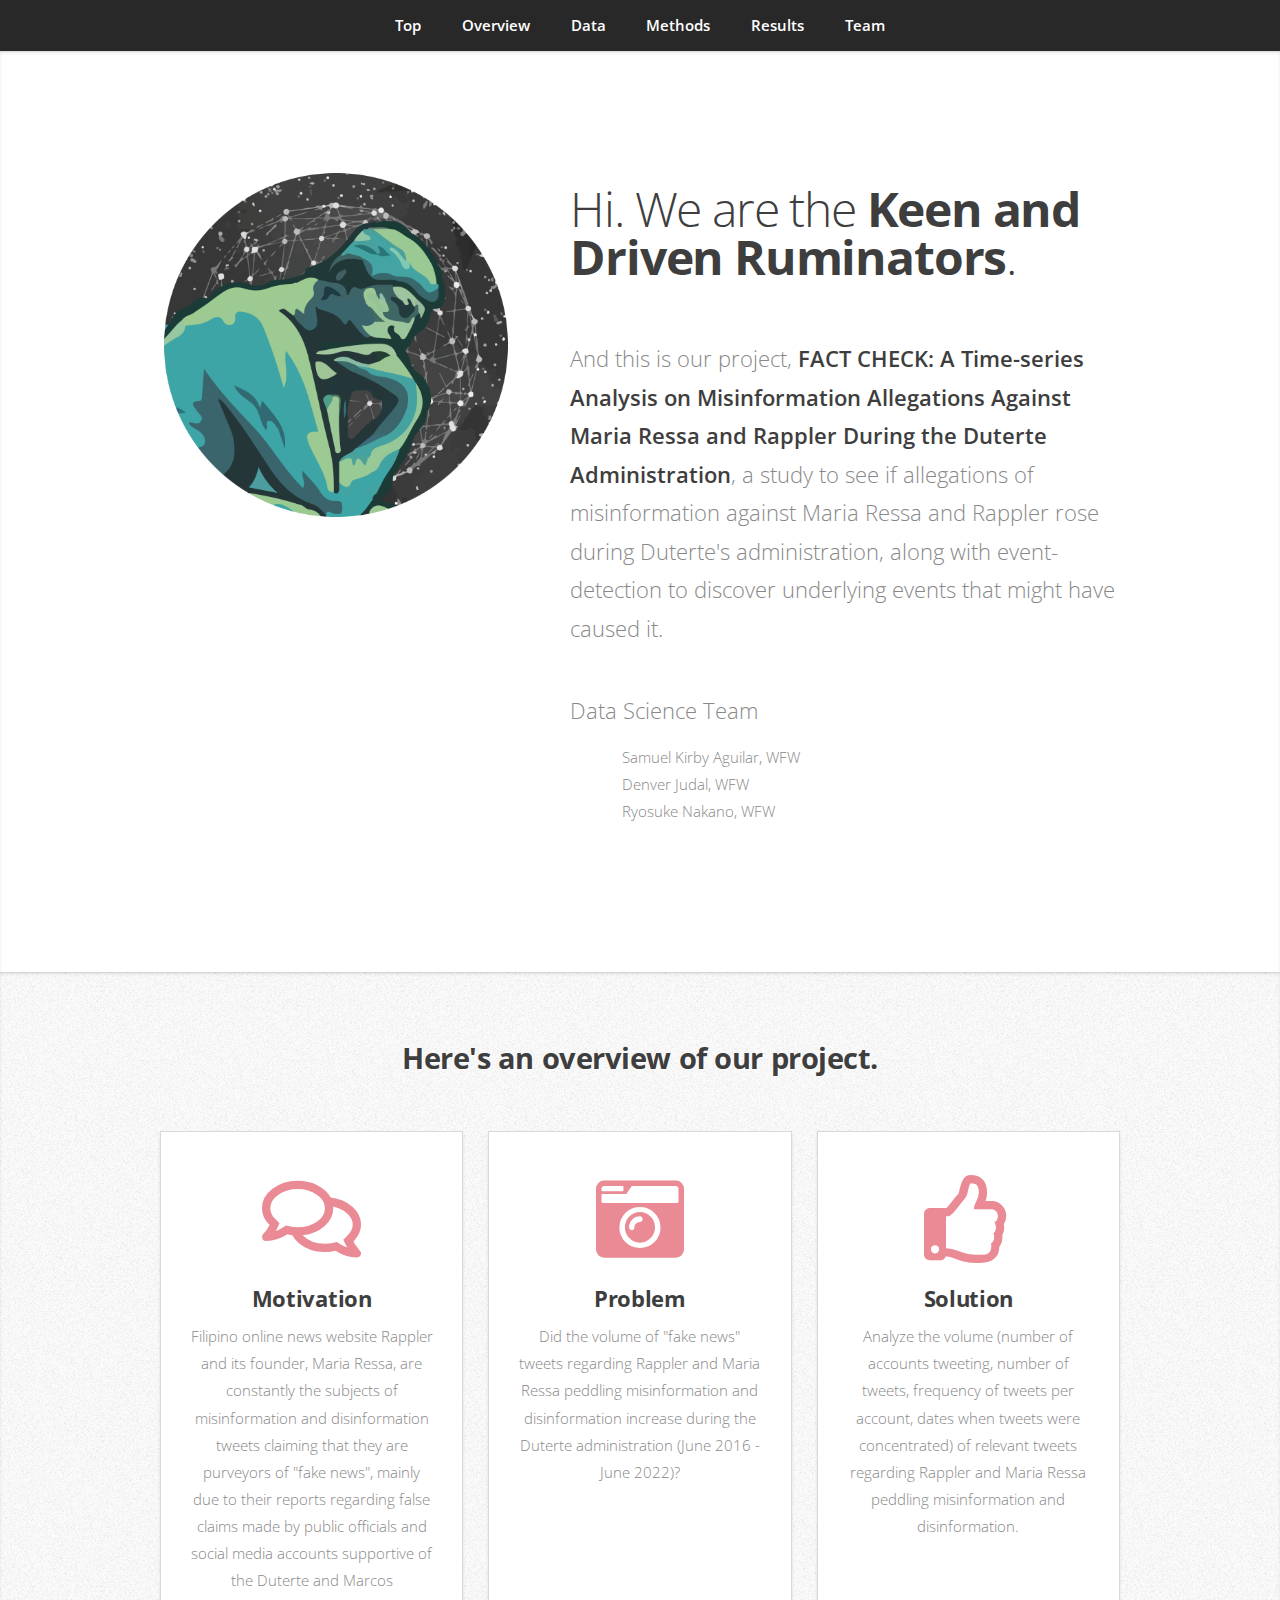
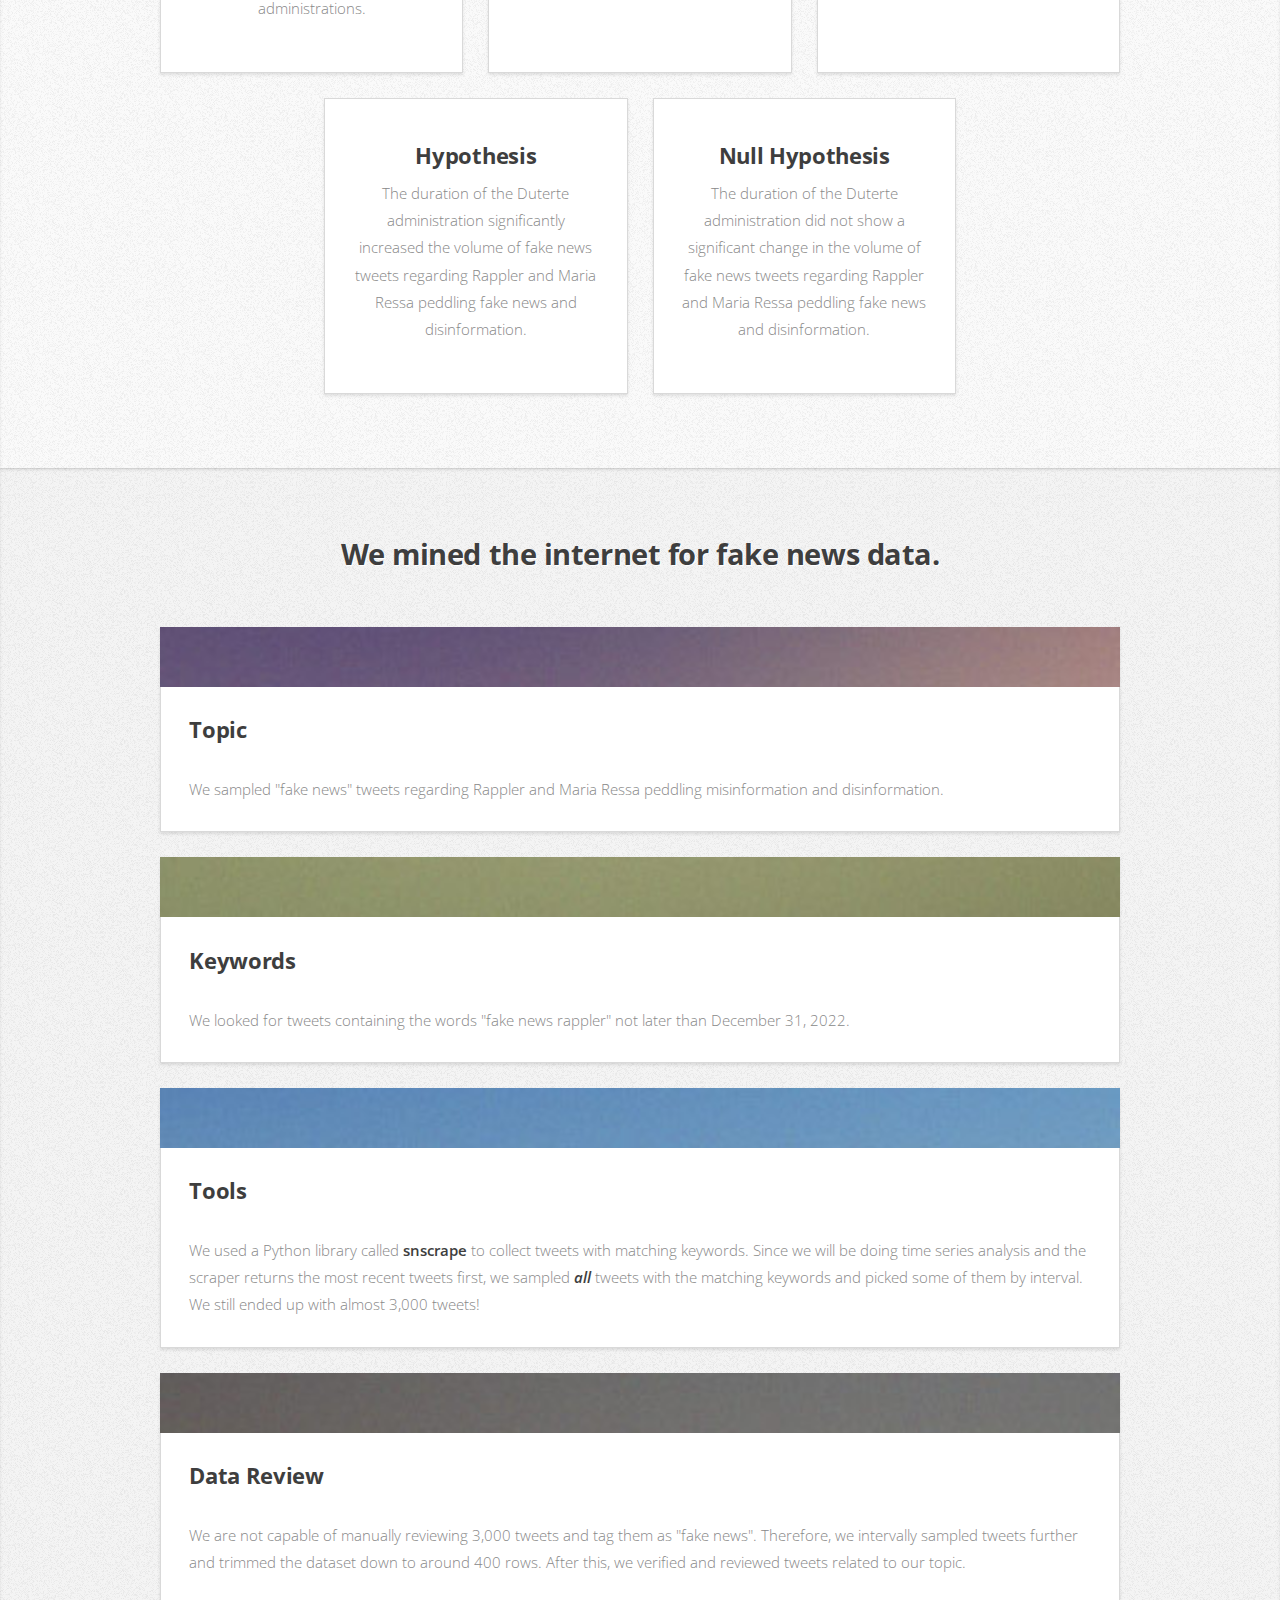
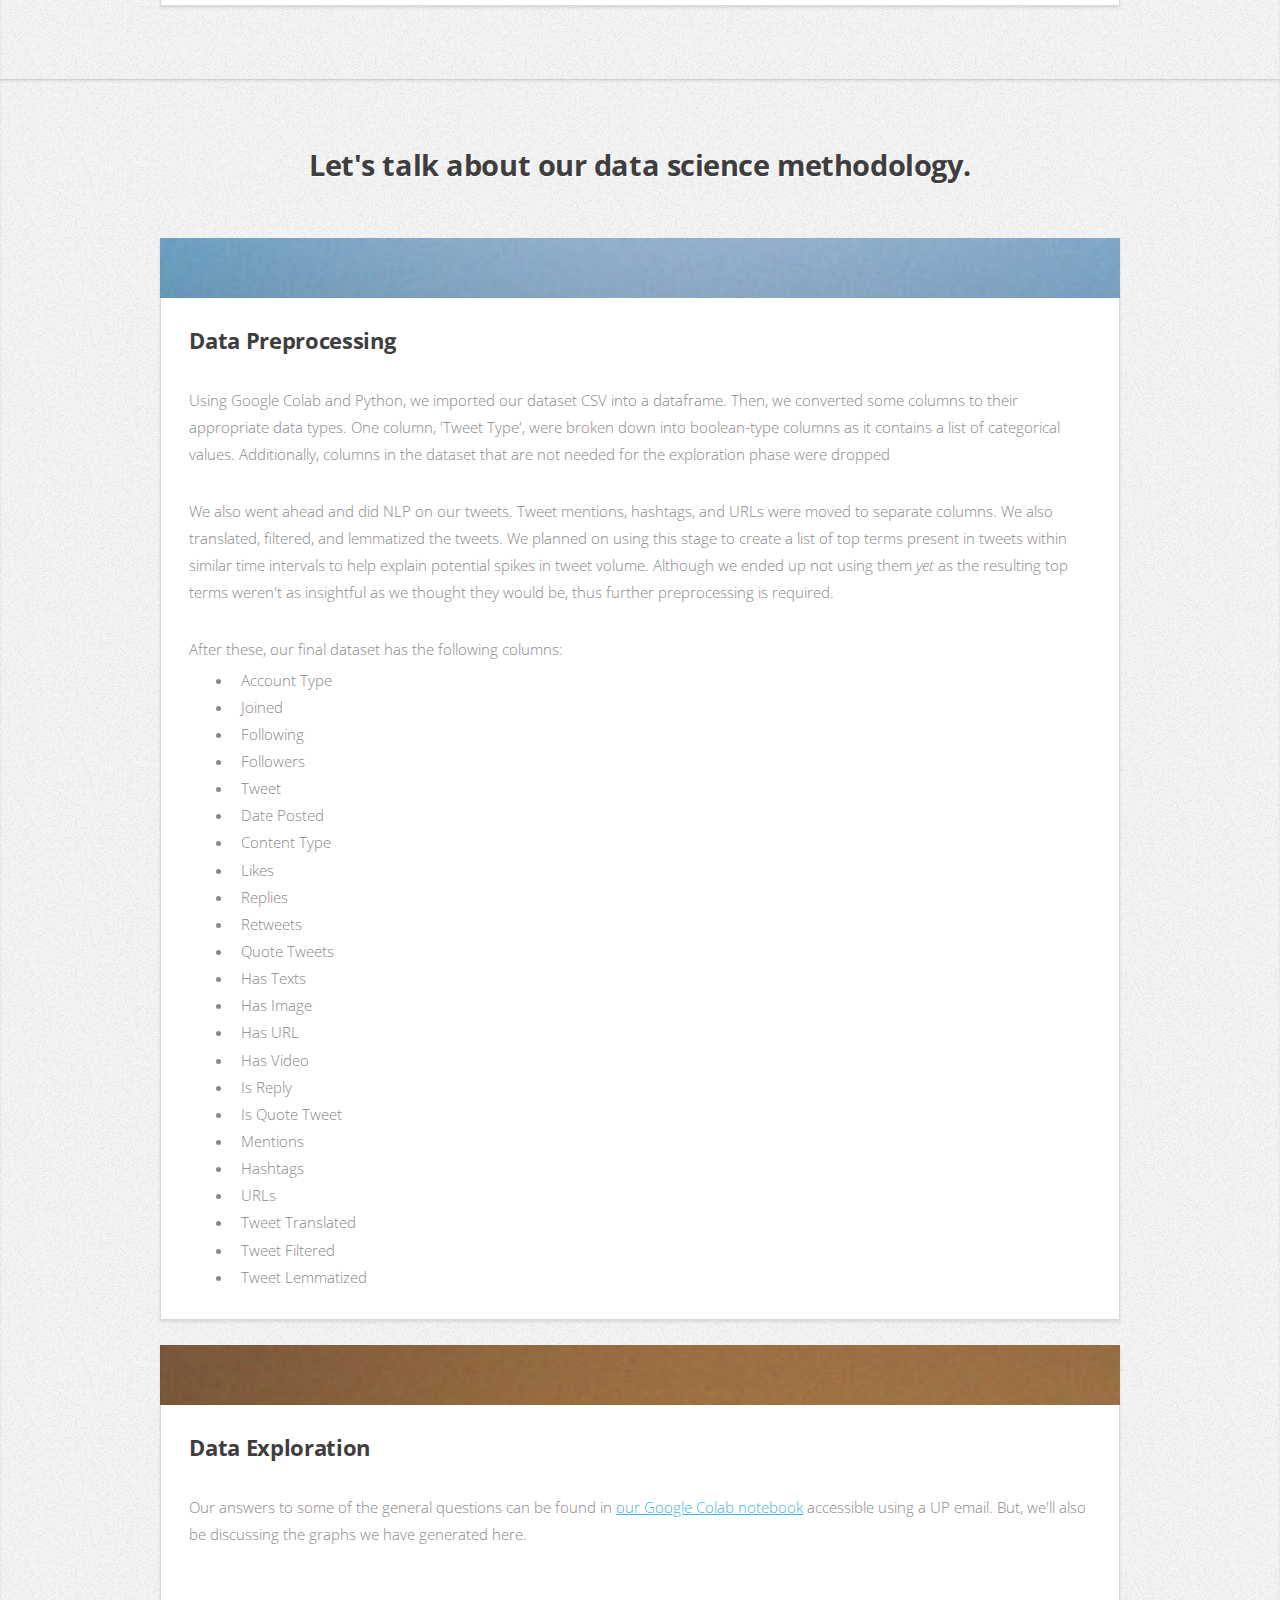
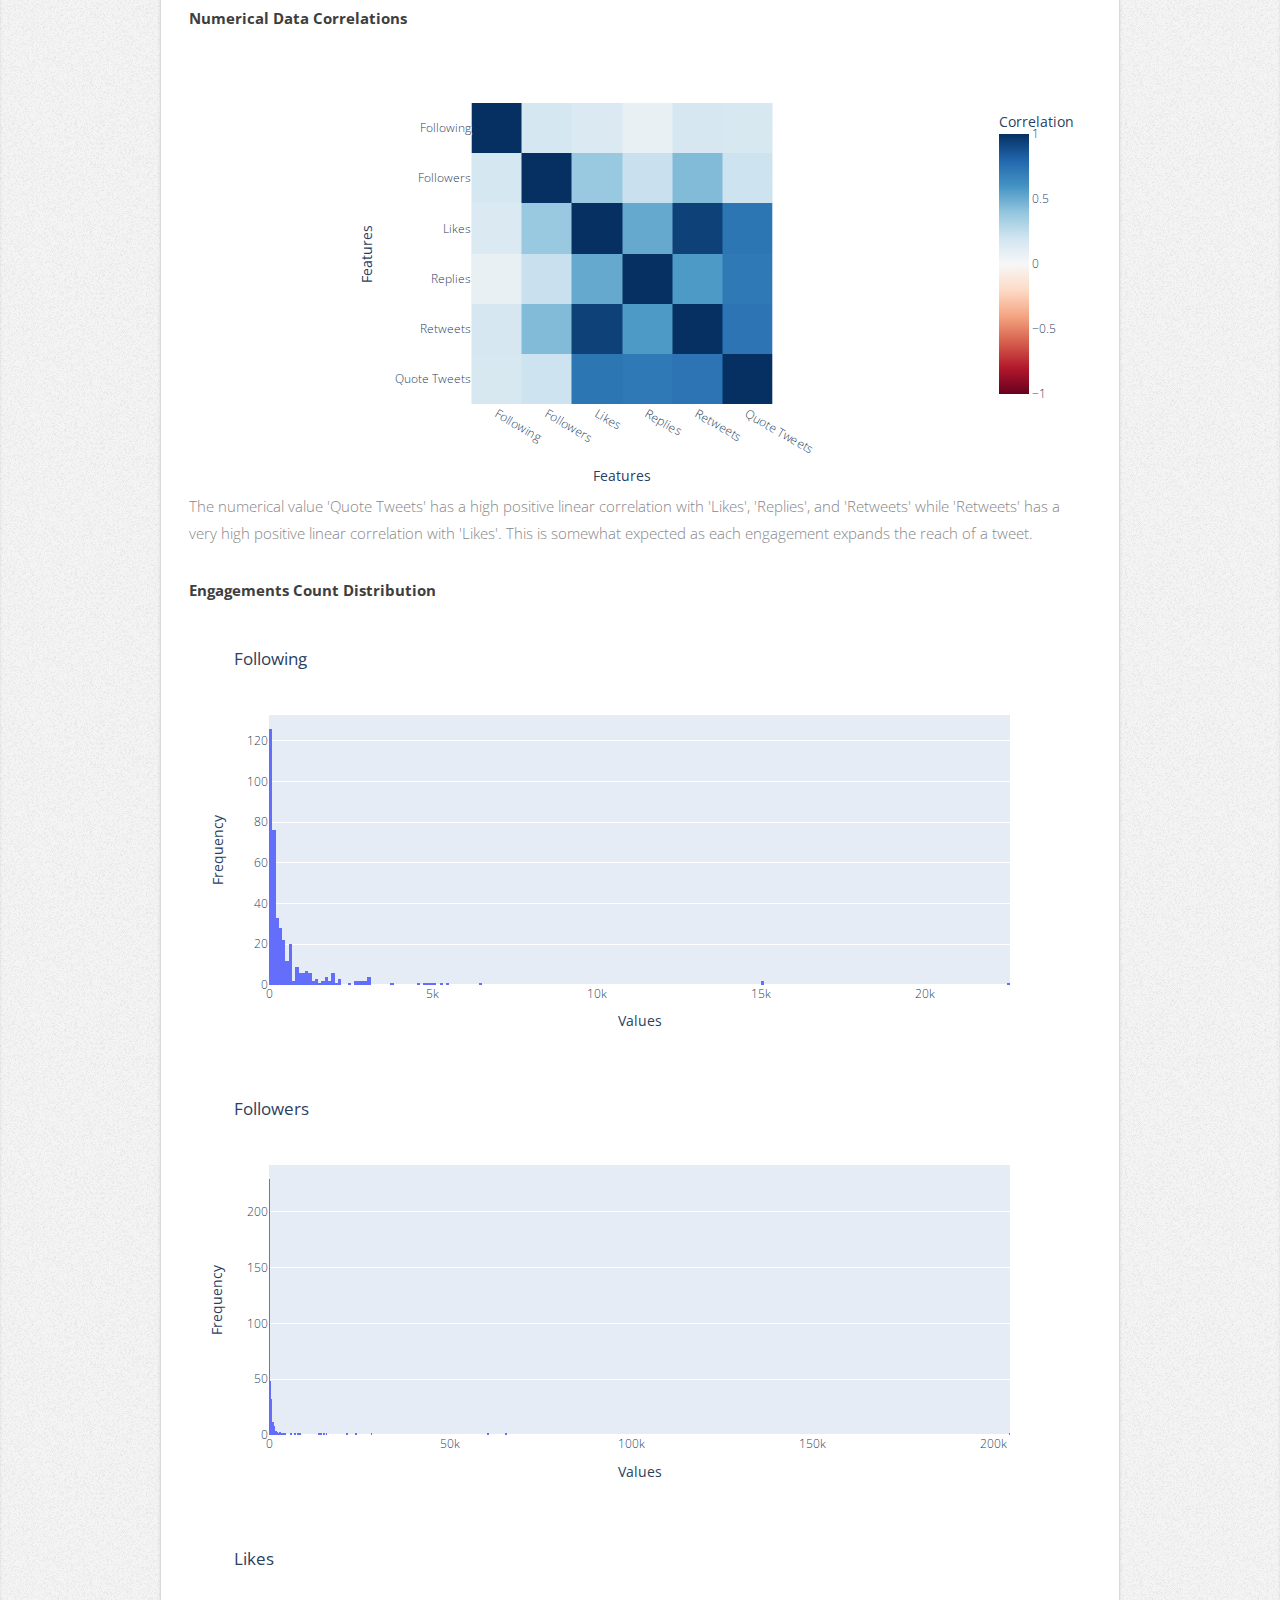
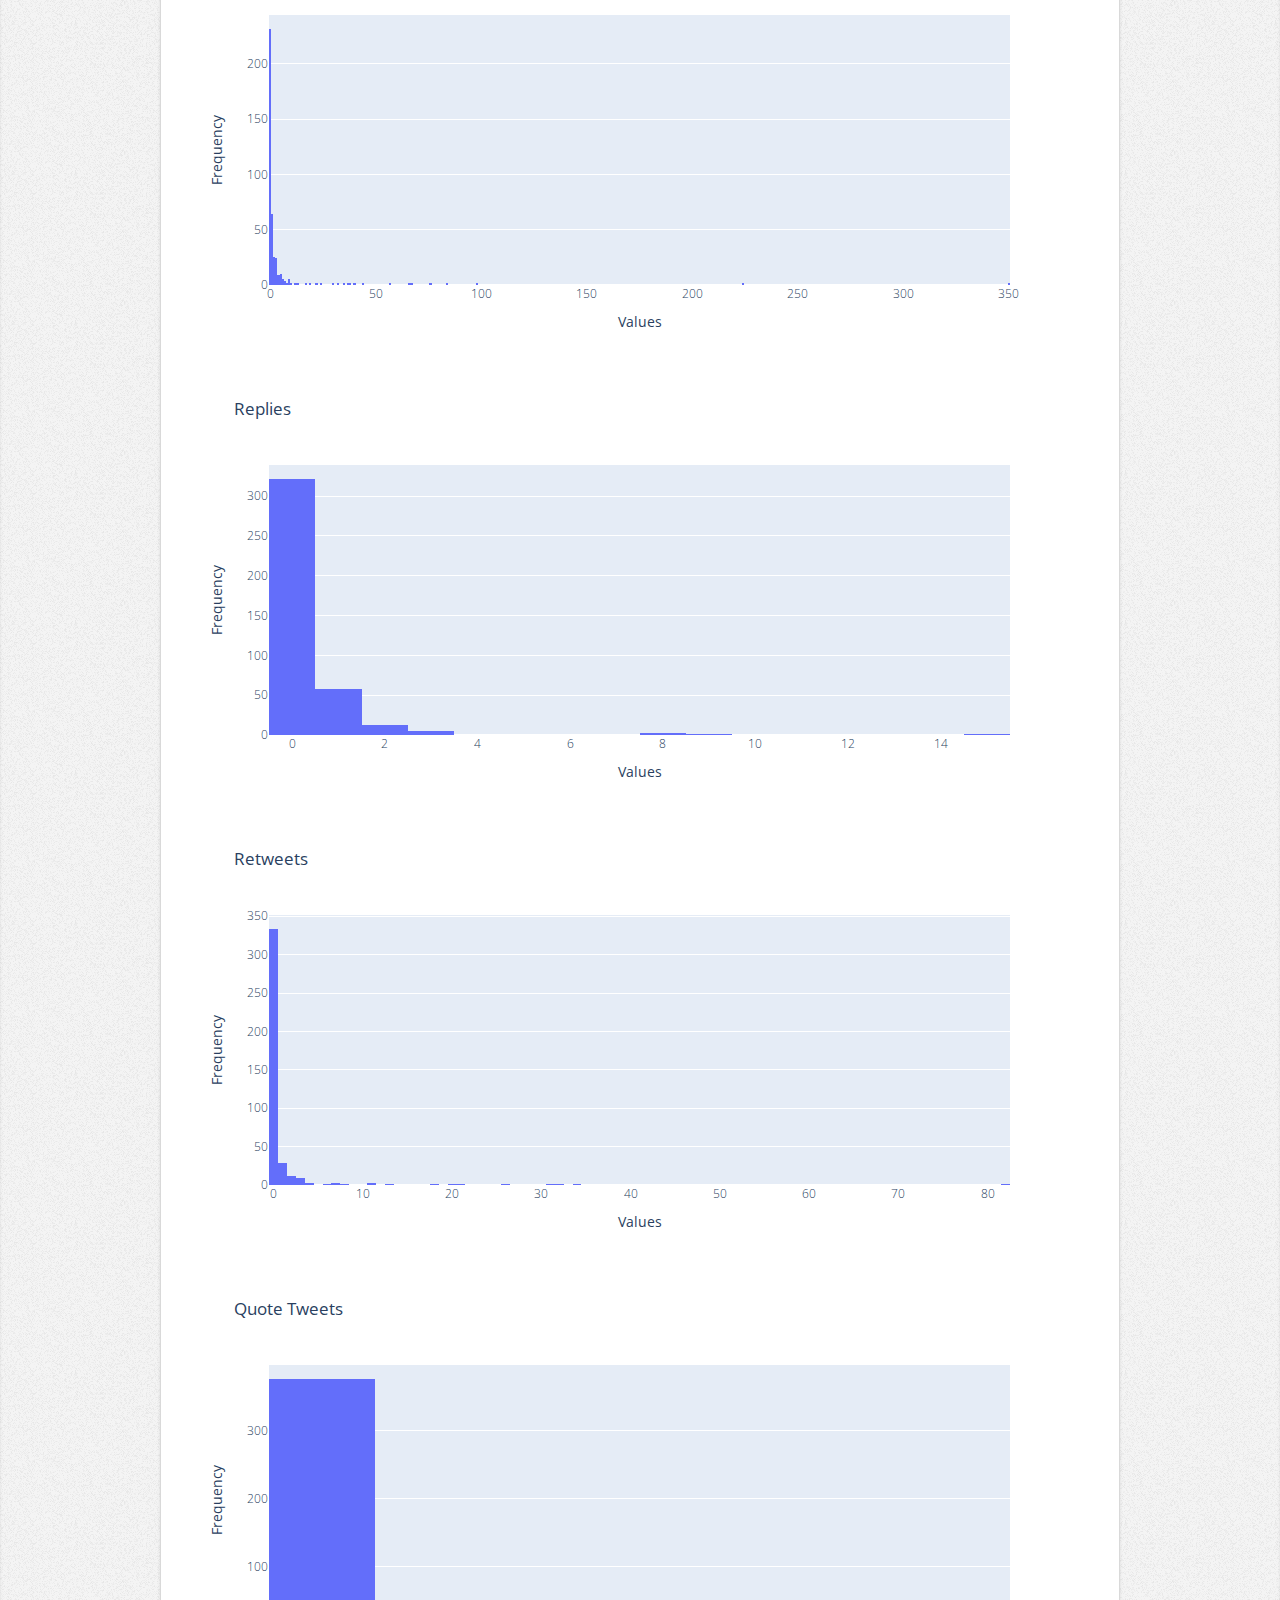
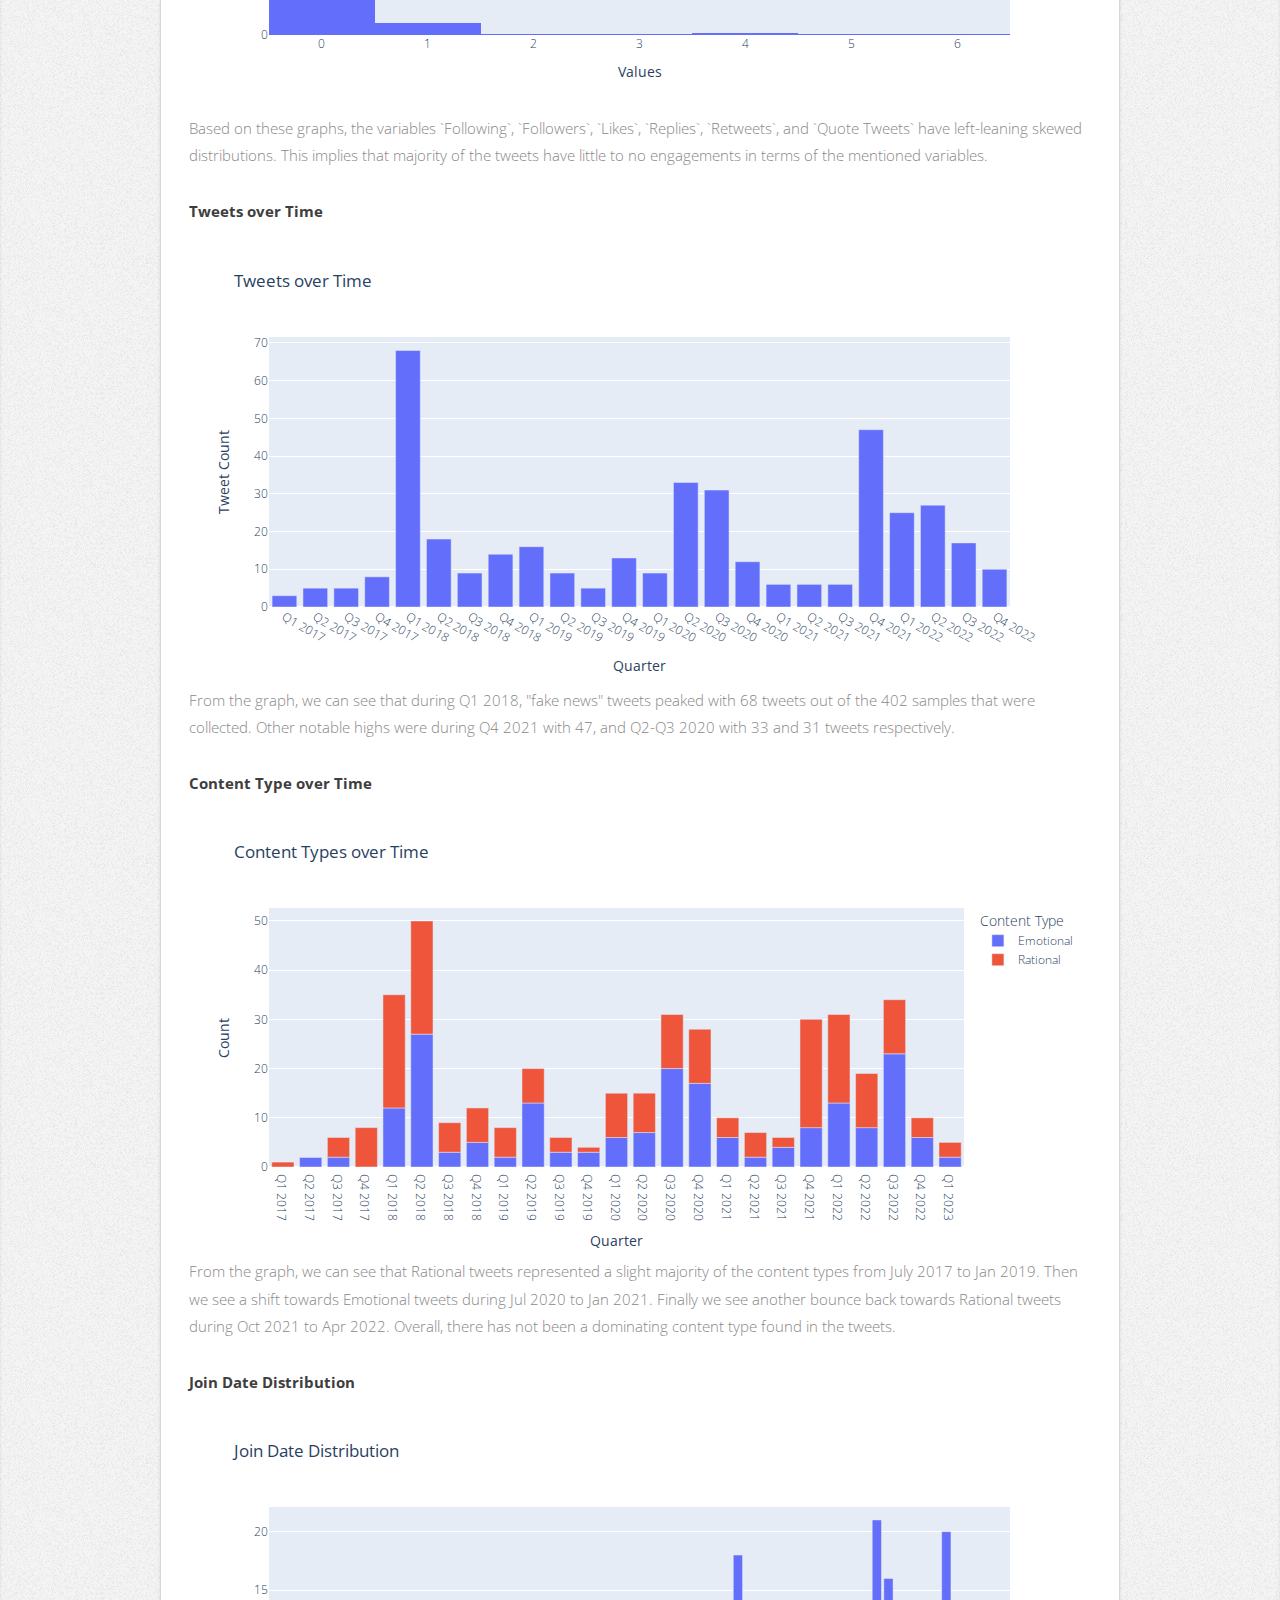
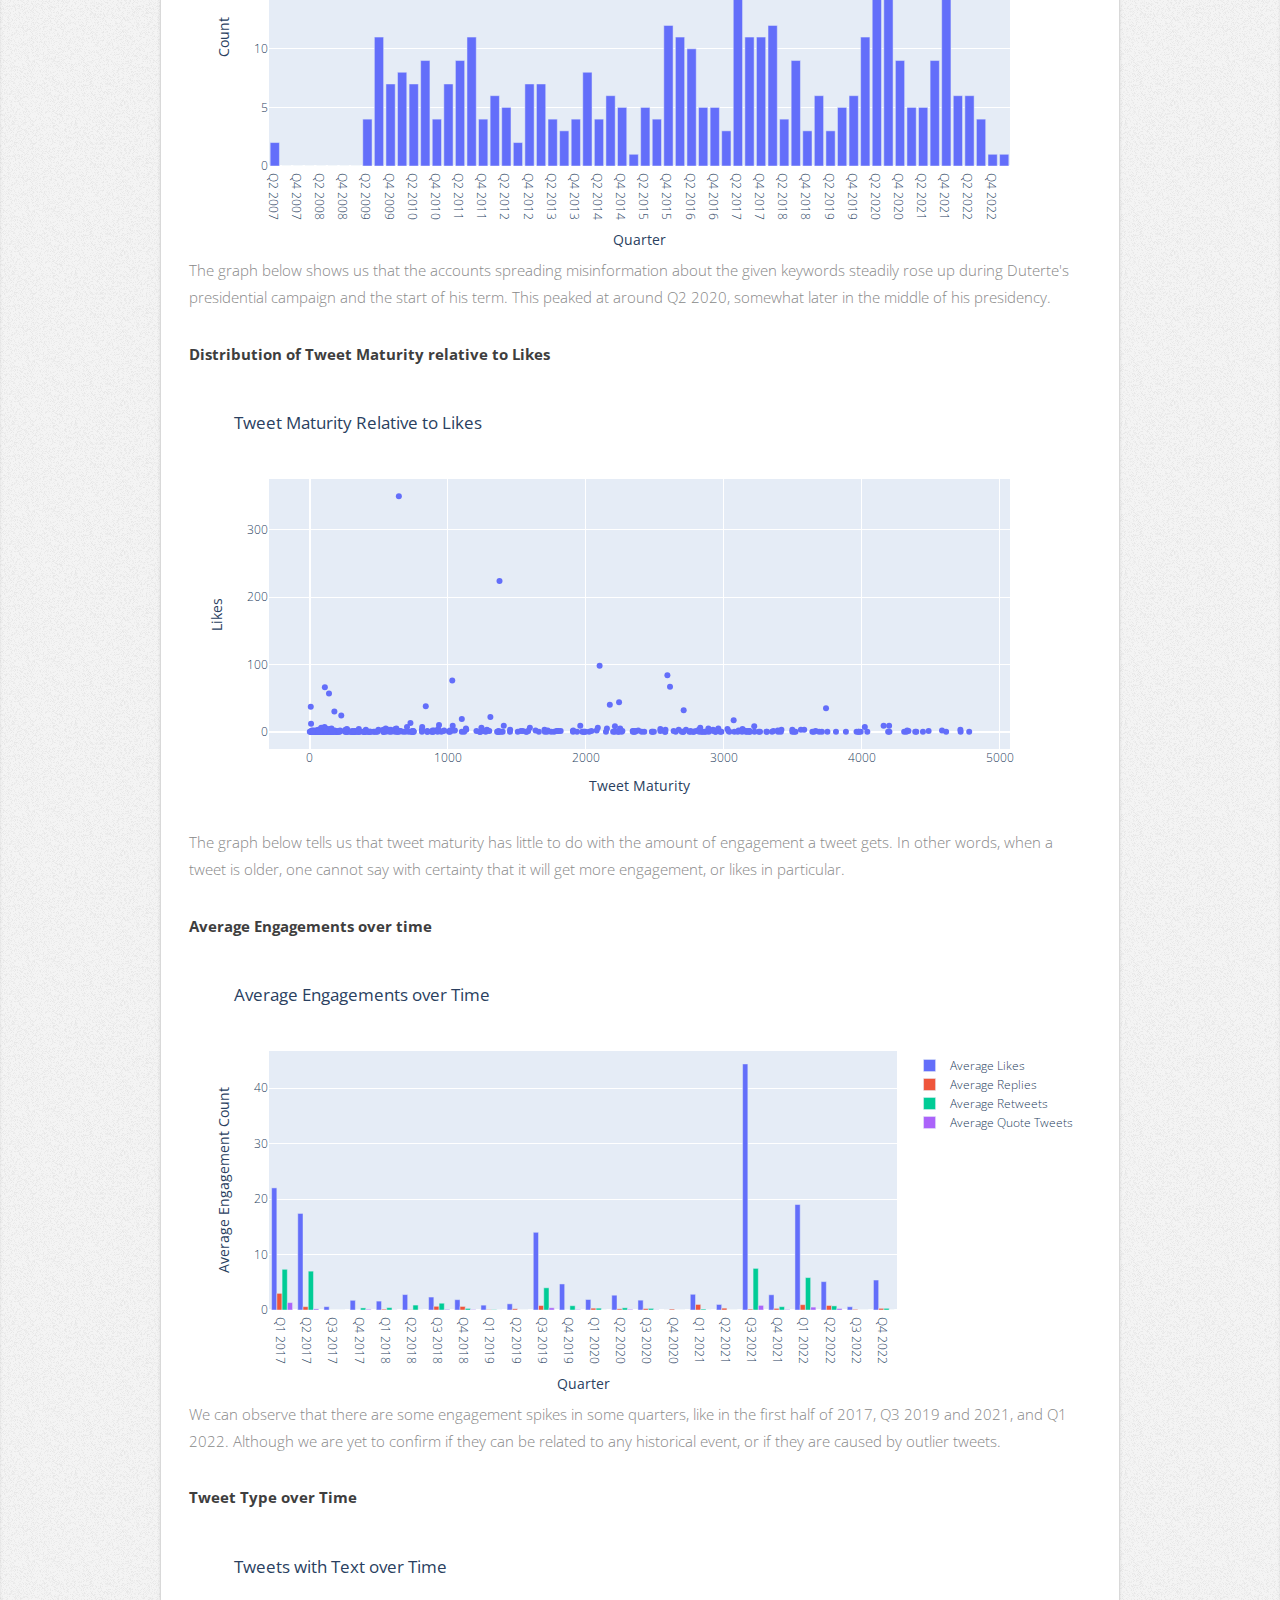
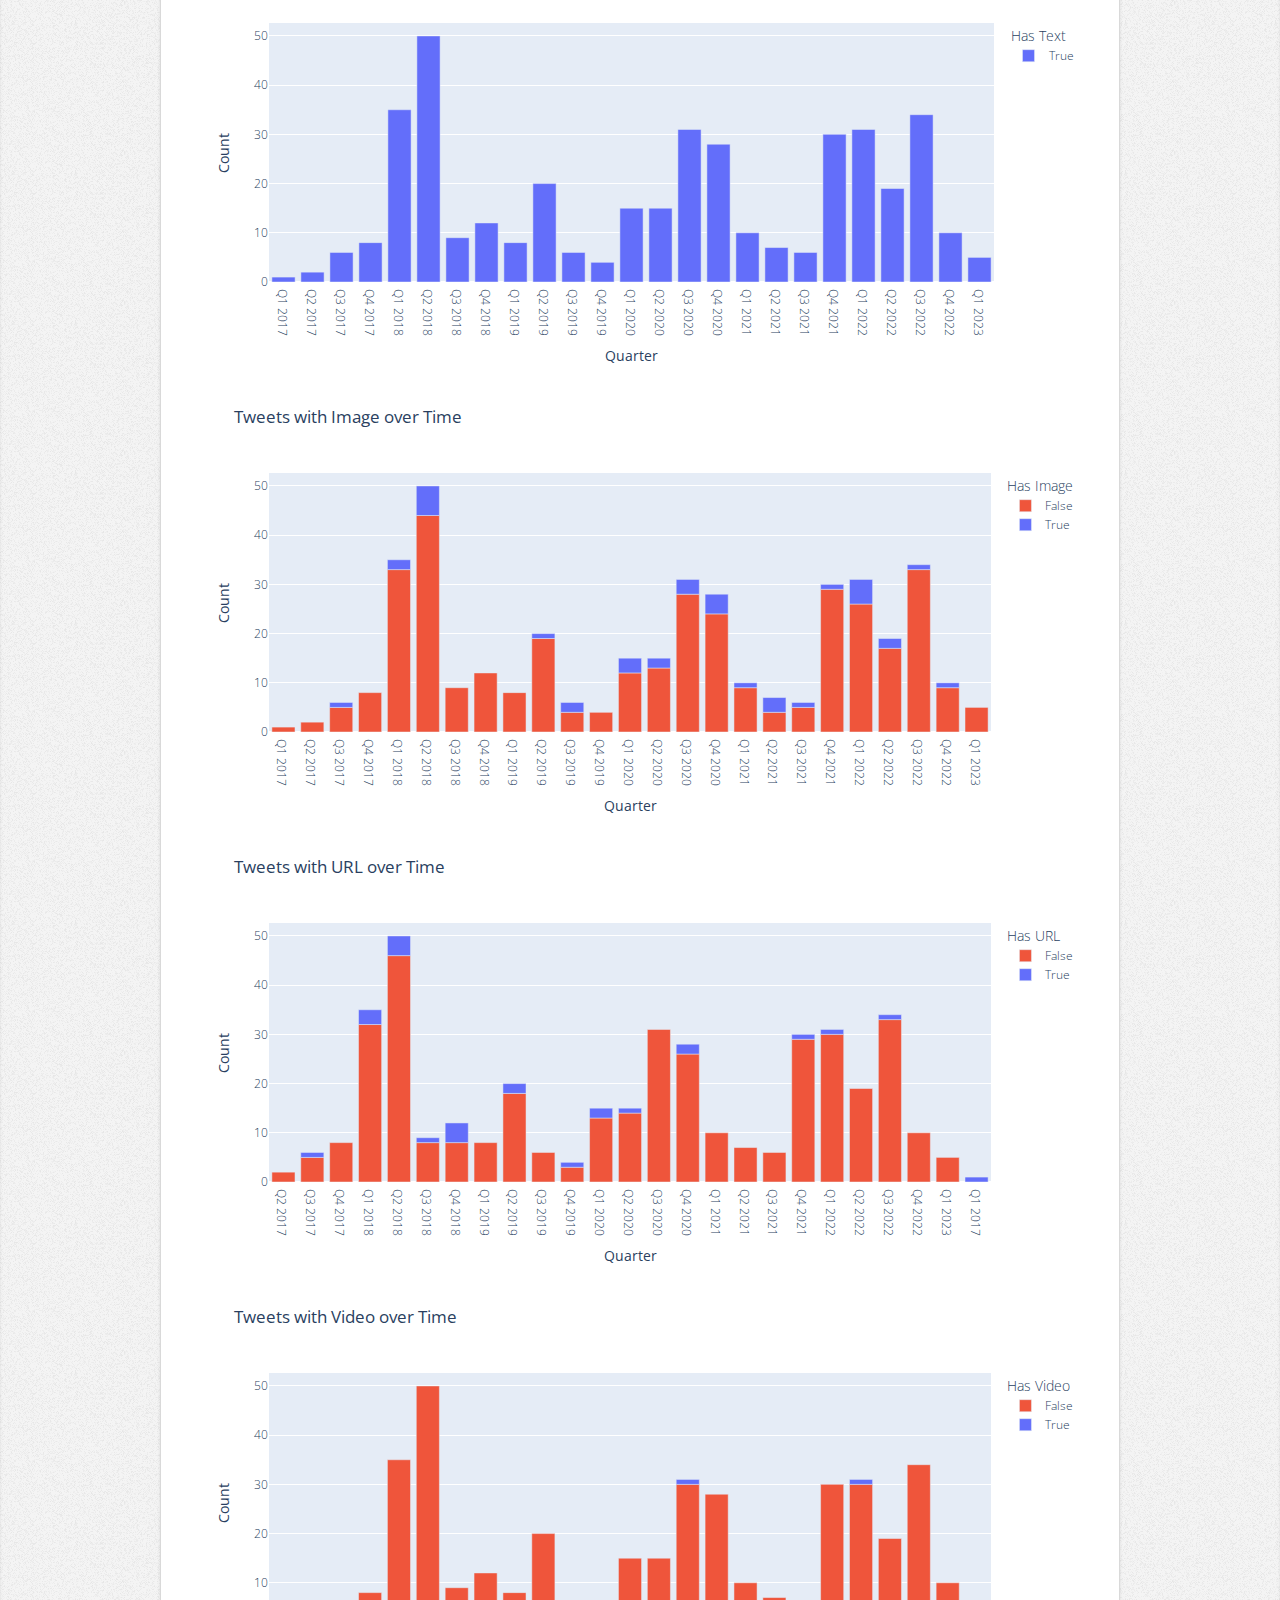
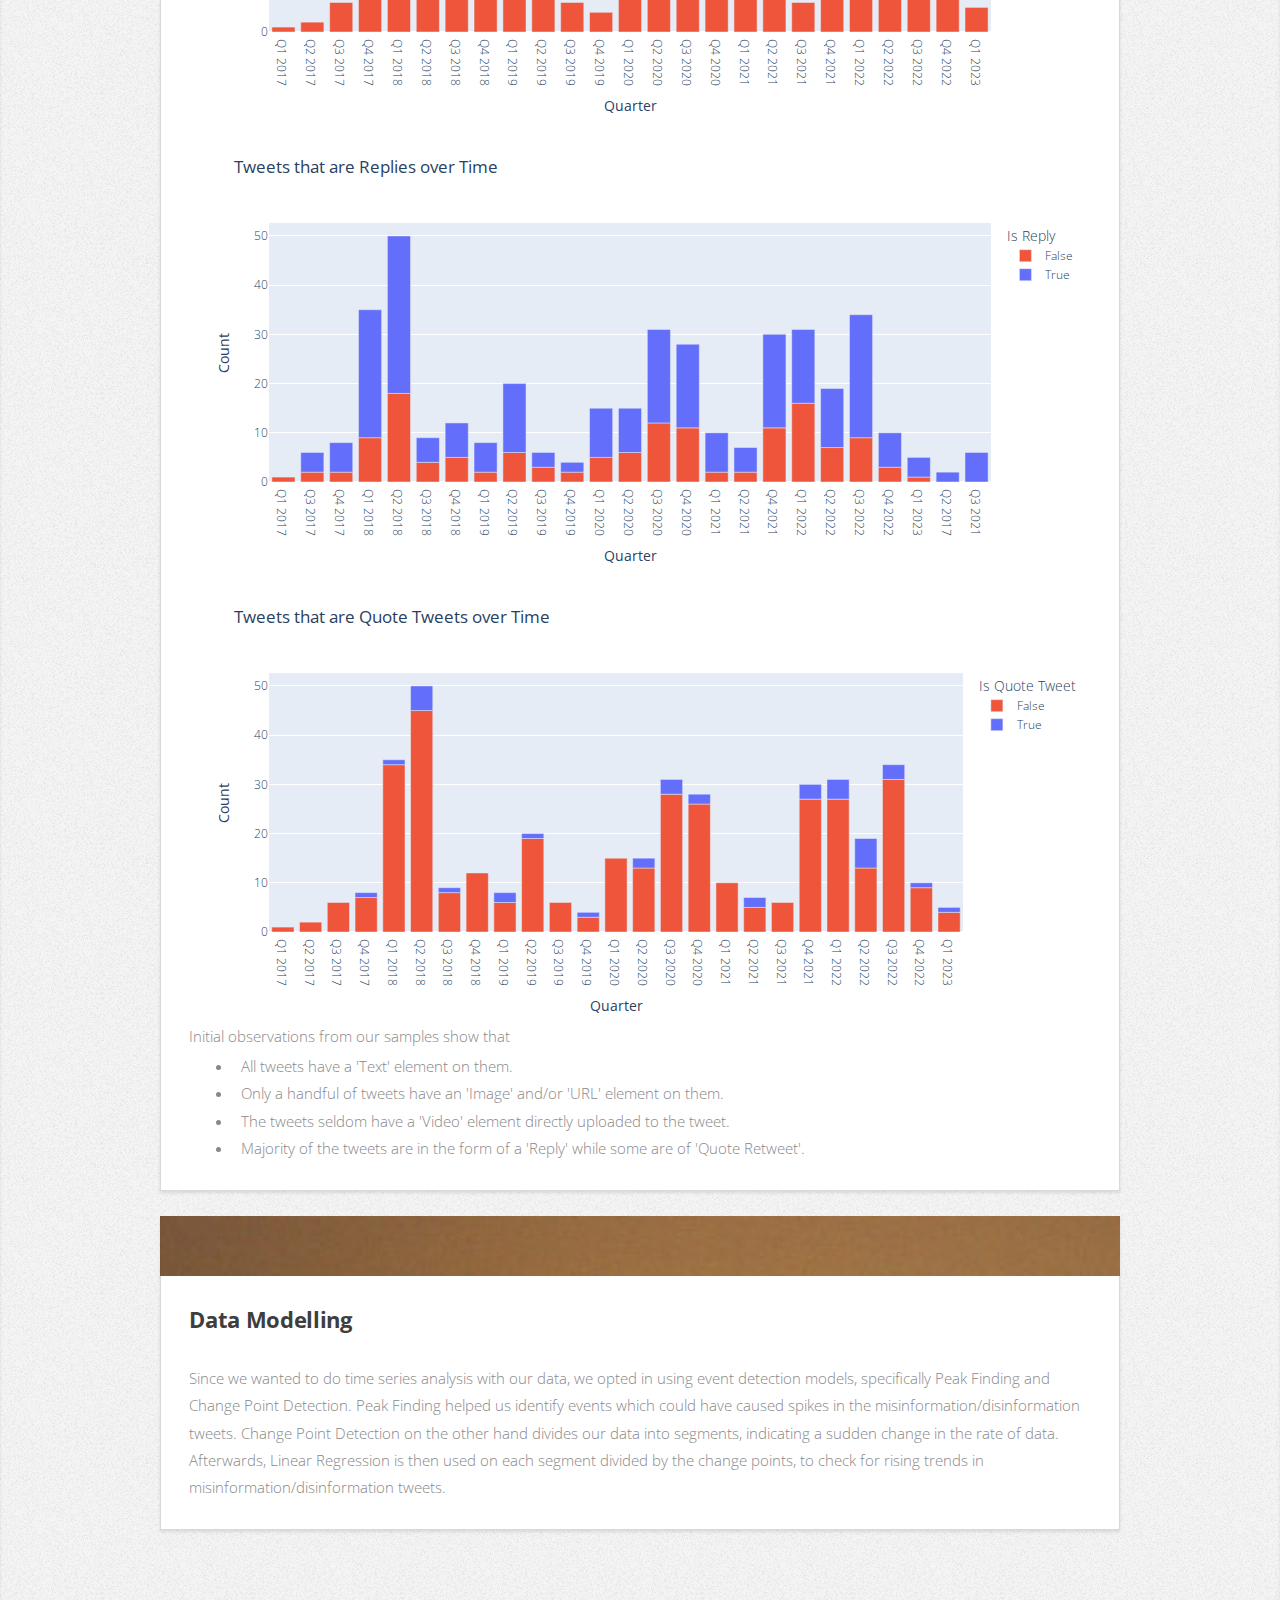
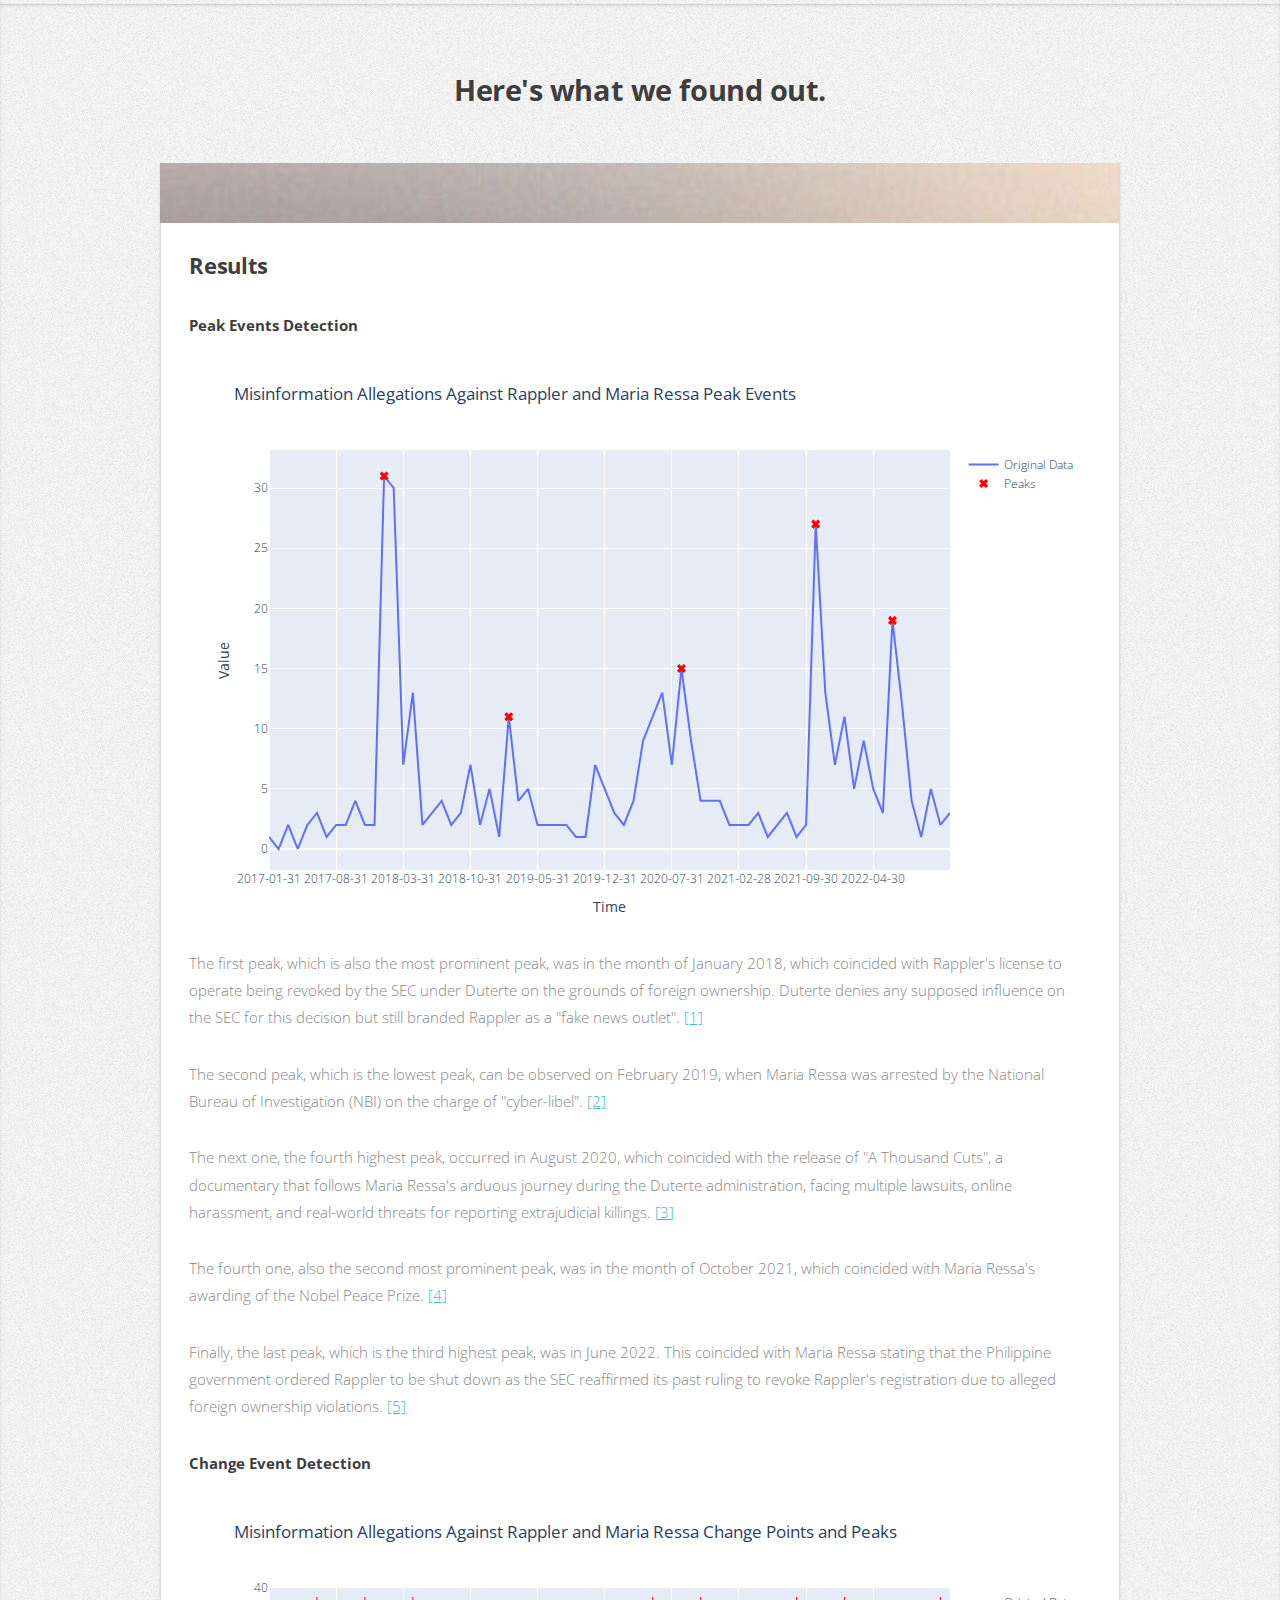
<file: index.html>
<!DOCTYPE HTML>
<!--
	Miniport by HTML5 UP
	html5up.net | @ajlkn
	Free for personal and commercial use under the CCA 3.0 license (html5up.net/license)
-->
<html>

<head>
	<title>PH Twitter Fake News Analysis</title>
	<meta charset="utf-8" />
	<meta name="viewport" content="width=device-width, initial-scale=1, user-scalable=no" />
	<link rel="stylesheet" href="assets/css/main.css" />
	<!-- Custom CSS -->
	<link rel="stylesheet" href="assets/css/custom.css">
	<!-- Plotly JS -->
	<script src="https://cdn.plot.ly/plotly-latest.min.js"></script>
</head>

<body class="is-preload">

	<!-- Nav -->
	<nav id="nav">
		<ul class="container">
			<li><a href="#top">Top</a></li>
			<li><a href="#overview">Overview</a></li>
			<li><a href="#data">Data</a></li>
			<li><a href="#methods">Methods</a></li>
			<li><a href="#results">Results</a></li>
			<li><a href="#team">Team</a></li>
		</ul>
	</nav>

	<!-- Home -->
	<article id="top" class="wrapper style1">
		<div class="container">
			<div class="row">
				<div class="col-4 col-5-large col-12-medium">
					<span class="image fit"><img src="images/team-logo.png" alt="" /></span>
				</div>
				<div class="col-8 col-7-large col-12-medium">
					<header>
						<h1>Hi. We are the <strong class="line-height-1em">Keen and Driven Ruminators</strong>.</h1>
					</header>
					<p>And this is our project, <strong>FACT CHECK: A Time-series Analysis on Misinformation Allegations Against Maria Ressa and Rappler During the Duterte Administration</strong>, a study to see if allegations of misinformation against Maria Ressa and Rappler rose during Duterte's administration, along with event-detection to discover underlying events that might have caused it.</p>
					<p>Data Science Team</p>
					<ul style="list-style-type:none; margin-top:-30px;">
						<li>Samuel Kirby Aguilar, WFW</li>
						<li>Denver Judal, WFW</li>
						<li>Ryosuke Nakano, WFW</li>
					</ul>
				</div>
			</div>
		</div>
	</article>

	<!-- Overview -->
	<article id="overview" class="wrapper style2">
		<div class="container">
			<header>
				<h2>Here's an overview of our project.</h2>
			</header>
			<div class="row aln-center">
				<div class="col-4 col-6-medium col-12-small">
					<section class="box style1">
						<span class="icon featured fa-comments"></span>
						<h3>Motivation</h3>
						<p>
							Filipino online news website Rappler and its founder, Maria Ressa, are constantly the
							subjects of misinformation and disinformation tweets claiming that they are purveyors of
							"fake news", mainly due to their reports regarding false claims made by public officials and
							social media accounts supportive of the Duterte and Marcos administrations.
						</p>
					</section>
				</div>
				<div class="col-4 col-6-medium col-12-small">
					<section class="box style1">
						<span class="icon solid featured fa-camera-retro"></span>
						<h3>Problem</h3>
						<p>
							Did the volume of "fake news" tweets regarding Rappler and Maria Ressa peddling
							misinformation and disinformation increase during the Duterte administration (June 2016 -
							June 2022)?
						</p>
					</section>
				</div>
				<div class="col-4 col-6-medium col-12-small">
					<section class="box style1">
						<span class="icon featured fa-thumbs-up"></span>
						<h3>Solution</h3>
						<p>Analyze the volume (number of accounts tweeting, number of tweets, frequency of tweets per
							account, dates when tweets were concentrated) of relevant tweets regarding Rappler and Maria
							Ressa peddling misinformation and disinformation.</p>
					</section>
				</div>
				<div class="col-4 col-6-medium col-12-small">
					<section class="box style1">
						<!-- <span class="icon featured fa-thumbs-up"></span> -->
						<h3>Hypothesis</h3>
						<p>The duration of the Duterte administration significantly increased the volume of fake news
							tweets regarding Rappler and Maria Ressa peddling fake news and disinformation.</p>
					</section>
				</div>
				<div class="col-4 col-6-medium col-12-small">
					<section class="box style1">
						<!-- <span class="icon featured fa-thumbs-down"></span> -->
						<h3>Null Hypothesis</h3>
						<p>The duration of the Duterte administration did not show a significant change in the volume of
							fake news tweets regarding Rappler and Maria Ressa peddling fake news and disinformation.
						</p>
					</section>
				</div>
			</div>
			<!-- <footer>
				<a href="#portfolio" class="button large scrolly">Let's take a look at our data</a>
			</footer> -->
		</div>
	</article>

	<!-- Data -->
	<article id="data" class="wrapper style3">
		<div class="container">
			<header>
				<h2>We mined the internet for fake news data.</h2>
			</header>
			<div class="row">
				<div class="col-12">
					<article class="box style2 text-align-left">
						<a href="#" class="image featured"><img src="images/pic01.jpg" alt="" /></a>
						<h3><a href="#">Topic</a></h3>
						<br>
						<p>We sampled "fake news" tweets regarding Rappler and Maria Ressa peddling misinformation and
							disinformation.</p>
					</article>
				</div>
				<div class="col-12">
					<article class="box style2 text-align-left">
						<a href="#" class="image featured"><img src="images/pic02.jpg" alt="" /></a>
						<h3><a href="#">Keywords</a></h3>
						<br>
						<p>We looked for tweets containing the words "fake news rappler" not later than December 31,
							2022.</p>
					</article>
				</div>
				<div class="col-12">
					<article class="box style2 text-align-left">
						<a href="#" class="image featured"><img src="images/pic03.jpg" alt="" /></a>
						<h3><a href="#">Tools</a></h3>
						<br>
						<p>
							We used a Python library called <b>snscrape</b> to collect tweets with matching keywords.
							Since we will be doing time series analysis and the scraper returns the most recent tweets
							first, we sampled <i><b>all</b></i> tweets with the matching keywords and picked some of
							them by interval.
							We still ended up with almost 3,000 tweets!
						</p>
					</article>
				</div>
				<div class="col-12">
					<article class="box style2 text-align-left">
						<a href="#" class="image featured"><img src="images/pic04.jpg" alt="" /></a>
						<h3><a href="#">Data Review</a></h3>
						<br>
						<p>
							We are not capable of manually reviewing 3,000 tweets and tag them as "fake news".
							Therefore, we intervally sampled tweets further and trimmed the dataset down to around 400
							rows.
							After this, we verified and reviewed tweets related to our topic.
						</p>
					</article>
				</div>
			</div>
			<!-- <footer>
						<p>Lorem ipsum dolor sit sapien vestibulum ipsum primis?</p>
					</footer> -->
		</div>
	</article>

	<!-- Methods -->
	<article id="methods" class="wrapper style3">
		<div class="container">
			<header>
				<h2>Let's talk about our data science methodology.</h2>
				<!-- <p>Proin odio consequat  sapien vestibulum consequat lorem dolore feugiat.</p> -->
			</header>
			<div class="row">
				<div class="col-12">
					<article class="box style2 text-align-left">
						<a href="#" class="image featured"><img src="images/pic05.jpg" alt="" /></a>
						<h3><a href="#">Data Preprocessing</a></h3>
						<br>
						<p>
							Using Google Colab and Python, we imported our dataset CSV into a dataframe.
							Then, we converted some columns to their appropriate data types.
							One column, 'Tweet Type', were broken down into boolean-type columns as it contains a list
							of categorical values.
							Additionally, columns in the dataset that are not needed for the exploration phase were
							dropped
						</p>
						<p>
							We also went ahead and did NLP on our tweets.
							Tweet mentions, hashtags, and URLs were moved to separate columns.
							We also translated, filtered, and lemmatized the tweets.
							We planned on using this stage to create a list of top terms present in tweets within
							similar time intervals to help explain potential spikes in tweet volume.
							Although we ended up not using them <i>yet</i> as the resulting top terms weren't as
							insightful as we thought they would be, thus further preprocessing is required.
						</p>
						<p class="margin-bottom-1em">
							After these, our final dataset has the following columns:
						</p>
						<ul>
							<li>Account Type</li>
							<li>Joined</li>
							<li>Following</li>
							<li>Followers</li>
							<li>Tweet</li>
							<li>Date Posted</li>
							<li>Content Type</li>
							<li>Likes</li>
							<li>Replies</li>
							<li>Retweets</li>
							<li>Quote Tweets</li>
							<li>Has Texts</li>
							<li>Has Image</li>
							<li>Has URL</li>
							<li>Has Video</li>
							<li>Is Reply</li>
							<li>Is Quote Tweet</li>
							<li>Mentions</li>
							<li>Hashtags</li>
							<li>URLs</li>
							<li>Tweet Translated</li>
							<li>Tweet Filtered</li>
							<li>Tweet Lemmatized</li>
						</ul>
					</article>
				</div>
				<div class="col-12">
					<article class="box style2 text-align-left">
						<a href="#" class="image featured"><img src="images/pic06.jpg" alt="" /></a>
						<h3><a href="#">Data Exploration</a></h3>
						<br>
						<p>
							Our answers to some of the general questions can be found in
							<a
								href="https://colab.research.google.com/drive/1Lk4oVF7k0ElBHhELBrL_BQRnZ4_D-VnQ?usp=sharing">our
								Google Colab notebook</a>
							accessible using a UP email. But, we'll also be discussing the graphs we have generated here.
						</p>
						<br>
						<h4><a href="#">Numerical Data Correlations</a></h4>
						<div>
							<div id="763bbdbb-afde-4c24-8e71-83c9dcfd68a1" class="plotly-graph-div"
								style="height:100%; width:100%;"></div>
							<script type="text/javascript">
								window.PLOTLYENV = window.PLOTLYENV || {}; if (document.getElementById("763bbdbb-afde-4c24-8e71-83c9dcfd68a1")) { Plotly.newPlot("763bbdbb-afde-4c24-8e71-83c9dcfd68a1", [{ "coloraxis": "coloraxis", "hovertemplate": "Features: %{x}<br>Features: %{y}<br>Correlation: %{z}<extra></extra>", "name": "0", "x": ["Following", "Followers", "Likes", "Replies", "Retweets", "Quote Tweets"], "xaxis": "x", "y": ["Following", "Followers", "Likes", "Replies", "Retweets", "Quote Tweets"], "yaxis": "y", "z": [[1.0, 0.18118939445128018, 0.15468289698567123, 0.08053137361112755, 0.17294120361788798, 0.16230636600722434], [0.18118939445128018, 1.0, 0.37621076740040027, 0.2263904278481207, 0.44145749303107795, 0.2121153985117893], [0.15468289698567123, 0.37621076740040027, 1.0, 0.5104243927296612, 0.9382829204846408, 0.7294075119648896], [0.08053137361112755, 0.2263904278481207, 0.5104243927296612, 1.0, 0.5714817531410542, 0.7152435622766473], [0.17294120361788798, 0.44145749303107795, 0.9382829204846408, 0.5714817531410542, 1.0, 0.7375001833553168], [0.16230636600722434, 0.2121153985117893, 0.7294075119648896, 0.7152435622766473, 0.7375001833553168, 1.0]], "type": "heatmap" }], { "coloraxis": { "cmax": 1, "cmin": -1, "colorbar": { "title": { "text": "Correlation" } }, "colorscale": [[0.0, "rgb(103,0,31)"], [0.1, "rgb(178,24,43)"], [0.2, "rgb(214,96,77)"], [0.3, "rgb(244,165,130)"], [0.4, "rgb(253,219,199)"], [0.5, "rgb(247,247,247)"], [0.6, "rgb(209,229,240)"], [0.7, "rgb(146,197,222)"], [0.8, "rgb(67,147,195)"], [0.9, "rgb(33,102,172)"], [1.0, "rgb(5,48,97)"]] }, "margin": { "t": 60 }, "template": { "data": { "barpolar": [{ "marker": { "line": { "color": "#E5ECF6", "width": 0.5 }, "pattern": { "fillmode": "overlay", "size": 10, "solidity": 0.2 } }, "type": "barpolar" }], "bar": [{ "error_x": { "color": "#2a3f5f" }, "error_y": { "color": "#2a3f5f" }, "marker": { "line": { "color": "#E5ECF6", "width": 0.5 }, "pattern": { "fillmode": "overlay", "size": 10, "solidity": 0.2 } }, "type": "bar" }], "carpet": [{ "aaxis": { "endlinecolor": "#2a3f5f", "gridcolor": "white", "linecolor": "white", "minorgridcolor": "white", "startlinecolor": "#2a3f5f" }, "baxis": { "endlinecolor": "#2a3f5f", "gridcolor": "white", "linecolor": "white", "minorgridcolor": "white", "startlinecolor": "#2a3f5f" }, "type": "carpet" }], "choropleth": [{ "colorbar": { "outlinewidth": 0, "ticks": "" }, "type": "choropleth" }], "contourcarpet": [{ "colorbar": { "outlinewidth": 0, "ticks": "" }, "type": "contourcarpet" }], "contour": [{ "colorbar": { "outlinewidth": 0, "ticks": "" }, "colorscale": [[0.0, "#0d0887"], [0.1111111111111111, "#46039f"], [0.2222222222222222, "#7201a8"], [0.3333333333333333, "#9c179e"], [0.4444444444444444, "#bd3786"], [0.5555555555555556, "#d8576b"], [0.6666666666666666, "#ed7953"], [0.7777777777777778, "#fb9f3a"], [0.8888888888888888, "#fdca26"], [1.0, "#f0f921"]], "type": "contour" }], "heatmapgl": [{ "colorbar": { "outlinewidth": 0, "ticks": "" }, "colorscale": [[0.0, "#0d0887"], [0.1111111111111111, "#46039f"], [0.2222222222222222, "#7201a8"], [0.3333333333333333, "#9c179e"], [0.4444444444444444, "#bd3786"], [0.5555555555555556, "#d8576b"], [0.6666666666666666, "#ed7953"], [0.7777777777777778, "#fb9f3a"], [0.8888888888888888, "#fdca26"], [1.0, "#f0f921"]], "type": "heatmapgl" }], "heatmap": [{ "colorbar": { "outlinewidth": 0, "ticks": "" }, "colorscale": [[0.0, "#0d0887"], [0.1111111111111111, "#46039f"], [0.2222222222222222, "#7201a8"], [0.3333333333333333, "#9c179e"], [0.4444444444444444, "#bd3786"], [0.5555555555555556, "#d8576b"], [0.6666666666666666, "#ed7953"], [0.7777777777777778, "#fb9f3a"], [0.8888888888888888, "#fdca26"], [1.0, "#f0f921"]], "type": "heatmap" }], "histogram2dcontour": [{ "colorbar": { "outlinewidth": 0, "ticks": "" }, "colorscale": [[0.0, "#0d0887"], [0.1111111111111111, "#46039f"], [0.2222222222222222, "#7201a8"], [0.3333333333333333, "#9c179e"], [0.4444444444444444, "#bd3786"], [0.5555555555555556, "#d8576b"], [0.6666666666666666, "#ed7953"], [0.7777777777777778, "#fb9f3a"], [0.8888888888888888, "#fdca26"], [1.0, "#f0f921"]], "type": "histogram2dcontour" }], "histogram2d": [{ "colorbar": { "outlinewidth": 0, "ticks": "" }, "colorscale": [[0.0, "#0d0887"], [0.1111111111111111, "#46039f"], [0.2222222222222222, "#7201a8"], [0.3333333333333333, "#9c179e"], [0.4444444444444444, "#bd3786"], [0.5555555555555556, "#d8576b"], [0.6666666666666666, "#ed7953"], [0.7777777777777778, "#fb9f3a"], [0.8888888888888888, "#fdca26"], [1.0, "#f0f921"]], "type": "histogram2d" }], "histogram": [{ "marker": { "pattern": { "fillmode": "overlay", "size": 10, "solidity": 0.2 } }, "type": "histogram" }], "mesh3d": [{ "colorbar": { "outlinewidth": 0, "ticks": "" }, "type": "mesh3d" }], "parcoords": [{ "line": { "colorbar": { "outlinewidth": 0, "ticks": "" } }, "type": "parcoords" }], "pie": [{ "automargin": true, "type": "pie" }], "scatter3d": [{ "line": { "colorbar": { "outlinewidth": 0, "ticks": "" } }, "marker": { "colorbar": { "outlinewidth": 0, "ticks": "" } }, "type": "scatter3d" }], "scattercarpet": [{ "marker": { "colorbar": { "outlinewidth": 0, "ticks": "" } }, "type": "scattercarpet" }], "scattergeo": [{ "marker": { "colorbar": { "outlinewidth": 0, "ticks": "" } }, "type": "scattergeo" }], "scattergl": [{ "marker": { "colorbar": { "outlinewidth": 0, "ticks": "" } }, "type": "scattergl" }], "scattermapbox": [{ "marker": { "colorbar": { "outlinewidth": 0, "ticks": "" } }, "type": "scattermapbox" }], "scatterpolargl": [{ "marker": { "colorbar": { "outlinewidth": 0, "ticks": "" } }, "type": "scatterpolargl" }], "scatterpolar": [{ "marker": { "colorbar": { "outlinewidth": 0, "ticks": "" } }, "type": "scatterpolar" }], "scatter": [{ "fillpattern": { "fillmode": "overlay", "size": 10, "solidity": 0.2 }, "type": "scatter" }], "scatterternary": [{ "marker": { "colorbar": { "outlinewidth": 0, "ticks": "" } }, "type": "scatterternary" }], "surface": [{ "colorbar": { "outlinewidth": 0, "ticks": "" }, "colorscale": [[0.0, "#0d0887"], [0.1111111111111111, "#46039f"], [0.2222222222222222, "#7201a8"], [0.3333333333333333, "#9c179e"], [0.4444444444444444, "#bd3786"], [0.5555555555555556, "#d8576b"], [0.6666666666666666, "#ed7953"], [0.7777777777777778, "#fb9f3a"], [0.8888888888888888, "#fdca26"], [1.0, "#f0f921"]], "type": "surface" }], "table": [{ "cells": { "fill": { "color": "#EBF0F8" }, "line": { "color": "white" } }, "header": { "fill": { "color": "#C8D4E3" }, "line": { "color": "white" } }, "type": "table" }] }, "layout": { "annotationdefaults": { "arrowcolor": "#2a3f5f", "arrowhead": 0, "arrowwidth": 1 }, "autotypenumbers": "strict", "coloraxis": { "colorbar": { "outlinewidth": 0, "ticks": "" } }, "colorscale": { "diverging": [[0, "#8e0152"], [0.1, "#c51b7d"], [0.2, "#de77ae"], [0.3, "#f1b6da"], [0.4, "#fde0ef"], [0.5, "#f7f7f7"], [0.6, "#e6f5d0"], [0.7, "#b8e186"], [0.8, "#7fbc41"], [0.9, "#4d9221"], [1, "#276419"]], "sequential": [[0.0, "#0d0887"], [0.1111111111111111, "#46039f"], [0.2222222222222222, "#7201a8"], [0.3333333333333333, "#9c179e"], [0.4444444444444444, "#bd3786"], [0.5555555555555556, "#d8576b"], [0.6666666666666666, "#ed7953"], [0.7777777777777778, "#fb9f3a"], [0.8888888888888888, "#fdca26"], [1.0, "#f0f921"]], "sequentialminus": [[0.0, "#0d0887"], [0.1111111111111111, "#46039f"], [0.2222222222222222, "#7201a8"], [0.3333333333333333, "#9c179e"], [0.4444444444444444, "#bd3786"], [0.5555555555555556, "#d8576b"], [0.6666666666666666, "#ed7953"], [0.7777777777777778, "#fb9f3a"], [0.8888888888888888, "#fdca26"], [1.0, "#f0f921"]] }, "colorway": ["#636efa", "#EF553B", "#00cc96", "#ab63fa", "#FFA15A", "#19d3f3", "#FF6692", "#B6E880", "#FF97FF", "#FECB52"], "font": { "color": "#2a3f5f" }, "geo": { "bgcolor": "white", "lakecolor": "white", "landcolor": "#E5ECF6", "showlakes": true, "showland": true, "subunitcolor": "white" }, "hoverlabel": { "align": "left" }, "hovermode": "closest", "mapbox": { "style": "light" }, "paper_bgcolor": "white", "plot_bgcolor": "#E5ECF6", "polar": { "angularaxis": { "gridcolor": "white", "linecolor": "white", "ticks": "" }, "bgcolor": "#E5ECF6", "radialaxis": { "gridcolor": "white", "linecolor": "white", "ticks": "" } }, "scene": { "xaxis": { "backgroundcolor": "#E5ECF6", "gridcolor": "white", "gridwidth": 2, "linecolor": "white", "showbackground": true, "ticks": "", "zerolinecolor": "white" }, "yaxis": { "backgroundcolor": "#E5ECF6", "gridcolor": "white", "gridwidth": 2, "linecolor": "white", "showbackground": true, "ticks": "", "zerolinecolor": "white" }, "zaxis": { "backgroundcolor": "#E5ECF6", "gridcolor": "white", "gridwidth": 2, "linecolor": "white", "showbackground": true, "ticks": "", "zerolinecolor": "white" } }, "shapedefaults": { "line": { "color": "#2a3f5f" } }, "ternary": { "aaxis": { "gridcolor": "white", "linecolor": "white", "ticks": "" }, "baxis": { "gridcolor": "white", "linecolor": "white", "ticks": "" }, "bgcolor": "#E5ECF6", "caxis": { "gridcolor": "white", "linecolor": "white", "ticks": "" } }, "title": { "x": 0.05 }, "xaxis": { "automargin": true, "gridcolor": "white", "linecolor": "white", "ticks": "", "title": { "standoff": 15 }, "zerolinecolor": "white", "zerolinewidth": 2 }, "yaxis": { "automargin": true, "gridcolor": "white", "linecolor": "white", "ticks": "", "title": { "standoff": 15 }, "zerolinecolor": "white", "zerolinewidth": 2 } } }, "xaxis": { "anchor": "y", "constrain": "domain", "domain": [0.0, 1.0], "scaleanchor": "y", "title": { "text": "Features" } }, "yaxis": { "anchor": "x", "autorange": "reversed", "constrain": "domain", "domain": [0.0, 1.0], "title": { "text": "Features" } } }, { "responsive": true }) };
							</script>
						</div>
						<p>
							The numerical value 'Quote Tweets' has a high positive linear correlation with 'Likes',
							'Replies', and 'Retweets' while 'Retweets' has a very high positive linear correlation with
							'Likes'.
							This is somewhat expected as each engagement expands the reach of a tweet.
						</p>
						<h4><a href="#">Engagements Count Distribution</a></h4>
						<!-- Following -->
						<div>
							<div>
								<div id="32048084-629a-4699-8274-2f7b95a2c6a7" class="plotly-graph-div"
									style="height:100%; width:100%;"></div>
								<script type="text/javascript">
									window.PLOTLYENV = window.PLOTLYENV || {}; if (document.getElementById("32048084-629a-4699-8274-2f7b95a2c6a7")) { Plotly.newPlot("32048084-629a-4699-8274-2f7b95a2c6a7", [{ "hovertemplate": "Following=%{x}<br>Count=%{y}<extra></extra>", "nbinsx": 300, "x": [656, 36, 312, 1, 26, 10, 3786, 518, 233, 75, 83, 75, 188, 328, 101, 10, 291, 337, 26, 37, 31, 1131, 927, 33, 265, 43, 1820, 134, 87, 836, 134, 62, 541, 252, 1, 169, 131, 69, 233, 141, 98, 160, 327, 442, 36, 21, 89, 69, 147, 109, 144, 40, 531, 109, 83, 234, 191, 101, 380, 424, 2652, 109, 1980, 547, 2779, 184, 6, 2932, 191, 101, 4806, 135, 677, 6456, 359, 100, 118, 304, 5433, 2127, 219, 131, 213, 313, 12, 165, 169, 21, 109, 620, 749, 594, 3042, 129, 91, 438, 258, 281, 677, 20, 677, 18, 50, 463, 102, 613, 1997, 74, 113, 91, 54, 1264, 141, 1818, 51, 130, 11, 33, 981, 187, 606, 5, 352, 1722, 147, 227, 438, 215, 22507, 309, 102, 336, 1764, 1778, 2044, 124, 91, 264, 1059, 917, 74, 6, 75, 24, 121, 1903, 667, 1918, 1264, 163, 585, 98, 5, 58, 74, 17, 0, 0, 36, 624, 870, 4550, 33, 475, 158, 322, 0, 2475, 35, 146, 165, 481, 801, 35, 302, 88, 1677, 136, 1, 1, 436, 1264, 1503, 1778, 2190, 516, 199, 245, 0, 1264, 1193, 264, 1264, 1264, 28, 106, 3, 94, 416, 100, 35, 444, 141, 780, 15080, 29, 72, 11, 28, 1080, 69, 150, 446, 100, 416, 250, 149, 4998, 326, 378, 2895, 21, 416, 54, 689, 2127, 5232, 235, 1036, 896, 1061, 946, 108, 193, 2979, 34, 49, 124, 293, 85, 1131, 3039, 3039, 3039, 60, 40, 24, 1414, 4700, 51, 116, 156, 1489, 395, 51, 495, 470, 46, 65, 470, 871, 150, 6, 830, 86, 520, 11, 949, 1191, 260, 60, 33, 163, 1186, 2848, 51, 65, 601, 83, 246, 65, 499, 647, 850, 363, 81, 680, 141, 153, 158, 218, 244, 57, 601, 300, 1997, 292, 98, 90, 395, 143, 1318, 276, 399, 15, 58, 235, 488, 222, 842, 312, 252, 595, 674, 25, 368, 190, 45, 113, 434, 368, 317, 120, 84, 601, 503, 58, 52, 245, 1997, 1036, 48, 86, 535, 280, 574, 646, 988, 14, 50, 374, 631, 422, 1191, 645, 107, 2770, 15080, 117, 440, 298, 26, 63, 45, 1160, 103, 57, 250, 212, 122, 848, 75, 159, 199, 183, 1435, 31, 8, 1398, 19, 226, 117, 601, 411, 363, 51, 72, 159, 10, 86, 2606, 1036, 329, 12, 57, 157, 113, 1677, 23, 8, 140, 71, 382, 141, 26, 66, 111, 103, 5001, 44, 52, 37], "type": "histogram" }], { "template": { "data": { "barpolar": [{ "marker": { "line": { "color": "#E5ECF6", "width": 0.5 }, "pattern": { "fillmode": "overlay", "size": 10, "solidity": 0.2 } }, "type": "barpolar" }], "bar": [{ "error_x": { "color": "#2a3f5f" }, "error_y": { "color": "#2a3f5f" }, "marker": { "line": { "color": "#E5ECF6", "width": 0.5 }, "pattern": { "fillmode": "overlay", "size": 10, "solidity": 0.2 } }, "type": "bar" }], "carpet": [{ "aaxis": { "endlinecolor": "#2a3f5f", "gridcolor": "white", "linecolor": "white", "minorgridcolor": "white", "startlinecolor": "#2a3f5f" }, "baxis": { "endlinecolor": "#2a3f5f", "gridcolor": "white", "linecolor": "white", "minorgridcolor": "white", "startlinecolor": "#2a3f5f" }, "type": "carpet" }], "choropleth": [{ "colorbar": { "outlinewidth": 0, "ticks": "" }, "type": "choropleth" }], "contourcarpet": [{ "colorbar": { "outlinewidth": 0, "ticks": "" }, "type": "contourcarpet" }], "contour": [{ "colorbar": { "outlinewidth": 0, "ticks": "" }, "colorscale": [[0.0, "#0d0887"], [0.1111111111111111, "#46039f"], [0.2222222222222222, "#7201a8"], [0.3333333333333333, "#9c179e"], [0.4444444444444444, "#bd3786"], [0.5555555555555556, "#d8576b"], [0.6666666666666666, "#ed7953"], [0.7777777777777778, "#fb9f3a"], [0.8888888888888888, "#fdca26"], [1.0, "#f0f921"]], "type": "contour" }], "heatmapgl": [{ "colorbar": { "outlinewidth": 0, "ticks": "" }, "colorscale": [[0.0, "#0d0887"], [0.1111111111111111, "#46039f"], [0.2222222222222222, "#7201a8"], [0.3333333333333333, "#9c179e"], [0.4444444444444444, "#bd3786"], [0.5555555555555556, "#d8576b"], [0.6666666666666666, "#ed7953"], [0.7777777777777778, "#fb9f3a"], [0.8888888888888888, "#fdca26"], [1.0, "#f0f921"]], "type": "heatmapgl" }], "heatmap": [{ "colorbar": { "outlinewidth": 0, "ticks": "" }, "colorscale": [[0.0, "#0d0887"], [0.1111111111111111, "#46039f"], [0.2222222222222222, "#7201a8"], [0.3333333333333333, "#9c179e"], [0.4444444444444444, "#bd3786"], [0.5555555555555556, "#d8576b"], [0.6666666666666666, "#ed7953"], [0.7777777777777778, "#fb9f3a"], [0.8888888888888888, "#fdca26"], [1.0, "#f0f921"]], "type": "heatmap" }], "histogram2dcontour": [{ "colorbar": { "outlinewidth": 0, "ticks": "" }, "colorscale": [[0.0, "#0d0887"], [0.1111111111111111, "#46039f"], [0.2222222222222222, "#7201a8"], [0.3333333333333333, "#9c179e"], [0.4444444444444444, "#bd3786"], [0.5555555555555556, "#d8576b"], [0.6666666666666666, "#ed7953"], [0.7777777777777778, "#fb9f3a"], [0.8888888888888888, "#fdca26"], [1.0, "#f0f921"]], "type": "histogram2dcontour" }], "histogram2d": [{ "colorbar": { "outlinewidth": 0, "ticks": "" }, "colorscale": [[0.0, "#0d0887"], [0.1111111111111111, "#46039f"], [0.2222222222222222, "#7201a8"], [0.3333333333333333, "#9c179e"], [0.4444444444444444, "#bd3786"], [0.5555555555555556, "#d8576b"], [0.6666666666666666, "#ed7953"], [0.7777777777777778, "#fb9f3a"], [0.8888888888888888, "#fdca26"], [1.0, "#f0f921"]], "type": "histogram2d" }], "histogram": [{ "marker": { "pattern": { "fillmode": "overlay", "size": 10, "solidity": 0.2 } }, "type": "histogram" }], "mesh3d": [{ "colorbar": { "outlinewidth": 0, "ticks": "" }, "type": "mesh3d" }], "parcoords": [{ "line": { "colorbar": { "outlinewidth": 0, "ticks": "" } }, "type": "parcoords" }], "pie": [{ "automargin": true, "type": "pie" }], "scatter3d": [{ "line": { "colorbar": { "outlinewidth": 0, "ticks": "" } }, "marker": { "colorbar": { "outlinewidth": 0, "ticks": "" } }, "type": "scatter3d" }], "scattercarpet": [{ "marker": { "colorbar": { "outlinewidth": 0, "ticks": "" } }, "type": "scattercarpet" }], "scattergeo": [{ "marker": { "colorbar": { "outlinewidth": 0, "ticks": "" } }, "type": "scattergeo" }], "scattergl": [{ "marker": { "colorbar": { "outlinewidth": 0, "ticks": "" } }, "type": "scattergl" }], "scattermapbox": [{ "marker": { "colorbar": { "outlinewidth": 0, "ticks": "" } }, "type": "scattermapbox" }], "scatterpolargl": [{ "marker": { "colorbar": { "outlinewidth": 0, "ticks": "" } }, "type": "scatterpolargl" }], "scatterpolar": [{ "marker": { "colorbar": { "outlinewidth": 0, "ticks": "" } }, "type": "scatterpolar" }], "scatter": [{ "fillpattern": { "fillmode": "overlay", "size": 10, "solidity": 0.2 }, "type": "scatter" }], "scatterternary": [{ "marker": { "colorbar": { "outlinewidth": 0, "ticks": "" } }, "type": "scatterternary" }], "surface": [{ "colorbar": { "outlinewidth": 0, "ticks": "" }, "colorscale": [[0.0, "#0d0887"], [0.1111111111111111, "#46039f"], [0.2222222222222222, "#7201a8"], [0.3333333333333333, "#9c179e"], [0.4444444444444444, "#bd3786"], [0.5555555555555556, "#d8576b"], [0.6666666666666666, "#ed7953"], [0.7777777777777778, "#fb9f3a"], [0.8888888888888888, "#fdca26"], [1.0, "#f0f921"]], "type": "surface" }], "table": [{ "cells": { "fill": { "color": "#EBF0F8" }, "line": { "color": "white" } }, "header": { "fill": { "color": "#C8D4E3" }, "line": { "color": "white" } }, "type": "table" }] }, "layout": { "annotationdefaults": { "arrowcolor": "#2a3f5f", "arrowhead": 0, "arrowwidth": 1 }, "autotypenumbers": "strict", "coloraxis": { "colorbar": { "outlinewidth": 0, "ticks": "" } }, "colorscale": { "diverging": [[0, "#8e0152"], [0.1, "#c51b7d"], [0.2, "#de77ae"], [0.3, "#f1b6da"], [0.4, "#fde0ef"], [0.5, "#f7f7f7"], [0.6, "#e6f5d0"], [0.7, "#b8e186"], [0.8, "#7fbc41"], [0.9, "#4d9221"], [1, "#276419"]], "sequential": [[0.0, "#0d0887"], [0.1111111111111111, "#46039f"], [0.2222222222222222, "#7201a8"], [0.3333333333333333, "#9c179e"], [0.4444444444444444, "#bd3786"], [0.5555555555555556, "#d8576b"], [0.6666666666666666, "#ed7953"], [0.7777777777777778, "#fb9f3a"], [0.8888888888888888, "#fdca26"], [1.0, "#f0f921"]], "sequentialminus": [[0.0, "#0d0887"], [0.1111111111111111, "#46039f"], [0.2222222222222222, "#7201a8"], [0.3333333333333333, "#9c179e"], [0.4444444444444444, "#bd3786"], [0.5555555555555556, "#d8576b"], [0.6666666666666666, "#ed7953"], [0.7777777777777778, "#fb9f3a"], [0.8888888888888888, "#fdca26"], [1.0, "#f0f921"]] }, "colorway": ["#636efa", "#EF553B", "#00cc96", "#ab63fa", "#FFA15A", "#19d3f3", "#FF6692", "#B6E880", "#FF97FF", "#FECB52"], "font": { "color": "#2a3f5f" }, "geo": { "bgcolor": "white", "lakecolor": "white", "landcolor": "#E5ECF6", "showlakes": true, "showland": true, "subunitcolor": "white" }, "hoverlabel": { "align": "left" }, "hovermode": "closest", "mapbox": { "style": "light" }, "paper_bgcolor": "white", "plot_bgcolor": "#E5ECF6", "polar": { "angularaxis": { "gridcolor": "white", "linecolor": "white", "ticks": "" }, "bgcolor": "#E5ECF6", "radialaxis": { "gridcolor": "white", "linecolor": "white", "ticks": "" } }, "scene": { "xaxis": { "backgroundcolor": "#E5ECF6", "gridcolor": "white", "gridwidth": 2, "linecolor": "white", "showbackground": true, "ticks": "", "zerolinecolor": "white" }, "yaxis": { "backgroundcolor": "#E5ECF6", "gridcolor": "white", "gridwidth": 2, "linecolor": "white", "showbackground": true, "ticks": "", "zerolinecolor": "white" }, "zaxis": { "backgroundcolor": "#E5ECF6", "gridcolor": "white", "gridwidth": 2, "linecolor": "white", "showbackground": true, "ticks": "", "zerolinecolor": "white" } }, "shapedefaults": { "line": { "color": "#2a3f5f" } }, "ternary": { "aaxis": { "gridcolor": "white", "linecolor": "white", "ticks": "" }, "baxis": { "gridcolor": "white", "linecolor": "white", "ticks": "" }, "bgcolor": "#E5ECF6", "caxis": { "gridcolor": "white", "linecolor": "white", "ticks": "" } }, "title": { "x": 0.05 }, "xaxis": { "automargin": true, "gridcolor": "white", "linecolor": "white", "ticks": "", "title": { "standoff": 15 }, "zerolinecolor": "white", "zerolinewidth": 2 }, "yaxis": { "automargin": true, "gridcolor": "white", "linecolor": "white", "ticks": "", "title": { "standoff": 15 }, "zerolinecolor": "white", "zerolinewidth": 2 } } }, "title": { "text": "Following" }, "xaxis": { "title": { "text": "Values" } }, "yaxis": { "title": { "text": "Frequency" } } }, { "responsive": true }) };
								</script>
							</div>
						</div>
						<!-- Followers -->
						<div>
							<div id="8c86b763-6851-4893-9d6d-d11992bba011" class="plotly-graph-div"
								style="height:100%; width:100%;"></div>
							<script type="text/javascript">
								window.PLOTLYENV = window.PLOTLYENV || {}; if (document.getElementById("8c86b763-6851-4893-9d6d-d11992bba011")) { Plotly.newPlot("8c86b763-6851-4893-9d6d-d11992bba011", [{ "hovertemplate": "Followers=%{x}<br>Count=%{y}<extra></extra>", "nbinsx": 2000, "x": [1935, 3, 86, 2, 7, 1, 15098, 426, 112, 153, 16, 4, 72, 463, 253, 6, 8, 239, 7, 27, 3, 701, 441, 2, 18, 21, 984, 3, 18, 3042, 1, 11, 9, 178, 0, 8, 149, 212, 320, 52, 15346, 20, 212, 683, 0, 6, 8, 0, 222, 810, 48, 12, 366, 810, 5, 123, 105, 252, 552, 136, 6181, 810, 401, 720, 484, 119, 3, 1727, 139, 252, 942, 90, 488, 7110, 510, 88, 22, 176, 8542, 21597, 246, 191, 68, 282, 22, 40, 256, 2, 10, 542, 561, 110, 3022, 20, 45, 151, 212, 895, 488, 4, 488, 2, 6, 130, 4, 340, 2313, 135, 188, 43, 2, 1151, 29, 1500, 526, 112, 1, 19, 123, 102, 309, 0, 350, 1552, 36, 147, 267, 88, 28317, 224, 3, 48, 1109, 1135, 3483, 33, 8, 21, 63, 962, 135, 0, 8, 1, 4, 481, 801, 1327, 1151, 716, 780, 176, 1, 8, 135, 0, 1, 1, 48, 510, 282, 60492, 1, 508, 193, 148, 1, 2171, 2, 55, 71, 282, 1035, 2, 564, 3, 8355, 4, 2, 2, 330, 1151, 1532, 1135, 3847, 1536, 101, 93, 0, 1151, 521, 71, 1151, 1151, 0, 75, 1284, 0, 534, 587, 5, 53, 105, 60, 15810, 29, 50, 128, 8, 1552, 256, 35, 21, 587, 534, 212, 291, 3025, 338, 102, 2599, 12, 534, 5, 752, 21597, 7033, 117, 385, 1242, 1167, 1546, 86, 11, 3202, 6, 48, 33, 137, 4, 701, 1937, 1937, 1937, 1306, 7, 0, 7865, 3826, 15, 147, 96, 586, 26, 11, 98, 52, 1, 28, 52, 813, 1612, 0, 1217, 15, 751, 9, 596, 233, 338, 1306, 21, 716, 953, 1042, 22, 6, 222, 11, 33, 6, 66, 4539, 238, 222, 73, 40, 1671, 9, 61, 232, 124, 117, 222, 20, 2313, 56, 15346, 14, 17, 67, 377, 2098, 168, 12, 316, 117, 470, 72, 294, 183, 12, 310, 411, 68, 101, 437, 36, 389, 140, 101, 96, 75, 125, 222, 2849, 621, 22, 652, 2313, 385, 17, 47, 55, 4, 13987, 680, 265, 1, 1, 17, 306, 39, 233, 69, 72, 221, 15810, 100, 3, 9, 19, 10, 36, 386, 6, 4, 181, 599, 157, 562, 8, 95, 165, 14394, 160, 4, 2, 678, 1, 218, 100, 222, 565, 24126, 2, 16, 95, 0, 47, 1216, 385, 529, 64, 4, 104, 58, 8355, 2, 2, 27, 13, 168, 42, 14, 15, 204468, 0, 1211, 65, 14, 65422], "type": "histogram" }], { "template": { "data": { "barpolar": [{ "marker": { "line": { "color": "#E5ECF6", "width": 0.5 }, "pattern": { "fillmode": "overlay", "size": 10, "solidity": 0.2 } }, "type": "barpolar" }], "bar": [{ "error_x": { "color": "#2a3f5f" }, "error_y": { "color": "#2a3f5f" }, "marker": { "line": { "color": "#E5ECF6", "width": 0.5 }, "pattern": { "fillmode": "overlay", "size": 10, "solidity": 0.2 } }, "type": "bar" }], "carpet": [{ "aaxis": { "endlinecolor": "#2a3f5f", "gridcolor": "white", "linecolor": "white", "minorgridcolor": "white", "startlinecolor": "#2a3f5f" }, "baxis": { "endlinecolor": "#2a3f5f", "gridcolor": "white", "linecolor": "white", "minorgridcolor": "white", "startlinecolor": "#2a3f5f" }, "type": "carpet" }], "choropleth": [{ "colorbar": { "outlinewidth": 0, "ticks": "" }, "type": "choropleth" }], "contourcarpet": [{ "colorbar": { "outlinewidth": 0, "ticks": "" }, "type": "contourcarpet" }], "contour": [{ "colorbar": { "outlinewidth": 0, "ticks": "" }, "colorscale": [[0.0, "#0d0887"], [0.1111111111111111, "#46039f"], [0.2222222222222222, "#7201a8"], [0.3333333333333333, "#9c179e"], [0.4444444444444444, "#bd3786"], [0.5555555555555556, "#d8576b"], [0.6666666666666666, "#ed7953"], [0.7777777777777778, "#fb9f3a"], [0.8888888888888888, "#fdca26"], [1.0, "#f0f921"]], "type": "contour" }], "heatmapgl": [{ "colorbar": { "outlinewidth": 0, "ticks": "" }, "colorscale": [[0.0, "#0d0887"], [0.1111111111111111, "#46039f"], [0.2222222222222222, "#7201a8"], [0.3333333333333333, "#9c179e"], [0.4444444444444444, "#bd3786"], [0.5555555555555556, "#d8576b"], [0.6666666666666666, "#ed7953"], [0.7777777777777778, "#fb9f3a"], [0.8888888888888888, "#fdca26"], [1.0, "#f0f921"]], "type": "heatmapgl" }], "heatmap": [{ "colorbar": { "outlinewidth": 0, "ticks": "" }, "colorscale": [[0.0, "#0d0887"], [0.1111111111111111, "#46039f"], [0.2222222222222222, "#7201a8"], [0.3333333333333333, "#9c179e"], [0.4444444444444444, "#bd3786"], [0.5555555555555556, "#d8576b"], [0.6666666666666666, "#ed7953"], [0.7777777777777778, "#fb9f3a"], [0.8888888888888888, "#fdca26"], [1.0, "#f0f921"]], "type": "heatmap" }], "histogram2dcontour": [{ "colorbar": { "outlinewidth": 0, "ticks": "" }, "colorscale": [[0.0, "#0d0887"], [0.1111111111111111, "#46039f"], [0.2222222222222222, "#7201a8"], [0.3333333333333333, "#9c179e"], [0.4444444444444444, "#bd3786"], [0.5555555555555556, "#d8576b"], [0.6666666666666666, "#ed7953"], [0.7777777777777778, "#fb9f3a"], [0.8888888888888888, "#fdca26"], [1.0, "#f0f921"]], "type": "histogram2dcontour" }], "histogram2d": [{ "colorbar": { "outlinewidth": 0, "ticks": "" }, "colorscale": [[0.0, "#0d0887"], [0.1111111111111111, "#46039f"], [0.2222222222222222, "#7201a8"], [0.3333333333333333, "#9c179e"], [0.4444444444444444, "#bd3786"], [0.5555555555555556, "#d8576b"], [0.6666666666666666, "#ed7953"], [0.7777777777777778, "#fb9f3a"], [0.8888888888888888, "#fdca26"], [1.0, "#f0f921"]], "type": "histogram2d" }], "histogram": [{ "marker": { "pattern": { "fillmode": "overlay", "size": 10, "solidity": 0.2 } }, "type": "histogram" }], "mesh3d": [{ "colorbar": { "outlinewidth": 0, "ticks": "" }, "type": "mesh3d" }], "parcoords": [{ "line": { "colorbar": { "outlinewidth": 0, "ticks": "" } }, "type": "parcoords" }], "pie": [{ "automargin": true, "type": "pie" }], "scatter3d": [{ "line": { "colorbar": { "outlinewidth": 0, "ticks": "" } }, "marker": { "colorbar": { "outlinewidth": 0, "ticks": "" } }, "type": "scatter3d" }], "scattercarpet": [{ "marker": { "colorbar": { "outlinewidth": 0, "ticks": "" } }, "type": "scattercarpet" }], "scattergeo": [{ "marker": { "colorbar": { "outlinewidth": 0, "ticks": "" } }, "type": "scattergeo" }], "scattergl": [{ "marker": { "colorbar": { "outlinewidth": 0, "ticks": "" } }, "type": "scattergl" }], "scattermapbox": [{ "marker": { "colorbar": { "outlinewidth": 0, "ticks": "" } }, "type": "scattermapbox" }], "scatterpolargl": [{ "marker": { "colorbar": { "outlinewidth": 0, "ticks": "" } }, "type": "scatterpolargl" }], "scatterpolar": [{ "marker": { "colorbar": { "outlinewidth": 0, "ticks": "" } }, "type": "scatterpolar" }], "scatter": [{ "fillpattern": { "fillmode": "overlay", "size": 10, "solidity": 0.2 }, "type": "scatter" }], "scatterternary": [{ "marker": { "colorbar": { "outlinewidth": 0, "ticks": "" } }, "type": "scatterternary" }], "surface": [{ "colorbar": { "outlinewidth": 0, "ticks": "" }, "colorscale": [[0.0, "#0d0887"], [0.1111111111111111, "#46039f"], [0.2222222222222222, "#7201a8"], [0.3333333333333333, "#9c179e"], [0.4444444444444444, "#bd3786"], [0.5555555555555556, "#d8576b"], [0.6666666666666666, "#ed7953"], [0.7777777777777778, "#fb9f3a"], [0.8888888888888888, "#fdca26"], [1.0, "#f0f921"]], "type": "surface" }], "table": [{ "cells": { "fill": { "color": "#EBF0F8" }, "line": { "color": "white" } }, "header": { "fill": { "color": "#C8D4E3" }, "line": { "color": "white" } }, "type": "table" }] }, "layout": { "annotationdefaults": { "arrowcolor": "#2a3f5f", "arrowhead": 0, "arrowwidth": 1 }, "autotypenumbers": "strict", "coloraxis": { "colorbar": { "outlinewidth": 0, "ticks": "" } }, "colorscale": { "diverging": [[0, "#8e0152"], [0.1, "#c51b7d"], [0.2, "#de77ae"], [0.3, "#f1b6da"], [0.4, "#fde0ef"], [0.5, "#f7f7f7"], [0.6, "#e6f5d0"], [0.7, "#b8e186"], [0.8, "#7fbc41"], [0.9, "#4d9221"], [1, "#276419"]], "sequential": [[0.0, "#0d0887"], [0.1111111111111111, "#46039f"], [0.2222222222222222, "#7201a8"], [0.3333333333333333, "#9c179e"], [0.4444444444444444, "#bd3786"], [0.5555555555555556, "#d8576b"], [0.6666666666666666, "#ed7953"], [0.7777777777777778, "#fb9f3a"], [0.8888888888888888, "#fdca26"], [1.0, "#f0f921"]], "sequentialminus": [[0.0, "#0d0887"], [0.1111111111111111, "#46039f"], [0.2222222222222222, "#7201a8"], [0.3333333333333333, "#9c179e"], [0.4444444444444444, "#bd3786"], [0.5555555555555556, "#d8576b"], [0.6666666666666666, "#ed7953"], [0.7777777777777778, "#fb9f3a"], [0.8888888888888888, "#fdca26"], [1.0, "#f0f921"]] }, "colorway": ["#636efa", "#EF553B", "#00cc96", "#ab63fa", "#FFA15A", "#19d3f3", "#FF6692", "#B6E880", "#FF97FF", "#FECB52"], "font": { "color": "#2a3f5f" }, "geo": { "bgcolor": "white", "lakecolor": "white", "landcolor": "#E5ECF6", "showlakes": true, "showland": true, "subunitcolor": "white" }, "hoverlabel": { "align": "left" }, "hovermode": "closest", "mapbox": { "style": "light" }, "paper_bgcolor": "white", "plot_bgcolor": "#E5ECF6", "polar": { "angularaxis": { "gridcolor": "white", "linecolor": "white", "ticks": "" }, "bgcolor": "#E5ECF6", "radialaxis": { "gridcolor": "white", "linecolor": "white", "ticks": "" } }, "scene": { "xaxis": { "backgroundcolor": "#E5ECF6", "gridcolor": "white", "gridwidth": 2, "linecolor": "white", "showbackground": true, "ticks": "", "zerolinecolor": "white" }, "yaxis": { "backgroundcolor": "#E5ECF6", "gridcolor": "white", "gridwidth": 2, "linecolor": "white", "showbackground": true, "ticks": "", "zerolinecolor": "white" }, "zaxis": { "backgroundcolor": "#E5ECF6", "gridcolor": "white", "gridwidth": 2, "linecolor": "white", "showbackground": true, "ticks": "", "zerolinecolor": "white" } }, "shapedefaults": { "line": { "color": "#2a3f5f" } }, "ternary": { "aaxis": { "gridcolor": "white", "linecolor": "white", "ticks": "" }, "baxis": { "gridcolor": "white", "linecolor": "white", "ticks": "" }, "bgcolor": "#E5ECF6", "caxis": { "gridcolor": "white", "linecolor": "white", "ticks": "" } }, "title": { "x": 0.05 }, "xaxis": { "automargin": true, "gridcolor": "white", "linecolor": "white", "ticks": "", "title": { "standoff": 15 }, "zerolinecolor": "white", "zerolinewidth": 2 }, "yaxis": { "automargin": true, "gridcolor": "white", "linecolor": "white", "ticks": "", "title": { "standoff": 15 }, "zerolinecolor": "white", "zerolinewidth": 2 } } }, "title": { "text": "Followers" }, "xaxis": { "title": { "text": "Values" } }, "yaxis": { "title": { "text": "Frequency" } } }, { "responsive": true }) };
							</script>
						</div>
						<!-- Likes -->
						<div>
							<div id="a357cd0c-0a96-4a98-a22a-50d794731fd4" class="plotly-graph-div"
								style="height:100%; width:100%;"></div>
							<script type="text/javascript">
								window.PLOTLYENV = window.PLOTLYENV || {}; if (document.getElementById("a357cd0c-0a96-4a98-a22a-50d794731fd4")) { Plotly.newPlot("a357cd0c-0a96-4a98-a22a-50d794731fd4", [{ "hovertemplate": "Likes=%{x}<br>Count=%{y}<extra></extra>", "nbinsx": 351, "x": [4, 0, 3, 0, 0, 0, 38, 9, 0, 0, 0, 1, 1, 0, 0, 0, 0, 0, 2, 0, 0, 5, 0, 0, 0, 0, 1, 0, 0, 76, 0, 0, 0, 0, 0, 1, 0, 3, 30, 0, 9, 3, 3, 0, 0, 0, 0, 0, 0, 0, 0, 0, 0, 13, 0, 0, 0, 0, 0, 0, 350, 7, 2, 5, 0, 2, 1, 2, 0, 0, 1, 2, 0, 44, 1, 1, 0, 0, 57, 98, 0, 0, 0, 0, 2, 0, 2, 0, 0, 0, 0, 0, 2, 0, 1, 0, 0, 0, 2, 0, 0, 1, 0, 0, 0, 0, 5, 0, 3, 3, 0, 0, 0, 0, 0, 0, 2, 0, 2, 2, 3, 0, 1, 1, 0, 0, 3, 0, 1, 40, 6, 1, 0, 1, 0, 1, 3, 0, 0, 2, 0, 0, 0, 3, 0, 2, 9, 0, 0, 3, 0, 0, 0, 0, 0, 0, 0, 0, 2, 2, 3, 224, 3, 0, 0, 0, 0, 3, 0, 0, 1, 0, 6, 0, 4, 0, 2, 1, 0, 0, 4, 1, 0, 3, 9, 0, 0, 1, 0, 0, 0, 0, 0, 0, 0, 1, 0, 1, 1, 7, 1, 2, 0, 0, 1, 37, 1, 0, 0, 2, 0, 1, 1, 0, 7, 0, 1, 1, 22, 0, 1, 0, 0, 0, 1, 9, 5, 0, 1, 17, 3, 2, 0, 0, 35, 0, 0, 0, 3, 0, 0, 1, 67, 3, 0, 0, 0, 5, 0, 0, 5, 0, 0, 0, 0, 0, 0, 1, 2, 3, 3, 0, 0, 0, 0, 0, 1, 0, 1, 1, 1, 1, 0, 0, 1, 0, 0, 6, 0, 0, 5, 12, 0, 0, 2, 0, 0, 0, 0, 0, 0, 1, 1, 19, 0, 10, 0, 32, 0, 0, 4, 0, 0, 0, 0, 0, 0, 4, 0, 0, 0, 0, 0, 1, 0, 0, 0, 1, 0, 0, 1, 0, 5, 0, 1, 7, 1, 1, 2, 0, 1, 0, 0, 0, 0, 8, 1, 0, 1, 4, 0, 0, 0, 0, 0, 0, 3, 4, 0, 0, 0, 0, 0, 0, 6, 3, 0, 1, 8, 0, 4, 0, 1, 1, 0, 0, 0, 0, 0, 0, 6, 0, 4, 3, 24, 0, 3, 0, 0, 2, 1, 0, 1, 1, 5, 1, 5, 0, 1, 0, 0, 2, 1, 0, 1, 1, 84, 0, 1, 0, 0, 66], "type": "histogram" }], { "template": { "data": { "barpolar": [{ "marker": { "line": { "color": "#E5ECF6", "width": 0.5 }, "pattern": { "fillmode": "overlay", "size": 10, "solidity": 0.2 } }, "type": "barpolar" }], "bar": [{ "error_x": { "color": "#2a3f5f" }, "error_y": { "color": "#2a3f5f" }, "marker": { "line": { "color": "#E5ECF6", "width": 0.5 }, "pattern": { "fillmode": "overlay", "size": 10, "solidity": 0.2 } }, "type": "bar" }], "carpet": [{ "aaxis": { "endlinecolor": "#2a3f5f", "gridcolor": "white", "linecolor": "white", "minorgridcolor": "white", "startlinecolor": "#2a3f5f" }, "baxis": { "endlinecolor": "#2a3f5f", "gridcolor": "white", "linecolor": "white", "minorgridcolor": "white", "startlinecolor": "#2a3f5f" }, "type": "carpet" }], "choropleth": [{ "colorbar": { "outlinewidth": 0, "ticks": "" }, "type": "choropleth" }], "contourcarpet": [{ "colorbar": { "outlinewidth": 0, "ticks": "" }, "type": "contourcarpet" }], "contour": [{ "colorbar": { "outlinewidth": 0, "ticks": "" }, "colorscale": [[0.0, "#0d0887"], [0.1111111111111111, "#46039f"], [0.2222222222222222, "#7201a8"], [0.3333333333333333, "#9c179e"], [0.4444444444444444, "#bd3786"], [0.5555555555555556, "#d8576b"], [0.6666666666666666, "#ed7953"], [0.7777777777777778, "#fb9f3a"], [0.8888888888888888, "#fdca26"], [1.0, "#f0f921"]], "type": "contour" }], "heatmapgl": [{ "colorbar": { "outlinewidth": 0, "ticks": "" }, "colorscale": [[0.0, "#0d0887"], [0.1111111111111111, "#46039f"], [0.2222222222222222, "#7201a8"], [0.3333333333333333, "#9c179e"], [0.4444444444444444, "#bd3786"], [0.5555555555555556, "#d8576b"], [0.6666666666666666, "#ed7953"], [0.7777777777777778, "#fb9f3a"], [0.8888888888888888, "#fdca26"], [1.0, "#f0f921"]], "type": "heatmapgl" }], "heatmap": [{ "colorbar": { "outlinewidth": 0, "ticks": "" }, "colorscale": [[0.0, "#0d0887"], [0.1111111111111111, "#46039f"], [0.2222222222222222, "#7201a8"], [0.3333333333333333, "#9c179e"], [0.4444444444444444, "#bd3786"], [0.5555555555555556, "#d8576b"], [0.6666666666666666, "#ed7953"], [0.7777777777777778, "#fb9f3a"], [0.8888888888888888, "#fdca26"], [1.0, "#f0f921"]], "type": "heatmap" }], "histogram2dcontour": [{ "colorbar": { "outlinewidth": 0, "ticks": "" }, "colorscale": [[0.0, "#0d0887"], [0.1111111111111111, "#46039f"], [0.2222222222222222, "#7201a8"], [0.3333333333333333, "#9c179e"], [0.4444444444444444, "#bd3786"], [0.5555555555555556, "#d8576b"], [0.6666666666666666, "#ed7953"], [0.7777777777777778, "#fb9f3a"], [0.8888888888888888, "#fdca26"], [1.0, "#f0f921"]], "type": "histogram2dcontour" }], "histogram2d": [{ "colorbar": { "outlinewidth": 0, "ticks": "" }, "colorscale": [[0.0, "#0d0887"], [0.1111111111111111, "#46039f"], [0.2222222222222222, "#7201a8"], [0.3333333333333333, "#9c179e"], [0.4444444444444444, "#bd3786"], [0.5555555555555556, "#d8576b"], [0.6666666666666666, "#ed7953"], [0.7777777777777778, "#fb9f3a"], [0.8888888888888888, "#fdca26"], [1.0, "#f0f921"]], "type": "histogram2d" }], "histogram": [{ "marker": { "pattern": { "fillmode": "overlay", "size": 10, "solidity": 0.2 } }, "type": "histogram" }], "mesh3d": [{ "colorbar": { "outlinewidth": 0, "ticks": "" }, "type": "mesh3d" }], "parcoords": [{ "line": { "colorbar": { "outlinewidth": 0, "ticks": "" } }, "type": "parcoords" }], "pie": [{ "automargin": true, "type": "pie" }], "scatter3d": [{ "line": { "colorbar": { "outlinewidth": 0, "ticks": "" } }, "marker": { "colorbar": { "outlinewidth": 0, "ticks": "" } }, "type": "scatter3d" }], "scattercarpet": [{ "marker": { "colorbar": { "outlinewidth": 0, "ticks": "" } }, "type": "scattercarpet" }], "scattergeo": [{ "marker": { "colorbar": { "outlinewidth": 0, "ticks": "" } }, "type": "scattergeo" }], "scattergl": [{ "marker": { "colorbar": { "outlinewidth": 0, "ticks": "" } }, "type": "scattergl" }], "scattermapbox": [{ "marker": { "colorbar": { "outlinewidth": 0, "ticks": "" } }, "type": "scattermapbox" }], "scatterpolargl": [{ "marker": { "colorbar": { "outlinewidth": 0, "ticks": "" } }, "type": "scatterpolargl" }], "scatterpolar": [{ "marker": { "colorbar": { "outlinewidth": 0, "ticks": "" } }, "type": "scatterpolar" }], "scatter": [{ "fillpattern": { "fillmode": "overlay", "size": 10, "solidity": 0.2 }, "type": "scatter" }], "scatterternary": [{ "marker": { "colorbar": { "outlinewidth": 0, "ticks": "" } }, "type": "scatterternary" }], "surface": [{ "colorbar": { "outlinewidth": 0, "ticks": "" }, "colorscale": [[0.0, "#0d0887"], [0.1111111111111111, "#46039f"], [0.2222222222222222, "#7201a8"], [0.3333333333333333, "#9c179e"], [0.4444444444444444, "#bd3786"], [0.5555555555555556, "#d8576b"], [0.6666666666666666, "#ed7953"], [0.7777777777777778, "#fb9f3a"], [0.8888888888888888, "#fdca26"], [1.0, "#f0f921"]], "type": "surface" }], "table": [{ "cells": { "fill": { "color": "#EBF0F8" }, "line": { "color": "white" } }, "header": { "fill": { "color": "#C8D4E3" }, "line": { "color": "white" } }, "type": "table" }] }, "layout": { "annotationdefaults": { "arrowcolor": "#2a3f5f", "arrowhead": 0, "arrowwidth": 1 }, "autotypenumbers": "strict", "coloraxis": { "colorbar": { "outlinewidth": 0, "ticks": "" } }, "colorscale": { "diverging": [[0, "#8e0152"], [0.1, "#c51b7d"], [0.2, "#de77ae"], [0.3, "#f1b6da"], [0.4, "#fde0ef"], [0.5, "#f7f7f7"], [0.6, "#e6f5d0"], [0.7, "#b8e186"], [0.8, "#7fbc41"], [0.9, "#4d9221"], [1, "#276419"]], "sequential": [[0.0, "#0d0887"], [0.1111111111111111, "#46039f"], [0.2222222222222222, "#7201a8"], [0.3333333333333333, "#9c179e"], [0.4444444444444444, "#bd3786"], [0.5555555555555556, "#d8576b"], [0.6666666666666666, "#ed7953"], [0.7777777777777778, "#fb9f3a"], [0.8888888888888888, "#fdca26"], [1.0, "#f0f921"]], "sequentialminus": [[0.0, "#0d0887"], [0.1111111111111111, "#46039f"], [0.2222222222222222, "#7201a8"], [0.3333333333333333, "#9c179e"], [0.4444444444444444, "#bd3786"], [0.5555555555555556, "#d8576b"], [0.6666666666666666, "#ed7953"], [0.7777777777777778, "#fb9f3a"], [0.8888888888888888, "#fdca26"], [1.0, "#f0f921"]] }, "colorway": ["#636efa", "#EF553B", "#00cc96", "#ab63fa", "#FFA15A", "#19d3f3", "#FF6692", "#B6E880", "#FF97FF", "#FECB52"], "font": { "color": "#2a3f5f" }, "geo": { "bgcolor": "white", "lakecolor": "white", "landcolor": "#E5ECF6", "showlakes": true, "showland": true, "subunitcolor": "white" }, "hoverlabel": { "align": "left" }, "hovermode": "closest", "mapbox": { "style": "light" }, "paper_bgcolor": "white", "plot_bgcolor": "#E5ECF6", "polar": { "angularaxis": { "gridcolor": "white", "linecolor": "white", "ticks": "" }, "bgcolor": "#E5ECF6", "radialaxis": { "gridcolor": "white", "linecolor": "white", "ticks": "" } }, "scene": { "xaxis": { "backgroundcolor": "#E5ECF6", "gridcolor": "white", "gridwidth": 2, "linecolor": "white", "showbackground": true, "ticks": "", "zerolinecolor": "white" }, "yaxis": { "backgroundcolor": "#E5ECF6", "gridcolor": "white", "gridwidth": 2, "linecolor": "white", "showbackground": true, "ticks": "", "zerolinecolor": "white" }, "zaxis": { "backgroundcolor": "#E5ECF6", "gridcolor": "white", "gridwidth": 2, "linecolor": "white", "showbackground": true, "ticks": "", "zerolinecolor": "white" } }, "shapedefaults": { "line": { "color": "#2a3f5f" } }, "ternary": { "aaxis": { "gridcolor": "white", "linecolor": "white", "ticks": "" }, "baxis": { "gridcolor": "white", "linecolor": "white", "ticks": "" }, "bgcolor": "#E5ECF6", "caxis": { "gridcolor": "white", "linecolor": "white", "ticks": "" } }, "title": { "x": 0.05 }, "xaxis": { "automargin": true, "gridcolor": "white", "linecolor": "white", "ticks": "", "title": { "standoff": 15 }, "zerolinecolor": "white", "zerolinewidth": 2 }, "yaxis": { "automargin": true, "gridcolor": "white", "linecolor": "white", "ticks": "", "title": { "standoff": 15 }, "zerolinecolor": "white", "zerolinewidth": 2 } } }, "title": { "text": "Likes" }, "xaxis": { "title": { "text": "Values" } }, "yaxis": { "title": { "text": "Frequency" } } }, { "responsive": true }) };
							</script>
						</div>
						<!-- Replies -->
						<div>
							<div id="e6f86601-14a1-4e1d-a2ad-36f4aeace22e" class="plotly-graph-div"
								style="height:100%; width:100%;"></div>
							<script type="text/javascript">
								window.PLOTLYENV = window.PLOTLYENV || {}; if (document.getElementById("e6f86601-14a1-4e1d-a2ad-36f4aeace22e")) { Plotly.newPlot("e6f86601-14a1-4e1d-a2ad-36f4aeace22e", [{ "hovertemplate": "Replies=%{x}<br>Count=%{y}<extra></extra>", "nbinsx": 16, "x": [0, 0, 0, 0, 0, 0, 0, 1, 1, 1, 0, 0, 0, 1, 0, 0, 1, 0, 0, 0, 0, 0, 0, 0, 0, 0, 0, 0, 0, 15, 0, 0, 0, 0, 0, 0, 0, 0, 0, 0, 2, 0, 0, 1, 1, 0, 0, 0, 0, 2, 0, 0, 1, 0, 0, 0, 0, 1, 0, 1, 9, 0, 1, 2, 0, 0, 0, 0, 0, 0, 0, 0, 1, 8, 0, 0, 0, 0, 1, 2, 0, 0, 0, 0, 0, 0, 0, 0, 1, 0, 0, 0, 2, 0, 2, 0, 0, 0, 0, 0, 0, 0, 0, 0, 0, 0, 1, 0, 0, 2, 0, 0, 0, 0, 1, 0, 1, 1, 0, 0, 0, 0, 0, 0, 0, 0, 1, 0, 0, 0, 0, 1, 0, 0, 1, 0, 1, 0, 0, 0, 0, 0, 0, 0, 0, 2, 3, 0, 0, 1, 0, 1, 0, 0, 0, 0, 0, 1, 0, 1, 0, 0, 0, 1, 0, 1, 0, 1, 1, 0, 0, 0, 0, 0, 1, 0, 0, 0, 0, 1, 0, 0, 0, 1, 0, 0, 0, 0, 0, 0, 0, 0, 0, 0, 0, 1, 0, 0, 0, 1, 1, 0, 0, 0, 0, 2, 0, 0, 0, 0, 1, 1, 0, 0, 0, 0, 0, 0, 0, 0, 0, 0, 0, 0, 1, 0, 1, 1, 0, 0, 0, 0, 0, 0, 0, 0, 0, 0, 0, 0, 0, 0, 1, 3, 0, 0, 0, 1, 0, 0, 0, 0, 0, 1, 0, 0, 0, 1, 0, 0, 0, 0, 0, 0, 0, 0, 0, 0, 0, 0, 0, 0, 1, 0, 0, 0, 0, 1, 0, 0, 3, 1, 0, 0, 3, 0, 1, 0, 1, 0, 0, 0, 0, 2, 2, 1, 0, 0, 0, 0, 0, 0, 0, 0, 0, 0, 0, 0, 0, 0, 0, 0, 0, 0, 1, 0, 0, 0, 0, 0, 1, 0, 0, 0, 0, 2, 0, 1, 0, 0, 0, 0, 0, 0, 0, 0, 0, 0, 0, 0, 0, 0, 0, 0, 0, 0, 1, 0, 0, 0, 0, 0, 0, 0, 0, 0, 0, 0, 0, 0, 0, 0, 2, 1, 0, 0, 0, 0, 0, 0, 0, 0, 0, 0, 1, 0, 0, 0, 0, 0, 0, 0, 0, 0, 0, 0, 0, 0, 0, 0, 0, 0, 0, 0, 0, 0, 3, 0, 0, 1, 0, 8], "type": "histogram" }], { "template": { "data": { "barpolar": [{ "marker": { "line": { "color": "#E5ECF6", "width": 0.5 }, "pattern": { "fillmode": "overlay", "size": 10, "solidity": 0.2 } }, "type": "barpolar" }], "bar": [{ "error_x": { "color": "#2a3f5f" }, "error_y": { "color": "#2a3f5f" }, "marker": { "line": { "color": "#E5ECF6", "width": 0.5 }, "pattern": { "fillmode": "overlay", "size": 10, "solidity": 0.2 } }, "type": "bar" }], "carpet": [{ "aaxis": { "endlinecolor": "#2a3f5f", "gridcolor": "white", "linecolor": "white", "minorgridcolor": "white", "startlinecolor": "#2a3f5f" }, "baxis": { "endlinecolor": "#2a3f5f", "gridcolor": "white", "linecolor": "white", "minorgridcolor": "white", "startlinecolor": "#2a3f5f" }, "type": "carpet" }], "choropleth": [{ "colorbar": { "outlinewidth": 0, "ticks": "" }, "type": "choropleth" }], "contourcarpet": [{ "colorbar": { "outlinewidth": 0, "ticks": "" }, "type": "contourcarpet" }], "contour": [{ "colorbar": { "outlinewidth": 0, "ticks": "" }, "colorscale": [[0.0, "#0d0887"], [0.1111111111111111, "#46039f"], [0.2222222222222222, "#7201a8"], [0.3333333333333333, "#9c179e"], [0.4444444444444444, "#bd3786"], [0.5555555555555556, "#d8576b"], [0.6666666666666666, "#ed7953"], [0.7777777777777778, "#fb9f3a"], [0.8888888888888888, "#fdca26"], [1.0, "#f0f921"]], "type": "contour" }], "heatmapgl": [{ "colorbar": { "outlinewidth": 0, "ticks": "" }, "colorscale": [[0.0, "#0d0887"], [0.1111111111111111, "#46039f"], [0.2222222222222222, "#7201a8"], [0.3333333333333333, "#9c179e"], [0.4444444444444444, "#bd3786"], [0.5555555555555556, "#d8576b"], [0.6666666666666666, "#ed7953"], [0.7777777777777778, "#fb9f3a"], [0.8888888888888888, "#fdca26"], [1.0, "#f0f921"]], "type": "heatmapgl" }], "heatmap": [{ "colorbar": { "outlinewidth": 0, "ticks": "" }, "colorscale": [[0.0, "#0d0887"], [0.1111111111111111, "#46039f"], [0.2222222222222222, "#7201a8"], [0.3333333333333333, "#9c179e"], [0.4444444444444444, "#bd3786"], [0.5555555555555556, "#d8576b"], [0.6666666666666666, "#ed7953"], [0.7777777777777778, "#fb9f3a"], [0.8888888888888888, "#fdca26"], [1.0, "#f0f921"]], "type": "heatmap" }], "histogram2dcontour": [{ "colorbar": { "outlinewidth": 0, "ticks": "" }, "colorscale": [[0.0, "#0d0887"], [0.1111111111111111, "#46039f"], [0.2222222222222222, "#7201a8"], [0.3333333333333333, "#9c179e"], [0.4444444444444444, "#bd3786"], [0.5555555555555556, "#d8576b"], [0.6666666666666666, "#ed7953"], [0.7777777777777778, "#fb9f3a"], [0.8888888888888888, "#fdca26"], [1.0, "#f0f921"]], "type": "histogram2dcontour" }], "histogram2d": [{ "colorbar": { "outlinewidth": 0, "ticks": "" }, "colorscale": [[0.0, "#0d0887"], [0.1111111111111111, "#46039f"], [0.2222222222222222, "#7201a8"], [0.3333333333333333, "#9c179e"], [0.4444444444444444, "#bd3786"], [0.5555555555555556, "#d8576b"], [0.6666666666666666, "#ed7953"], [0.7777777777777778, "#fb9f3a"], [0.8888888888888888, "#fdca26"], [1.0, "#f0f921"]], "type": "histogram2d" }], "histogram": [{ "marker": { "pattern": { "fillmode": "overlay", "size": 10, "solidity": 0.2 } }, "type": "histogram" }], "mesh3d": [{ "colorbar": { "outlinewidth": 0, "ticks": "" }, "type": "mesh3d" }], "parcoords": [{ "line": { "colorbar": { "outlinewidth": 0, "ticks": "" } }, "type": "parcoords" }], "pie": [{ "automargin": true, "type": "pie" }], "scatter3d": [{ "line": { "colorbar": { "outlinewidth": 0, "ticks": "" } }, "marker": { "colorbar": { "outlinewidth": 0, "ticks": "" } }, "type": "scatter3d" }], "scattercarpet": [{ "marker": { "colorbar": { "outlinewidth": 0, "ticks": "" } }, "type": "scattercarpet" }], "scattergeo": [{ "marker": { "colorbar": { "outlinewidth": 0, "ticks": "" } }, "type": "scattergeo" }], "scattergl": [{ "marker": { "colorbar": { "outlinewidth": 0, "ticks": "" } }, "type": "scattergl" }], "scattermapbox": [{ "marker": { "colorbar": { "outlinewidth": 0, "ticks": "" } }, "type": "scattermapbox" }], "scatterpolargl": [{ "marker": { "colorbar": { "outlinewidth": 0, "ticks": "" } }, "type": "scatterpolargl" }], "scatterpolar": [{ "marker": { "colorbar": { "outlinewidth": 0, "ticks": "" } }, "type": "scatterpolar" }], "scatter": [{ "fillpattern": { "fillmode": "overlay", "size": 10, "solidity": 0.2 }, "type": "scatter" }], "scatterternary": [{ "marker": { "colorbar": { "outlinewidth": 0, "ticks": "" } }, "type": "scatterternary" }], "surface": [{ "colorbar": { "outlinewidth": 0, "ticks": "" }, "colorscale": [[0.0, "#0d0887"], [0.1111111111111111, "#46039f"], [0.2222222222222222, "#7201a8"], [0.3333333333333333, "#9c179e"], [0.4444444444444444, "#bd3786"], [0.5555555555555556, "#d8576b"], [0.6666666666666666, "#ed7953"], [0.7777777777777778, "#fb9f3a"], [0.8888888888888888, "#fdca26"], [1.0, "#f0f921"]], "type": "surface" }], "table": [{ "cells": { "fill": { "color": "#EBF0F8" }, "line": { "color": "white" } }, "header": { "fill": { "color": "#C8D4E3" }, "line": { "color": "white" } }, "type": "table" }] }, "layout": { "annotationdefaults": { "arrowcolor": "#2a3f5f", "arrowhead": 0, "arrowwidth": 1 }, "autotypenumbers": "strict", "coloraxis": { "colorbar": { "outlinewidth": 0, "ticks": "" } }, "colorscale": { "diverging": [[0, "#8e0152"], [0.1, "#c51b7d"], [0.2, "#de77ae"], [0.3, "#f1b6da"], [0.4, "#fde0ef"], [0.5, "#f7f7f7"], [0.6, "#e6f5d0"], [0.7, "#b8e186"], [0.8, "#7fbc41"], [0.9, "#4d9221"], [1, "#276419"]], "sequential": [[0.0, "#0d0887"], [0.1111111111111111, "#46039f"], [0.2222222222222222, "#7201a8"], [0.3333333333333333, "#9c179e"], [0.4444444444444444, "#bd3786"], [0.5555555555555556, "#d8576b"], [0.6666666666666666, "#ed7953"], [0.7777777777777778, "#fb9f3a"], [0.8888888888888888, "#fdca26"], [1.0, "#f0f921"]], "sequentialminus": [[0.0, "#0d0887"], [0.1111111111111111, "#46039f"], [0.2222222222222222, "#7201a8"], [0.3333333333333333, "#9c179e"], [0.4444444444444444, "#bd3786"], [0.5555555555555556, "#d8576b"], [0.6666666666666666, "#ed7953"], [0.7777777777777778, "#fb9f3a"], [0.8888888888888888, "#fdca26"], [1.0, "#f0f921"]] }, "colorway": ["#636efa", "#EF553B", "#00cc96", "#ab63fa", "#FFA15A", "#19d3f3", "#FF6692", "#B6E880", "#FF97FF", "#FECB52"], "font": { "color": "#2a3f5f" }, "geo": { "bgcolor": "white", "lakecolor": "white", "landcolor": "#E5ECF6", "showlakes": true, "showland": true, "subunitcolor": "white" }, "hoverlabel": { "align": "left" }, "hovermode": "closest", "mapbox": { "style": "light" }, "paper_bgcolor": "white", "plot_bgcolor": "#E5ECF6", "polar": { "angularaxis": { "gridcolor": "white", "linecolor": "white", "ticks": "" }, "bgcolor": "#E5ECF6", "radialaxis": { "gridcolor": "white", "linecolor": "white", "ticks": "" } }, "scene": { "xaxis": { "backgroundcolor": "#E5ECF6", "gridcolor": "white", "gridwidth": 2, "linecolor": "white", "showbackground": true, "ticks": "", "zerolinecolor": "white" }, "yaxis": { "backgroundcolor": "#E5ECF6", "gridcolor": "white", "gridwidth": 2, "linecolor": "white", "showbackground": true, "ticks": "", "zerolinecolor": "white" }, "zaxis": { "backgroundcolor": "#E5ECF6", "gridcolor": "white", "gridwidth": 2, "linecolor": "white", "showbackground": true, "ticks": "", "zerolinecolor": "white" } }, "shapedefaults": { "line": { "color": "#2a3f5f" } }, "ternary": { "aaxis": { "gridcolor": "white", "linecolor": "white", "ticks": "" }, "baxis": { "gridcolor": "white", "linecolor": "white", "ticks": "" }, "bgcolor": "#E5ECF6", "caxis": { "gridcolor": "white", "linecolor": "white", "ticks": "" } }, "title": { "x": 0.05 }, "xaxis": { "automargin": true, "gridcolor": "white", "linecolor": "white", "ticks": "", "title": { "standoff": 15 }, "zerolinecolor": "white", "zerolinewidth": 2 }, "yaxis": { "automargin": true, "gridcolor": "white", "linecolor": "white", "ticks": "", "title": { "standoff": 15 }, "zerolinecolor": "white", "zerolinewidth": 2 } } }, "title": { "text": "Replies" }, "xaxis": { "title": { "text": "Values" } }, "yaxis": { "title": { "text": "Frequency" } } }, { "responsive": true }) };
							</script>
						</div>
						<!-- Retweets -->
						<div>
							<div id="97d1e929-4d43-4d70-84fe-f1aaa9e660ac" class="plotly-graph-div"
								style="height:100%; width:100%;"></div>
							<script type="text/javascript">
								window.PLOTLYENV = window.PLOTLYENV || {}; if (document.getElementById("97d1e929-4d43-4d70-84fe-f1aaa9e660ac")) { Plotly.newPlot("97d1e929-4d43-4d70-84fe-f1aaa9e660ac", [{ "hovertemplate": "Retweets=%{x}<br>Count=%{y}<extra></extra>", "nbinsx": 83, "x": [0, 0, 0, 0, 0, 0, 2, 1, 0, 0, 0, 0, 0, 0, 0, 0, 0, 0, 0, 0, 0, 0, 0, 0, 0, 0, 0, 0, 0, 13, 0, 0, 0, 0, 0, 0, 0, 1, 3, 0, 0, 0, 0, 0, 0, 0, 0, 0, 0, 0, 0, 0, 0, 3, 0, 0, 0, 0, 0, 0, 82, 3, 0, 2, 0, 0, 0, 0, 0, 0, 0, 2, 0, 31, 0, 0, 0, 0, 26, 18, 0, 0, 0, 0, 0, 0, 0, 0, 0, 0, 0, 0, 1, 0, 0, 0, 0, 0, 0, 0, 0, 0, 0, 0, 1, 0, 1, 0, 0, 1, 2, 0, 0, 0, 0, 0, 0, 0, 0, 1, 0, 0, 0, 0, 0, 3, 0, 0, 0, 11, 0, 0, 0, 0, 0, 0, 0, 0, 0, 0, 0, 0, 0, 0, 0, 0, 1, 0, 0, 0, 0, 0, 0, 0, 0, 0, 0, 0, 0, 0, 1, 34, 0, 0, 0, 1, 0, 0, 0, 0, 0, 0, 2, 0, 1, 0, 0, 0, 0, 0, 1, 1, 0, 0, 2, 0, 0, 0, 0, 0, 0, 0, 0, 0, 0, 0, 0, 0, 0, 3, 0, 0, 0, 0, 0, 3, 0, 0, 0, 0, 0, 0, 1, 0, 1, 0, 1, 1, 3, 0, 0, 0, 0, 0, 1, 2, 0, 0, 0, 0, 1, 1, 0, 0, 7, 0, 0, 0, 1, 0, 0, 0, 20, 0, 0, 0, 0, 0, 0, 0, 0, 0, 0, 0, 0, 0, 0, 0, 0, 1, 0, 0, 0, 0, 0, 0, 0, 0, 0, 0, 0, 0, 0, 0, 0, 0, 0, 1, 0, 0, 0, 3, 0, 0, 0, 0, 0, 0, 0, 0, 0, 0, 0, 11, 0, 4, 0, 7, 0, 0, 3, 0, 0, 0, 0, 0, 0, 2, 0, 0, 0, 0, 0, 0, 0, 0, 0, 0, 0, 0, 0, 0, 0, 0, 0, 6, 0, 0, 1, 0, 0, 0, 0, 0, 0, 4, 0, 0, 0, 1, 0, 0, 0, 0, 0, 0, 4, 1, 0, 0, 0, 0, 0, 0, 0, 0, 0, 0, 0, 0, 2, 0, 0, 0, 0, 0, 0, 0, 0, 0, 0, 0, 0, 2, 8, 0, 0, 0, 0, 0, 0, 0, 0, 0, 0, 0, 2, 0, 1, 0, 0, 0, 0, 0, 1, 0, 32, 0, 2, 0, 1, 21], "type": "histogram" }], { "template": { "data": { "barpolar": [{ "marker": { "line": { "color": "#E5ECF6", "width": 0.5 }, "pattern": { "fillmode": "overlay", "size": 10, "solidity": 0.2 } }, "type": "barpolar" }], "bar": [{ "error_x": { "color": "#2a3f5f" }, "error_y": { "color": "#2a3f5f" }, "marker": { "line": { "color": "#E5ECF6", "width": 0.5 }, "pattern": { "fillmode": "overlay", "size": 10, "solidity": 0.2 } }, "type": "bar" }], "carpet": [{ "aaxis": { "endlinecolor": "#2a3f5f", "gridcolor": "white", "linecolor": "white", "minorgridcolor": "white", "startlinecolor": "#2a3f5f" }, "baxis": { "endlinecolor": "#2a3f5f", "gridcolor": "white", "linecolor": "white", "minorgridcolor": "white", "startlinecolor": "#2a3f5f" }, "type": "carpet" }], "choropleth": [{ "colorbar": { "outlinewidth": 0, "ticks": "" }, "type": "choropleth" }], "contourcarpet": [{ "colorbar": { "outlinewidth": 0, "ticks": "" }, "type": "contourcarpet" }], "contour": [{ "colorbar": { "outlinewidth": 0, "ticks": "" }, "colorscale": [[0.0, "#0d0887"], [0.1111111111111111, "#46039f"], [0.2222222222222222, "#7201a8"], [0.3333333333333333, "#9c179e"], [0.4444444444444444, "#bd3786"], [0.5555555555555556, "#d8576b"], [0.6666666666666666, "#ed7953"], [0.7777777777777778, "#fb9f3a"], [0.8888888888888888, "#fdca26"], [1.0, "#f0f921"]], "type": "contour" }], "heatmapgl": [{ "colorbar": { "outlinewidth": 0, "ticks": "" }, "colorscale": [[0.0, "#0d0887"], [0.1111111111111111, "#46039f"], [0.2222222222222222, "#7201a8"], [0.3333333333333333, "#9c179e"], [0.4444444444444444, "#bd3786"], [0.5555555555555556, "#d8576b"], [0.6666666666666666, "#ed7953"], [0.7777777777777778, "#fb9f3a"], [0.8888888888888888, "#fdca26"], [1.0, "#f0f921"]], "type": "heatmapgl" }], "heatmap": [{ "colorbar": { "outlinewidth": 0, "ticks": "" }, "colorscale": [[0.0, "#0d0887"], [0.1111111111111111, "#46039f"], [0.2222222222222222, "#7201a8"], [0.3333333333333333, "#9c179e"], [0.4444444444444444, "#bd3786"], [0.5555555555555556, "#d8576b"], [0.6666666666666666, "#ed7953"], [0.7777777777777778, "#fb9f3a"], [0.8888888888888888, "#fdca26"], [1.0, "#f0f921"]], "type": "heatmap" }], "histogram2dcontour": [{ "colorbar": { "outlinewidth": 0, "ticks": "" }, "colorscale": [[0.0, "#0d0887"], [0.1111111111111111, "#46039f"], [0.2222222222222222, "#7201a8"], [0.3333333333333333, "#9c179e"], [0.4444444444444444, "#bd3786"], [0.5555555555555556, "#d8576b"], [0.6666666666666666, "#ed7953"], [0.7777777777777778, "#fb9f3a"], [0.8888888888888888, "#fdca26"], [1.0, "#f0f921"]], "type": "histogram2dcontour" }], "histogram2d": [{ "colorbar": { "outlinewidth": 0, "ticks": "" }, "colorscale": [[0.0, "#0d0887"], [0.1111111111111111, "#46039f"], [0.2222222222222222, "#7201a8"], [0.3333333333333333, "#9c179e"], [0.4444444444444444, "#bd3786"], [0.5555555555555556, "#d8576b"], [0.6666666666666666, "#ed7953"], [0.7777777777777778, "#fb9f3a"], [0.8888888888888888, "#fdca26"], [1.0, "#f0f921"]], "type": "histogram2d" }], "histogram": [{ "marker": { "pattern": { "fillmode": "overlay", "size": 10, "solidity": 0.2 } }, "type": "histogram" }], "mesh3d": [{ "colorbar": { "outlinewidth": 0, "ticks": "" }, "type": "mesh3d" }], "parcoords": [{ "line": { "colorbar": { "outlinewidth": 0, "ticks": "" } }, "type": "parcoords" }], "pie": [{ "automargin": true, "type": "pie" }], "scatter3d": [{ "line": { "colorbar": { "outlinewidth": 0, "ticks": "" } }, "marker": { "colorbar": { "outlinewidth": 0, "ticks": "" } }, "type": "scatter3d" }], "scattercarpet": [{ "marker": { "colorbar": { "outlinewidth": 0, "ticks": "" } }, "type": "scattercarpet" }], "scattergeo": [{ "marker": { "colorbar": { "outlinewidth": 0, "ticks": "" } }, "type": "scattergeo" }], "scattergl": [{ "marker": { "colorbar": { "outlinewidth": 0, "ticks": "" } }, "type": "scattergl" }], "scattermapbox": [{ "marker": { "colorbar": { "outlinewidth": 0, "ticks": "" } }, "type": "scattermapbox" }], "scatterpolargl": [{ "marker": { "colorbar": { "outlinewidth": 0, "ticks": "" } }, "type": "scatterpolargl" }], "scatterpolar": [{ "marker": { "colorbar": { "outlinewidth": 0, "ticks": "" } }, "type": "scatterpolar" }], "scatter": [{ "fillpattern": { "fillmode": "overlay", "size": 10, "solidity": 0.2 }, "type": "scatter" }], "scatterternary": [{ "marker": { "colorbar": { "outlinewidth": 0, "ticks": "" } }, "type": "scatterternary" }], "surface": [{ "colorbar": { "outlinewidth": 0, "ticks": "" }, "colorscale": [[0.0, "#0d0887"], [0.1111111111111111, "#46039f"], [0.2222222222222222, "#7201a8"], [0.3333333333333333, "#9c179e"], [0.4444444444444444, "#bd3786"], [0.5555555555555556, "#d8576b"], [0.6666666666666666, "#ed7953"], [0.7777777777777778, "#fb9f3a"], [0.8888888888888888, "#fdca26"], [1.0, "#f0f921"]], "type": "surface" }], "table": [{ "cells": { "fill": { "color": "#EBF0F8" }, "line": { "color": "white" } }, "header": { "fill": { "color": "#C8D4E3" }, "line": { "color": "white" } }, "type": "table" }] }, "layout": { "annotationdefaults": { "arrowcolor": "#2a3f5f", "arrowhead": 0, "arrowwidth": 1 }, "autotypenumbers": "strict", "coloraxis": { "colorbar": { "outlinewidth": 0, "ticks": "" } }, "colorscale": { "diverging": [[0, "#8e0152"], [0.1, "#c51b7d"], [0.2, "#de77ae"], [0.3, "#f1b6da"], [0.4, "#fde0ef"], [0.5, "#f7f7f7"], [0.6, "#e6f5d0"], [0.7, "#b8e186"], [0.8, "#7fbc41"], [0.9, "#4d9221"], [1, "#276419"]], "sequential": [[0.0, "#0d0887"], [0.1111111111111111, "#46039f"], [0.2222222222222222, "#7201a8"], [0.3333333333333333, "#9c179e"], [0.4444444444444444, "#bd3786"], [0.5555555555555556, "#d8576b"], [0.6666666666666666, "#ed7953"], [0.7777777777777778, "#fb9f3a"], [0.8888888888888888, "#fdca26"], [1.0, "#f0f921"]], "sequentialminus": [[0.0, "#0d0887"], [0.1111111111111111, "#46039f"], [0.2222222222222222, "#7201a8"], [0.3333333333333333, "#9c179e"], [0.4444444444444444, "#bd3786"], [0.5555555555555556, "#d8576b"], [0.6666666666666666, "#ed7953"], [0.7777777777777778, "#fb9f3a"], [0.8888888888888888, "#fdca26"], [1.0, "#f0f921"]] }, "colorway": ["#636efa", "#EF553B", "#00cc96", "#ab63fa", "#FFA15A", "#19d3f3", "#FF6692", "#B6E880", "#FF97FF", "#FECB52"], "font": { "color": "#2a3f5f" }, "geo": { "bgcolor": "white", "lakecolor": "white", "landcolor": "#E5ECF6", "showlakes": true, "showland": true, "subunitcolor": "white" }, "hoverlabel": { "align": "left" }, "hovermode": "closest", "mapbox": { "style": "light" }, "paper_bgcolor": "white", "plot_bgcolor": "#E5ECF6", "polar": { "angularaxis": { "gridcolor": "white", "linecolor": "white", "ticks": "" }, "bgcolor": "#E5ECF6", "radialaxis": { "gridcolor": "white", "linecolor": "white", "ticks": "" } }, "scene": { "xaxis": { "backgroundcolor": "#E5ECF6", "gridcolor": "white", "gridwidth": 2, "linecolor": "white", "showbackground": true, "ticks": "", "zerolinecolor": "white" }, "yaxis": { "backgroundcolor": "#E5ECF6", "gridcolor": "white", "gridwidth": 2, "linecolor": "white", "showbackground": true, "ticks": "", "zerolinecolor": "white" }, "zaxis": { "backgroundcolor": "#E5ECF6", "gridcolor": "white", "gridwidth": 2, "linecolor": "white", "showbackground": true, "ticks": "", "zerolinecolor": "white" } }, "shapedefaults": { "line": { "color": "#2a3f5f" } }, "ternary": { "aaxis": { "gridcolor": "white", "linecolor": "white", "ticks": "" }, "baxis": { "gridcolor": "white", "linecolor": "white", "ticks": "" }, "bgcolor": "#E5ECF6", "caxis": { "gridcolor": "white", "linecolor": "white", "ticks": "" } }, "title": { "x": 0.05 }, "xaxis": { "automargin": true, "gridcolor": "white", "linecolor": "white", "ticks": "", "title": { "standoff": 15 }, "zerolinecolor": "white", "zerolinewidth": 2 }, "yaxis": { "automargin": true, "gridcolor": "white", "linecolor": "white", "ticks": "", "title": { "standoff": 15 }, "zerolinecolor": "white", "zerolinewidth": 2 } } }, "title": { "text": "Retweets" }, "xaxis": { "title": { "text": "Values" } }, "yaxis": { "title": { "text": "Frequency" } } }, { "responsive": true }) };
							</script>
						</div>
						<!-- Quote Tweets -->
						<div>
							<div id="0fe8e3b8-939f-40ca-97fc-4d0a9ceac20e" class="plotly-graph-div"
								style="height:100%; width:100%;"></div>
							<script type="text/javascript">
								window.PLOTLYENV = window.PLOTLYENV || {}; if (document.getElementById("0fe8e3b8-939f-40ca-97fc-4d0a9ceac20e")) { Plotly.newPlot("0fe8e3b8-939f-40ca-97fc-4d0a9ceac20e", [{ "hovertemplate": "Quote Tweets=%{x}<br>Count=%{y}<extra></extra>", "nbinsx": 7, "x": [0, 0, 0, 0, 0, 0, 0, 0, 0, 0, 0, 0, 0, 0, 0, 0, 0, 0, 0, 0, 0, 0, 0, 0, 0, 0, 0, 0, 0, 6, 0, 0, 0, 0, 0, 0, 0, 0, 1, 0, 0, 0, 0, 0, 0, 0, 0, 0, 0, 0, 0, 0, 0, 0, 0, 0, 0, 0, 0, 0, 5, 0, 0, 1, 0, 0, 0, 0, 0, 0, 0, 0, 0, 3, 0, 0, 0, 0, 4, 1, 0, 0, 0, 0, 0, 0, 0, 0, 0, 0, 0, 0, 2, 0, 0, 0, 0, 0, 0, 0, 0, 0, 0, 1, 0, 0, 0, 0, 0, 0, 0, 0, 0, 0, 0, 0, 0, 0, 0, 0, 0, 0, 0, 0, 0, 0, 0, 0, 0, 1, 0, 0, 0, 0, 0, 0, 0, 0, 0, 0, 0, 0, 0, 0, 0, 0, 0, 0, 0, 0, 0, 0, 0, 0, 0, 0, 0, 0, 0, 0, 0, 4, 0, 0, 0, 0, 0, 0, 0, 0, 0, 0, 0, 0, 1, 0, 0, 0, 0, 0, 0, 0, 0, 0, 0, 0, 0, 0, 0, 0, 0, 0, 0, 0, 0, 0, 0, 0, 0, 0, 0, 0, 0, 0, 0, 1, 0, 0, 0, 1, 0, 0, 0, 0, 1, 0, 0, 0, 1, 0, 0, 0, 0, 0, 0, 0, 0, 0, 0, 0, 0, 0, 0, 0, 1, 0, 0, 0, 0, 0, 0, 0, 1, 0, 0, 0, 1, 0, 0, 0, 0, 0, 0, 0, 0, 0, 0, 0, 0, 0, 0, 0, 0, 0, 0, 0, 0, 0, 0, 0, 0, 0, 0, 0, 0, 0, 0, 0, 0, 0, 0, 0, 1, 0, 0, 0, 0, 0, 0, 0, 0, 0, 0, 1, 0, 0, 0, 0, 0, 0, 0, 0, 0, 0, 0, 0, 0, 0, 0, 0, 0, 0, 0, 0, 0, 0, 0, 0, 0, 0, 0, 0, 0, 0, 0, 0, 0, 0, 0, 0, 0, 0, 0, 0, 0, 0, 0, 0, 0, 0, 0, 0, 0, 0, 0, 0, 0, 0, 0, 0, 0, 0, 0, 0, 1, 0, 0, 0, 0, 0, 0, 0, 0, 0, 0, 0, 0, 0, 0, 0, 0, 0, 0, 0, 0, 0, 0, 0, 0, 0, 0, 0, 0, 0, 0, 0, 1, 0, 0, 0, 0, 0, 0, 0, 0, 1, 0, 0, 0, 0, 0, 4], "type": "histogram" }], { "template": { "data": { "barpolar": [{ "marker": { "line": { "color": "#E5ECF6", "width": 0.5 }, "pattern": { "fillmode": "overlay", "size": 10, "solidity": 0.2 } }, "type": "barpolar" }], "bar": [{ "error_x": { "color": "#2a3f5f" }, "error_y": { "color": "#2a3f5f" }, "marker": { "line": { "color": "#E5ECF6", "width": 0.5 }, "pattern": { "fillmode": "overlay", "size": 10, "solidity": 0.2 } }, "type": "bar" }], "carpet": [{ "aaxis": { "endlinecolor": "#2a3f5f", "gridcolor": "white", "linecolor": "white", "minorgridcolor": "white", "startlinecolor": "#2a3f5f" }, "baxis": { "endlinecolor": "#2a3f5f", "gridcolor": "white", "linecolor": "white", "minorgridcolor": "white", "startlinecolor": "#2a3f5f" }, "type": "carpet" }], "choropleth": [{ "colorbar": { "outlinewidth": 0, "ticks": "" }, "type": "choropleth" }], "contourcarpet": [{ "colorbar": { "outlinewidth": 0, "ticks": "" }, "type": "contourcarpet" }], "contour": [{ "colorbar": { "outlinewidth": 0, "ticks": "" }, "colorscale": [[0.0, "#0d0887"], [0.1111111111111111, "#46039f"], [0.2222222222222222, "#7201a8"], [0.3333333333333333, "#9c179e"], [0.4444444444444444, "#bd3786"], [0.5555555555555556, "#d8576b"], [0.6666666666666666, "#ed7953"], [0.7777777777777778, "#fb9f3a"], [0.8888888888888888, "#fdca26"], [1.0, "#f0f921"]], "type": "contour" }], "heatmapgl": [{ "colorbar": { "outlinewidth": 0, "ticks": "" }, "colorscale": [[0.0, "#0d0887"], [0.1111111111111111, "#46039f"], [0.2222222222222222, "#7201a8"], [0.3333333333333333, "#9c179e"], [0.4444444444444444, "#bd3786"], [0.5555555555555556, "#d8576b"], [0.6666666666666666, "#ed7953"], [0.7777777777777778, "#fb9f3a"], [0.8888888888888888, "#fdca26"], [1.0, "#f0f921"]], "type": "heatmapgl" }], "heatmap": [{ "colorbar": { "outlinewidth": 0, "ticks": "" }, "colorscale": [[0.0, "#0d0887"], [0.1111111111111111, "#46039f"], [0.2222222222222222, "#7201a8"], [0.3333333333333333, "#9c179e"], [0.4444444444444444, "#bd3786"], [0.5555555555555556, "#d8576b"], [0.6666666666666666, "#ed7953"], [0.7777777777777778, "#fb9f3a"], [0.8888888888888888, "#fdca26"], [1.0, "#f0f921"]], "type": "heatmap" }], "histogram2dcontour": [{ "colorbar": { "outlinewidth": 0, "ticks": "" }, "colorscale": [[0.0, "#0d0887"], [0.1111111111111111, "#46039f"], [0.2222222222222222, "#7201a8"], [0.3333333333333333, "#9c179e"], [0.4444444444444444, "#bd3786"], [0.5555555555555556, "#d8576b"], [0.6666666666666666, "#ed7953"], [0.7777777777777778, "#fb9f3a"], [0.8888888888888888, "#fdca26"], [1.0, "#f0f921"]], "type": "histogram2dcontour" }], "histogram2d": [{ "colorbar": { "outlinewidth": 0, "ticks": "" }, "colorscale": [[0.0, "#0d0887"], [0.1111111111111111, "#46039f"], [0.2222222222222222, "#7201a8"], [0.3333333333333333, "#9c179e"], [0.4444444444444444, "#bd3786"], [0.5555555555555556, "#d8576b"], [0.6666666666666666, "#ed7953"], [0.7777777777777778, "#fb9f3a"], [0.8888888888888888, "#fdca26"], [1.0, "#f0f921"]], "type": "histogram2d" }], "histogram": [{ "marker": { "pattern": { "fillmode": "overlay", "size": 10, "solidity": 0.2 } }, "type": "histogram" }], "mesh3d": [{ "colorbar": { "outlinewidth": 0, "ticks": "" }, "type": "mesh3d" }], "parcoords": [{ "line": { "colorbar": { "outlinewidth": 0, "ticks": "" } }, "type": "parcoords" }], "pie": [{ "automargin": true, "type": "pie" }], "scatter3d": [{ "line": { "colorbar": { "outlinewidth": 0, "ticks": "" } }, "marker": { "colorbar": { "outlinewidth": 0, "ticks": "" } }, "type": "scatter3d" }], "scattercarpet": [{ "marker": { "colorbar": { "outlinewidth": 0, "ticks": "" } }, "type": "scattercarpet" }], "scattergeo": [{ "marker": { "colorbar": { "outlinewidth": 0, "ticks": "" } }, "type": "scattergeo" }], "scattergl": [{ "marker": { "colorbar": { "outlinewidth": 0, "ticks": "" } }, "type": "scattergl" }], "scattermapbox": [{ "marker": { "colorbar": { "outlinewidth": 0, "ticks": "" } }, "type": "scattermapbox" }], "scatterpolargl": [{ "marker": { "colorbar": { "outlinewidth": 0, "ticks": "" } }, "type": "scatterpolargl" }], "scatterpolar": [{ "marker": { "colorbar": { "outlinewidth": 0, "ticks": "" } }, "type": "scatterpolar" }], "scatter": [{ "fillpattern": { "fillmode": "overlay", "size": 10, "solidity": 0.2 }, "type": "scatter" }], "scatterternary": [{ "marker": { "colorbar": { "outlinewidth": 0, "ticks": "" } }, "type": "scatterternary" }], "surface": [{ "colorbar": { "outlinewidth": 0, "ticks": "" }, "colorscale": [[0.0, "#0d0887"], [0.1111111111111111, "#46039f"], [0.2222222222222222, "#7201a8"], [0.3333333333333333, "#9c179e"], [0.4444444444444444, "#bd3786"], [0.5555555555555556, "#d8576b"], [0.6666666666666666, "#ed7953"], [0.7777777777777778, "#fb9f3a"], [0.8888888888888888, "#fdca26"], [1.0, "#f0f921"]], "type": "surface" }], "table": [{ "cells": { "fill": { "color": "#EBF0F8" }, "line": { "color": "white" } }, "header": { "fill": { "color": "#C8D4E3" }, "line": { "color": "white" } }, "type": "table" }] }, "layout": { "annotationdefaults": { "arrowcolor": "#2a3f5f", "arrowhead": 0, "arrowwidth": 1 }, "autotypenumbers": "strict", "coloraxis": { "colorbar": { "outlinewidth": 0, "ticks": "" } }, "colorscale": { "diverging": [[0, "#8e0152"], [0.1, "#c51b7d"], [0.2, "#de77ae"], [0.3, "#f1b6da"], [0.4, "#fde0ef"], [0.5, "#f7f7f7"], [0.6, "#e6f5d0"], [0.7, "#b8e186"], [0.8, "#7fbc41"], [0.9, "#4d9221"], [1, "#276419"]], "sequential": [[0.0, "#0d0887"], [0.1111111111111111, "#46039f"], [0.2222222222222222, "#7201a8"], [0.3333333333333333, "#9c179e"], [0.4444444444444444, "#bd3786"], [0.5555555555555556, "#d8576b"], [0.6666666666666666, "#ed7953"], [0.7777777777777778, "#fb9f3a"], [0.8888888888888888, "#fdca26"], [1.0, "#f0f921"]], "sequentialminus": [[0.0, "#0d0887"], [0.1111111111111111, "#46039f"], [0.2222222222222222, "#7201a8"], [0.3333333333333333, "#9c179e"], [0.4444444444444444, "#bd3786"], [0.5555555555555556, "#d8576b"], [0.6666666666666666, "#ed7953"], [0.7777777777777778, "#fb9f3a"], [0.8888888888888888, "#fdca26"], [1.0, "#f0f921"]] }, "colorway": ["#636efa", "#EF553B", "#00cc96", "#ab63fa", "#FFA15A", "#19d3f3", "#FF6692", "#B6E880", "#FF97FF", "#FECB52"], "font": { "color": "#2a3f5f" }, "geo": { "bgcolor": "white", "lakecolor": "white", "landcolor": "#E5ECF6", "showlakes": true, "showland": true, "subunitcolor": "white" }, "hoverlabel": { "align": "left" }, "hovermode": "closest", "mapbox": { "style": "light" }, "paper_bgcolor": "white", "plot_bgcolor": "#E5ECF6", "polar": { "angularaxis": { "gridcolor": "white", "linecolor": "white", "ticks": "" }, "bgcolor": "#E5ECF6", "radialaxis": { "gridcolor": "white", "linecolor": "white", "ticks": "" } }, "scene": { "xaxis": { "backgroundcolor": "#E5ECF6", "gridcolor": "white", "gridwidth": 2, "linecolor": "white", "showbackground": true, "ticks": "", "zerolinecolor": "white" }, "yaxis": { "backgroundcolor": "#E5ECF6", "gridcolor": "white", "gridwidth": 2, "linecolor": "white", "showbackground": true, "ticks": "", "zerolinecolor": "white" }, "zaxis": { "backgroundcolor": "#E5ECF6", "gridcolor": "white", "gridwidth": 2, "linecolor": "white", "showbackground": true, "ticks": "", "zerolinecolor": "white" } }, "shapedefaults": { "line": { "color": "#2a3f5f" } }, "ternary": { "aaxis": { "gridcolor": "white", "linecolor": "white", "ticks": "" }, "baxis": { "gridcolor": "white", "linecolor": "white", "ticks": "" }, "bgcolor": "#E5ECF6", "caxis": { "gridcolor": "white", "linecolor": "white", "ticks": "" } }, "title": { "x": 0.05 }, "xaxis": { "automargin": true, "gridcolor": "white", "linecolor": "white", "ticks": "", "title": { "standoff": 15 }, "zerolinecolor": "white", "zerolinewidth": 2 }, "yaxis": { "automargin": true, "gridcolor": "white", "linecolor": "white", "ticks": "", "title": { "standoff": 15 }, "zerolinecolor": "white", "zerolinewidth": 2 } } }, "title": { "text": "Quote Tweets" }, "xaxis": { "title": { "text": "Values" } }, "yaxis": { "title": { "text": "Frequency" } } }, { "responsive": true }) };
							</script>
						</div>
						<p>
							Based on these graphs, the variables `Following`, `Followers`, `Likes`, `Replies`,
							`Retweets`, and `Quote Tweets` have left-leaning skewed distributions.
							This implies that majority of the tweets have little to no engagements in terms of the
							mentioned variables.
						</p>
						<h4><a href="#">Tweets over Time</a></h4>
						<div>
							<div id="afc54fb7-49a0-4a92-b9e3-61ed6d7ea927" class="plotly-graph-div"
								style="height:100%; width:100%;"></div>
							<script type="text/javascript">
								window.PLOTLYENV = window.PLOTLYENV || {}; if (document.getElementById("afc54fb7-49a0-4a92-b9e3-61ed6d7ea927")) { Plotly.newPlot("afc54fb7-49a0-4a92-b9e3-61ed6d7ea927", [{ "hovertemplate": "Quarter=%{x}<br>Count=%{y}<extra></extra>", "name": "Tweets over Time", "x": ["Q1 2017", "Q2 2017", "Q3 2017", "Q4 2017", "Q1 2018", "Q2 2018", "Q3 2018", "Q4 2018", "Q1 2019", "Q2 2019", "Q3 2019", "Q4 2019", "Q1 2020", "Q2 2020", "Q3 2020", "Q4 2020", "Q1 2021", "Q2 2021", "Q3 2021", "Q4 2021", "Q1 2022", "Q2 2022", "Q3 2022", "Q4 2022"], "y": [3, 5, 5, 8, 68, 18, 9, 14, 16, 9, 5, 13, 9, 33, 31, 12, 6, 6, 6, 47, 25, 27, 17, 10], "type": "bar" }], { "template": { "data": { "barpolar": [{ "marker": { "line": { "color": "#E5ECF6", "width": 0.5 }, "pattern": { "fillmode": "overlay", "size": 10, "solidity": 0.2 } }, "type": "barpolar" }], "bar": [{ "error_x": { "color": "#2a3f5f" }, "error_y": { "color": "#2a3f5f" }, "marker": { "line": { "color": "#E5ECF6", "width": 0.5 }, "pattern": { "fillmode": "overlay", "size": 10, "solidity": 0.2 } }, "type": "bar" }], "carpet": [{ "aaxis": { "endlinecolor": "#2a3f5f", "gridcolor": "white", "linecolor": "white", "minorgridcolor": "white", "startlinecolor": "#2a3f5f" }, "baxis": { "endlinecolor": "#2a3f5f", "gridcolor": "white", "linecolor": "white", "minorgridcolor": "white", "startlinecolor": "#2a3f5f" }, "type": "carpet" }], "choropleth": [{ "colorbar": { "outlinewidth": 0, "ticks": "" }, "type": "choropleth" }], "contourcarpet": [{ "colorbar": { "outlinewidth": 0, "ticks": "" }, "type": "contourcarpet" }], "contour": [{ "colorbar": { "outlinewidth": 0, "ticks": "" }, "colorscale": [[0.0, "#0d0887"], [0.1111111111111111, "#46039f"], [0.2222222222222222, "#7201a8"], [0.3333333333333333, "#9c179e"], [0.4444444444444444, "#bd3786"], [0.5555555555555556, "#d8576b"], [0.6666666666666666, "#ed7953"], [0.7777777777777778, "#fb9f3a"], [0.8888888888888888, "#fdca26"], [1.0, "#f0f921"]], "type": "contour" }], "heatmapgl": [{ "colorbar": { "outlinewidth": 0, "ticks": "" }, "colorscale": [[0.0, "#0d0887"], [0.1111111111111111, "#46039f"], [0.2222222222222222, "#7201a8"], [0.3333333333333333, "#9c179e"], [0.4444444444444444, "#bd3786"], [0.5555555555555556, "#d8576b"], [0.6666666666666666, "#ed7953"], [0.7777777777777778, "#fb9f3a"], [0.8888888888888888, "#fdca26"], [1.0, "#f0f921"]], "type": "heatmapgl" }], "heatmap": [{ "colorbar": { "outlinewidth": 0, "ticks": "" }, "colorscale": [[0.0, "#0d0887"], [0.1111111111111111, "#46039f"], [0.2222222222222222, "#7201a8"], [0.3333333333333333, "#9c179e"], [0.4444444444444444, "#bd3786"], [0.5555555555555556, "#d8576b"], [0.6666666666666666, "#ed7953"], [0.7777777777777778, "#fb9f3a"], [0.8888888888888888, "#fdca26"], [1.0, "#f0f921"]], "type": "heatmap" }], "histogram2dcontour": [{ "colorbar": { "outlinewidth": 0, "ticks": "" }, "colorscale": [[0.0, "#0d0887"], [0.1111111111111111, "#46039f"], [0.2222222222222222, "#7201a8"], [0.3333333333333333, "#9c179e"], [0.4444444444444444, "#bd3786"], [0.5555555555555556, "#d8576b"], [0.6666666666666666, "#ed7953"], [0.7777777777777778, "#fb9f3a"], [0.8888888888888888, "#fdca26"], [1.0, "#f0f921"]], "type": "histogram2dcontour" }], "histogram2d": [{ "colorbar": { "outlinewidth": 0, "ticks": "" }, "colorscale": [[0.0, "#0d0887"], [0.1111111111111111, "#46039f"], [0.2222222222222222, "#7201a8"], [0.3333333333333333, "#9c179e"], [0.4444444444444444, "#bd3786"], [0.5555555555555556, "#d8576b"], [0.6666666666666666, "#ed7953"], [0.7777777777777778, "#fb9f3a"], [0.8888888888888888, "#fdca26"], [1.0, "#f0f921"]], "type": "histogram2d" }], "histogram": [{ "marker": { "pattern": { "fillmode": "overlay", "size": 10, "solidity": 0.2 } }, "type": "histogram" }], "mesh3d": [{ "colorbar": { "outlinewidth": 0, "ticks": "" }, "type": "mesh3d" }], "parcoords": [{ "line": { "colorbar": { "outlinewidth": 0, "ticks": "" } }, "type": "parcoords" }], "pie": [{ "automargin": true, "type": "pie" }], "scatter3d": [{ "line": { "colorbar": { "outlinewidth": 0, "ticks": "" } }, "marker": { "colorbar": { "outlinewidth": 0, "ticks": "" } }, "type": "scatter3d" }], "scattercarpet": [{ "marker": { "colorbar": { "outlinewidth": 0, "ticks": "" } }, "type": "scattercarpet" }], "scattergeo": [{ "marker": { "colorbar": { "outlinewidth": 0, "ticks": "" } }, "type": "scattergeo" }], "scattergl": [{ "marker": { "colorbar": { "outlinewidth": 0, "ticks": "" } }, "type": "scattergl" }], "scattermapbox": [{ "marker": { "colorbar": { "outlinewidth": 0, "ticks": "" } }, "type": "scattermapbox" }], "scatterpolargl": [{ "marker": { "colorbar": { "outlinewidth": 0, "ticks": "" } }, "type": "scatterpolargl" }], "scatterpolar": [{ "marker": { "colorbar": { "outlinewidth": 0, "ticks": "" } }, "type": "scatterpolar" }], "scatter": [{ "fillpattern": { "fillmode": "overlay", "size": 10, "solidity": 0.2 }, "type": "scatter" }], "scatterternary": [{ "marker": { "colorbar": { "outlinewidth": 0, "ticks": "" } }, "type": "scatterternary" }], "surface": [{ "colorbar": { "outlinewidth": 0, "ticks": "" }, "colorscale": [[0.0, "#0d0887"], [0.1111111111111111, "#46039f"], [0.2222222222222222, "#7201a8"], [0.3333333333333333, "#9c179e"], [0.4444444444444444, "#bd3786"], [0.5555555555555556, "#d8576b"], [0.6666666666666666, "#ed7953"], [0.7777777777777778, "#fb9f3a"], [0.8888888888888888, "#fdca26"], [1.0, "#f0f921"]], "type": "surface" }], "table": [{ "cells": { "fill": { "color": "#EBF0F8" }, "line": { "color": "white" } }, "header": { "fill": { "color": "#C8D4E3" }, "line": { "color": "white" } }, "type": "table" }] }, "layout": { "annotationdefaults": { "arrowcolor": "#2a3f5f", "arrowhead": 0, "arrowwidth": 1 }, "autotypenumbers": "strict", "coloraxis": { "colorbar": { "outlinewidth": 0, "ticks": "" } }, "colorscale": { "diverging": [[0, "#8e0152"], [0.1, "#c51b7d"], [0.2, "#de77ae"], [0.3, "#f1b6da"], [0.4, "#fde0ef"], [0.5, "#f7f7f7"], [0.6, "#e6f5d0"], [0.7, "#b8e186"], [0.8, "#7fbc41"], [0.9, "#4d9221"], [1, "#276419"]], "sequential": [[0.0, "#0d0887"], [0.1111111111111111, "#46039f"], [0.2222222222222222, "#7201a8"], [0.3333333333333333, "#9c179e"], [0.4444444444444444, "#bd3786"], [0.5555555555555556, "#d8576b"], [0.6666666666666666, "#ed7953"], [0.7777777777777778, "#fb9f3a"], [0.8888888888888888, "#fdca26"], [1.0, "#f0f921"]], "sequentialminus": [[0.0, "#0d0887"], [0.1111111111111111, "#46039f"], [0.2222222222222222, "#7201a8"], [0.3333333333333333, "#9c179e"], [0.4444444444444444, "#bd3786"], [0.5555555555555556, "#d8576b"], [0.6666666666666666, "#ed7953"], [0.7777777777777778, "#fb9f3a"], [0.8888888888888888, "#fdca26"], [1.0, "#f0f921"]] }, "colorway": ["#636efa", "#EF553B", "#00cc96", "#ab63fa", "#FFA15A", "#19d3f3", "#FF6692", "#B6E880", "#FF97FF", "#FECB52"], "font": { "color": "#2a3f5f" }, "geo": { "bgcolor": "white", "lakecolor": "white", "landcolor": "#E5ECF6", "showlakes": true, "showland": true, "subunitcolor": "white" }, "hoverlabel": { "align": "left" }, "hovermode": "closest", "mapbox": { "style": "light" }, "paper_bgcolor": "white", "plot_bgcolor": "#E5ECF6", "polar": { "angularaxis": { "gridcolor": "white", "linecolor": "white", "ticks": "" }, "bgcolor": "#E5ECF6", "radialaxis": { "gridcolor": "white", "linecolor": "white", "ticks": "" } }, "scene": { "xaxis": { "backgroundcolor": "#E5ECF6", "gridcolor": "white", "gridwidth": 2, "linecolor": "white", "showbackground": true, "ticks": "", "zerolinecolor": "white" }, "yaxis": { "backgroundcolor": "#E5ECF6", "gridcolor": "white", "gridwidth": 2, "linecolor": "white", "showbackground": true, "ticks": "", "zerolinecolor": "white" }, "zaxis": { "backgroundcolor": "#E5ECF6", "gridcolor": "white", "gridwidth": 2, "linecolor": "white", "showbackground": true, "ticks": "", "zerolinecolor": "white" } }, "shapedefaults": { "line": { "color": "#2a3f5f" } }, "ternary": { "aaxis": { "gridcolor": "white", "linecolor": "white", "ticks": "" }, "baxis": { "gridcolor": "white", "linecolor": "white", "ticks": "" }, "bgcolor": "#E5ECF6", "caxis": { "gridcolor": "white", "linecolor": "white", "ticks": "" } }, "title": { "x": 0.05 }, "xaxis": { "automargin": true, "gridcolor": "white", "linecolor": "white", "ticks": "", "title": { "standoff": 15 }, "zerolinecolor": "white", "zerolinewidth": 2 }, "yaxis": { "automargin": true, "gridcolor": "white", "linecolor": "white", "ticks": "", "title": { "standoff": 15 }, "zerolinecolor": "white", "zerolinewidth": 2 } } }, "title": { "text": "Tweets over Time" }, "xaxis": { "title": { "text": "Quarter" } }, "yaxis": { "title": { "text": "Tweet Count" } } }, { "responsive": true }) };
							</script>
						</div>
						<p>
							From the graph, we can see that during Q1 2018, "fake news" tweets peaked with 68 tweets out
							of the 402 samples that were collected.
							Other notable highs were during Q4 2021 with 47, and Q2-Q3 2020 with 33 and 31 tweets
							respectively.
						</p>
						<h4><a href="#">Content Type over Time</a></h4>
						<div>
							<div id="0db27f8f-d422-4bfc-b0d5-08aac5830238" class="plotly-graph-div"
								style="height:100%; width:100%;"></div>
							<script type="text/javascript">
								window.PLOTLYENV = window.PLOTLYENV || {}; if (document.getElementById("0db27f8f-d422-4bfc-b0d5-08aac5830238")) { Plotly.newPlot("0db27f8f-d422-4bfc-b0d5-08aac5830238", [{ "alignmentgroup": "True", "hovertemplate": "Content Type=Emotional<br>Quarter=%{x}<br>Count=%{y}<extra></extra>", "legendgroup": "Emotional", "marker": { "color": "#636efa", "pattern": { "shape": "" } }, "name": "Emotional", "offsetgroup": "Emotional", "orientation": "v", "showlegend": true, "textposition": "auto", "x": ["Q1 2017", "Q2 2017", "Q3 2017", "Q4 2017", "Q1 2018", "Q2 2018", "Q3 2018", "Q4 2018", "Q1 2019", "Q2 2019", "Q3 2019", "Q4 2019", "Q1 2020", "Q2 2020", "Q3 2020", "Q4 2020", "Q1 2021", "Q2 2021", "Q3 2021", "Q4 2021", "Q1 2022", "Q2 2022", "Q3 2022", "Q4 2022", "Q1 2023"], "xaxis": "x", "y": [0, 2, 2, 0, 12, 27, 3, 5, 2, 13, 3, 3, 6, 7, 20, 17, 6, 2, 4, 8, 13, 8, 23, 6, 2], "yaxis": "y", "type": "bar" }, { "alignmentgroup": "True", "hovertemplate": "Content Type=Rational<br>Quarter=%{x}<br>Count=%{y}<extra></extra>", "legendgroup": "Rational", "marker": { "color": "#EF553B", "pattern": { "shape": "" } }, "name": "Rational", "offsetgroup": "Rational", "orientation": "v", "showlegend": true, "textposition": "auto", "x": ["Q1 2017", "Q2 2017", "Q3 2017", "Q4 2017", "Q1 2018", "Q2 2018", "Q3 2018", "Q4 2018", "Q1 2019", "Q2 2019", "Q3 2019", "Q4 2019", "Q1 2020", "Q2 2020", "Q3 2020", "Q4 2020", "Q1 2021", "Q2 2021", "Q3 2021", "Q4 2021", "Q1 2022", "Q2 2022", "Q3 2022", "Q4 2022", "Q1 2023"], "xaxis": "x", "y": [1, 0, 4, 8, 23, 23, 6, 7, 6, 7, 3, 1, 9, 8, 11, 11, 4, 5, 2, 22, 18, 11, 11, 4, 3], "yaxis": "y", "type": "bar" }], { "barmode": "relative", "legend": { "title": { "text": "Content Type" }, "tracegroupgap": 0 }, "template": { "data": { "barpolar": [{ "marker": { "line": { "color": "#E5ECF6", "width": 0.5 }, "pattern": { "fillmode": "overlay", "size": 10, "solidity": 0.2 } }, "type": "barpolar" }], "bar": [{ "error_x": { "color": "#2a3f5f" }, "error_y": { "color": "#2a3f5f" }, "marker": { "line": { "color": "#E5ECF6", "width": 0.5 }, "pattern": { "fillmode": "overlay", "size": 10, "solidity": 0.2 } }, "type": "bar" }], "carpet": [{ "aaxis": { "endlinecolor": "#2a3f5f", "gridcolor": "white", "linecolor": "white", "minorgridcolor": "white", "startlinecolor": "#2a3f5f" }, "baxis": { "endlinecolor": "#2a3f5f", "gridcolor": "white", "linecolor": "white", "minorgridcolor": "white", "startlinecolor": "#2a3f5f" }, "type": "carpet" }], "choropleth": [{ "colorbar": { "outlinewidth": 0, "ticks": "" }, "type": "choropleth" }], "contourcarpet": [{ "colorbar": { "outlinewidth": 0, "ticks": "" }, "type": "contourcarpet" }], "contour": [{ "colorbar": { "outlinewidth": 0, "ticks": "" }, "colorscale": [[0.0, "#0d0887"], [0.1111111111111111, "#46039f"], [0.2222222222222222, "#7201a8"], [0.3333333333333333, "#9c179e"], [0.4444444444444444, "#bd3786"], [0.5555555555555556, "#d8576b"], [0.6666666666666666, "#ed7953"], [0.7777777777777778, "#fb9f3a"], [0.8888888888888888, "#fdca26"], [1.0, "#f0f921"]], "type": "contour" }], "heatmapgl": [{ "colorbar": { "outlinewidth": 0, "ticks": "" }, "colorscale": [[0.0, "#0d0887"], [0.1111111111111111, "#46039f"], [0.2222222222222222, "#7201a8"], [0.3333333333333333, "#9c179e"], [0.4444444444444444, "#bd3786"], [0.5555555555555556, "#d8576b"], [0.6666666666666666, "#ed7953"], [0.7777777777777778, "#fb9f3a"], [0.8888888888888888, "#fdca26"], [1.0, "#f0f921"]], "type": "heatmapgl" }], "heatmap": [{ "colorbar": { "outlinewidth": 0, "ticks": "" }, "colorscale": [[0.0, "#0d0887"], [0.1111111111111111, "#46039f"], [0.2222222222222222, "#7201a8"], [0.3333333333333333, "#9c179e"], [0.4444444444444444, "#bd3786"], [0.5555555555555556, "#d8576b"], [0.6666666666666666, "#ed7953"], [0.7777777777777778, "#fb9f3a"], [0.8888888888888888, "#fdca26"], [1.0, "#f0f921"]], "type": "heatmap" }], "histogram2dcontour": [{ "colorbar": { "outlinewidth": 0, "ticks": "" }, "colorscale": [[0.0, "#0d0887"], [0.1111111111111111, "#46039f"], [0.2222222222222222, "#7201a8"], [0.3333333333333333, "#9c179e"], [0.4444444444444444, "#bd3786"], [0.5555555555555556, "#d8576b"], [0.6666666666666666, "#ed7953"], [0.7777777777777778, "#fb9f3a"], [0.8888888888888888, "#fdca26"], [1.0, "#f0f921"]], "type": "histogram2dcontour" }], "histogram2d": [{ "colorbar": { "outlinewidth": 0, "ticks": "" }, "colorscale": [[0.0, "#0d0887"], [0.1111111111111111, "#46039f"], [0.2222222222222222, "#7201a8"], [0.3333333333333333, "#9c179e"], [0.4444444444444444, "#bd3786"], [0.5555555555555556, "#d8576b"], [0.6666666666666666, "#ed7953"], [0.7777777777777778, "#fb9f3a"], [0.8888888888888888, "#fdca26"], [1.0, "#f0f921"]], "type": "histogram2d" }], "histogram": [{ "marker": { "pattern": { "fillmode": "overlay", "size": 10, "solidity": 0.2 } }, "type": "histogram" }], "mesh3d": [{ "colorbar": { "outlinewidth": 0, "ticks": "" }, "type": "mesh3d" }], "parcoords": [{ "line": { "colorbar": { "outlinewidth": 0, "ticks": "" } }, "type": "parcoords" }], "pie": [{ "automargin": true, "type": "pie" }], "scatter3d": [{ "line": { "colorbar": { "outlinewidth": 0, "ticks": "" } }, "marker": { "colorbar": { "outlinewidth": 0, "ticks": "" } }, "type": "scatter3d" }], "scattercarpet": [{ "marker": { "colorbar": { "outlinewidth": 0, "ticks": "" } }, "type": "scattercarpet" }], "scattergeo": [{ "marker": { "colorbar": { "outlinewidth": 0, "ticks": "" } }, "type": "scattergeo" }], "scattergl": [{ "marker": { "colorbar": { "outlinewidth": 0, "ticks": "" } }, "type": "scattergl" }], "scattermapbox": [{ "marker": { "colorbar": { "outlinewidth": 0, "ticks": "" } }, "type": "scattermapbox" }], "scatterpolargl": [{ "marker": { "colorbar": { "outlinewidth": 0, "ticks": "" } }, "type": "scatterpolargl" }], "scatterpolar": [{ "marker": { "colorbar": { "outlinewidth": 0, "ticks": "" } }, "type": "scatterpolar" }], "scatter": [{ "fillpattern": { "fillmode": "overlay", "size": 10, "solidity": 0.2 }, "type": "scatter" }], "scatterternary": [{ "marker": { "colorbar": { "outlinewidth": 0, "ticks": "" } }, "type": "scatterternary" }], "surface": [{ "colorbar": { "outlinewidth": 0, "ticks": "" }, "colorscale": [[0.0, "#0d0887"], [0.1111111111111111, "#46039f"], [0.2222222222222222, "#7201a8"], [0.3333333333333333, "#9c179e"], [0.4444444444444444, "#bd3786"], [0.5555555555555556, "#d8576b"], [0.6666666666666666, "#ed7953"], [0.7777777777777778, "#fb9f3a"], [0.8888888888888888, "#fdca26"], [1.0, "#f0f921"]], "type": "surface" }], "table": [{ "cells": { "fill": { "color": "#EBF0F8" }, "line": { "color": "white" } }, "header": { "fill": { "color": "#C8D4E3" }, "line": { "color": "white" } }, "type": "table" }] }, "layout": { "annotationdefaults": { "arrowcolor": "#2a3f5f", "arrowhead": 0, "arrowwidth": 1 }, "autotypenumbers": "strict", "coloraxis": { "colorbar": { "outlinewidth": 0, "ticks": "" } }, "colorscale": { "diverging": [[0, "#8e0152"], [0.1, "#c51b7d"], [0.2, "#de77ae"], [0.3, "#f1b6da"], [0.4, "#fde0ef"], [0.5, "#f7f7f7"], [0.6, "#e6f5d0"], [0.7, "#b8e186"], [0.8, "#7fbc41"], [0.9, "#4d9221"], [1, "#276419"]], "sequential": [[0.0, "#0d0887"], [0.1111111111111111, "#46039f"], [0.2222222222222222, "#7201a8"], [0.3333333333333333, "#9c179e"], [0.4444444444444444, "#bd3786"], [0.5555555555555556, "#d8576b"], [0.6666666666666666, "#ed7953"], [0.7777777777777778, "#fb9f3a"], [0.8888888888888888, "#fdca26"], [1.0, "#f0f921"]], "sequentialminus": [[0.0, "#0d0887"], [0.1111111111111111, "#46039f"], [0.2222222222222222, "#7201a8"], [0.3333333333333333, "#9c179e"], [0.4444444444444444, "#bd3786"], [0.5555555555555556, "#d8576b"], [0.6666666666666666, "#ed7953"], [0.7777777777777778, "#fb9f3a"], [0.8888888888888888, "#fdca26"], [1.0, "#f0f921"]] }, "colorway": ["#636efa", "#EF553B", "#00cc96", "#ab63fa", "#FFA15A", "#19d3f3", "#FF6692", "#B6E880", "#FF97FF", "#FECB52"], "font": { "color": "#2a3f5f" }, "geo": { "bgcolor": "white", "lakecolor": "white", "landcolor": "#E5ECF6", "showlakes": true, "showland": true, "subunitcolor": "white" }, "hoverlabel": { "align": "left" }, "hovermode": "closest", "mapbox": { "style": "light" }, "paper_bgcolor": "white", "plot_bgcolor": "#E5ECF6", "polar": { "angularaxis": { "gridcolor": "white", "linecolor": "white", "ticks": "" }, "bgcolor": "#E5ECF6", "radialaxis": { "gridcolor": "white", "linecolor": "white", "ticks": "" } }, "scene": { "xaxis": { "backgroundcolor": "#E5ECF6", "gridcolor": "white", "gridwidth": 2, "linecolor": "white", "showbackground": true, "ticks": "", "zerolinecolor": "white" }, "yaxis": { "backgroundcolor": "#E5ECF6", "gridcolor": "white", "gridwidth": 2, "linecolor": "white", "showbackground": true, "ticks": "", "zerolinecolor": "white" }, "zaxis": { "backgroundcolor": "#E5ECF6", "gridcolor": "white", "gridwidth": 2, "linecolor": "white", "showbackground": true, "ticks": "", "zerolinecolor": "white" } }, "shapedefaults": { "line": { "color": "#2a3f5f" } }, "ternary": { "aaxis": { "gridcolor": "white", "linecolor": "white", "ticks": "" }, "baxis": { "gridcolor": "white", "linecolor": "white", "ticks": "" }, "bgcolor": "#E5ECF6", "caxis": { "gridcolor": "white", "linecolor": "white", "ticks": "" } }, "title": { "x": 0.05 }, "xaxis": { "automargin": true, "gridcolor": "white", "linecolor": "white", "ticks": "", "title": { "standoff": 15 }, "zerolinecolor": "white", "zerolinewidth": 2 }, "yaxis": { "automargin": true, "gridcolor": "white", "linecolor": "white", "ticks": "", "title": { "standoff": 15 }, "zerolinecolor": "white", "zerolinewidth": 2 } } }, "title": { "text": "Content Types over Time" }, "xaxis": { "anchor": "y", "domain": [0.0, 1.0], "title": { "text": "Quarter" } }, "yaxis": { "anchor": "x", "domain": [0.0, 1.0], "title": { "text": "Count" } } }, { "responsive": true }) };
							</script>
						</div>
						<p>
							From the graph, we can see that Rational tweets represented a slight majority of the content
							types from July 2017 to Jan 2019.
							Then we see a shift towards Emotional tweets during Jul 2020 to Jan 2021.
							Finally we see another bounce back towards Rational tweets during Oct 2021 to Apr 2022.
							Overall, there has not been a dominating content type found in the tweets.
						</p>
						<h4><a href="#">Join Date Distribution</a></h4>
						<div>
							<div id="93887137-d837-4350-9a2f-664457f8fea6" class="plotly-graph-div"
								style="height:100%; width:100%;"></div>
							<script type="text/javascript">
								window.PLOTLYENV = window.PLOTLYENV || {}; if (document.getElementById("93887137-d837-4350-9a2f-664457f8fea6")) { Plotly.newPlot("93887137-d837-4350-9a2f-664457f8fea6", [{ "alignmentgroup": "True", "hovertemplate": "Quarter=%{x}<br>Count=%{y}<extra></extra>", "legendgroup": "", "marker": { "color": "#636efa", "pattern": { "shape": "" } }, "name": "", "offsetgroup": "", "orientation": "v", "showlegend": false, "textposition": "auto", "x": ["Q2 2007", "Q3 2007", "Q4 2007", "Q1 2008", "Q2 2008", "Q3 2008", "Q4 2008", "Q1 2009", "Q2 2009", "Q3 2009", "Q4 2009", "Q1 2010", "Q2 2010", "Q3 2010", "Q4 2010", "Q1 2011", "Q2 2011", "Q3 2011", "Q4 2011", "Q1 2012", "Q2 2012", "Q3 2012", "Q4 2012", "Q1 2013", "Q2 2013", "Q3 2013", "Q4 2013", "Q1 2014", "Q2 2014", "Q3 2014", "Q4 2014", "Q1 2015", "Q2 2015", "Q3 2015", "Q4 2015", "Q1 2016", "Q2 2016", "Q3 2016", "Q4 2016", "Q1 2017", "Q2 2017", "Q3 2017", "Q4 2017", "Q1 2018", "Q2 2018", "Q3 2018", "Q4 2018", "Q1 2019", "Q2 2019", "Q3 2019", "Q4 2019", "Q1 2020", "Q2 2020", "Q3 2020", "Q4 2020", "Q1 2021", "Q2 2021", "Q3 2021", "Q4 2021", "Q1 2022", "Q2 2022", "Q3 2022", "Q4 2022", "Q1 2023"], "xaxis": "x", "y": [2, 0, 0, 0, 0, 0, 0, 0, 4, 11, 7, 8, 7, 9, 4, 7, 9, 11, 4, 6, 5, 2, 7, 7, 4, 3, 4, 8, 4, 6, 5, 1, 5, 4, 12, 11, 10, 5, 5, 3, 18, 11, 11, 12, 4, 9, 3, 6, 3, 5, 6, 11, 21, 16, 9, 5, 5, 9, 20, 6, 6, 4, 1, 1], "yaxis": "y", "type": "bar" }], { "barmode": "relative", "legend": { "tracegroupgap": 0 }, "template": { "data": { "barpolar": [{ "marker": { "line": { "color": "#E5ECF6", "width": 0.5 }, "pattern": { "fillmode": "overlay", "size": 10, "solidity": 0.2 } }, "type": "barpolar" }], "bar": [{ "error_x": { "color": "#2a3f5f" }, "error_y": { "color": "#2a3f5f" }, "marker": { "line": { "color": "#E5ECF6", "width": 0.5 }, "pattern": { "fillmode": "overlay", "size": 10, "solidity": 0.2 } }, "type": "bar" }], "carpet": [{ "aaxis": { "endlinecolor": "#2a3f5f", "gridcolor": "white", "linecolor": "white", "minorgridcolor": "white", "startlinecolor": "#2a3f5f" }, "baxis": { "endlinecolor": "#2a3f5f", "gridcolor": "white", "linecolor": "white", "minorgridcolor": "white", "startlinecolor": "#2a3f5f" }, "type": "carpet" }], "choropleth": [{ "colorbar": { "outlinewidth": 0, "ticks": "" }, "type": "choropleth" }], "contourcarpet": [{ "colorbar": { "outlinewidth": 0, "ticks": "" }, "type": "contourcarpet" }], "contour": [{ "colorbar": { "outlinewidth": 0, "ticks": "" }, "colorscale": [[0.0, "#0d0887"], [0.1111111111111111, "#46039f"], [0.2222222222222222, "#7201a8"], [0.3333333333333333, "#9c179e"], [0.4444444444444444, "#bd3786"], [0.5555555555555556, "#d8576b"], [0.6666666666666666, "#ed7953"], [0.7777777777777778, "#fb9f3a"], [0.8888888888888888, "#fdca26"], [1.0, "#f0f921"]], "type": "contour" }], "heatmapgl": [{ "colorbar": { "outlinewidth": 0, "ticks": "" }, "colorscale": [[0.0, "#0d0887"], [0.1111111111111111, "#46039f"], [0.2222222222222222, "#7201a8"], [0.3333333333333333, "#9c179e"], [0.4444444444444444, "#bd3786"], [0.5555555555555556, "#d8576b"], [0.6666666666666666, "#ed7953"], [0.7777777777777778, "#fb9f3a"], [0.8888888888888888, "#fdca26"], [1.0, "#f0f921"]], "type": "heatmapgl" }], "heatmap": [{ "colorbar": { "outlinewidth": 0, "ticks": "" }, "colorscale": [[0.0, "#0d0887"], [0.1111111111111111, "#46039f"], [0.2222222222222222, "#7201a8"], [0.3333333333333333, "#9c179e"], [0.4444444444444444, "#bd3786"], [0.5555555555555556, "#d8576b"], [0.6666666666666666, "#ed7953"], [0.7777777777777778, "#fb9f3a"], [0.8888888888888888, "#fdca26"], [1.0, "#f0f921"]], "type": "heatmap" }], "histogram2dcontour": [{ "colorbar": { "outlinewidth": 0, "ticks": "" }, "colorscale": [[0.0, "#0d0887"], [0.1111111111111111, "#46039f"], [0.2222222222222222, "#7201a8"], [0.3333333333333333, "#9c179e"], [0.4444444444444444, "#bd3786"], [0.5555555555555556, "#d8576b"], [0.6666666666666666, "#ed7953"], [0.7777777777777778, "#fb9f3a"], [0.8888888888888888, "#fdca26"], [1.0, "#f0f921"]], "type": "histogram2dcontour" }], "histogram2d": [{ "colorbar": { "outlinewidth": 0, "ticks": "" }, "colorscale": [[0.0, "#0d0887"], [0.1111111111111111, "#46039f"], [0.2222222222222222, "#7201a8"], [0.3333333333333333, "#9c179e"], [0.4444444444444444, "#bd3786"], [0.5555555555555556, "#d8576b"], [0.6666666666666666, "#ed7953"], [0.7777777777777778, "#fb9f3a"], [0.8888888888888888, "#fdca26"], [1.0, "#f0f921"]], "type": "histogram2d" }], "histogram": [{ "marker": { "pattern": { "fillmode": "overlay", "size": 10, "solidity": 0.2 } }, "type": "histogram" }], "mesh3d": [{ "colorbar": { "outlinewidth": 0, "ticks": "" }, "type": "mesh3d" }], "parcoords": [{ "line": { "colorbar": { "outlinewidth": 0, "ticks": "" } }, "type": "parcoords" }], "pie": [{ "automargin": true, "type": "pie" }], "scatter3d": [{ "line": { "colorbar": { "outlinewidth": 0, "ticks": "" } }, "marker": { "colorbar": { "outlinewidth": 0, "ticks": "" } }, "type": "scatter3d" }], "scattercarpet": [{ "marker": { "colorbar": { "outlinewidth": 0, "ticks": "" } }, "type": "scattercarpet" }], "scattergeo": [{ "marker": { "colorbar": { "outlinewidth": 0, "ticks": "" } }, "type": "scattergeo" }], "scattergl": [{ "marker": { "colorbar": { "outlinewidth": 0, "ticks": "" } }, "type": "scattergl" }], "scattermapbox": [{ "marker": { "colorbar": { "outlinewidth": 0, "ticks": "" } }, "type": "scattermapbox" }], "scatterpolargl": [{ "marker": { "colorbar": { "outlinewidth": 0, "ticks": "" } }, "type": "scatterpolargl" }], "scatterpolar": [{ "marker": { "colorbar": { "outlinewidth": 0, "ticks": "" } }, "type": "scatterpolar" }], "scatter": [{ "fillpattern": { "fillmode": "overlay", "size": 10, "solidity": 0.2 }, "type": "scatter" }], "scatterternary": [{ "marker": { "colorbar": { "outlinewidth": 0, "ticks": "" } }, "type": "scatterternary" }], "surface": [{ "colorbar": { "outlinewidth": 0, "ticks": "" }, "colorscale": [[0.0, "#0d0887"], [0.1111111111111111, "#46039f"], [0.2222222222222222, "#7201a8"], [0.3333333333333333, "#9c179e"], [0.4444444444444444, "#bd3786"], [0.5555555555555556, "#d8576b"], [0.6666666666666666, "#ed7953"], [0.7777777777777778, "#fb9f3a"], [0.8888888888888888, "#fdca26"], [1.0, "#f0f921"]], "type": "surface" }], "table": [{ "cells": { "fill": { "color": "#EBF0F8" }, "line": { "color": "white" } }, "header": { "fill": { "color": "#C8D4E3" }, "line": { "color": "white" } }, "type": "table" }] }, "layout": { "annotationdefaults": { "arrowcolor": "#2a3f5f", "arrowhead": 0, "arrowwidth": 1 }, "autotypenumbers": "strict", "coloraxis": { "colorbar": { "outlinewidth": 0, "ticks": "" } }, "colorscale": { "diverging": [[0, "#8e0152"], [0.1, "#c51b7d"], [0.2, "#de77ae"], [0.3, "#f1b6da"], [0.4, "#fde0ef"], [0.5, "#f7f7f7"], [0.6, "#e6f5d0"], [0.7, "#b8e186"], [0.8, "#7fbc41"], [0.9, "#4d9221"], [1, "#276419"]], "sequential": [[0.0, "#0d0887"], [0.1111111111111111, "#46039f"], [0.2222222222222222, "#7201a8"], [0.3333333333333333, "#9c179e"], [0.4444444444444444, "#bd3786"], [0.5555555555555556, "#d8576b"], [0.6666666666666666, "#ed7953"], [0.7777777777777778, "#fb9f3a"], [0.8888888888888888, "#fdca26"], [1.0, "#f0f921"]], "sequentialminus": [[0.0, "#0d0887"], [0.1111111111111111, "#46039f"], [0.2222222222222222, "#7201a8"], [0.3333333333333333, "#9c179e"], [0.4444444444444444, "#bd3786"], [0.5555555555555556, "#d8576b"], [0.6666666666666666, "#ed7953"], [0.7777777777777778, "#fb9f3a"], [0.8888888888888888, "#fdca26"], [1.0, "#f0f921"]] }, "colorway": ["#636efa", "#EF553B", "#00cc96", "#ab63fa", "#FFA15A", "#19d3f3", "#FF6692", "#B6E880", "#FF97FF", "#FECB52"], "font": { "color": "#2a3f5f" }, "geo": { "bgcolor": "white", "lakecolor": "white", "landcolor": "#E5ECF6", "showlakes": true, "showland": true, "subunitcolor": "white" }, "hoverlabel": { "align": "left" }, "hovermode": "closest", "mapbox": { "style": "light" }, "paper_bgcolor": "white", "plot_bgcolor": "#E5ECF6", "polar": { "angularaxis": { "gridcolor": "white", "linecolor": "white", "ticks": "" }, "bgcolor": "#E5ECF6", "radialaxis": { "gridcolor": "white", "linecolor": "white", "ticks": "" } }, "scene": { "xaxis": { "backgroundcolor": "#E5ECF6", "gridcolor": "white", "gridwidth": 2, "linecolor": "white", "showbackground": true, "ticks": "", "zerolinecolor": "white" }, "yaxis": { "backgroundcolor": "#E5ECF6", "gridcolor": "white", "gridwidth": 2, "linecolor": "white", "showbackground": true, "ticks": "", "zerolinecolor": "white" }, "zaxis": { "backgroundcolor": "#E5ECF6", "gridcolor": "white", "gridwidth": 2, "linecolor": "white", "showbackground": true, "ticks": "", "zerolinecolor": "white" } }, "shapedefaults": { "line": { "color": "#2a3f5f" } }, "ternary": { "aaxis": { "gridcolor": "white", "linecolor": "white", "ticks": "" }, "baxis": { "gridcolor": "white", "linecolor": "white", "ticks": "" }, "bgcolor": "#E5ECF6", "caxis": { "gridcolor": "white", "linecolor": "white", "ticks": "" } }, "title": { "x": 0.05 }, "xaxis": { "automargin": true, "gridcolor": "white", "linecolor": "white", "ticks": "", "title": { "standoff": 15 }, "zerolinecolor": "white", "zerolinewidth": 2 }, "yaxis": { "automargin": true, "gridcolor": "white", "linecolor": "white", "ticks": "", "title": { "standoff": 15 }, "zerolinecolor": "white", "zerolinewidth": 2 } } }, "title": { "text": "Join Date Distribution" }, "xaxis": { "anchor": "y", "domain": [0.0, 1.0], "title": { "text": "Quarter" } }, "yaxis": { "anchor": "x", "domain": [0.0, 1.0], "title": { "text": "Count" } } }, { "responsive": true }) };
							</script>
						</div>
						<p>
							The graph below shows us that the accounts spreading misinformation about the given keywords
							steadily rose up during Duterte's presidential campaign and the start of his term.
							This peaked at around Q2 2020, somewhat later in the middle of his presidency.
						</p>
						<h4><a href="#">Distribution of Tweet Maturity relative to Likes</a></h4>
						<div>
							<div id="4561480e-8704-4311-8447-c30ac7b1f215" class="plotly-graph-div"
								style="height:100%; width:100%;"></div>
							<script type="text/javascript">
								window.PLOTLYENV = window.PLOTLYENV || {}; if (document.getElementById("4561480e-8704-4311-8447-c30ac7b1f215")) { Plotly.newPlot("4561480e-8704-4311-8447-c30ac7b1f215", [{ "hovertemplate": "Tweet Maturity=%{x}<br>Likes=%{y}<extra></extra>", "legendgroup": "", "marker": { "color": "#636efa", "symbol": "circle" }, "mode": "markers", "name": "", "orientation": "v", "showlegend": false, "x": [3135, 258, 3417, 121, 6, 635, 841, 4157, 4306, 2478, 3076, 2798, 2540, 2750, 462, 3710, 2024, 1507, 3146, 892, 676, 1132, 4386, 1, 882, 2891, 852, 149, 425, 1033, 1368, 1975, 4442, 4715, 28, 210, 393, 271, 179, 301, 4197, 4713, 2673, 4610, 12, 37, 2235, 399, 4199, 753, 167, 193, 64, 730, 30, 4777, 52, 323, 2146, 4394, 646, 705, 974, 117, 1119, 16, 39, 890, 4322, 270, 751, 902, 101, 2241, 658, 110, 136, 42, 140, 2100, 83, 141, 534, 74, 3107, 3519, 52, 20, 409, 43, 315, 740, 4328, 3812, 217, 356, 427, 1398, 29, 2707, 26, 267, 25, 116, 3160, 693, 2153, 2869, 1452, 3582, 204, 591, 3308, 3884, 4190, 177, 46, 71, 4580, 74, 498, 132, 4483, 1544, 432, 34, 68, 1362, 1265, 2174, 84, 2363, 471, 924, 3991, 3665, 1283, 534, 440, 220, 2651, 117, 270, 63, 3496, 1291, 1036, 197, 273, 3558, 3393, 3509, 18, 3690, 2493, 3253, 79, 54, 181, 1636, 2819, 1375, 407, 3961, 1770, 217, 23, 813, 17, 4039, 106, 195, 1595, 12, 621, 72, 3391, 101, 65, 49, 270, 121, 2846, 588, 1960, 37, 2707, 27, 24, 83, 1233, 3641, 77, 76, 1567, 653, 1749, 74, 162, 4021, 181, 1724, 1660, 1017, 3359, 8, 1530, 3750, 343, 2380, 551, 2340, 26, 3976, 108, 164, 127, 2041, 1309, 2405, 329, 717, 74, 1009, 17, 1406, 2888, 2357, 1583, 3071, 3496, 1016, 1982, 852, 3740, 2341, 3040, 3101, 573, 109, 163, 2636, 2610, 2577, 1992, 106, 127, 628, 3413, 388, 2960, 300, 2424, 618, 735, 3653, 2860, 636, 1052, 1134, 2921, 1275, 481, 1908, 1238, 2695, 744, 1232, 4337, 43, 1802, 14, 2762, 354, 3180, 1102, 154, 1244, 648, 147, 107, 10, 2839, 2260, 1040, 491, 3132, 744, 399, 3312, 3349, 1208, 310, 1102, 31, 937, 3262, 2709, 927, 1373, 82, 3188, 1996, 441, 106, 2573, 1719, 3026, 2782, 2781, 954, 11, 3170, 3164, 753, 1386, 895, 252, 2198, 2982, 1368, 364, 2249, 3222, 969, 815, 1788, 1301, 1909, 813, 904, 2822, 2973, 1573, 295, 2211, 3186, 1937, 1907, 356, 2211, 3186, 1451, 3977, 536, 2940, 533, 2540, 95, 184, 336, 60, 394, 212, 2829, 1701, 635, 1818, 3220, 82, 142, 2576, 2241, 2759, 1358, 2939, 323, 169, 2483, 322, 2087, 77, 931, 2726, 229, 260, 260, 2238, 320, 2936, 1263, 852, 1796, 350, 551, 3033, 158, 2349, 217, 60, 578, 2079, 2347, 1703, 115, 2265, 2591, 27, 2924, 22, 20, 110], "xaxis": "x", "y": [4, 0, 3, 0, 0, 0, 38, 9, 0, 0, 0, 1, 1, 0, 0, 0, 0, 0, 2, 0, 0, 5, 0, 0, 0, 0, 1, 0, 0, 76, 0, 0, 0, 0, 0, 1, 0, 3, 30, 0, 9, 3, 3, 0, 0, 0, 0, 0, 0, 0, 0, 0, 0, 13, 0, 0, 0, 0, 0, 0, 350, 7, 2, 5, 0, 2, 1, 2, 0, 0, 1, 2, 0, 44, 1, 1, 0, 0, 57, 98, 0, 0, 0, 0, 2, 0, 2, 0, 0, 0, 0, 0, 2, 0, 1, 0, 0, 0, 2, 0, 0, 1, 0, 0, 0, 0, 5, 0, 3, 3, 0, 0, 0, 0, 0, 0, 2, 0, 2, 2, 3, 0, 1, 1, 0, 0, 3, 0, 1, 40, 6, 1, 0, 1, 0, 1, 3, 0, 0, 2, 0, 0, 0, 3, 0, 2, 9, 0, 0, 3, 0, 0, 0, 0, 0, 0, 0, 0, 2, 2, 3, 224, 3, 0, 0, 0, 0, 3, 0, 0, 1, 0, 6, 0, 4, 0, 2, 1, 0, 0, 4, 1, 0, 3, 9, 0, 0, 1, 0, 0, 0, 0, 0, 0, 0, 1, 0, 1, 1, 7, 1, 2, 0, 0, 1, 37, 1, 0, 0, 2, 0, 1, 1, 0, 7, 0, 1, 1, 22, 0, 1, 0, 0, 0, 1, 9, 5, 0, 1, 17, 3, 2, 0, 0, 35, 0, 0, 0, 3, 0, 0, 1, 67, 3, 0, 0, 0, 5, 0, 0, 5, 0, 0, 0, 0, 0, 0, 1, 2, 3, 3, 0, 0, 0, 0, 0, 1, 0, 1, 1, 1, 1, 0, 0, 1, 0, 0, 6, 0, 0, 5, 12, 0, 0, 2, 0, 0, 0, 0, 0, 0, 1, 1, 19, 0, 10, 0, 32, 0, 0, 4, 0, 0, 0, 0, 0, 0, 4, 0, 0, 0, 0, 0, 1, 0, 0, 0, 1, 0, 0, 1, 0, 5, 0, 1, 7, 1, 1, 2, 0, 1, 0, 0, 0, 0, 8, 1, 0, 1, 4, 0, 0, 0, 0, 0, 0, 3, 4, 0, 0, 0, 0, 0, 0, 6, 3, 0, 1, 8, 0, 4, 0, 1, 1, 0, 0, 0, 0, 0, 0, 6, 0, 4, 3, 24, 0, 3, 0, 0, 2, 1, 0, 1, 1, 5, 1, 5, 0, 1, 0, 0, 2, 1, 0, 1, 1, 84, 0, 1, 0, 0, 66], "yaxis": "y", "type": "scatter" }], { "legend": { "tracegroupgap": 0 }, "template": { "data": { "barpolar": [{ "marker": { "line": { "color": "#E5ECF6", "width": 0.5 }, "pattern": { "fillmode": "overlay", "size": 10, "solidity": 0.2 } }, "type": "barpolar" }], "bar": [{ "error_x": { "color": "#2a3f5f" }, "error_y": { "color": "#2a3f5f" }, "marker": { "line": { "color": "#E5ECF6", "width": 0.5 }, "pattern": { "fillmode": "overlay", "size": 10, "solidity": 0.2 } }, "type": "bar" }], "carpet": [{ "aaxis": { "endlinecolor": "#2a3f5f", "gridcolor": "white", "linecolor": "white", "minorgridcolor": "white", "startlinecolor": "#2a3f5f" }, "baxis": { "endlinecolor": "#2a3f5f", "gridcolor": "white", "linecolor": "white", "minorgridcolor": "white", "startlinecolor": "#2a3f5f" }, "type": "carpet" }], "choropleth": [{ "colorbar": { "outlinewidth": 0, "ticks": "" }, "type": "choropleth" }], "contourcarpet": [{ "colorbar": { "outlinewidth": 0, "ticks": "" }, "type": "contourcarpet" }], "contour": [{ "colorbar": { "outlinewidth": 0, "ticks": "" }, "colorscale": [[0.0, "#0d0887"], [0.1111111111111111, "#46039f"], [0.2222222222222222, "#7201a8"], [0.3333333333333333, "#9c179e"], [0.4444444444444444, "#bd3786"], [0.5555555555555556, "#d8576b"], [0.6666666666666666, "#ed7953"], [0.7777777777777778, "#fb9f3a"], [0.8888888888888888, "#fdca26"], [1.0, "#f0f921"]], "type": "contour" }], "heatmapgl": [{ "colorbar": { "outlinewidth": 0, "ticks": "" }, "colorscale": [[0.0, "#0d0887"], [0.1111111111111111, "#46039f"], [0.2222222222222222, "#7201a8"], [0.3333333333333333, "#9c179e"], [0.4444444444444444, "#bd3786"], [0.5555555555555556, "#d8576b"], [0.6666666666666666, "#ed7953"], [0.7777777777777778, "#fb9f3a"], [0.8888888888888888, "#fdca26"], [1.0, "#f0f921"]], "type": "heatmapgl" }], "heatmap": [{ "colorbar": { "outlinewidth": 0, "ticks": "" }, "colorscale": [[0.0, "#0d0887"], [0.1111111111111111, "#46039f"], [0.2222222222222222, "#7201a8"], [0.3333333333333333, "#9c179e"], [0.4444444444444444, "#bd3786"], [0.5555555555555556, "#d8576b"], [0.6666666666666666, "#ed7953"], [0.7777777777777778, "#fb9f3a"], [0.8888888888888888, "#fdca26"], [1.0, "#f0f921"]], "type": "heatmap" }], "histogram2dcontour": [{ "colorbar": { "outlinewidth": 0, "ticks": "" }, "colorscale": [[0.0, "#0d0887"], [0.1111111111111111, "#46039f"], [0.2222222222222222, "#7201a8"], [0.3333333333333333, "#9c179e"], [0.4444444444444444, "#bd3786"], [0.5555555555555556, "#d8576b"], [0.6666666666666666, "#ed7953"], [0.7777777777777778, "#fb9f3a"], [0.8888888888888888, "#fdca26"], [1.0, "#f0f921"]], "type": "histogram2dcontour" }], "histogram2d": [{ "colorbar": { "outlinewidth": 0, "ticks": "" }, "colorscale": [[0.0, "#0d0887"], [0.1111111111111111, "#46039f"], [0.2222222222222222, "#7201a8"], [0.3333333333333333, "#9c179e"], [0.4444444444444444, "#bd3786"], [0.5555555555555556, "#d8576b"], [0.6666666666666666, "#ed7953"], [0.7777777777777778, "#fb9f3a"], [0.8888888888888888, "#fdca26"], [1.0, "#f0f921"]], "type": "histogram2d" }], "histogram": [{ "marker": { "pattern": { "fillmode": "overlay", "size": 10, "solidity": 0.2 } }, "type": "histogram" }], "mesh3d": [{ "colorbar": { "outlinewidth": 0, "ticks": "" }, "type": "mesh3d" }], "parcoords": [{ "line": { "colorbar": { "outlinewidth": 0, "ticks": "" } }, "type": "parcoords" }], "pie": [{ "automargin": true, "type": "pie" }], "scatter3d": [{ "line": { "colorbar": { "outlinewidth": 0, "ticks": "" } }, "marker": { "colorbar": { "outlinewidth": 0, "ticks": "" } }, "type": "scatter3d" }], "scattercarpet": [{ "marker": { "colorbar": { "outlinewidth": 0, "ticks": "" } }, "type": "scattercarpet" }], "scattergeo": [{ "marker": { "colorbar": { "outlinewidth": 0, "ticks": "" } }, "type": "scattergeo" }], "scattergl": [{ "marker": { "colorbar": { "outlinewidth": 0, "ticks": "" } }, "type": "scattergl" }], "scattermapbox": [{ "marker": { "colorbar": { "outlinewidth": 0, "ticks": "" } }, "type": "scattermapbox" }], "scatterpolargl": [{ "marker": { "colorbar": { "outlinewidth": 0, "ticks": "" } }, "type": "scatterpolargl" }], "scatterpolar": [{ "marker": { "colorbar": { "outlinewidth": 0, "ticks": "" } }, "type": "scatterpolar" }], "scatter": [{ "fillpattern": { "fillmode": "overlay", "size": 10, "solidity": 0.2 }, "type": "scatter" }], "scatterternary": [{ "marker": { "colorbar": { "outlinewidth": 0, "ticks": "" } }, "type": "scatterternary" }], "surface": [{ "colorbar": { "outlinewidth": 0, "ticks": "" }, "colorscale": [[0.0, "#0d0887"], [0.1111111111111111, "#46039f"], [0.2222222222222222, "#7201a8"], [0.3333333333333333, "#9c179e"], [0.4444444444444444, "#bd3786"], [0.5555555555555556, "#d8576b"], [0.6666666666666666, "#ed7953"], [0.7777777777777778, "#fb9f3a"], [0.8888888888888888, "#fdca26"], [1.0, "#f0f921"]], "type": "surface" }], "table": [{ "cells": { "fill": { "color": "#EBF0F8" }, "line": { "color": "white" } }, "header": { "fill": { "color": "#C8D4E3" }, "line": { "color": "white" } }, "type": "table" }] }, "layout": { "annotationdefaults": { "arrowcolor": "#2a3f5f", "arrowhead": 0, "arrowwidth": 1 }, "autotypenumbers": "strict", "coloraxis": { "colorbar": { "outlinewidth": 0, "ticks": "" } }, "colorscale": { "diverging": [[0, "#8e0152"], [0.1, "#c51b7d"], [0.2, "#de77ae"], [0.3, "#f1b6da"], [0.4, "#fde0ef"], [0.5, "#f7f7f7"], [0.6, "#e6f5d0"], [0.7, "#b8e186"], [0.8, "#7fbc41"], [0.9, "#4d9221"], [1, "#276419"]], "sequential": [[0.0, "#0d0887"], [0.1111111111111111, "#46039f"], [0.2222222222222222, "#7201a8"], [0.3333333333333333, "#9c179e"], [0.4444444444444444, "#bd3786"], [0.5555555555555556, "#d8576b"], [0.6666666666666666, "#ed7953"], [0.7777777777777778, "#fb9f3a"], [0.8888888888888888, "#fdca26"], [1.0, "#f0f921"]], "sequentialminus": [[0.0, "#0d0887"], [0.1111111111111111, "#46039f"], [0.2222222222222222, "#7201a8"], [0.3333333333333333, "#9c179e"], [0.4444444444444444, "#bd3786"], [0.5555555555555556, "#d8576b"], [0.6666666666666666, "#ed7953"], [0.7777777777777778, "#fb9f3a"], [0.8888888888888888, "#fdca26"], [1.0, "#f0f921"]] }, "colorway": ["#636efa", "#EF553B", "#00cc96", "#ab63fa", "#FFA15A", "#19d3f3", "#FF6692", "#B6E880", "#FF97FF", "#FECB52"], "font": { "color": "#2a3f5f" }, "geo": { "bgcolor": "white", "lakecolor": "white", "landcolor": "#E5ECF6", "showlakes": true, "showland": true, "subunitcolor": "white" }, "hoverlabel": { "align": "left" }, "hovermode": "closest", "mapbox": { "style": "light" }, "paper_bgcolor": "white", "plot_bgcolor": "#E5ECF6", "polar": { "angularaxis": { "gridcolor": "white", "linecolor": "white", "ticks": "" }, "bgcolor": "#E5ECF6", "radialaxis": { "gridcolor": "white", "linecolor": "white", "ticks": "" } }, "scene": { "xaxis": { "backgroundcolor": "#E5ECF6", "gridcolor": "white", "gridwidth": 2, "linecolor": "white", "showbackground": true, "ticks": "", "zerolinecolor": "white" }, "yaxis": { "backgroundcolor": "#E5ECF6", "gridcolor": "white", "gridwidth": 2, "linecolor": "white", "showbackground": true, "ticks": "", "zerolinecolor": "white" }, "zaxis": { "backgroundcolor": "#E5ECF6", "gridcolor": "white", "gridwidth": 2, "linecolor": "white", "showbackground": true, "ticks": "", "zerolinecolor": "white" } }, "shapedefaults": { "line": { "color": "#2a3f5f" } }, "ternary": { "aaxis": { "gridcolor": "white", "linecolor": "white", "ticks": "" }, "baxis": { "gridcolor": "white", "linecolor": "white", "ticks": "" }, "bgcolor": "#E5ECF6", "caxis": { "gridcolor": "white", "linecolor": "white", "ticks": "" } }, "title": { "x": 0.05 }, "xaxis": { "automargin": true, "gridcolor": "white", "linecolor": "white", "ticks": "", "title": { "standoff": 15 }, "zerolinecolor": "white", "zerolinewidth": 2 }, "yaxis": { "automargin": true, "gridcolor": "white", "linecolor": "white", "ticks": "", "title": { "standoff": 15 }, "zerolinecolor": "white", "zerolinewidth": 2 } } }, "title": { "text": "Tweet Maturity Relative to Likes" }, "xaxis": { "anchor": "y", "domain": [0.0, 1.0], "title": { "text": "Tweet Maturity" } }, "yaxis": { "anchor": "x", "domain": [0.0, 1.0], "title": { "text": "Likes" } } }, { "responsive": true }) };
							</script>
						</div>
						<p>
							The graph below tells us that tweet maturity has little to do with the amount of engagement
							a tweet gets.
							In other words, when a tweet is older, one cannot say with certainty that it will get more
							engagement, or likes in particular.
						</p>
						<h4><a href="#">Average Engagements over time</a></h4>
						<div>
							<div id="cd4df376-c922-4f29-9eb2-6cf266a4311a" class="plotly-graph-div"
								style="height:100%; width:100%;"></div>
							<script type="text/javascript">
								window.PLOTLYENV = window.PLOTLYENV || {}; if (document.getElementById("cd4df376-c922-4f29-9eb2-6cf266a4311a")) { Plotly.newPlot("cd4df376-c922-4f29-9eb2-6cf266a4311a", [{ "hovertemplate": "Quarter=%{x}<br>Average Likes=%{y}<extra></extra>", "name": "Average Likes", "x": ["Q1 2017", "Q2 2017", "Q3 2017", "Q4 2017", "Q1 2018", "Q2 2018", "Q3 2018", "Q4 2018", "Q1 2019", "Q2 2019", "Q3 2019", "Q4 2019", "Q1 2020", "Q2 2020", "Q3 2020", "Q4 2020", "Q1 2021", "Q2 2021", "Q3 2021", "Q4 2021", "Q1 2022", "Q2 2022", "Q3 2022", "Q4 2022"], "y": [22.0, 17.4, 0.6, 1.75, 1.6029411764705883, 2.7777777777777777, 2.3333333333333335, 1.8571428571428572, 0.875, 1.1111111111111112, 14.0, 4.6923076923076925, 1.8888888888888888, 2.6666666666666665, 1.7741935483870968, 0.0, 2.8333333333333335, 1.0, 44.333333333333336, 2.74468085106383, 19.0, 5.111111111111111, 0.5882352941176471, 5.4], "type": "bar" }, { "hovertemplate": "Quarter=%{x}<br>Average Replies=%{y}<extra></extra>", "name": "Average Replies", "x": ["Q1 2017", "Q2 2017", "Q3 2017", "Q4 2017", "Q1 2018", "Q2 2018", "Q3 2018", "Q4 2018", "Q1 2019", "Q2 2019", "Q3 2019", "Q4 2019", "Q1 2020", "Q2 2020", "Q3 2020", "Q4 2020", "Q1 2021", "Q2 2021", "Q3 2021", "Q4 2021", "Q1 2022", "Q2 2022", "Q3 2022", "Q4 2022"], "y": [3.0, 0.6, 0.0, 0.0, 0.14705882352941177, 0.05555555555555555, 0.6666666666666666, 0.6428571428571429, 0.0625, 0.2222222222222222, 0.8, 0.0, 0.3333333333333333, 0.21212121212121213, 0.25806451612903225, 0.16666666666666666, 1.0, 0.3333333333333333, 0.16666666666666666, 0.2978723404255319, 0.96, 0.8148148148148148, 0.11764705882352941, 0.3], "type": "bar" }, { "hovertemplate": "Quarter=%{x}<br>Average Retweets=%{y}<extra></extra>", "name": "Average Retweets", "x": ["Q1 2017", "Q2 2017", "Q3 2017", "Q4 2017", "Q1 2018", "Q2 2018", "Q3 2018", "Q4 2018", "Q1 2019", "Q2 2019", "Q3 2019", "Q4 2019", "Q1 2020", "Q2 2020", "Q3 2020", "Q4 2020", "Q1 2021", "Q2 2021", "Q3 2021", "Q4 2021", "Q1 2022", "Q2 2022", "Q3 2022", "Q4 2022"], "y": [7.333333333333333, 7.0, 0.0, 0.375, 0.4264705882352941, 0.8888888888888888, 1.2222222222222223, 0.2857142857142857, 0.0625, 0.0, 4.0, 0.7692307692307693, 0.3333333333333333, 0.3939393939393939, 0.2903225806451613, 0.0, 0.16666666666666666, 0.0, 7.5, 0.5957446808510638, 5.84, 0.7407407407407407, 0.0, 0.3], "type": "bar" }, { "hovertemplate": "Quarter=%{x}<br>Average Quote Tweets=%{y}<extra></extra>", "name": "Average Quote Tweets", "x": ["Q1 2017", "Q2 2017", "Q3 2017", "Q4 2017", "Q1 2018", "Q2 2018", "Q3 2018", "Q4 2018", "Q1 2019", "Q2 2019", "Q3 2019", "Q4 2019", "Q1 2020", "Q2 2020", "Q3 2020", "Q4 2020", "Q1 2021", "Q2 2021", "Q3 2021", "Q4 2021", "Q1 2022", "Q2 2022", "Q3 2022", "Q4 2022"], "y": [1.3333333333333333, 0.2, 0.0, 0.125, 0.014705882352941176, 0.0, 0.1111111111111111, 0.07142857142857142, 0.0, 0.0, 0.4, 0.07692307692307693, 0.0, 0.12121212121212122, 0.03225806451612903, 0.0, 0.0, 0.0, 0.8333333333333334, 0.0851063829787234, 0.52, 0.25925925925925924, 0.0, 0.0], "type": "bar" }], { "template": { "data": { "barpolar": [{ "marker": { "line": { "color": "#E5ECF6", "width": 0.5 }, "pattern": { "fillmode": "overlay", "size": 10, "solidity": 0.2 } }, "type": "barpolar" }], "bar": [{ "error_x": { "color": "#2a3f5f" }, "error_y": { "color": "#2a3f5f" }, "marker": { "line": { "color": "#E5ECF6", "width": 0.5 }, "pattern": { "fillmode": "overlay", "size": 10, "solidity": 0.2 } }, "type": "bar" }], "carpet": [{ "aaxis": { "endlinecolor": "#2a3f5f", "gridcolor": "white", "linecolor": "white", "minorgridcolor": "white", "startlinecolor": "#2a3f5f" }, "baxis": { "endlinecolor": "#2a3f5f", "gridcolor": "white", "linecolor": "white", "minorgridcolor": "white", "startlinecolor": "#2a3f5f" }, "type": "carpet" }], "choropleth": [{ "colorbar": { "outlinewidth": 0, "ticks": "" }, "type": "choropleth" }], "contourcarpet": [{ "colorbar": { "outlinewidth": 0, "ticks": "" }, "type": "contourcarpet" }], "contour": [{ "colorbar": { "outlinewidth": 0, "ticks": "" }, "colorscale": [[0.0, "#0d0887"], [0.1111111111111111, "#46039f"], [0.2222222222222222, "#7201a8"], [0.3333333333333333, "#9c179e"], [0.4444444444444444, "#bd3786"], [0.5555555555555556, "#d8576b"], [0.6666666666666666, "#ed7953"], [0.7777777777777778, "#fb9f3a"], [0.8888888888888888, "#fdca26"], [1.0, "#f0f921"]], "type": "contour" }], "heatmapgl": [{ "colorbar": { "outlinewidth": 0, "ticks": "" }, "colorscale": [[0.0, "#0d0887"], [0.1111111111111111, "#46039f"], [0.2222222222222222, "#7201a8"], [0.3333333333333333, "#9c179e"], [0.4444444444444444, "#bd3786"], [0.5555555555555556, "#d8576b"], [0.6666666666666666, "#ed7953"], [0.7777777777777778, "#fb9f3a"], [0.8888888888888888, "#fdca26"], [1.0, "#f0f921"]], "type": "heatmapgl" }], "heatmap": [{ "colorbar": { "outlinewidth": 0, "ticks": "" }, "colorscale": [[0.0, "#0d0887"], [0.1111111111111111, "#46039f"], [0.2222222222222222, "#7201a8"], [0.3333333333333333, "#9c179e"], [0.4444444444444444, "#bd3786"], [0.5555555555555556, "#d8576b"], [0.6666666666666666, "#ed7953"], [0.7777777777777778, "#fb9f3a"], [0.8888888888888888, "#fdca26"], [1.0, "#f0f921"]], "type": "heatmap" }], "histogram2dcontour": [{ "colorbar": { "outlinewidth": 0, "ticks": "" }, "colorscale": [[0.0, "#0d0887"], [0.1111111111111111, "#46039f"], [0.2222222222222222, "#7201a8"], [0.3333333333333333, "#9c179e"], [0.4444444444444444, "#bd3786"], [0.5555555555555556, "#d8576b"], [0.6666666666666666, "#ed7953"], [0.7777777777777778, "#fb9f3a"], [0.8888888888888888, "#fdca26"], [1.0, "#f0f921"]], "type": "histogram2dcontour" }], "histogram2d": [{ "colorbar": { "outlinewidth": 0, "ticks": "" }, "colorscale": [[0.0, "#0d0887"], [0.1111111111111111, "#46039f"], [0.2222222222222222, "#7201a8"], [0.3333333333333333, "#9c179e"], [0.4444444444444444, "#bd3786"], [0.5555555555555556, "#d8576b"], [0.6666666666666666, "#ed7953"], [0.7777777777777778, "#fb9f3a"], [0.8888888888888888, "#fdca26"], [1.0, "#f0f921"]], "type": "histogram2d" }], "histogram": [{ "marker": { "pattern": { "fillmode": "overlay", "size": 10, "solidity": 0.2 } }, "type": "histogram" }], "mesh3d": [{ "colorbar": { "outlinewidth": 0, "ticks": "" }, "type": "mesh3d" }], "parcoords": [{ "line": { "colorbar": { "outlinewidth": 0, "ticks": "" } }, "type": "parcoords" }], "pie": [{ "automargin": true, "type": "pie" }], "scatter3d": [{ "line": { "colorbar": { "outlinewidth": 0, "ticks": "" } }, "marker": { "colorbar": { "outlinewidth": 0, "ticks": "" } }, "type": "scatter3d" }], "scattercarpet": [{ "marker": { "colorbar": { "outlinewidth": 0, "ticks": "" } }, "type": "scattercarpet" }], "scattergeo": [{ "marker": { "colorbar": { "outlinewidth": 0, "ticks": "" } }, "type": "scattergeo" }], "scattergl": [{ "marker": { "colorbar": { "outlinewidth": 0, "ticks": "" } }, "type": "scattergl" }], "scattermapbox": [{ "marker": { "colorbar": { "outlinewidth": 0, "ticks": "" } }, "type": "scattermapbox" }], "scatterpolargl": [{ "marker": { "colorbar": { "outlinewidth": 0, "ticks": "" } }, "type": "scatterpolargl" }], "scatterpolar": [{ "marker": { "colorbar": { "outlinewidth": 0, "ticks": "" } }, "type": "scatterpolar" }], "scatter": [{ "fillpattern": { "fillmode": "overlay", "size": 10, "solidity": 0.2 }, "type": "scatter" }], "scatterternary": [{ "marker": { "colorbar": { "outlinewidth": 0, "ticks": "" } }, "type": "scatterternary" }], "surface": [{ "colorbar": { "outlinewidth": 0, "ticks": "" }, "colorscale": [[0.0, "#0d0887"], [0.1111111111111111, "#46039f"], [0.2222222222222222, "#7201a8"], [0.3333333333333333, "#9c179e"], [0.4444444444444444, "#bd3786"], [0.5555555555555556, "#d8576b"], [0.6666666666666666, "#ed7953"], [0.7777777777777778, "#fb9f3a"], [0.8888888888888888, "#fdca26"], [1.0, "#f0f921"]], "type": "surface" }], "table": [{ "cells": { "fill": { "color": "#EBF0F8" }, "line": { "color": "white" } }, "header": { "fill": { "color": "#C8D4E3" }, "line": { "color": "white" } }, "type": "table" }] }, "layout": { "annotationdefaults": { "arrowcolor": "#2a3f5f", "arrowhead": 0, "arrowwidth": 1 }, "autotypenumbers": "strict", "coloraxis": { "colorbar": { "outlinewidth": 0, "ticks": "" } }, "colorscale": { "diverging": [[0, "#8e0152"], [0.1, "#c51b7d"], [0.2, "#de77ae"], [0.3, "#f1b6da"], [0.4, "#fde0ef"], [0.5, "#f7f7f7"], [0.6, "#e6f5d0"], [0.7, "#b8e186"], [0.8, "#7fbc41"], [0.9, "#4d9221"], [1, "#276419"]], "sequential": [[0.0, "#0d0887"], [0.1111111111111111, "#46039f"], [0.2222222222222222, "#7201a8"], [0.3333333333333333, "#9c179e"], [0.4444444444444444, "#bd3786"], [0.5555555555555556, "#d8576b"], [0.6666666666666666, "#ed7953"], [0.7777777777777778, "#fb9f3a"], [0.8888888888888888, "#fdca26"], [1.0, "#f0f921"]], "sequentialminus": [[0.0, "#0d0887"], [0.1111111111111111, "#46039f"], [0.2222222222222222, "#7201a8"], [0.3333333333333333, "#9c179e"], [0.4444444444444444, "#bd3786"], [0.5555555555555556, "#d8576b"], [0.6666666666666666, "#ed7953"], [0.7777777777777778, "#fb9f3a"], [0.8888888888888888, "#fdca26"], [1.0, "#f0f921"]] }, "colorway": ["#636efa", "#EF553B", "#00cc96", "#ab63fa", "#FFA15A", "#19d3f3", "#FF6692", "#B6E880", "#FF97FF", "#FECB52"], "font": { "color": "#2a3f5f" }, "geo": { "bgcolor": "white", "lakecolor": "white", "landcolor": "#E5ECF6", "showlakes": true, "showland": true, "subunitcolor": "white" }, "hoverlabel": { "align": "left" }, "hovermode": "closest", "mapbox": { "style": "light" }, "paper_bgcolor": "white", "plot_bgcolor": "#E5ECF6", "polar": { "angularaxis": { "gridcolor": "white", "linecolor": "white", "ticks": "" }, "bgcolor": "#E5ECF6", "radialaxis": { "gridcolor": "white", "linecolor": "white", "ticks": "" } }, "scene": { "xaxis": { "backgroundcolor": "#E5ECF6", "gridcolor": "white", "gridwidth": 2, "linecolor": "white", "showbackground": true, "ticks": "", "zerolinecolor": "white" }, "yaxis": { "backgroundcolor": "#E5ECF6", "gridcolor": "white", "gridwidth": 2, "linecolor": "white", "showbackground": true, "ticks": "", "zerolinecolor": "white" }, "zaxis": { "backgroundcolor": "#E5ECF6", "gridcolor": "white", "gridwidth": 2, "linecolor": "white", "showbackground": true, "ticks": "", "zerolinecolor": "white" } }, "shapedefaults": { "line": { "color": "#2a3f5f" } }, "ternary": { "aaxis": { "gridcolor": "white", "linecolor": "white", "ticks": "" }, "baxis": { "gridcolor": "white", "linecolor": "white", "ticks": "" }, "bgcolor": "#E5ECF6", "caxis": { "gridcolor": "white", "linecolor": "white", "ticks": "" } }, "title": { "x": 0.05 }, "xaxis": { "automargin": true, "gridcolor": "white", "linecolor": "white", "ticks": "", "title": { "standoff": 15 }, "zerolinecolor": "white", "zerolinewidth": 2 }, "yaxis": { "automargin": true, "gridcolor": "white", "linecolor": "white", "ticks": "", "title": { "standoff": 15 }, "zerolinecolor": "white", "zerolinewidth": 2 } } }, "title": { "text": "Average Engagements over Time" }, "xaxis": { "title": { "text": "Quarter" } }, "yaxis": { "title": { "text": "Average Engagement Count" } } }, { "responsive": true }) };
							</script>
						</div>
						<p>
							We can observe that there are some engagement spikes in some quarters, like in the first
							half of 2017, Q3 2019 and 2021, and Q1 2022.
							Although we are yet to confirm if they can be related to any historical event, or if they
							are caused by outlier tweets.
						</p>
						<h4><a href="#">Tweet Type over Time</a></h4>
						<!-- Has Text -->
						<div>
							<div id="b4b5f713-22cc-4f3b-8133-cb07a5549d58" class="plotly-graph-div" style="height:100%; width:100%;"></div>
							<script type="text/javascript">
								window.PLOTLYENV = window.PLOTLYENV || {}; if (document.getElementById("b4b5f713-22cc-4f3b-8133-cb07a5549d58")) { Plotly.newPlot("b4b5f713-22cc-4f3b-8133-cb07a5549d58", [{ "alignmentgroup": "True", "hovertemplate": "Has Text=True<br>Quarter=%{x}<br>Count=%{y}<extra></extra>", "legendgroup": "True", "marker": { "color": "#636EFA", "pattern": { "shape": "" } }, "name": "True", "offsetgroup": "True", "orientation": "v", "showlegend": true, "textposition": "auto", "x": ["Q1 2017", "Q2 2017", "Q3 2017", "Q4 2017", "Q1 2018", "Q2 2018", "Q3 2018", "Q4 2018", "Q1 2019", "Q2 2019", "Q3 2019", "Q4 2019", "Q1 2020", "Q2 2020", "Q3 2020", "Q4 2020", "Q1 2021", "Q2 2021", "Q3 2021", "Q4 2021", "Q1 2022", "Q2 2022", "Q3 2022", "Q4 2022", "Q1 2023"], "xaxis": "x", "y": [1, 2, 6, 8, 35, 50, 9, 12, 8, 20, 6, 4, 15, 15, 31, 28, 10, 7, 6, 30, 31, 19, 34, 10, 5], "yaxis": "y", "type": "bar" }], { "barmode": "relative", "legend": { "title": { "text": "Has Text" }, "tracegroupgap": 0 }, "template": { "data": { "barpolar": [{ "marker": { "line": { "color": "#E5ECF6", "width": 0.5 }, "pattern": { "fillmode": "overlay", "size": 10, "solidity": 0.2 } }, "type": "barpolar" }], "bar": [{ "error_x": { "color": "#2a3f5f" }, "error_y": { "color": "#2a3f5f" }, "marker": { "line": { "color": "#E5ECF6", "width": 0.5 }, "pattern": { "fillmode": "overlay", "size": 10, "solidity": 0.2 } }, "type": "bar" }], "carpet": [{ "aaxis": { "endlinecolor": "#2a3f5f", "gridcolor": "white", "linecolor": "white", "minorgridcolor": "white", "startlinecolor": "#2a3f5f" }, "baxis": { "endlinecolor": "#2a3f5f", "gridcolor": "white", "linecolor": "white", "minorgridcolor": "white", "startlinecolor": "#2a3f5f" }, "type": "carpet" }], "choropleth": [{ "colorbar": { "outlinewidth": 0, "ticks": "" }, "type": "choropleth" }], "contourcarpet": [{ "colorbar": { "outlinewidth": 0, "ticks": "" }, "type": "contourcarpet" }], "contour": [{ "colorbar": { "outlinewidth": 0, "ticks": "" }, "colorscale": [[0.0, "#0d0887"], [0.1111111111111111, "#46039f"], [0.2222222222222222, "#7201a8"], [0.3333333333333333, "#9c179e"], [0.4444444444444444, "#bd3786"], [0.5555555555555556, "#d8576b"], [0.6666666666666666, "#ed7953"], [0.7777777777777778, "#fb9f3a"], [0.8888888888888888, "#fdca26"], [1.0, "#f0f921"]], "type": "contour" }], "heatmapgl": [{ "colorbar": { "outlinewidth": 0, "ticks": "" }, "colorscale": [[0.0, "#0d0887"], [0.1111111111111111, "#46039f"], [0.2222222222222222, "#7201a8"], [0.3333333333333333, "#9c179e"], [0.4444444444444444, "#bd3786"], [0.5555555555555556, "#d8576b"], [0.6666666666666666, "#ed7953"], [0.7777777777777778, "#fb9f3a"], [0.8888888888888888, "#fdca26"], [1.0, "#f0f921"]], "type": "heatmapgl" }], "heatmap": [{ "colorbar": { "outlinewidth": 0, "ticks": "" }, "colorscale": [[0.0, "#0d0887"], [0.1111111111111111, "#46039f"], [0.2222222222222222, "#7201a8"], [0.3333333333333333, "#9c179e"], [0.4444444444444444, "#bd3786"], [0.5555555555555556, "#d8576b"], [0.6666666666666666, "#ed7953"], [0.7777777777777778, "#fb9f3a"], [0.8888888888888888, "#fdca26"], [1.0, "#f0f921"]], "type": "heatmap" }], "histogram2dcontour": [{ "colorbar": { "outlinewidth": 0, "ticks": "" }, "colorscale": [[0.0, "#0d0887"], [0.1111111111111111, "#46039f"], [0.2222222222222222, "#7201a8"], [0.3333333333333333, "#9c179e"], [0.4444444444444444, "#bd3786"], [0.5555555555555556, "#d8576b"], [0.6666666666666666, "#ed7953"], [0.7777777777777778, "#fb9f3a"], [0.8888888888888888, "#fdca26"], [1.0, "#f0f921"]], "type": "histogram2dcontour" }], "histogram2d": [{ "colorbar": { "outlinewidth": 0, "ticks": "" }, "colorscale": [[0.0, "#0d0887"], [0.1111111111111111, "#46039f"], [0.2222222222222222, "#7201a8"], [0.3333333333333333, "#9c179e"], [0.4444444444444444, "#bd3786"], [0.5555555555555556, "#d8576b"], [0.6666666666666666, "#ed7953"], [0.7777777777777778, "#fb9f3a"], [0.8888888888888888, "#fdca26"], [1.0, "#f0f921"]], "type": "histogram2d" }], "histogram": [{ "marker": { "pattern": { "fillmode": "overlay", "size": 10, "solidity": 0.2 } }, "type": "histogram" }], "mesh3d": [{ "colorbar": { "outlinewidth": 0, "ticks": "" }, "type": "mesh3d" }], "parcoords": [{ "line": { "colorbar": { "outlinewidth": 0, "ticks": "" } }, "type": "parcoords" }], "pie": [{ "automargin": true, "type": "pie" }], "scatter3d": [{ "line": { "colorbar": { "outlinewidth": 0, "ticks": "" } }, "marker": { "colorbar": { "outlinewidth": 0, "ticks": "" } }, "type": "scatter3d" }], "scattercarpet": [{ "marker": { "colorbar": { "outlinewidth": 0, "ticks": "" } }, "type": "scattercarpet" }], "scattergeo": [{ "marker": { "colorbar": { "outlinewidth": 0, "ticks": "" } }, "type": "scattergeo" }], "scattergl": [{ "marker": { "colorbar": { "outlinewidth": 0, "ticks": "" } }, "type": "scattergl" }], "scattermapbox": [{ "marker": { "colorbar": { "outlinewidth": 0, "ticks": "" } }, "type": "scattermapbox" }], "scatterpolargl": [{ "marker": { "colorbar": { "outlinewidth": 0, "ticks": "" } }, "type": "scatterpolargl" }], "scatterpolar": [{ "marker": { "colorbar": { "outlinewidth": 0, "ticks": "" } }, "type": "scatterpolar" }], "scatter": [{ "fillpattern": { "fillmode": "overlay", "size": 10, "solidity": 0.2 }, "type": "scatter" }], "scatterternary": [{ "marker": { "colorbar": { "outlinewidth": 0, "ticks": "" } }, "type": "scatterternary" }], "surface": [{ "colorbar": { "outlinewidth": 0, "ticks": "" }, "colorscale": [[0.0, "#0d0887"], [0.1111111111111111, "#46039f"], [0.2222222222222222, "#7201a8"], [0.3333333333333333, "#9c179e"], [0.4444444444444444, "#bd3786"], [0.5555555555555556, "#d8576b"], [0.6666666666666666, "#ed7953"], [0.7777777777777778, "#fb9f3a"], [0.8888888888888888, "#fdca26"], [1.0, "#f0f921"]], "type": "surface" }], "table": [{ "cells": { "fill": { "color": "#EBF0F8" }, "line": { "color": "white" } }, "header": { "fill": { "color": "#C8D4E3" }, "line": { "color": "white" } }, "type": "table" }] }, "layout": { "annotationdefaults": { "arrowcolor": "#2a3f5f", "arrowhead": 0, "arrowwidth": 1 }, "autotypenumbers": "strict", "coloraxis": { "colorbar": { "outlinewidth": 0, "ticks": "" } }, "colorscale": { "diverging": [[0, "#8e0152"], [0.1, "#c51b7d"], [0.2, "#de77ae"], [0.3, "#f1b6da"], [0.4, "#fde0ef"], [0.5, "#f7f7f7"], [0.6, "#e6f5d0"], [0.7, "#b8e186"], [0.8, "#7fbc41"], [0.9, "#4d9221"], [1, "#276419"]], "sequential": [[0.0, "#0d0887"], [0.1111111111111111, "#46039f"], [0.2222222222222222, "#7201a8"], [0.3333333333333333, "#9c179e"], [0.4444444444444444, "#bd3786"], [0.5555555555555556, "#d8576b"], [0.6666666666666666, "#ed7953"], [0.7777777777777778, "#fb9f3a"], [0.8888888888888888, "#fdca26"], [1.0, "#f0f921"]], "sequentialminus": [[0.0, "#0d0887"], [0.1111111111111111, "#46039f"], [0.2222222222222222, "#7201a8"], [0.3333333333333333, "#9c179e"], [0.4444444444444444, "#bd3786"], [0.5555555555555556, "#d8576b"], [0.6666666666666666, "#ed7953"], [0.7777777777777778, "#fb9f3a"], [0.8888888888888888, "#fdca26"], [1.0, "#f0f921"]] }, "colorway": ["#636efa", "#EF553B", "#00cc96", "#ab63fa", "#FFA15A", "#19d3f3", "#FF6692", "#B6E880", "#FF97FF", "#FECB52"], "font": { "color": "#2a3f5f" }, "geo": { "bgcolor": "white", "lakecolor": "white", "landcolor": "#E5ECF6", "showlakes": true, "showland": true, "subunitcolor": "white" }, "hoverlabel": { "align": "left" }, "hovermode": "closest", "mapbox": { "style": "light" }, "paper_bgcolor": "white", "plot_bgcolor": "#E5ECF6", "polar": { "angularaxis": { "gridcolor": "white", "linecolor": "white", "ticks": "" }, "bgcolor": "#E5ECF6", "radialaxis": { "gridcolor": "white", "linecolor": "white", "ticks": "" } }, "scene": { "xaxis": { "backgroundcolor": "#E5ECF6", "gridcolor": "white", "gridwidth": 2, "linecolor": "white", "showbackground": true, "ticks": "", "zerolinecolor": "white" }, "yaxis": { "backgroundcolor": "#E5ECF6", "gridcolor": "white", "gridwidth": 2, "linecolor": "white", "showbackground": true, "ticks": "", "zerolinecolor": "white" }, "zaxis": { "backgroundcolor": "#E5ECF6", "gridcolor": "white", "gridwidth": 2, "linecolor": "white", "showbackground": true, "ticks": "", "zerolinecolor": "white" } }, "shapedefaults": { "line": { "color": "#2a3f5f" } }, "ternary": { "aaxis": { "gridcolor": "white", "linecolor": "white", "ticks": "" }, "baxis": { "gridcolor": "white", "linecolor": "white", "ticks": "" }, "bgcolor": "#E5ECF6", "caxis": { "gridcolor": "white", "linecolor": "white", "ticks": "" } }, "title": { "x": 0.05 }, "xaxis": { "automargin": true, "gridcolor": "white", "linecolor": "white", "ticks": "", "title": { "standoff": 15 }, "zerolinecolor": "white", "zerolinewidth": 2 }, "yaxis": { "automargin": true, "gridcolor": "white", "linecolor": "white", "ticks": "", "title": { "standoff": 15 }, "zerolinecolor": "white", "zerolinewidth": 2 } } }, "title": { "text": "Tweets with Text over Time" }, "xaxis": { "anchor": "y", "domain": [0.0, 1.0], "title": { "text": "Quarter" } }, "yaxis": { "anchor": "x", "domain": [0.0, 1.0], "title": { "text": "Count" } } }, { "responsive": true }) };
							</script>
						</div>
						<!-- Has Image -->
						<div>
							<div id="38cf2330-fe21-40ef-82b4-12b080c210b9" class="plotly-graph-div" style="height:100%; width:100%;"></div>
							<script type="text/javascript">
								window.PLOTLYENV = window.PLOTLYENV || {}; if (document.getElementById("38cf2330-fe21-40ef-82b4-12b080c210b9")) { Plotly.newPlot("38cf2330-fe21-40ef-82b4-12b080c210b9", [{ "alignmentgroup": "True", "hovertemplate": "Has Image=False<br>Quarter=%{x}<br>Count=%{y}<extra></extra>", "legendgroup": "False", "marker": { "color": "#EF553B", "pattern": { "shape": "" } }, "name": "False", "offsetgroup": "False", "orientation": "v", "showlegend": true, "textposition": "auto", "x": ["Q1 2017", "Q2 2017", "Q3 2017", "Q4 2017", "Q1 2018", "Q2 2018", "Q3 2018", "Q4 2018", "Q1 2019", "Q2 2019", "Q3 2019", "Q4 2019", "Q1 2020", "Q2 2020", "Q3 2020", "Q4 2020", "Q1 2021", "Q2 2021", "Q3 2021", "Q4 2021", "Q1 2022", "Q2 2022", "Q3 2022", "Q4 2022", "Q1 2023"], "xaxis": "x", "y": [1, 2, 5, 8, 33, 44, 9, 12, 8, 19, 4, 4, 12, 13, 28, 24, 9, 4, 5, 29, 26, 17, 33, 9, 5], "yaxis": "y", "type": "bar" }, { "alignmentgroup": "True", "hovertemplate": "Has Image=True<br>Quarter=%{x}<br>Count=%{y}<extra></extra>", "legendgroup": "True", "marker": { "color": "#636EFA", "pattern": { "shape": "" } }, "name": "True", "offsetgroup": "True", "orientation": "v", "showlegend": true, "textposition": "auto", "x": ["Q3 2017", "Q1 2018", "Q2 2018", "Q2 2019", "Q3 2019", "Q1 2020", "Q2 2020", "Q3 2020", "Q4 2020", "Q1 2021", "Q2 2021", "Q3 2021", "Q4 2021", "Q1 2022", "Q2 2022", "Q3 2022", "Q4 2022"], "xaxis": "x", "y": [1, 2, 6, 1, 2, 3, 2, 3, 4, 1, 3, 1, 1, 5, 2, 1, 1], "yaxis": "y", "type": "bar" }], { "barmode": "relative", "legend": { "title": { "text": "Has Image" }, "tracegroupgap": 0 }, "template": { "data": { "barpolar": [{ "marker": { "line": { "color": "#E5ECF6", "width": 0.5 }, "pattern": { "fillmode": "overlay", "size": 10, "solidity": 0.2 } }, "type": "barpolar" }], "bar": [{ "error_x": { "color": "#2a3f5f" }, "error_y": { "color": "#2a3f5f" }, "marker": { "line": { "color": "#E5ECF6", "width": 0.5 }, "pattern": { "fillmode": "overlay", "size": 10, "solidity": 0.2 } }, "type": "bar" }], "carpet": [{ "aaxis": { "endlinecolor": "#2a3f5f", "gridcolor": "white", "linecolor": "white", "minorgridcolor": "white", "startlinecolor": "#2a3f5f" }, "baxis": { "endlinecolor": "#2a3f5f", "gridcolor": "white", "linecolor": "white", "minorgridcolor": "white", "startlinecolor": "#2a3f5f" }, "type": "carpet" }], "choropleth": [{ "colorbar": { "outlinewidth": 0, "ticks": "" }, "type": "choropleth" }], "contourcarpet": [{ "colorbar": { "outlinewidth": 0, "ticks": "" }, "type": "contourcarpet" }], "contour": [{ "colorbar": { "outlinewidth": 0, "ticks": "" }, "colorscale": [[0.0, "#0d0887"], [0.1111111111111111, "#46039f"], [0.2222222222222222, "#7201a8"], [0.3333333333333333, "#9c179e"], [0.4444444444444444, "#bd3786"], [0.5555555555555556, "#d8576b"], [0.6666666666666666, "#ed7953"], [0.7777777777777778, "#fb9f3a"], [0.8888888888888888, "#fdca26"], [1.0, "#f0f921"]], "type": "contour" }], "heatmapgl": [{ "colorbar": { "outlinewidth": 0, "ticks": "" }, "colorscale": [[0.0, "#0d0887"], [0.1111111111111111, "#46039f"], [0.2222222222222222, "#7201a8"], [0.3333333333333333, "#9c179e"], [0.4444444444444444, "#bd3786"], [0.5555555555555556, "#d8576b"], [0.6666666666666666, "#ed7953"], [0.7777777777777778, "#fb9f3a"], [0.8888888888888888, "#fdca26"], [1.0, "#f0f921"]], "type": "heatmapgl" }], "heatmap": [{ "colorbar": { "outlinewidth": 0, "ticks": "" }, "colorscale": [[0.0, "#0d0887"], [0.1111111111111111, "#46039f"], [0.2222222222222222, "#7201a8"], [0.3333333333333333, "#9c179e"], [0.4444444444444444, "#bd3786"], [0.5555555555555556, "#d8576b"], [0.6666666666666666, "#ed7953"], [0.7777777777777778, "#fb9f3a"], [0.8888888888888888, "#fdca26"], [1.0, "#f0f921"]], "type": "heatmap" }], "histogram2dcontour": [{ "colorbar": { "outlinewidth": 0, "ticks": "" }, "colorscale": [[0.0, "#0d0887"], [0.1111111111111111, "#46039f"], [0.2222222222222222, "#7201a8"], [0.3333333333333333, "#9c179e"], [0.4444444444444444, "#bd3786"], [0.5555555555555556, "#d8576b"], [0.6666666666666666, "#ed7953"], [0.7777777777777778, "#fb9f3a"], [0.8888888888888888, "#fdca26"], [1.0, "#f0f921"]], "type": "histogram2dcontour" }], "histogram2d": [{ "colorbar": { "outlinewidth": 0, "ticks": "" }, "colorscale": [[0.0, "#0d0887"], [0.1111111111111111, "#46039f"], [0.2222222222222222, "#7201a8"], [0.3333333333333333, "#9c179e"], [0.4444444444444444, "#bd3786"], [0.5555555555555556, "#d8576b"], [0.6666666666666666, "#ed7953"], [0.7777777777777778, "#fb9f3a"], [0.8888888888888888, "#fdca26"], [1.0, "#f0f921"]], "type": "histogram2d" }], "histogram": [{ "marker": { "pattern": { "fillmode": "overlay", "size": 10, "solidity": 0.2 } }, "type": "histogram" }], "mesh3d": [{ "colorbar": { "outlinewidth": 0, "ticks": "" }, "type": "mesh3d" }], "parcoords": [{ "line": { "colorbar": { "outlinewidth": 0, "ticks": "" } }, "type": "parcoords" }], "pie": [{ "automargin": true, "type": "pie" }], "scatter3d": [{ "line": { "colorbar": { "outlinewidth": 0, "ticks": "" } }, "marker": { "colorbar": { "outlinewidth": 0, "ticks": "" } }, "type": "scatter3d" }], "scattercarpet": [{ "marker": { "colorbar": { "outlinewidth": 0, "ticks": "" } }, "type": "scattercarpet" }], "scattergeo": [{ "marker": { "colorbar": { "outlinewidth": 0, "ticks": "" } }, "type": "scattergeo" }], "scattergl": [{ "marker": { "colorbar": { "outlinewidth": 0, "ticks": "" } }, "type": "scattergl" }], "scattermapbox": [{ "marker": { "colorbar": { "outlinewidth": 0, "ticks": "" } }, "type": "scattermapbox" }], "scatterpolargl": [{ "marker": { "colorbar": { "outlinewidth": 0, "ticks": "" } }, "type": "scatterpolargl" }], "scatterpolar": [{ "marker": { "colorbar": { "outlinewidth": 0, "ticks": "" } }, "type": "scatterpolar" }], "scatter": [{ "fillpattern": { "fillmode": "overlay", "size": 10, "solidity": 0.2 }, "type": "scatter" }], "scatterternary": [{ "marker": { "colorbar": { "outlinewidth": 0, "ticks": "" } }, "type": "scatterternary" }], "surface": [{ "colorbar": { "outlinewidth": 0, "ticks": "" }, "colorscale": [[0.0, "#0d0887"], [0.1111111111111111, "#46039f"], [0.2222222222222222, "#7201a8"], [0.3333333333333333, "#9c179e"], [0.4444444444444444, "#bd3786"], [0.5555555555555556, "#d8576b"], [0.6666666666666666, "#ed7953"], [0.7777777777777778, "#fb9f3a"], [0.8888888888888888, "#fdca26"], [1.0, "#f0f921"]], "type": "surface" }], "table": [{ "cells": { "fill": { "color": "#EBF0F8" }, "line": { "color": "white" } }, "header": { "fill": { "color": "#C8D4E3" }, "line": { "color": "white" } }, "type": "table" }] }, "layout": { "annotationdefaults": { "arrowcolor": "#2a3f5f", "arrowhead": 0, "arrowwidth": 1 }, "autotypenumbers": "strict", "coloraxis": { "colorbar": { "outlinewidth": 0, "ticks": "" } }, "colorscale": { "diverging": [[0, "#8e0152"], [0.1, "#c51b7d"], [0.2, "#de77ae"], [0.3, "#f1b6da"], [0.4, "#fde0ef"], [0.5, "#f7f7f7"], [0.6, "#e6f5d0"], [0.7, "#b8e186"], [0.8, "#7fbc41"], [0.9, "#4d9221"], [1, "#276419"]], "sequential": [[0.0, "#0d0887"], [0.1111111111111111, "#46039f"], [0.2222222222222222, "#7201a8"], [0.3333333333333333, "#9c179e"], [0.4444444444444444, "#bd3786"], [0.5555555555555556, "#d8576b"], [0.6666666666666666, "#ed7953"], [0.7777777777777778, "#fb9f3a"], [0.8888888888888888, "#fdca26"], [1.0, "#f0f921"]], "sequentialminus": [[0.0, "#0d0887"], [0.1111111111111111, "#46039f"], [0.2222222222222222, "#7201a8"], [0.3333333333333333, "#9c179e"], [0.4444444444444444, "#bd3786"], [0.5555555555555556, "#d8576b"], [0.6666666666666666, "#ed7953"], [0.7777777777777778, "#fb9f3a"], [0.8888888888888888, "#fdca26"], [1.0, "#f0f921"]] }, "colorway": ["#636efa", "#EF553B", "#00cc96", "#ab63fa", "#FFA15A", "#19d3f3", "#FF6692", "#B6E880", "#FF97FF", "#FECB52"], "font": { "color": "#2a3f5f" }, "geo": { "bgcolor": "white", "lakecolor": "white", "landcolor": "#E5ECF6", "showlakes": true, "showland": true, "subunitcolor": "white" }, "hoverlabel": { "align": "left" }, "hovermode": "closest", "mapbox": { "style": "light" }, "paper_bgcolor": "white", "plot_bgcolor": "#E5ECF6", "polar": { "angularaxis": { "gridcolor": "white", "linecolor": "white", "ticks": "" }, "bgcolor": "#E5ECF6", "radialaxis": { "gridcolor": "white", "linecolor": "white", "ticks": "" } }, "scene": { "xaxis": { "backgroundcolor": "#E5ECF6", "gridcolor": "white", "gridwidth": 2, "linecolor": "white", "showbackground": true, "ticks": "", "zerolinecolor": "white" }, "yaxis": { "backgroundcolor": "#E5ECF6", "gridcolor": "white", "gridwidth": 2, "linecolor": "white", "showbackground": true, "ticks": "", "zerolinecolor": "white" }, "zaxis": { "backgroundcolor": "#E5ECF6", "gridcolor": "white", "gridwidth": 2, "linecolor": "white", "showbackground": true, "ticks": "", "zerolinecolor": "white" } }, "shapedefaults": { "line": { "color": "#2a3f5f" } }, "ternary": { "aaxis": { "gridcolor": "white", "linecolor": "white", "ticks": "" }, "baxis": { "gridcolor": "white", "linecolor": "white", "ticks": "" }, "bgcolor": "#E5ECF6", "caxis": { "gridcolor": "white", "linecolor": "white", "ticks": "" } }, "title": { "x": 0.05 }, "xaxis": { "automargin": true, "gridcolor": "white", "linecolor": "white", "ticks": "", "title": { "standoff": 15 }, "zerolinecolor": "white", "zerolinewidth": 2 }, "yaxis": { "automargin": true, "gridcolor": "white", "linecolor": "white", "ticks": "", "title": { "standoff": 15 }, "zerolinecolor": "white", "zerolinewidth": 2 } } }, "title": { "text": "Tweets with Image over Time" }, "xaxis": { "anchor": "y", "domain": [0.0, 1.0], "title": { "text": "Quarter" } }, "yaxis": { "anchor": "x", "domain": [0.0, 1.0], "title": { "text": "Count" } } }, { "responsive": true }) };
							</script>
						</div>
						<!-- Has URL -->
						<div>
							<div id="f37daead-0352-4664-b9eb-b6e4e28b040e" class="plotly-graph-div" style="height:100%; width:100%;"></div>
							<script type="text/javascript">
								window.PLOTLYENV = window.PLOTLYENV || {}; if (document.getElementById("f37daead-0352-4664-b9eb-b6e4e28b040e")) { Plotly.newPlot("f37daead-0352-4664-b9eb-b6e4e28b040e", [{ "alignmentgroup": "True", "hovertemplate": "Has URL=False<br>Quarter=%{x}<br>Count=%{y}<extra></extra>", "legendgroup": "False", "marker": { "color": "#EF553B", "pattern": { "shape": "" } }, "name": "False", "offsetgroup": "False", "orientation": "v", "showlegend": true, "textposition": "auto", "x": ["Q2 2017", "Q3 2017", "Q4 2017", "Q1 2018", "Q2 2018", "Q3 2018", "Q4 2018", "Q1 2019", "Q2 2019", "Q3 2019", "Q4 2019", "Q1 2020", "Q2 2020", "Q3 2020", "Q4 2020", "Q1 2021", "Q2 2021", "Q3 2021", "Q4 2021", "Q1 2022", "Q2 2022", "Q3 2022", "Q4 2022", "Q1 2023"], "xaxis": "x", "y": [2, 5, 8, 32, 46, 8, 8, 8, 18, 6, 3, 13, 14, 31, 26, 10, 7, 6, 29, 30, 19, 33, 10, 5], "yaxis": "y", "type": "bar" }, { "alignmentgroup": "True", "hovertemplate": "Has URL=True<br>Quarter=%{x}<br>Count=%{y}<extra></extra>", "legendgroup": "True", "marker": { "color": "#636EFA", "pattern": { "shape": "" } }, "name": "True", "offsetgroup": "True", "orientation": "v", "showlegend": true, "textposition": "auto", "x": ["Q1 2017", "Q3 2017", "Q1 2018", "Q2 2018", "Q3 2018", "Q4 2018", "Q2 2019", "Q4 2019", "Q1 2020", "Q2 2020", "Q4 2020", "Q4 2021", "Q1 2022", "Q3 2022"], "xaxis": "x", "y": [1, 1, 3, 4, 1, 4, 2, 1, 2, 1, 2, 1, 1, 1], "yaxis": "y", "type": "bar" }], { "barmode": "relative", "legend": { "title": { "text": "Has URL" }, "tracegroupgap": 0 }, "template": { "data": { "barpolar": [{ "marker": { "line": { "color": "#E5ECF6", "width": 0.5 }, "pattern": { "fillmode": "overlay", "size": 10, "solidity": 0.2 } }, "type": "barpolar" }], "bar": [{ "error_x": { "color": "#2a3f5f" }, "error_y": { "color": "#2a3f5f" }, "marker": { "line": { "color": "#E5ECF6", "width": 0.5 }, "pattern": { "fillmode": "overlay", "size": 10, "solidity": 0.2 } }, "type": "bar" }], "carpet": [{ "aaxis": { "endlinecolor": "#2a3f5f", "gridcolor": "white", "linecolor": "white", "minorgridcolor": "white", "startlinecolor": "#2a3f5f" }, "baxis": { "endlinecolor": "#2a3f5f", "gridcolor": "white", "linecolor": "white", "minorgridcolor": "white", "startlinecolor": "#2a3f5f" }, "type": "carpet" }], "choropleth": [{ "colorbar": { "outlinewidth": 0, "ticks": "" }, "type": "choropleth" }], "contourcarpet": [{ "colorbar": { "outlinewidth": 0, "ticks": "" }, "type": "contourcarpet" }], "contour": [{ "colorbar": { "outlinewidth": 0, "ticks": "" }, "colorscale": [[0.0, "#0d0887"], [0.1111111111111111, "#46039f"], [0.2222222222222222, "#7201a8"], [0.3333333333333333, "#9c179e"], [0.4444444444444444, "#bd3786"], [0.5555555555555556, "#d8576b"], [0.6666666666666666, "#ed7953"], [0.7777777777777778, "#fb9f3a"], [0.8888888888888888, "#fdca26"], [1.0, "#f0f921"]], "type": "contour" }], "heatmapgl": [{ "colorbar": { "outlinewidth": 0, "ticks": "" }, "colorscale": [[0.0, "#0d0887"], [0.1111111111111111, "#46039f"], [0.2222222222222222, "#7201a8"], [0.3333333333333333, "#9c179e"], [0.4444444444444444, "#bd3786"], [0.5555555555555556, "#d8576b"], [0.6666666666666666, "#ed7953"], [0.7777777777777778, "#fb9f3a"], [0.8888888888888888, "#fdca26"], [1.0, "#f0f921"]], "type": "heatmapgl" }], "heatmap": [{ "colorbar": { "outlinewidth": 0, "ticks": "" }, "colorscale": [[0.0, "#0d0887"], [0.1111111111111111, "#46039f"], [0.2222222222222222, "#7201a8"], [0.3333333333333333, "#9c179e"], [0.4444444444444444, "#bd3786"], [0.5555555555555556, "#d8576b"], [0.6666666666666666, "#ed7953"], [0.7777777777777778, "#fb9f3a"], [0.8888888888888888, "#fdca26"], [1.0, "#f0f921"]], "type": "heatmap" }], "histogram2dcontour": [{ "colorbar": { "outlinewidth": 0, "ticks": "" }, "colorscale": [[0.0, "#0d0887"], [0.1111111111111111, "#46039f"], [0.2222222222222222, "#7201a8"], [0.3333333333333333, "#9c179e"], [0.4444444444444444, "#bd3786"], [0.5555555555555556, "#d8576b"], [0.6666666666666666, "#ed7953"], [0.7777777777777778, "#fb9f3a"], [0.8888888888888888, "#fdca26"], [1.0, "#f0f921"]], "type": "histogram2dcontour" }], "histogram2d": [{ "colorbar": { "outlinewidth": 0, "ticks": "" }, "colorscale": [[0.0, "#0d0887"], [0.1111111111111111, "#46039f"], [0.2222222222222222, "#7201a8"], [0.3333333333333333, "#9c179e"], [0.4444444444444444, "#bd3786"], [0.5555555555555556, "#d8576b"], [0.6666666666666666, "#ed7953"], [0.7777777777777778, "#fb9f3a"], [0.8888888888888888, "#fdca26"], [1.0, "#f0f921"]], "type": "histogram2d" }], "histogram": [{ "marker": { "pattern": { "fillmode": "overlay", "size": 10, "solidity": 0.2 } }, "type": "histogram" }], "mesh3d": [{ "colorbar": { "outlinewidth": 0, "ticks": "" }, "type": "mesh3d" }], "parcoords": [{ "line": { "colorbar": { "outlinewidth": 0, "ticks": "" } }, "type": "parcoords" }], "pie": [{ "automargin": true, "type": "pie" }], "scatter3d": [{ "line": { "colorbar": { "outlinewidth": 0, "ticks": "" } }, "marker": { "colorbar": { "outlinewidth": 0, "ticks": "" } }, "type": "scatter3d" }], "scattercarpet": [{ "marker": { "colorbar": { "outlinewidth": 0, "ticks": "" } }, "type": "scattercarpet" }], "scattergeo": [{ "marker": { "colorbar": { "outlinewidth": 0, "ticks": "" } }, "type": "scattergeo" }], "scattergl": [{ "marker": { "colorbar": { "outlinewidth": 0, "ticks": "" } }, "type": "scattergl" }], "scattermapbox": [{ "marker": { "colorbar": { "outlinewidth": 0, "ticks": "" } }, "type": "scattermapbox" }], "scatterpolargl": [{ "marker": { "colorbar": { "outlinewidth": 0, "ticks": "" } }, "type": "scatterpolargl" }], "scatterpolar": [{ "marker": { "colorbar": { "outlinewidth": 0, "ticks": "" } }, "type": "scatterpolar" }], "scatter": [{ "fillpattern": { "fillmode": "overlay", "size": 10, "solidity": 0.2 }, "type": "scatter" }], "scatterternary": [{ "marker": { "colorbar": { "outlinewidth": 0, "ticks": "" } }, "type": "scatterternary" }], "surface": [{ "colorbar": { "outlinewidth": 0, "ticks": "" }, "colorscale": [[0.0, "#0d0887"], [0.1111111111111111, "#46039f"], [0.2222222222222222, "#7201a8"], [0.3333333333333333, "#9c179e"], [0.4444444444444444, "#bd3786"], [0.5555555555555556, "#d8576b"], [0.6666666666666666, "#ed7953"], [0.7777777777777778, "#fb9f3a"], [0.8888888888888888, "#fdca26"], [1.0, "#f0f921"]], "type": "surface" }], "table": [{ "cells": { "fill": { "color": "#EBF0F8" }, "line": { "color": "white" } }, "header": { "fill": { "color": "#C8D4E3" }, "line": { "color": "white" } }, "type": "table" }] }, "layout": { "annotationdefaults": { "arrowcolor": "#2a3f5f", "arrowhead": 0, "arrowwidth": 1 }, "autotypenumbers": "strict", "coloraxis": { "colorbar": { "outlinewidth": 0, "ticks": "" } }, "colorscale": { "diverging": [[0, "#8e0152"], [0.1, "#c51b7d"], [0.2, "#de77ae"], [0.3, "#f1b6da"], [0.4, "#fde0ef"], [0.5, "#f7f7f7"], [0.6, "#e6f5d0"], [0.7, "#b8e186"], [0.8, "#7fbc41"], [0.9, "#4d9221"], [1, "#276419"]], "sequential": [[0.0, "#0d0887"], [0.1111111111111111, "#46039f"], [0.2222222222222222, "#7201a8"], [0.3333333333333333, "#9c179e"], [0.4444444444444444, "#bd3786"], [0.5555555555555556, "#d8576b"], [0.6666666666666666, "#ed7953"], [0.7777777777777778, "#fb9f3a"], [0.8888888888888888, "#fdca26"], [1.0, "#f0f921"]], "sequentialminus": [[0.0, "#0d0887"], [0.1111111111111111, "#46039f"], [0.2222222222222222, "#7201a8"], [0.3333333333333333, "#9c179e"], [0.4444444444444444, "#bd3786"], [0.5555555555555556, "#d8576b"], [0.6666666666666666, "#ed7953"], [0.7777777777777778, "#fb9f3a"], [0.8888888888888888, "#fdca26"], [1.0, "#f0f921"]] }, "colorway": ["#636efa", "#EF553B", "#00cc96", "#ab63fa", "#FFA15A", "#19d3f3", "#FF6692", "#B6E880", "#FF97FF", "#FECB52"], "font": { "color": "#2a3f5f" }, "geo": { "bgcolor": "white", "lakecolor": "white", "landcolor": "#E5ECF6", "showlakes": true, "showland": true, "subunitcolor": "white" }, "hoverlabel": { "align": "left" }, "hovermode": "closest", "mapbox": { "style": "light" }, "paper_bgcolor": "white", "plot_bgcolor": "#E5ECF6", "polar": { "angularaxis": { "gridcolor": "white", "linecolor": "white", "ticks": "" }, "bgcolor": "#E5ECF6", "radialaxis": { "gridcolor": "white", "linecolor": "white", "ticks": "" } }, "scene": { "xaxis": { "backgroundcolor": "#E5ECF6", "gridcolor": "white", "gridwidth": 2, "linecolor": "white", "showbackground": true, "ticks": "", "zerolinecolor": "white" }, "yaxis": { "backgroundcolor": "#E5ECF6", "gridcolor": "white", "gridwidth": 2, "linecolor": "white", "showbackground": true, "ticks": "", "zerolinecolor": "white" }, "zaxis": { "backgroundcolor": "#E5ECF6", "gridcolor": "white", "gridwidth": 2, "linecolor": "white", "showbackground": true, "ticks": "", "zerolinecolor": "white" } }, "shapedefaults": { "line": { "color": "#2a3f5f" } }, "ternary": { "aaxis": { "gridcolor": "white", "linecolor": "white", "ticks": "" }, "baxis": { "gridcolor": "white", "linecolor": "white", "ticks": "" }, "bgcolor": "#E5ECF6", "caxis": { "gridcolor": "white", "linecolor": "white", "ticks": "" } }, "title": { "x": 0.05 }, "xaxis": { "automargin": true, "gridcolor": "white", "linecolor": "white", "ticks": "", "title": { "standoff": 15 }, "zerolinecolor": "white", "zerolinewidth": 2 }, "yaxis": { "automargin": true, "gridcolor": "white", "linecolor": "white", "ticks": "", "title": { "standoff": 15 }, "zerolinecolor": "white", "zerolinewidth": 2 } } }, "title": { "text": "Tweets with URL over Time" }, "xaxis": { "anchor": "y", "domain": [0.0, 1.0], "title": { "text": "Quarter" } }, "yaxis": { "anchor": "x", "domain": [0.0, 1.0], "title": { "text": "Count" } } }, { "responsive": true }) };
							</script>
						</div>
						<!-- Has Video -->
						<div>
							<div id="158b337e-d3a9-4dcf-8994-7500c05f3eed" class="plotly-graph-div" style="height:100%; width:100%;"></div>
							<script type="text/javascript">
								window.PLOTLYENV = window.PLOTLYENV || {}; if (document.getElementById("158b337e-d3a9-4dcf-8994-7500c05f3eed")) { Plotly.newPlot("158b337e-d3a9-4dcf-8994-7500c05f3eed", [{ "alignmentgroup": "True", "hovertemplate": "Has Video=False<br>Quarter=%{x}<br>Count=%{y}<extra></extra>", "legendgroup": "False", "marker": { "color": "#EF553B", "pattern": { "shape": "" } }, "name": "False", "offsetgroup": "False", "orientation": "v", "showlegend": true, "textposition": "auto", "x": ["Q1 2017", "Q2 2017", "Q3 2017", "Q4 2017", "Q1 2018", "Q2 2018", "Q3 2018", "Q4 2018", "Q1 2019", "Q2 2019", "Q3 2019", "Q4 2019", "Q1 2020", "Q2 2020", "Q3 2020", "Q4 2020", "Q1 2021", "Q2 2021", "Q3 2021", "Q4 2021", "Q1 2022", "Q2 2022", "Q3 2022", "Q4 2022", "Q1 2023"], "xaxis": "x", "y": [1, 2, 6, 8, 35, 50, 9, 12, 8, 20, 6, 4, 15, 15, 30, 28, 10, 7, 6, 30, 30, 19, 34, 10, 5], "yaxis": "y", "type": "bar" }, { "alignmentgroup": "True", "hovertemplate": "Has Video=True<br>Quarter=%{x}<br>Count=%{y}<extra></extra>", "legendgroup": "True", "marker": { "color": "#636EFA", "pattern": { "shape": "" } }, "name": "True", "offsetgroup": "True", "orientation": "v", "showlegend": true, "textposition": "auto", "x": ["Q3 2020", "Q1 2022"], "xaxis": "x", "y": [1, 1], "yaxis": "y", "type": "bar" }], { "barmode": "relative", "legend": { "title": { "text": "Has Video" }, "tracegroupgap": 0 }, "template": { "data": { "barpolar": [{ "marker": { "line": { "color": "#E5ECF6", "width": 0.5 }, "pattern": { "fillmode": "overlay", "size": 10, "solidity": 0.2 } }, "type": "barpolar" }], "bar": [{ "error_x": { "color": "#2a3f5f" }, "error_y": { "color": "#2a3f5f" }, "marker": { "line": { "color": "#E5ECF6", "width": 0.5 }, "pattern": { "fillmode": "overlay", "size": 10, "solidity": 0.2 } }, "type": "bar" }], "carpet": [{ "aaxis": { "endlinecolor": "#2a3f5f", "gridcolor": "white", "linecolor": "white", "minorgridcolor": "white", "startlinecolor": "#2a3f5f" }, "baxis": { "endlinecolor": "#2a3f5f", "gridcolor": "white", "linecolor": "white", "minorgridcolor": "white", "startlinecolor": "#2a3f5f" }, "type": "carpet" }], "choropleth": [{ "colorbar": { "outlinewidth": 0, "ticks": "" }, "type": "choropleth" }], "contourcarpet": [{ "colorbar": { "outlinewidth": 0, "ticks": "" }, "type": "contourcarpet" }], "contour": [{ "colorbar": { "outlinewidth": 0, "ticks": "" }, "colorscale": [[0.0, "#0d0887"], [0.1111111111111111, "#46039f"], [0.2222222222222222, "#7201a8"], [0.3333333333333333, "#9c179e"], [0.4444444444444444, "#bd3786"], [0.5555555555555556, "#d8576b"], [0.6666666666666666, "#ed7953"], [0.7777777777777778, "#fb9f3a"], [0.8888888888888888, "#fdca26"], [1.0, "#f0f921"]], "type": "contour" }], "heatmapgl": [{ "colorbar": { "outlinewidth": 0, "ticks": "" }, "colorscale": [[0.0, "#0d0887"], [0.1111111111111111, "#46039f"], [0.2222222222222222, "#7201a8"], [0.3333333333333333, "#9c179e"], [0.4444444444444444, "#bd3786"], [0.5555555555555556, "#d8576b"], [0.6666666666666666, "#ed7953"], [0.7777777777777778, "#fb9f3a"], [0.8888888888888888, "#fdca26"], [1.0, "#f0f921"]], "type": "heatmapgl" }], "heatmap": [{ "colorbar": { "outlinewidth": 0, "ticks": "" }, "colorscale": [[0.0, "#0d0887"], [0.1111111111111111, "#46039f"], [0.2222222222222222, "#7201a8"], [0.3333333333333333, "#9c179e"], [0.4444444444444444, "#bd3786"], [0.5555555555555556, "#d8576b"], [0.6666666666666666, "#ed7953"], [0.7777777777777778, "#fb9f3a"], [0.8888888888888888, "#fdca26"], [1.0, "#f0f921"]], "type": "heatmap" }], "histogram2dcontour": [{ "colorbar": { "outlinewidth": 0, "ticks": "" }, "colorscale": [[0.0, "#0d0887"], [0.1111111111111111, "#46039f"], [0.2222222222222222, "#7201a8"], [0.3333333333333333, "#9c179e"], [0.4444444444444444, "#bd3786"], [0.5555555555555556, "#d8576b"], [0.6666666666666666, "#ed7953"], [0.7777777777777778, "#fb9f3a"], [0.8888888888888888, "#fdca26"], [1.0, "#f0f921"]], "type": "histogram2dcontour" }], "histogram2d": [{ "colorbar": { "outlinewidth": 0, "ticks": "" }, "colorscale": [[0.0, "#0d0887"], [0.1111111111111111, "#46039f"], [0.2222222222222222, "#7201a8"], [0.3333333333333333, "#9c179e"], [0.4444444444444444, "#bd3786"], [0.5555555555555556, "#d8576b"], [0.6666666666666666, "#ed7953"], [0.7777777777777778, "#fb9f3a"], [0.8888888888888888, "#fdca26"], [1.0, "#f0f921"]], "type": "histogram2d" }], "histogram": [{ "marker": { "pattern": { "fillmode": "overlay", "size": 10, "solidity": 0.2 } }, "type": "histogram" }], "mesh3d": [{ "colorbar": { "outlinewidth": 0, "ticks": "" }, "type": "mesh3d" }], "parcoords": [{ "line": { "colorbar": { "outlinewidth": 0, "ticks": "" } }, "type": "parcoords" }], "pie": [{ "automargin": true, "type": "pie" }], "scatter3d": [{ "line": { "colorbar": { "outlinewidth": 0, "ticks": "" } }, "marker": { "colorbar": { "outlinewidth": 0, "ticks": "" } }, "type": "scatter3d" }], "scattercarpet": [{ "marker": { "colorbar": { "outlinewidth": 0, "ticks": "" } }, "type": "scattercarpet" }], "scattergeo": [{ "marker": { "colorbar": { "outlinewidth": 0, "ticks": "" } }, "type": "scattergeo" }], "scattergl": [{ "marker": { "colorbar": { "outlinewidth": 0, "ticks": "" } }, "type": "scattergl" }], "scattermapbox": [{ "marker": { "colorbar": { "outlinewidth": 0, "ticks": "" } }, "type": "scattermapbox" }], "scatterpolargl": [{ "marker": { "colorbar": { "outlinewidth": 0, "ticks": "" } }, "type": "scatterpolargl" }], "scatterpolar": [{ "marker": { "colorbar": { "outlinewidth": 0, "ticks": "" } }, "type": "scatterpolar" }], "scatter": [{ "fillpattern": { "fillmode": "overlay", "size": 10, "solidity": 0.2 }, "type": "scatter" }], "scatterternary": [{ "marker": { "colorbar": { "outlinewidth": 0, "ticks": "" } }, "type": "scatterternary" }], "surface": [{ "colorbar": { "outlinewidth": 0, "ticks": "" }, "colorscale": [[0.0, "#0d0887"], [0.1111111111111111, "#46039f"], [0.2222222222222222, "#7201a8"], [0.3333333333333333, "#9c179e"], [0.4444444444444444, "#bd3786"], [0.5555555555555556, "#d8576b"], [0.6666666666666666, "#ed7953"], [0.7777777777777778, "#fb9f3a"], [0.8888888888888888, "#fdca26"], [1.0, "#f0f921"]], "type": "surface" }], "table": [{ "cells": { "fill": { "color": "#EBF0F8" }, "line": { "color": "white" } }, "header": { "fill": { "color": "#C8D4E3" }, "line": { "color": "white" } }, "type": "table" }] }, "layout": { "annotationdefaults": { "arrowcolor": "#2a3f5f", "arrowhead": 0, "arrowwidth": 1 }, "autotypenumbers": "strict", "coloraxis": { "colorbar": { "outlinewidth": 0, "ticks": "" } }, "colorscale": { "diverging": [[0, "#8e0152"], [0.1, "#c51b7d"], [0.2, "#de77ae"], [0.3, "#f1b6da"], [0.4, "#fde0ef"], [0.5, "#f7f7f7"], [0.6, "#e6f5d0"], [0.7, "#b8e186"], [0.8, "#7fbc41"], [0.9, "#4d9221"], [1, "#276419"]], "sequential": [[0.0, "#0d0887"], [0.1111111111111111, "#46039f"], [0.2222222222222222, "#7201a8"], [0.3333333333333333, "#9c179e"], [0.4444444444444444, "#bd3786"], [0.5555555555555556, "#d8576b"], [0.6666666666666666, "#ed7953"], [0.7777777777777778, "#fb9f3a"], [0.8888888888888888, "#fdca26"], [1.0, "#f0f921"]], "sequentialminus": [[0.0, "#0d0887"], [0.1111111111111111, "#46039f"], [0.2222222222222222, "#7201a8"], [0.3333333333333333, "#9c179e"], [0.4444444444444444, "#bd3786"], [0.5555555555555556, "#d8576b"], [0.6666666666666666, "#ed7953"], [0.7777777777777778, "#fb9f3a"], [0.8888888888888888, "#fdca26"], [1.0, "#f0f921"]] }, "colorway": ["#636efa", "#EF553B", "#00cc96", "#ab63fa", "#FFA15A", "#19d3f3", "#FF6692", "#B6E880", "#FF97FF", "#FECB52"], "font": { "color": "#2a3f5f" }, "geo": { "bgcolor": "white", "lakecolor": "white", "landcolor": "#E5ECF6", "showlakes": true, "showland": true, "subunitcolor": "white" }, "hoverlabel": { "align": "left" }, "hovermode": "closest", "mapbox": { "style": "light" }, "paper_bgcolor": "white", "plot_bgcolor": "#E5ECF6", "polar": { "angularaxis": { "gridcolor": "white", "linecolor": "white", "ticks": "" }, "bgcolor": "#E5ECF6", "radialaxis": { "gridcolor": "white", "linecolor": "white", "ticks": "" } }, "scene": { "xaxis": { "backgroundcolor": "#E5ECF6", "gridcolor": "white", "gridwidth": 2, "linecolor": "white", "showbackground": true, "ticks": "", "zerolinecolor": "white" }, "yaxis": { "backgroundcolor": "#E5ECF6", "gridcolor": "white", "gridwidth": 2, "linecolor": "white", "showbackground": true, "ticks": "", "zerolinecolor": "white" }, "zaxis": { "backgroundcolor": "#E5ECF6", "gridcolor": "white", "gridwidth": 2, "linecolor": "white", "showbackground": true, "ticks": "", "zerolinecolor": "white" } }, "shapedefaults": { "line": { "color": "#2a3f5f" } }, "ternary": { "aaxis": { "gridcolor": "white", "linecolor": "white", "ticks": "" }, "baxis": { "gridcolor": "white", "linecolor": "white", "ticks": "" }, "bgcolor": "#E5ECF6", "caxis": { "gridcolor": "white", "linecolor": "white", "ticks": "" } }, "title": { "x": 0.05 }, "xaxis": { "automargin": true, "gridcolor": "white", "linecolor": "white", "ticks": "", "title": { "standoff": 15 }, "zerolinecolor": "white", "zerolinewidth": 2 }, "yaxis": { "automargin": true, "gridcolor": "white", "linecolor": "white", "ticks": "", "title": { "standoff": 15 }, "zerolinecolor": "white", "zerolinewidth": 2 } } }, "title": { "text": "Tweets with Video over Time" }, "xaxis": { "anchor": "y", "domain": [0.0, 1.0], "title": { "text": "Quarter" } }, "yaxis": { "anchor": "x", "domain": [0.0, 1.0], "title": { "text": "Count" } } }, { "responsive": true }) };
							</script>
						</div>
						<!-- Is Reply -->
						<div>
							<div id="dc1b5cd1-a410-4efa-abdd-405f4847dabe" class="plotly-graph-div" style="height:100%; width:100%;"></div>
							<script type="text/javascript">
								window.PLOTLYENV = window.PLOTLYENV || {}; if (document.getElementById("dc1b5cd1-a410-4efa-abdd-405f4847dabe")) { Plotly.newPlot("dc1b5cd1-a410-4efa-abdd-405f4847dabe", [{ "alignmentgroup": "True", "hovertemplate": "Is Reply=False<br>Quarter=%{x}<br>Count=%{y}<extra></extra>", "legendgroup": "False", "marker": { "color": "#EF553B", "pattern": { "shape": "" } }, "name": "False", "offsetgroup": "False", "orientation": "v", "showlegend": true, "textposition": "auto", "x": ["Q1 2017", "Q3 2017", "Q4 2017", "Q1 2018", "Q2 2018", "Q3 2018", "Q4 2018", "Q1 2019", "Q2 2019", "Q3 2019", "Q4 2019", "Q1 2020", "Q2 2020", "Q3 2020", "Q4 2020", "Q1 2021", "Q2 2021", "Q4 2021", "Q1 2022", "Q2 2022", "Q3 2022", "Q4 2022", "Q1 2023"], "xaxis": "x", "y": [1, 2, 2, 9, 18, 4, 5, 2, 6, 3, 2, 5, 6, 12, 11, 2, 2, 11, 16, 7, 9, 3, 1], "yaxis": "y", "type": "bar" }, { "alignmentgroup": "True", "hovertemplate": "Is Reply=True<br>Quarter=%{x}<br>Count=%{y}<extra></extra>", "legendgroup": "True", "marker": { "color": "#636EFA", "pattern": { "shape": "" } }, "name": "True", "offsetgroup": "True", "orientation": "v", "showlegend": true, "textposition": "auto", "x": ["Q2 2017", "Q3 2017", "Q4 2017", "Q1 2018", "Q2 2018", "Q3 2018", "Q4 2018", "Q1 2019", "Q2 2019", "Q3 2019", "Q4 2019", "Q1 2020", "Q2 2020", "Q3 2020", "Q4 2020", "Q1 2021", "Q2 2021", "Q3 2021", "Q4 2021", "Q1 2022", "Q2 2022", "Q3 2022", "Q4 2022", "Q1 2023"], "xaxis": "x", "y": [2, 4, 6, 26, 32, 5, 7, 6, 14, 3, 2, 10, 9, 19, 17, 8, 5, 6, 19, 15, 12, 25, 7, 4], "yaxis": "y", "type": "bar" }], { "barmode": "relative", "legend": { "title": { "text": "Is Reply" }, "tracegroupgap": 0 }, "template": { "data": { "barpolar": [{ "marker": { "line": { "color": "#E5ECF6", "width": 0.5 }, "pattern": { "fillmode": "overlay", "size": 10, "solidity": 0.2 } }, "type": "barpolar" }], "bar": [{ "error_x": { "color": "#2a3f5f" }, "error_y": { "color": "#2a3f5f" }, "marker": { "line": { "color": "#E5ECF6", "width": 0.5 }, "pattern": { "fillmode": "overlay", "size": 10, "solidity": 0.2 } }, "type": "bar" }], "carpet": [{ "aaxis": { "endlinecolor": "#2a3f5f", "gridcolor": "white", "linecolor": "white", "minorgridcolor": "white", "startlinecolor": "#2a3f5f" }, "baxis": { "endlinecolor": "#2a3f5f", "gridcolor": "white", "linecolor": "white", "minorgridcolor": "white", "startlinecolor": "#2a3f5f" }, "type": "carpet" }], "choropleth": [{ "colorbar": { "outlinewidth": 0, "ticks": "" }, "type": "choropleth" }], "contourcarpet": [{ "colorbar": { "outlinewidth": 0, "ticks": "" }, "type": "contourcarpet" }], "contour": [{ "colorbar": { "outlinewidth": 0, "ticks": "" }, "colorscale": [[0.0, "#0d0887"], [0.1111111111111111, "#46039f"], [0.2222222222222222, "#7201a8"], [0.3333333333333333, "#9c179e"], [0.4444444444444444, "#bd3786"], [0.5555555555555556, "#d8576b"], [0.6666666666666666, "#ed7953"], [0.7777777777777778, "#fb9f3a"], [0.8888888888888888, "#fdca26"], [1.0, "#f0f921"]], "type": "contour" }], "heatmapgl": [{ "colorbar": { "outlinewidth": 0, "ticks": "" }, "colorscale": [[0.0, "#0d0887"], [0.1111111111111111, "#46039f"], [0.2222222222222222, "#7201a8"], [0.3333333333333333, "#9c179e"], [0.4444444444444444, "#bd3786"], [0.5555555555555556, "#d8576b"], [0.6666666666666666, "#ed7953"], [0.7777777777777778, "#fb9f3a"], [0.8888888888888888, "#fdca26"], [1.0, "#f0f921"]], "type": "heatmapgl" }], "heatmap": [{ "colorbar": { "outlinewidth": 0, "ticks": "" }, "colorscale": [[0.0, "#0d0887"], [0.1111111111111111, "#46039f"], [0.2222222222222222, "#7201a8"], [0.3333333333333333, "#9c179e"], [0.4444444444444444, "#bd3786"], [0.5555555555555556, "#d8576b"], [0.6666666666666666, "#ed7953"], [0.7777777777777778, "#fb9f3a"], [0.8888888888888888, "#fdca26"], [1.0, "#f0f921"]], "type": "heatmap" }], "histogram2dcontour": [{ "colorbar": { "outlinewidth": 0, "ticks": "" }, "colorscale": [[0.0, "#0d0887"], [0.1111111111111111, "#46039f"], [0.2222222222222222, "#7201a8"], [0.3333333333333333, "#9c179e"], [0.4444444444444444, "#bd3786"], [0.5555555555555556, "#d8576b"], [0.6666666666666666, "#ed7953"], [0.7777777777777778, "#fb9f3a"], [0.8888888888888888, "#fdca26"], [1.0, "#f0f921"]], "type": "histogram2dcontour" }], "histogram2d": [{ "colorbar": { "outlinewidth": 0, "ticks": "" }, "colorscale": [[0.0, "#0d0887"], [0.1111111111111111, "#46039f"], [0.2222222222222222, "#7201a8"], [0.3333333333333333, "#9c179e"], [0.4444444444444444, "#bd3786"], [0.5555555555555556, "#d8576b"], [0.6666666666666666, "#ed7953"], [0.7777777777777778, "#fb9f3a"], [0.8888888888888888, "#fdca26"], [1.0, "#f0f921"]], "type": "histogram2d" }], "histogram": [{ "marker": { "pattern": { "fillmode": "overlay", "size": 10, "solidity": 0.2 } }, "type": "histogram" }], "mesh3d": [{ "colorbar": { "outlinewidth": 0, "ticks": "" }, "type": "mesh3d" }], "parcoords": [{ "line": { "colorbar": { "outlinewidth": 0, "ticks": "" } }, "type": "parcoords" }], "pie": [{ "automargin": true, "type": "pie" }], "scatter3d": [{ "line": { "colorbar": { "outlinewidth": 0, "ticks": "" } }, "marker": { "colorbar": { "outlinewidth": 0, "ticks": "" } }, "type": "scatter3d" }], "scattercarpet": [{ "marker": { "colorbar": { "outlinewidth": 0, "ticks": "" } }, "type": "scattercarpet" }], "scattergeo": [{ "marker": { "colorbar": { "outlinewidth": 0, "ticks": "" } }, "type": "scattergeo" }], "scattergl": [{ "marker": { "colorbar": { "outlinewidth": 0, "ticks": "" } }, "type": "scattergl" }], "scattermapbox": [{ "marker": { "colorbar": { "outlinewidth": 0, "ticks": "" } }, "type": "scattermapbox" }], "scatterpolargl": [{ "marker": { "colorbar": { "outlinewidth": 0, "ticks": "" } }, "type": "scatterpolargl" }], "scatterpolar": [{ "marker": { "colorbar": { "outlinewidth": 0, "ticks": "" } }, "type": "scatterpolar" }], "scatter": [{ "fillpattern": { "fillmode": "overlay", "size": 10, "solidity": 0.2 }, "type": "scatter" }], "scatterternary": [{ "marker": { "colorbar": { "outlinewidth": 0, "ticks": "" } }, "type": "scatterternary" }], "surface": [{ "colorbar": { "outlinewidth": 0, "ticks": "" }, "colorscale": [[0.0, "#0d0887"], [0.1111111111111111, "#46039f"], [0.2222222222222222, "#7201a8"], [0.3333333333333333, "#9c179e"], [0.4444444444444444, "#bd3786"], [0.5555555555555556, "#d8576b"], [0.6666666666666666, "#ed7953"], [0.7777777777777778, "#fb9f3a"], [0.8888888888888888, "#fdca26"], [1.0, "#f0f921"]], "type": "surface" }], "table": [{ "cells": { "fill": { "color": "#EBF0F8" }, "line": { "color": "white" } }, "header": { "fill": { "color": "#C8D4E3" }, "line": { "color": "white" } }, "type": "table" }] }, "layout": { "annotationdefaults": { "arrowcolor": "#2a3f5f", "arrowhead": 0, "arrowwidth": 1 }, "autotypenumbers": "strict", "coloraxis": { "colorbar": { "outlinewidth": 0, "ticks": "" } }, "colorscale": { "diverging": [[0, "#8e0152"], [0.1, "#c51b7d"], [0.2, "#de77ae"], [0.3, "#f1b6da"], [0.4, "#fde0ef"], [0.5, "#f7f7f7"], [0.6, "#e6f5d0"], [0.7, "#b8e186"], [0.8, "#7fbc41"], [0.9, "#4d9221"], [1, "#276419"]], "sequential": [[0.0, "#0d0887"], [0.1111111111111111, "#46039f"], [0.2222222222222222, "#7201a8"], [0.3333333333333333, "#9c179e"], [0.4444444444444444, "#bd3786"], [0.5555555555555556, "#d8576b"], [0.6666666666666666, "#ed7953"], [0.7777777777777778, "#fb9f3a"], [0.8888888888888888, "#fdca26"], [1.0, "#f0f921"]], "sequentialminus": [[0.0, "#0d0887"], [0.1111111111111111, "#46039f"], [0.2222222222222222, "#7201a8"], [0.3333333333333333, "#9c179e"], [0.4444444444444444, "#bd3786"], [0.5555555555555556, "#d8576b"], [0.6666666666666666, "#ed7953"], [0.7777777777777778, "#fb9f3a"], [0.8888888888888888, "#fdca26"], [1.0, "#f0f921"]] }, "colorway": ["#636efa", "#EF553B", "#00cc96", "#ab63fa", "#FFA15A", "#19d3f3", "#FF6692", "#B6E880", "#FF97FF", "#FECB52"], "font": { "color": "#2a3f5f" }, "geo": { "bgcolor": "white", "lakecolor": "white", "landcolor": "#E5ECF6", "showlakes": true, "showland": true, "subunitcolor": "white" }, "hoverlabel": { "align": "left" }, "hovermode": "closest", "mapbox": { "style": "light" }, "paper_bgcolor": "white", "plot_bgcolor": "#E5ECF6", "polar": { "angularaxis": { "gridcolor": "white", "linecolor": "white", "ticks": "" }, "bgcolor": "#E5ECF6", "radialaxis": { "gridcolor": "white", "linecolor": "white", "ticks": "" } }, "scene": { "xaxis": { "backgroundcolor": "#E5ECF6", "gridcolor": "white", "gridwidth": 2, "linecolor": "white", "showbackground": true, "ticks": "", "zerolinecolor": "white" }, "yaxis": { "backgroundcolor": "#E5ECF6", "gridcolor": "white", "gridwidth": 2, "linecolor": "white", "showbackground": true, "ticks": "", "zerolinecolor": "white" }, "zaxis": { "backgroundcolor": "#E5ECF6", "gridcolor": "white", "gridwidth": 2, "linecolor": "white", "showbackground": true, "ticks": "", "zerolinecolor": "white" } }, "shapedefaults": { "line": { "color": "#2a3f5f" } }, "ternary": { "aaxis": { "gridcolor": "white", "linecolor": "white", "ticks": "" }, "baxis": { "gridcolor": "white", "linecolor": "white", "ticks": "" }, "bgcolor": "#E5ECF6", "caxis": { "gridcolor": "white", "linecolor": "white", "ticks": "" } }, "title": { "x": 0.05 }, "xaxis": { "automargin": true, "gridcolor": "white", "linecolor": "white", "ticks": "", "title": { "standoff": 15 }, "zerolinecolor": "white", "zerolinewidth": 2 }, "yaxis": { "automargin": true, "gridcolor": "white", "linecolor": "white", "ticks": "", "title": { "standoff": 15 }, "zerolinecolor": "white", "zerolinewidth": 2 } } }, "title": { "text": "Tweets that are Replies over Time" }, "xaxis": { "anchor": "y", "domain": [0.0, 1.0], "title": { "text": "Quarter" } }, "yaxis": { "anchor": "x", "domain": [0.0, 1.0], "title": { "text": "Count" } } }, { "responsive": true }) };
							</script>
						</div>
						<!-- Is Quote Tweet -->
						<div>
							<div id="c48d5b5f-99e8-49f6-851b-84e0c55aa47f" class="plotly-graph-div" style="height:100%; width:100%;"></div>
							<script type="text/javascript">
								window.PLOTLYENV = window.PLOTLYENV || {}; if (document.getElementById("c48d5b5f-99e8-49f6-851b-84e0c55aa47f")) { Plotly.newPlot("c48d5b5f-99e8-49f6-851b-84e0c55aa47f", [{ "alignmentgroup": "True", "hovertemplate": "Is Quote Tweet=False<br>Quarter=%{x}<br>Count=%{y}<extra></extra>", "legendgroup": "False", "marker": { "color": "#EF553B", "pattern": { "shape": "" } }, "name": "False", "offsetgroup": "False", "orientation": "v", "showlegend": true, "textposition": "auto", "x": ["Q1 2017", "Q2 2017", "Q3 2017", "Q4 2017", "Q1 2018", "Q2 2018", "Q3 2018", "Q4 2018", "Q1 2019", "Q2 2019", "Q3 2019", "Q4 2019", "Q1 2020", "Q2 2020", "Q3 2020", "Q4 2020", "Q1 2021", "Q2 2021", "Q3 2021", "Q4 2021", "Q1 2022", "Q2 2022", "Q3 2022", "Q4 2022", "Q1 2023"], "xaxis": "x", "y": [1, 2, 6, 7, 34, 45, 8, 12, 6, 19, 6, 3, 15, 13, 28, 26, 10, 5, 6, 27, 27, 13, 31, 9, 4], "yaxis": "y", "type": "bar" }, { "alignmentgroup": "True", "hovertemplate": "Is Quote Tweet=True<br>Quarter=%{x}<br>Count=%{y}<extra></extra>", "legendgroup": "True", "marker": { "color": "#636EFA", "pattern": { "shape": "" } }, "name": "True", "offsetgroup": "True", "orientation": "v", "showlegend": true, "textposition": "auto", "x": ["Q4 2017", "Q1 2018", "Q2 2018", "Q3 2018", "Q1 2019", "Q2 2019", "Q4 2019", "Q2 2020", "Q3 2020", "Q4 2020", "Q2 2021", "Q4 2021", "Q1 2022", "Q2 2022", "Q3 2022", "Q4 2022", "Q1 2023"], "xaxis": "x", "y": [1, 1, 5, 1, 2, 1, 1, 2, 3, 2, 2, 3, 4, 6, 3, 1, 1], "yaxis": "y", "type": "bar" }], { "barmode": "relative", "legend": { "title": { "text": "Is Quote Tweet" }, "tracegroupgap": 0 }, "template": { "data": { "barpolar": [{ "marker": { "line": { "color": "#E5ECF6", "width": 0.5 }, "pattern": { "fillmode": "overlay", "size": 10, "solidity": 0.2 } }, "type": "barpolar" }], "bar": [{ "error_x": { "color": "#2a3f5f" }, "error_y": { "color": "#2a3f5f" }, "marker": { "line": { "color": "#E5ECF6", "width": 0.5 }, "pattern": { "fillmode": "overlay", "size": 10, "solidity": 0.2 } }, "type": "bar" }], "carpet": [{ "aaxis": { "endlinecolor": "#2a3f5f", "gridcolor": "white", "linecolor": "white", "minorgridcolor": "white", "startlinecolor": "#2a3f5f" }, "baxis": { "endlinecolor": "#2a3f5f", "gridcolor": "white", "linecolor": "white", "minorgridcolor": "white", "startlinecolor": "#2a3f5f" }, "type": "carpet" }], "choropleth": [{ "colorbar": { "outlinewidth": 0, "ticks": "" }, "type": "choropleth" }], "contourcarpet": [{ "colorbar": { "outlinewidth": 0, "ticks": "" }, "type": "contourcarpet" }], "contour": [{ "colorbar": { "outlinewidth": 0, "ticks": "" }, "colorscale": [[0.0, "#0d0887"], [0.1111111111111111, "#46039f"], [0.2222222222222222, "#7201a8"], [0.3333333333333333, "#9c179e"], [0.4444444444444444, "#bd3786"], [0.5555555555555556, "#d8576b"], [0.6666666666666666, "#ed7953"], [0.7777777777777778, "#fb9f3a"], [0.8888888888888888, "#fdca26"], [1.0, "#f0f921"]], "type": "contour" }], "heatmapgl": [{ "colorbar": { "outlinewidth": 0, "ticks": "" }, "colorscale": [[0.0, "#0d0887"], [0.1111111111111111, "#46039f"], [0.2222222222222222, "#7201a8"], [0.3333333333333333, "#9c179e"], [0.4444444444444444, "#bd3786"], [0.5555555555555556, "#d8576b"], [0.6666666666666666, "#ed7953"], [0.7777777777777778, "#fb9f3a"], [0.8888888888888888, "#fdca26"], [1.0, "#f0f921"]], "type": "heatmapgl" }], "heatmap": [{ "colorbar": { "outlinewidth": 0, "ticks": "" }, "colorscale": [[0.0, "#0d0887"], [0.1111111111111111, "#46039f"], [0.2222222222222222, "#7201a8"], [0.3333333333333333, "#9c179e"], [0.4444444444444444, "#bd3786"], [0.5555555555555556, "#d8576b"], [0.6666666666666666, "#ed7953"], [0.7777777777777778, "#fb9f3a"], [0.8888888888888888, "#fdca26"], [1.0, "#f0f921"]], "type": "heatmap" }], "histogram2dcontour": [{ "colorbar": { "outlinewidth": 0, "ticks": "" }, "colorscale": [[0.0, "#0d0887"], [0.1111111111111111, "#46039f"], [0.2222222222222222, "#7201a8"], [0.3333333333333333, "#9c179e"], [0.4444444444444444, "#bd3786"], [0.5555555555555556, "#d8576b"], [0.6666666666666666, "#ed7953"], [0.7777777777777778, "#fb9f3a"], [0.8888888888888888, "#fdca26"], [1.0, "#f0f921"]], "type": "histogram2dcontour" }], "histogram2d": [{ "colorbar": { "outlinewidth": 0, "ticks": "" }, "colorscale": [[0.0, "#0d0887"], [0.1111111111111111, "#46039f"], [0.2222222222222222, "#7201a8"], [0.3333333333333333, "#9c179e"], [0.4444444444444444, "#bd3786"], [0.5555555555555556, "#d8576b"], [0.6666666666666666, "#ed7953"], [0.7777777777777778, "#fb9f3a"], [0.8888888888888888, "#fdca26"], [1.0, "#f0f921"]], "type": "histogram2d" }], "histogram": [{ "marker": { "pattern": { "fillmode": "overlay", "size": 10, "solidity": 0.2 } }, "type": "histogram" }], "mesh3d": [{ "colorbar": { "outlinewidth": 0, "ticks": "" }, "type": "mesh3d" }], "parcoords": [{ "line": { "colorbar": { "outlinewidth": 0, "ticks": "" } }, "type": "parcoords" }], "pie": [{ "automargin": true, "type": "pie" }], "scatter3d": [{ "line": { "colorbar": { "outlinewidth": 0, "ticks": "" } }, "marker": { "colorbar": { "outlinewidth": 0, "ticks": "" } }, "type": "scatter3d" }], "scattercarpet": [{ "marker": { "colorbar": { "outlinewidth": 0, "ticks": "" } }, "type": "scattercarpet" }], "scattergeo": [{ "marker": { "colorbar": { "outlinewidth": 0, "ticks": "" } }, "type": "scattergeo" }], "scattergl": [{ "marker": { "colorbar": { "outlinewidth": 0, "ticks": "" } }, "type": "scattergl" }], "scattermapbox": [{ "marker": { "colorbar": { "outlinewidth": 0, "ticks": "" } }, "type": "scattermapbox" }], "scatterpolargl": [{ "marker": { "colorbar": { "outlinewidth": 0, "ticks": "" } }, "type": "scatterpolargl" }], "scatterpolar": [{ "marker": { "colorbar": { "outlinewidth": 0, "ticks": "" } }, "type": "scatterpolar" }], "scatter": [{ "fillpattern": { "fillmode": "overlay", "size": 10, "solidity": 0.2 }, "type": "scatter" }], "scatterternary": [{ "marker": { "colorbar": { "outlinewidth": 0, "ticks": "" } }, "type": "scatterternary" }], "surface": [{ "colorbar": { "outlinewidth": 0, "ticks": "" }, "colorscale": [[0.0, "#0d0887"], [0.1111111111111111, "#46039f"], [0.2222222222222222, "#7201a8"], [0.3333333333333333, "#9c179e"], [0.4444444444444444, "#bd3786"], [0.5555555555555556, "#d8576b"], [0.6666666666666666, "#ed7953"], [0.7777777777777778, "#fb9f3a"], [0.8888888888888888, "#fdca26"], [1.0, "#f0f921"]], "type": "surface" }], "table": [{ "cells": { "fill": { "color": "#EBF0F8" }, "line": { "color": "white" } }, "header": { "fill": { "color": "#C8D4E3" }, "line": { "color": "white" } }, "type": "table" }] }, "layout": { "annotationdefaults": { "arrowcolor": "#2a3f5f", "arrowhead": 0, "arrowwidth": 1 }, "autotypenumbers": "strict", "coloraxis": { "colorbar": { "outlinewidth": 0, "ticks": "" } }, "colorscale": { "diverging": [[0, "#8e0152"], [0.1, "#c51b7d"], [0.2, "#de77ae"], [0.3, "#f1b6da"], [0.4, "#fde0ef"], [0.5, "#f7f7f7"], [0.6, "#e6f5d0"], [0.7, "#b8e186"], [0.8, "#7fbc41"], [0.9, "#4d9221"], [1, "#276419"]], "sequential": [[0.0, "#0d0887"], [0.1111111111111111, "#46039f"], [0.2222222222222222, "#7201a8"], [0.3333333333333333, "#9c179e"], [0.4444444444444444, "#bd3786"], [0.5555555555555556, "#d8576b"], [0.6666666666666666, "#ed7953"], [0.7777777777777778, "#fb9f3a"], [0.8888888888888888, "#fdca26"], [1.0, "#f0f921"]], "sequentialminus": [[0.0, "#0d0887"], [0.1111111111111111, "#46039f"], [0.2222222222222222, "#7201a8"], [0.3333333333333333, "#9c179e"], [0.4444444444444444, "#bd3786"], [0.5555555555555556, "#d8576b"], [0.6666666666666666, "#ed7953"], [0.7777777777777778, "#fb9f3a"], [0.8888888888888888, "#fdca26"], [1.0, "#f0f921"]] }, "colorway": ["#636efa", "#EF553B", "#00cc96", "#ab63fa", "#FFA15A", "#19d3f3", "#FF6692", "#B6E880", "#FF97FF", "#FECB52"], "font": { "color": "#2a3f5f" }, "geo": { "bgcolor": "white", "lakecolor": "white", "landcolor": "#E5ECF6", "showlakes": true, "showland": true, "subunitcolor": "white" }, "hoverlabel": { "align": "left" }, "hovermode": "closest", "mapbox": { "style": "light" }, "paper_bgcolor": "white", "plot_bgcolor": "#E5ECF6", "polar": { "angularaxis": { "gridcolor": "white", "linecolor": "white", "ticks": "" }, "bgcolor": "#E5ECF6", "radialaxis": { "gridcolor": "white", "linecolor": "white", "ticks": "" } }, "scene": { "xaxis": { "backgroundcolor": "#E5ECF6", "gridcolor": "white", "gridwidth": 2, "linecolor": "white", "showbackground": true, "ticks": "", "zerolinecolor": "white" }, "yaxis": { "backgroundcolor": "#E5ECF6", "gridcolor": "white", "gridwidth": 2, "linecolor": "white", "showbackground": true, "ticks": "", "zerolinecolor": "white" }, "zaxis": { "backgroundcolor": "#E5ECF6", "gridcolor": "white", "gridwidth": 2, "linecolor": "white", "showbackground": true, "ticks": "", "zerolinecolor": "white" } }, "shapedefaults": { "line": { "color": "#2a3f5f" } }, "ternary": { "aaxis": { "gridcolor": "white", "linecolor": "white", "ticks": "" }, "baxis": { "gridcolor": "white", "linecolor": "white", "ticks": "" }, "bgcolor": "#E5ECF6", "caxis": { "gridcolor": "white", "linecolor": "white", "ticks": "" } }, "title": { "x": 0.05 }, "xaxis": { "automargin": true, "gridcolor": "white", "linecolor": "white", "ticks": "", "title": { "standoff": 15 }, "zerolinecolor": "white", "zerolinewidth": 2 }, "yaxis": { "automargin": true, "gridcolor": "white", "linecolor": "white", "ticks": "", "title": { "standoff": 15 }, "zerolinecolor": "white", "zerolinewidth": 2 } } }, "title": { "text": "Tweets that are Quote Tweets over Time" }, "xaxis": { "anchor": "y", "domain": [0.0, 1.0], "title": { "text": "Quarter" } }, "yaxis": { "anchor": "x", "domain": [0.0, 1.0], "title": { "text": "Count" } } }, { "responsive": true }) };
							</script>
						</div>
						<p class="margin-bottom-1em">
							Initial observations from our samples show that
						</p>
						<ul>
							<li>All tweets have a 'Text' element on them.</li>
							<li>Only a handful of tweets have an 'Image' and/or 'URL' element on them.</li>
							<li>The tweets seldom have a 'Video' element directly uploaded to the tweet.</li>
							<li>Majority of the tweets are in the form of a 'Reply' while some are of 'Quote Retweet'.</li>
						</ul>
					</article>
				</div>
				<div class="col-12">
					<article class="box style2 text-align-left">
						<a href="#" class="image featured"><img src="images/pic06.jpg" alt="" /></a>
						<h3><a href="#">Data Modelling</a></h3>
						<br>
						<p>
							Since we wanted to do time series analysis with our data, we opted in using event detection models, specifically Peak Finding
							and Change Point Detection. Peak Finding helped us identify events which could have caused spikes in the misinformation/disinformation
							tweets. Change Point Detection on the other hand divides our data into segments, indicating a sudden change in the rate of data.
							Afterwards, Linear Regression is then used on each segment divided by the change points, to check for rising trends in
							misinformation/disinformation tweets.
						</p>
					</article>
				</div>
			</div>
			<!-- <footer>
				<p>Lorem ipsum dolor sit sapien vestibulum ipsum primis?</p>
			</footer> -->
		</div>
	</article>

	<!-- Results -->
	<article id="results" class="wrapper style3">
		<div class="container">
			<header>
				<h2>Here's what we found out.</h2>
			</header>
			<div class="row">
				<div class="col-12">
					<article class="box style2 text-align-left">
						<a href="#" class="image featured"><img src="images/pic00.jpg" alt="" /></a>
						<h3><a href="#">Results</a></h3>
						<br>
						<h4><a href="#">Peak Events Detection</a></h4>
						<div>
							<div>
								<div id="e974df7b-3fbe-4e44-88f7-29d789084965" class="plotly-graph-div" style="height:600px; width:100%;"></div>
								<script type="text/javascript">
									window.PLOTLYENV = window.PLOTLYENV || {}; if (document.getElementById("e974df7b-3fbe-4e44-88f7-29d789084965")) { Plotly.newPlot("e974df7b-3fbe-4e44-88f7-29d789084965", [{ "hovertext": ["2017-01-31", "2017-02-28", "2017-03-31", "2017-04-30", "2017-05-31", "2017-06-30", "2017-07-31", "2017-08-31", "2017-09-30", "2017-10-31", "2017-11-30", "2017-12-31", "2018-01-31", "2018-02-28", "2018-03-31", "2018-04-30", "2018-05-31", "2018-06-30", "2018-07-31", "2018-08-31", "2018-09-30", "2018-10-31", "2018-11-30", "2018-12-31", "2019-01-31", "2019-02-28", "2019-03-31", "2019-04-30", "2019-05-31", "2019-06-30", "2019-07-31", "2019-08-31", "2019-09-30", "2019-10-31", "2019-11-30", "2019-12-31", "2020-01-31", "2020-02-29", "2020-03-31", "2020-04-30", "2020-05-31", "2020-06-30", "2020-07-31", "2020-08-31", "2020-09-30", "2020-10-31", "2020-11-30", "2020-12-31", "2021-01-31", "2021-02-28", "2021-03-31", "2021-04-30", "2021-05-31", "2021-06-30", "2021-07-31", "2021-08-31", "2021-09-30", "2021-10-31", "2021-11-30", "2021-12-31", "2022-01-31", "2022-02-28", "2022-03-31", "2022-04-30", "2022-05-31", "2022-06-30", "2022-07-31", "2022-08-31", "2022-09-30", "2022-10-31", "2022-11-30", "2022-12-31"], "mode": "lines", "name": "Original Data", "x": [0, 1, 2, 3, 4, 5, 6, 7, 8, 9, 10, 11, 12, 13, 14, 15, 16, 17, 18, 19, 20, 21, 22, 23, 24, 25, 26, 27, 28, 29, 30, 31, 32, 33, 34, 35, 36, 37, 38, 39, 40, 41, 42, 43, 44, 45, 46, 47, 48, 49, 50, 51, 52, 53, 54, 55, 56, 57, 58, 59, 60, 61, 62, 63, 64, 65, 66, 67, 68, 69, 70, 71], "y": [1, 0, 2, 0, 2, 3, 1, 2, 2, 4, 2, 2, 31, 30, 7, 13, 2, 3, 4, 2, 3, 7, 2, 5, 1, 11, 4, 5, 2, 2, 2, 2, 1, 1, 7, 5, 3, 2, 4, 9, 11, 13, 7, 15, 9, 4, 4, 4, 2, 2, 2, 3, 1, 2, 3, 1, 2, 27, 13, 7, 11, 5, 9, 5, 3, 19, 12, 4, 1, 5, 2, 3], "type": "scatter" }, { "hovertext": ["2018-01-31", "2019-02-28", "2020-08-31", "2021-10-31", "2022-06-30"], "marker": { "color": "red", "size": 8, "symbol": "x" }, "mode": "markers", "name": "Peaks", "x": [12, 25, 43, 57, 65], "y": [31, 11, 15, 27, 19], "type": "scatter" }], { "height": 600, "template": { "data": { "barpolar": [{ "marker": { "line": { "color": "#E5ECF6", "width": 0.5 }, "pattern": { "fillmode": "overlay", "size": 10, "solidity": 0.2 } }, "type": "barpolar" }], "bar": [{ "error_x": { "color": "#2a3f5f" }, "error_y": { "color": "#2a3f5f" }, "marker": { "line": { "color": "#E5ECF6", "width": 0.5 }, "pattern": { "fillmode": "overlay", "size": 10, "solidity": 0.2 } }, "type": "bar" }], "carpet": [{ "aaxis": { "endlinecolor": "#2a3f5f", "gridcolor": "white", "linecolor": "white", "minorgridcolor": "white", "startlinecolor": "#2a3f5f" }, "baxis": { "endlinecolor": "#2a3f5f", "gridcolor": "white", "linecolor": "white", "minorgridcolor": "white", "startlinecolor": "#2a3f5f" }, "type": "carpet" }], "choropleth": [{ "colorbar": { "outlinewidth": 0, "ticks": "" }, "type": "choropleth" }], "contourcarpet": [{ "colorbar": { "outlinewidth": 0, "ticks": "" }, "type": "contourcarpet" }], "contour": [{ "colorbar": { "outlinewidth": 0, "ticks": "" }, "colorscale": [[0.0, "#0d0887"], [0.1111111111111111, "#46039f"], [0.2222222222222222, "#7201a8"], [0.3333333333333333, "#9c179e"], [0.4444444444444444, "#bd3786"], [0.5555555555555556, "#d8576b"], [0.6666666666666666, "#ed7953"], [0.7777777777777778, "#fb9f3a"], [0.8888888888888888, "#fdca26"], [1.0, "#f0f921"]], "type": "contour" }], "heatmapgl": [{ "colorbar": { "outlinewidth": 0, "ticks": "" }, "colorscale": [[0.0, "#0d0887"], [0.1111111111111111, "#46039f"], [0.2222222222222222, "#7201a8"], [0.3333333333333333, "#9c179e"], [0.4444444444444444, "#bd3786"], [0.5555555555555556, "#d8576b"], [0.6666666666666666, "#ed7953"], [0.7777777777777778, "#fb9f3a"], [0.8888888888888888, "#fdca26"], [1.0, "#f0f921"]], "type": "heatmapgl" }], "heatmap": [{ "colorbar": { "outlinewidth": 0, "ticks": "" }, "colorscale": [[0.0, "#0d0887"], [0.1111111111111111, "#46039f"], [0.2222222222222222, "#7201a8"], [0.3333333333333333, "#9c179e"], [0.4444444444444444, "#bd3786"], [0.5555555555555556, "#d8576b"], [0.6666666666666666, "#ed7953"], [0.7777777777777778, "#fb9f3a"], [0.8888888888888888, "#fdca26"], [1.0, "#f0f921"]], "type": "heatmap" }], "histogram2dcontour": [{ "colorbar": { "outlinewidth": 0, "ticks": "" }, "colorscale": [[0.0, "#0d0887"], [0.1111111111111111, "#46039f"], [0.2222222222222222, "#7201a8"], [0.3333333333333333, "#9c179e"], [0.4444444444444444, "#bd3786"], [0.5555555555555556, "#d8576b"], [0.6666666666666666, "#ed7953"], [0.7777777777777778, "#fb9f3a"], [0.8888888888888888, "#fdca26"], [1.0, "#f0f921"]], "type": "histogram2dcontour" }], "histogram2d": [{ "colorbar": { "outlinewidth": 0, "ticks": "" }, "colorscale": [[0.0, "#0d0887"], [0.1111111111111111, "#46039f"], [0.2222222222222222, "#7201a8"], [0.3333333333333333, "#9c179e"], [0.4444444444444444, "#bd3786"], [0.5555555555555556, "#d8576b"], [0.6666666666666666, "#ed7953"], [0.7777777777777778, "#fb9f3a"], [0.8888888888888888, "#fdca26"], [1.0, "#f0f921"]], "type": "histogram2d" }], "histogram": [{ "marker": { "pattern": { "fillmode": "overlay", "size": 10, "solidity": 0.2 } }, "type": "histogram" }], "mesh3d": [{ "colorbar": { "outlinewidth": 0, "ticks": "" }, "type": "mesh3d" }], "parcoords": [{ "line": { "colorbar": { "outlinewidth": 0, "ticks": "" } }, "type": "parcoords" }], "pie": [{ "automargin": true, "type": "pie" }], "scatter3d": [{ "line": { "colorbar": { "outlinewidth": 0, "ticks": "" } }, "marker": { "colorbar": { "outlinewidth": 0, "ticks": "" } }, "type": "scatter3d" }], "scattercarpet": [{ "marker": { "colorbar": { "outlinewidth": 0, "ticks": "" } }, "type": "scattercarpet" }], "scattergeo": [{ "marker": { "colorbar": { "outlinewidth": 0, "ticks": "" } }, "type": "scattergeo" }], "scattergl": [{ "marker": { "colorbar": { "outlinewidth": 0, "ticks": "" } }, "type": "scattergl" }], "scattermapbox": [{ "marker": { "colorbar": { "outlinewidth": 0, "ticks": "" } }, "type": "scattermapbox" }], "scatterpolargl": [{ "marker": { "colorbar": { "outlinewidth": 0, "ticks": "" } }, "type": "scatterpolargl" }], "scatterpolar": [{ "marker": { "colorbar": { "outlinewidth": 0, "ticks": "" } }, "type": "scatterpolar" }], "scatter": [{ "fillpattern": { "fillmode": "overlay", "size": 10, "solidity": 0.2 }, "type": "scatter" }], "scatterternary": [{ "marker": { "colorbar": { "outlinewidth": 0, "ticks": "" } }, "type": "scatterternary" }], "surface": [{ "colorbar": { "outlinewidth": 0, "ticks": "" }, "colorscale": [[0.0, "#0d0887"], [0.1111111111111111, "#46039f"], [0.2222222222222222, "#7201a8"], [0.3333333333333333, "#9c179e"], [0.4444444444444444, "#bd3786"], [0.5555555555555556, "#d8576b"], [0.6666666666666666, "#ed7953"], [0.7777777777777778, "#fb9f3a"], [0.8888888888888888, "#fdca26"], [1.0, "#f0f921"]], "type": "surface" }], "table": [{ "cells": { "fill": { "color": "#EBF0F8" }, "line": { "color": "white" } }, "header": { "fill": { "color": "#C8D4E3" }, "line": { "color": "white" } }, "type": "table" }] }, "layout": { "annotationdefaults": { "arrowcolor": "#2a3f5f", "arrowhead": 0, "arrowwidth": 1 }, "autotypenumbers": "strict", "coloraxis": { "colorbar": { "outlinewidth": 0, "ticks": "" } }, "colorscale": { "diverging": [[0, "#8e0152"], [0.1, "#c51b7d"], [0.2, "#de77ae"], [0.3, "#f1b6da"], [0.4, "#fde0ef"], [0.5, "#f7f7f7"], [0.6, "#e6f5d0"], [0.7, "#b8e186"], [0.8, "#7fbc41"], [0.9, "#4d9221"], [1, "#276419"]], "sequential": [[0.0, "#0d0887"], [0.1111111111111111, "#46039f"], [0.2222222222222222, "#7201a8"], [0.3333333333333333, "#9c179e"], [0.4444444444444444, "#bd3786"], [0.5555555555555556, "#d8576b"], [0.6666666666666666, "#ed7953"], [0.7777777777777778, "#fb9f3a"], [0.8888888888888888, "#fdca26"], [1.0, "#f0f921"]], "sequentialminus": [[0.0, "#0d0887"], [0.1111111111111111, "#46039f"], [0.2222222222222222, "#7201a8"], [0.3333333333333333, "#9c179e"], [0.4444444444444444, "#bd3786"], [0.5555555555555556, "#d8576b"], [0.6666666666666666, "#ed7953"], [0.7777777777777778, "#fb9f3a"], [0.8888888888888888, "#fdca26"], [1.0, "#f0f921"]] }, "colorway": ["#636efa", "#EF553B", "#00cc96", "#ab63fa", "#FFA15A", "#19d3f3", "#FF6692", "#B6E880", "#FF97FF", "#FECB52"], "font": { "color": "#2a3f5f" }, "geo": { "bgcolor": "white", "lakecolor": "white", "landcolor": "#E5ECF6", "showlakes": true, "showland": true, "subunitcolor": "white" }, "hoverlabel": { "align": "left" }, "hovermode": "closest", "mapbox": { "style": "light" }, "paper_bgcolor": "white", "plot_bgcolor": "#E5ECF6", "polar": { "angularaxis": { "gridcolor": "white", "linecolor": "white", "ticks": "" }, "bgcolor": "#E5ECF6", "radialaxis": { "gridcolor": "white", "linecolor": "white", "ticks": "" } }, "scene": { "xaxis": { "backgroundcolor": "#E5ECF6", "gridcolor": "white", "gridwidth": 2, "linecolor": "white", "showbackground": true, "ticks": "", "zerolinecolor": "white" }, "yaxis": { "backgroundcolor": "#E5ECF6", "gridcolor": "white", "gridwidth": 2, "linecolor": "white", "showbackground": true, "ticks": "", "zerolinecolor": "white" }, "zaxis": { "backgroundcolor": "#E5ECF6", "gridcolor": "white", "gridwidth": 2, "linecolor": "white", "showbackground": true, "ticks": "", "zerolinecolor": "white" } }, "shapedefaults": { "line": { "color": "#2a3f5f" } }, "ternary": { "aaxis": { "gridcolor": "white", "linecolor": "white", "ticks": "" }, "baxis": { "gridcolor": "white", "linecolor": "white", "ticks": "" }, "bgcolor": "#E5ECF6", "caxis": { "gridcolor": "white", "linecolor": "white", "ticks": "" } }, "title": { "x": 0.05 }, "xaxis": { "automargin": true, "gridcolor": "white", "linecolor": "white", "ticks": "", "title": { "standoff": 15 }, "zerolinecolor": "white", "zerolinewidth": 2 }, "yaxis": { "automargin": true, "gridcolor": "white", "linecolor": "white", "ticks": "", "title": { "standoff": 15 }, "zerolinecolor": "white", "zerolinewidth": 2 } } }, "title": { "text": "Misinformation Allegations Against Rappler and Maria Ressa Peak Events" }, "xaxis": { "tickmode": "array", "ticktext": ["2017-01-31", "2017-08-31", "2018-03-31", "2018-10-31", "2019-05-31", "2019-12-31", "2020-07-31", "2021-02-28", "2021-09-30", "2022-04-30"], "tickvals": [0, 7, 14, 21, 28, 35, 42, 49, 56, 63], "title": { "text": "Time" } }, "yaxis": { "title": { "text": "Value" } } }, { "responsive": true }) };
								</script>
							</div>
						</div>
						<p>
							The first peak, which is also the most prominent peak, was in the month of January 2018, 
							which coincided with Rappler's license to operate being revoked by the SEC under Duterte on the grounds of foreign ownership. 
							Duterte denies any supposed influence on the SEC for this decision but still branded Rappler as a "fake news outlet".
							<a href="#references">[1]</a>
						</p>
						<p>
							The second peak, which is the lowest peak, can be observed on February 2019, when Maria Ressa was arrested by 
							the National Bureau of Investigation (NBI) on the charge of "cyber-libel".
							<a href="#references">[2]</a>
						</p>
						<p>
							The next one, the fourth highest peak, occurred in August 2020, which coincided with the release of 
							"A Thousand Cuts", a documentary that follows Maria Ressa's arduous journey during the Duterte administration, 
							facing multiple lawsuits, online harassment, and real-world threats for reporting extrajudicial killings.
							<a href="#references">[3]</a>
						</p>
						<p>
							The fourth one, also the second most prominent peak, was in the month of October 2021, which coincided with Maria 
							Ressa's awarding of the Nobel Peace Prize.
							<a href="#references">[4]</a>
						</p>
						<p>
							Finally, the last peak, which is the third highest peak, was in June 2022. This coincided with Maria Ressa 
							stating that the Philippine government ordered Rappler to be shut down as the SEC reaffirmed its past ruling 
							to revoke Rappler's registration due to alleged foreign ownership violations.
							<a href="#references">[5]</a>
						</p>
						<h4><a href="#">Change Event Detection</a></h4>
						<div>
							<div>
								<div id="453849d9-583d-4085-8f34-dfae08422682" class="plotly-graph-div" style="height:600px; width:100%;"></div>
								<script type="text/javascript">
									window.PLOTLYENV = window.PLOTLYENV || {}; if (document.getElementById("453849d9-583d-4085-8f34-dfae08422682")) { Plotly.newPlot("453849d9-583d-4085-8f34-dfae08422682", [{ "hovertext": ["2017-01-31", "2017-02-28", "2017-03-31", "2017-04-30", "2017-05-31", "2017-06-30", "2017-07-31", "2017-08-31", "2017-09-30", "2017-10-31", "2017-11-30", "2017-12-31", "2018-01-31", "2018-02-28", "2018-03-31", "2018-04-30", "2018-05-31", "2018-06-30", "2018-07-31", "2018-08-31", "2018-09-30", "2018-10-31", "2018-11-30", "2018-12-31", "2019-01-31", "2019-02-28", "2019-03-31", "2019-04-30", "2019-05-31", "2019-06-30", "2019-07-31", "2019-08-31", "2019-09-30", "2019-10-31", "2019-11-30", "2019-12-31", "2020-01-31", "2020-02-29", "2020-03-31", "2020-04-30", "2020-05-31", "2020-06-30", "2020-07-31", "2020-08-31", "2020-09-30", "2020-10-31", "2020-11-30", "2020-12-31", "2021-01-31", "2021-02-28", "2021-03-31", "2021-04-30", "2021-05-31", "2021-06-30", "2021-07-31", "2021-08-31", "2021-09-30", "2021-10-31", "2021-11-30", "2021-12-31", "2022-01-31", "2022-02-28", "2022-03-31", "2022-04-30", "2022-05-31", "2022-06-30", "2022-07-31", "2022-08-31", "2022-09-30", "2022-10-31", "2022-11-30", "2022-12-31"], "mode": "lines", "name": "Original Data", "x": [0, 1, 2, 3, 4, 5, 6, 7, 8, 9, 10, 11, 12, 13, 14, 15, 16, 17, 18, 19, 20, 21, 22, 23, 24, 25, 26, 27, 28, 29, 30, 31, 32, 33, 34, 35, 36, 37, 38, 39, 40, 41, 42, 43, 44, 45, 46, 47, 48, 49, 50, 51, 52, 53, 54, 55, 56, 57, 58, 59, 60, 61, 62, 63, 64, 65, 66, 67, 68, 69, 70, 71], "y": [1, 0, 2, 0, 2, 3, 1, 2, 2, 4, 2, 2, 31, 30, 7, 13, 2, 3, 4, 2, 3, 7, 2, 5, 1, 11, 4, 5, 2, 2, 2, 2, 1, 1, 7, 5, 3, 2, 4, 9, 11, 13, 7, 15, 9, 4, 4, 4, 2, 2, 2, 3, 1, 2, 3, 1, 2, 27, 13, 7, 11, 5, 9, 5, 3, 19, 12, 4, 1, 5, 2, 3], "type": "scatter" }, { "hovertext": ["2018-01-31", "2019-02-28", "2020-08-31", "2021-10-31", "2022-06-30"], "marker": { "color": "red", "size": 8, "symbol": "x" }, "mode": "markers", "name": "Peaks", "x": [12, 25, 43, 57, 65], "y": [31, 11, 15, 27, 19], "type": "scatter" }, { "hoverinfo": "text", "hovertext": "Change at<br>2017-06-30", "line": { "color": "red", "dash": "dash", "width": 1 }, "mode": "lines", "name": "2017-06-30", "x": [5, 5, 5, 5, 5, 5, 5, 5, 5, 5], "y": [-100000.0, 0, 200000.0, 400000.0, 500000.0, 600000.0, 800000.0, 1000000.0, 1200000.0, 1300000.0], "type": "scatter" }, { "hoverinfo": "text", "hovertext": "Change at<br>2017-11-30", "line": { "color": "red", "dash": "dash", "width": 1 }, "mode": "lines", "name": "2017-11-30", "x": [10, 10, 10, 10, 10, 10, 10, 10, 10, 10], "y": [-100000.0, 0, 200000.0, 400000.0, 500000.0, 600000.0, 800000.0, 1000000.0, 1200000.0, 1300000.0], "type": "scatter" }, { "hoverinfo": "text", "hovertext": "Change at<br>2018-04-30", "line": { "color": "red", "dash": "dash", "width": 1 }, "mode": "lines", "name": "2018-04-30", "x": [15, 15, 15, 15, 15, 15, 15, 15, 15, 15], "y": [-100000.0, 0, 200000.0, 400000.0, 500000.0, 600000.0, 800000.0, 1000000.0, 1200000.0, 1300000.0], "type": "scatter" }, { "hoverinfo": "text", "hovertext": "Change at<br>2020-05-31", "line": { "color": "red", "dash": "dash", "width": 1 }, "mode": "lines", "name": "2020-05-31", "x": [40, 40, 40, 40, 40, 40, 40, 40, 40, 40], "y": [-100000.0, 0, 200000.0, 400000.0, 500000.0, 600000.0, 800000.0, 1000000.0, 1200000.0, 1300000.0], "type": "scatter" }, { "hoverinfo": "text", "hovertext": "Change at<br>2020-10-31", "line": { "color": "red", "dash": "dash", "width": 1 }, "mode": "lines", "name": "2020-10-31", "x": [45, 45, 45, 45, 45, 45, 45, 45, 45, 45], "y": [-100000.0, 0, 200000.0, 400000.0, 500000.0, 600000.0, 800000.0, 1000000.0, 1200000.0, 1300000.0], "type": "scatter" }, { "hoverinfo": "text", "hovertext": "Change at<br>2021-08-31", "line": { "color": "red", "dash": "dash", "width": 1 }, "mode": "lines", "name": "2021-08-31", "x": [55, 55, 55, 55, 55, 55, 55, 55, 55, 55], "y": [-100000.0, 0, 200000.0, 400000.0, 500000.0, 600000.0, 800000.0, 1000000.0, 1200000.0, 1300000.0], "type": "scatter" }, { "hoverinfo": "text", "hovertext": "Change at<br>2022-01-31", "line": { "color": "red", "dash": "dash", "width": 1 }, "mode": "lines", "name": "2022-01-31", "x": [60, 60, 60, 60, 60, 60, 60, 60, 60, 60], "y": [-100000.0, 0, 200000.0, 400000.0, 500000.0, 600000.0, 800000.0, 1000000.0, 1200000.0, 1300000.0], "type": "scatter" }, { "hoverinfo": "text", "hovertext": "Change at<br>2022-11-30", "line": { "color": "red", "dash": "dash", "width": 1 }, "mode": "lines", "name": "2022-11-30", "x": [70, 70, 70, 70, 70, 70, 70, 70, 70, 70], "y": [-100000.0, 0, 200000.0, 400000.0, 500000.0, 600000.0, 800000.0, 1000000.0, 1200000.0, 1300000.0], "type": "scatter" }], { "height": 600, "template": { "data": { "barpolar": [{ "marker": { "line": { "color": "#E5ECF6", "width": 0.5 }, "pattern": { "fillmode": "overlay", "size": 10, "solidity": 0.2 } }, "type": "barpolar" }], "bar": [{ "error_x": { "color": "#2a3f5f" }, "error_y": { "color": "#2a3f5f" }, "marker": { "line": { "color": "#E5ECF6", "width": 0.5 }, "pattern": { "fillmode": "overlay", "size": 10, "solidity": 0.2 } }, "type": "bar" }], "carpet": [{ "aaxis": { "endlinecolor": "#2a3f5f", "gridcolor": "white", "linecolor": "white", "minorgridcolor": "white", "startlinecolor": "#2a3f5f" }, "baxis": { "endlinecolor": "#2a3f5f", "gridcolor": "white", "linecolor": "white", "minorgridcolor": "white", "startlinecolor": "#2a3f5f" }, "type": "carpet" }], "choropleth": [{ "colorbar": { "outlinewidth": 0, "ticks": "" }, "type": "choropleth" }], "contourcarpet": [{ "colorbar": { "outlinewidth": 0, "ticks": "" }, "type": "contourcarpet" }], "contour": [{ "colorbar": { "outlinewidth": 0, "ticks": "" }, "colorscale": [[0.0, "#0d0887"], [0.1111111111111111, "#46039f"], [0.2222222222222222, "#7201a8"], [0.3333333333333333, "#9c179e"], [0.4444444444444444, "#bd3786"], [0.5555555555555556, "#d8576b"], [0.6666666666666666, "#ed7953"], [0.7777777777777778, "#fb9f3a"], [0.8888888888888888, "#fdca26"], [1.0, "#f0f921"]], "type": "contour" }], "heatmapgl": [{ "colorbar": { "outlinewidth": 0, "ticks": "" }, "colorscale": [[0.0, "#0d0887"], [0.1111111111111111, "#46039f"], [0.2222222222222222, "#7201a8"], [0.3333333333333333, "#9c179e"], [0.4444444444444444, "#bd3786"], [0.5555555555555556, "#d8576b"], [0.6666666666666666, "#ed7953"], [0.7777777777777778, "#fb9f3a"], [0.8888888888888888, "#fdca26"], [1.0, "#f0f921"]], "type": "heatmapgl" }], "heatmap": [{ "colorbar": { "outlinewidth": 0, "ticks": "" }, "colorscale": [[0.0, "#0d0887"], [0.1111111111111111, "#46039f"], [0.2222222222222222, "#7201a8"], [0.3333333333333333, "#9c179e"], [0.4444444444444444, "#bd3786"], [0.5555555555555556, "#d8576b"], [0.6666666666666666, "#ed7953"], [0.7777777777777778, "#fb9f3a"], [0.8888888888888888, "#fdca26"], [1.0, "#f0f921"]], "type": "heatmap" }], "histogram2dcontour": [{ "colorbar": { "outlinewidth": 0, "ticks": "" }, "colorscale": [[0.0, "#0d0887"], [0.1111111111111111, "#46039f"], [0.2222222222222222, "#7201a8"], [0.3333333333333333, "#9c179e"], [0.4444444444444444, "#bd3786"], [0.5555555555555556, "#d8576b"], [0.6666666666666666, "#ed7953"], [0.7777777777777778, "#fb9f3a"], [0.8888888888888888, "#fdca26"], [1.0, "#f0f921"]], "type": "histogram2dcontour" }], "histogram2d": [{ "colorbar": { "outlinewidth": 0, "ticks": "" }, "colorscale": [[0.0, "#0d0887"], [0.1111111111111111, "#46039f"], [0.2222222222222222, "#7201a8"], [0.3333333333333333, "#9c179e"], [0.4444444444444444, "#bd3786"], [0.5555555555555556, "#d8576b"], [0.6666666666666666, "#ed7953"], [0.7777777777777778, "#fb9f3a"], [0.8888888888888888, "#fdca26"], [1.0, "#f0f921"]], "type": "histogram2d" }], "histogram": [{ "marker": { "pattern": { "fillmode": "overlay", "size": 10, "solidity": 0.2 } }, "type": "histogram" }], "mesh3d": [{ "colorbar": { "outlinewidth": 0, "ticks": "" }, "type": "mesh3d" }], "parcoords": [{ "line": { "colorbar": { "outlinewidth": 0, "ticks": "" } }, "type": "parcoords" }], "pie": [{ "automargin": true, "type": "pie" }], "scatter3d": [{ "line": { "colorbar": { "outlinewidth": 0, "ticks": "" } }, "marker": { "colorbar": { "outlinewidth": 0, "ticks": "" } }, "type": "scatter3d" }], "scattercarpet": [{ "marker": { "colorbar": { "outlinewidth": 0, "ticks": "" } }, "type": "scattercarpet" }], "scattergeo": [{ "marker": { "colorbar": { "outlinewidth": 0, "ticks": "" } }, "type": "scattergeo" }], "scattergl": [{ "marker": { "colorbar": { "outlinewidth": 0, "ticks": "" } }, "type": "scattergl" }], "scattermapbox": [{ "marker": { "colorbar": { "outlinewidth": 0, "ticks": "" } }, "type": "scattermapbox" }], "scatterpolargl": [{ "marker": { "colorbar": { "outlinewidth": 0, "ticks": "" } }, "type": "scatterpolargl" }], "scatterpolar": [{ "marker": { "colorbar": { "outlinewidth": 0, "ticks": "" } }, "type": "scatterpolar" }], "scatter": [{ "fillpattern": { "fillmode": "overlay", "size": 10, "solidity": 0.2 }, "type": "scatter" }], "scatterternary": [{ "marker": { "colorbar": { "outlinewidth": 0, "ticks": "" } }, "type": "scatterternary" }], "surface": [{ "colorbar": { "outlinewidth": 0, "ticks": "" }, "colorscale": [[0.0, "#0d0887"], [0.1111111111111111, "#46039f"], [0.2222222222222222, "#7201a8"], [0.3333333333333333, "#9c179e"], [0.4444444444444444, "#bd3786"], [0.5555555555555556, "#d8576b"], [0.6666666666666666, "#ed7953"], [0.7777777777777778, "#fb9f3a"], [0.8888888888888888, "#fdca26"], [1.0, "#f0f921"]], "type": "surface" }], "table": [{ "cells": { "fill": { "color": "#EBF0F8" }, "line": { "color": "white" } }, "header": { "fill": { "color": "#C8D4E3" }, "line": { "color": "white" } }, "type": "table" }] }, "layout": { "annotationdefaults": { "arrowcolor": "#2a3f5f", "arrowhead": 0, "arrowwidth": 1 }, "autotypenumbers": "strict", "coloraxis": { "colorbar": { "outlinewidth": 0, "ticks": "" } }, "colorscale": { "diverging": [[0, "#8e0152"], [0.1, "#c51b7d"], [0.2, "#de77ae"], [0.3, "#f1b6da"], [0.4, "#fde0ef"], [0.5, "#f7f7f7"], [0.6, "#e6f5d0"], [0.7, "#b8e186"], [0.8, "#7fbc41"], [0.9, "#4d9221"], [1, "#276419"]], "sequential": [[0.0, "#0d0887"], [0.1111111111111111, "#46039f"], [0.2222222222222222, "#7201a8"], [0.3333333333333333, "#9c179e"], [0.4444444444444444, "#bd3786"], [0.5555555555555556, "#d8576b"], [0.6666666666666666, "#ed7953"], [0.7777777777777778, "#fb9f3a"], [0.8888888888888888, "#fdca26"], [1.0, "#f0f921"]], "sequentialminus": [[0.0, "#0d0887"], [0.1111111111111111, "#46039f"], [0.2222222222222222, "#7201a8"], [0.3333333333333333, "#9c179e"], [0.4444444444444444, "#bd3786"], [0.5555555555555556, "#d8576b"], [0.6666666666666666, "#ed7953"], [0.7777777777777778, "#fb9f3a"], [0.8888888888888888, "#fdca26"], [1.0, "#f0f921"]] }, "colorway": ["#636efa", "#EF553B", "#00cc96", "#ab63fa", "#FFA15A", "#19d3f3", "#FF6692", "#B6E880", "#FF97FF", "#FECB52"], "font": { "color": "#2a3f5f" }, "geo": { "bgcolor": "white", "lakecolor": "white", "landcolor": "#E5ECF6", "showlakes": true, "showland": true, "subunitcolor": "white" }, "hoverlabel": { "align": "left" }, "hovermode": "closest", "mapbox": { "style": "light" }, "paper_bgcolor": "white", "plot_bgcolor": "#E5ECF6", "polar": { "angularaxis": { "gridcolor": "white", "linecolor": "white", "ticks": "" }, "bgcolor": "#E5ECF6", "radialaxis": { "gridcolor": "white", "linecolor": "white", "ticks": "" } }, "scene": { "xaxis": { "backgroundcolor": "#E5ECF6", "gridcolor": "white", "gridwidth": 2, "linecolor": "white", "showbackground": true, "ticks": "", "zerolinecolor": "white" }, "yaxis": { "backgroundcolor": "#E5ECF6", "gridcolor": "white", "gridwidth": 2, "linecolor": "white", "showbackground": true, "ticks": "", "zerolinecolor": "white" }, "zaxis": { "backgroundcolor": "#E5ECF6", "gridcolor": "white", "gridwidth": 2, "linecolor": "white", "showbackground": true, "ticks": "", "zerolinecolor": "white" } }, "shapedefaults": { "line": { "color": "#2a3f5f" } }, "ternary": { "aaxis": { "gridcolor": "white", "linecolor": "white", "ticks": "" }, "baxis": { "gridcolor": "white", "linecolor": "white", "ticks": "" }, "bgcolor": "#E5ECF6", "caxis": { "gridcolor": "white", "linecolor": "white", "ticks": "" } }, "title": { "x": 0.05 }, "xaxis": { "automargin": true, "gridcolor": "white", "linecolor": "white", "ticks": "", "title": { "standoff": 15 }, "zerolinecolor": "white", "zerolinewidth": 2 }, "yaxis": { "automargin": true, "gridcolor": "white", "linecolor": "white", "ticks": "", "title": { "standoff": 15 }, "zerolinecolor": "white", "zerolinewidth": 2 } } }, "title": { "text": "Misinformation Allegations Against Rappler and Maria Ressa Change Points and Peaks" }, "xaxis": { "tickmode": "array", "ticktext": ["2017-01-31", "2017-08-31", "2018-03-31", "2018-10-31", "2019-05-31", "2019-12-31", "2020-07-31", "2021-02-28", "2021-09-30", "2022-04-30"], "tickvals": [0, 7, 14, 21, 28, 35, 42, 49, 56, 63], "title": { "text": "Time" } }, "yaxis": { "range": [0, 40], "title": { "text": "Value" } } }, { "responsive": true }) };
								</script>
							</div>
						</div>
						<p>
							For this, we used the Pelt algorithm with a penalty value of 0.5. 
						</p>
						<h4><a href="#">Segmented Linear Regression</a></h4>
						<div>
							<div>
								<div id="a4f3ded5-9440-4a17-9897-bac1132ad7c8" class="plotly-graph-div" style="height:600px; width:100%;"></div>
								<script type="text/javascript">
									window.PLOTLYENV = window.PLOTLYENV || {}; if (document.getElementById("a4f3ded5-9440-4a17-9897-bac1132ad7c8")) { Plotly.newPlot("a4f3ded5-9440-4a17-9897-bac1132ad7c8", [{ "hovertext": ["2017-01-31", "2017-02-28", "2017-03-31", "2017-04-30", "2017-05-31", "2017-06-30", "2017-07-31", "2017-08-31", "2017-09-30", "2017-10-31", "2017-11-30", "2017-12-31", "2018-01-31", "2018-02-28", "2018-03-31", "2018-04-30", "2018-05-31", "2018-06-30", "2018-07-31", "2018-08-31", "2018-09-30", "2018-10-31", "2018-11-30", "2018-12-31", "2019-01-31", "2019-02-28", "2019-03-31", "2019-04-30", "2019-05-31", "2019-06-30", "2019-07-31", "2019-08-31", "2019-09-30", "2019-10-31", "2019-11-30", "2019-12-31", "2020-01-31", "2020-02-29", "2020-03-31", "2020-04-30", "2020-05-31", "2020-06-30", "2020-07-31", "2020-08-31", "2020-09-30", "2020-10-31", "2020-11-30", "2020-12-31", "2021-01-31", "2021-02-28", "2021-03-31", "2021-04-30", "2021-05-31", "2021-06-30", "2021-07-31", "2021-08-31", "2021-09-30", "2021-10-31", "2021-11-30", "2021-12-31", "2022-01-31", "2022-02-28", "2022-03-31", "2022-04-30", "2022-05-31", "2022-06-30", "2022-07-31", "2022-08-31", "2022-09-30", "2022-10-31", "2022-11-30", "2022-12-31"], "mode": "lines", "name": "Original Data", "x": [0, 1, 2, 3, 4, 5, 6, 7, 8, 9, 10, 11, 12, 13, 14, 15, 16, 17, 18, 19, 20, 21, 22, 23, 24, 25, 26, 27, 28, 29, 30, 31, 32, 33, 34, 35, 36, 37, 38, 39, 40, 41, 42, 43, 44, 45, 46, 47, 48, 49, 50, 51, 52, 53, 54, 55, 56, 57, 58, 59, 60, 61, 62, 63, 64, 65, 66, 67, 68, 69, 70, 71], "y": [1, 0, 2, 0, 2, 3, 1, 2, 2, 4, 2, 2, 31, 30, 7, 13, 2, 3, 4, 2, 3, 7, 2, 5, 1, 11, 4, 5, 2, 2, 2, 2, 1, 1, 7, 5, 3, 2, 4, 9, 11, 13, 7, 15, 9, 4, 4, 4, 2, 2, 2, 3, 1, 2, 3, 1, 2, 27, 13, 7, 11, 5, 9, 5, 3, 19, 12, 4, 1, 5, 2, 3], "type": "scatter" }, { "hoverinfo": "text", "hovertext": "Change at<br>2017-06-30", "line": { "color": "red", "dash": "dash", "width": 1 }, "mode": "lines", "name": "2017-06-30", "x": [5, 5, 5, 5, 5, 5, 5, 5, 5, 5], "y": [-100000.0, 0, 200000.0, 400000.0, 500000.0, 600000.0, 800000.0, 1000000.0, 1200000.0, 1300000.0], "type": "scatter" }, { "hoverinfo": "text", "hovertext": "Change at<br>2017-11-30", "line": { "color": "red", "dash": "dash", "width": 1 }, "mode": "lines", "name": "2017-11-30", "x": [10, 10, 10, 10, 10, 10, 10, 10, 10, 10], "y": [-100000.0, 0, 200000.0, 400000.0, 500000.0, 600000.0, 800000.0, 1000000.0, 1200000.0, 1300000.0], "type": "scatter" }, { "hoverinfo": "text", "hovertext": "Change at<br>2018-04-30", "line": { "color": "red", "dash": "dash", "width": 1 }, "mode": "lines", "name": "2018-04-30", "x": [15, 15, 15, 15, 15, 15, 15, 15, 15, 15], "y": [-100000.0, 0, 200000.0, 400000.0, 500000.0, 600000.0, 800000.0, 1000000.0, 1200000.0, 1300000.0], "type": "scatter" }, { "hoverinfo": "text", "hovertext": "Change at<br>2020-05-31", "line": { "color": "red", "dash": "dash", "width": 1 }, "mode": "lines", "name": "2020-05-31", "x": [40, 40, 40, 40, 40, 40, 40, 40, 40, 40], "y": [-100000.0, 0, 200000.0, 400000.0, 500000.0, 600000.0, 800000.0, 1000000.0, 1200000.0, 1300000.0], "type": "scatter" }, { "hoverinfo": "text", "hovertext": "Change at<br>2020-10-31", "line": { "color": "red", "dash": "dash", "width": 1 }, "mode": "lines", "name": "2020-10-31", "x": [45, 45, 45, 45, 45, 45, 45, 45, 45, 45], "y": [-100000.0, 0, 200000.0, 400000.0, 500000.0, 600000.0, 800000.0, 1000000.0, 1200000.0, 1300000.0], "type": "scatter" }, { "hoverinfo": "text", "hovertext": "Change at<br>2021-08-31", "line": { "color": "red", "dash": "dash", "width": 1 }, "mode": "lines", "name": "2021-08-31", "x": [55, 55, 55, 55, 55, 55, 55, 55, 55, 55], "y": [-100000.0, 0, 200000.0, 400000.0, 500000.0, 600000.0, 800000.0, 1000000.0, 1200000.0, 1300000.0], "type": "scatter" }, { "hoverinfo": "text", "hovertext": "Change at<br>2022-01-31", "line": { "color": "red", "dash": "dash", "width": 1 }, "mode": "lines", "name": "2022-01-31", "x": [60, 60, 60, 60, 60, 60, 60, 60, 60, 60], "y": [-100000.0, 0, 200000.0, 400000.0, 500000.0, 600000.0, 800000.0, 1000000.0, 1200000.0, 1300000.0], "type": "scatter" }, { "hoverinfo": "text", "hovertext": "Change at<br>2022-11-30", "line": { "color": "red", "dash": "dash", "width": 1 }, "mode": "lines", "name": "2022-11-30", "x": [70, 70, 70, 70, 70, 70, 70, 70, 70, 70], "y": [-100000.0, 0, 200000.0, 400000.0, 500000.0, 600000.0, 800000.0, 1000000.0, 1200000.0, 1300000.0], "type": "scatter" }, { "line": { "color": "red", "width": 2 }, "mode": "lines", "name": "Segment 5-10", "x": [5, 6, 7, 8, 9, 10], "y": [2.047619047619048, 2.161904761904762, 2.2761904761904765, 2.390476190476191, 2.504761904761905, 2.6190476190476195], "type": "scatter" }, { "line": { "color": "red", "width": 2 }, "mode": "lines", "name": "Segment 10-15", "x": [10, 11, 12, 13, 14, 15], "y": [9.238095238095237, 11.209523809523809, 13.18095238095238, 15.152380952380952, 17.123809523809523, 19.095238095238095], "type": "scatter" }, { "line": { "color": "red", "width": 2 }, "mode": "lines", "name": "Segment 15-40", "x": [15, 16, 17, 18, 19, 20, 21, 22, 23, 24, 25, 26, 27, 28, 29, 30, 31, 32, 33, 34, 35, 36, 37, 38, 39, 40], "y": [4.145299145299146, 4.161367521367522, 4.177435897435898, 4.193504273504273, 4.2095726495726495, 4.225641025641026, 4.241709401709402, 4.257777777777778, 4.273846153846154, 4.28991452991453, 4.305982905982906, 4.322051282051282, 4.338119658119658, 4.354188034188034, 4.3702564102564105, 4.386324786324786, 4.402393162393162, 4.418461538461538, 4.434529914529914, 4.450598290598291, 4.466666666666667, 4.482735042735042, 4.498803418803418, 4.5148717948717945, 4.530940170940171, 4.547008547008547], "type": "scatter" }, { "line": { "color": "red", "width": 2 }, "mode": "lines", "name": "Segment 40-45", "x": [40, 41, 42, 43, 44, 45], "y": [12.61904761904762, 11.504761904761907, 10.390476190476193, 9.276190476190477, 8.161904761904763, 7.047619047619049], "type": "scatter" }, { "line": { "color": "red", "width": 2 }, "mode": "lines", "name": "Segment 45-55", "x": [45, 46, 47, 48, 49, 50, 51, 52, 53, 54, 55], "y": [3.7272727272727275, 3.490909090909091, 3.254545454545455, 3.018181818181818, 2.7818181818181817, 2.5454545454545454, 2.3090909090909086, 2.0727272727272723, 1.836363636363636, 1.5999999999999996, 1.3636363636363633], "type": "scatter" }, { "line": { "color": "red", "width": 2 }, "mode": "lines", "name": "Segment 55-60", "x": [55, 56, 57, 58, 59, 60], "y": [6.523809523809524, 7.980952380952381, 9.438095238095237, 10.895238095238094, 12.352380952380951, 13.809523809523808], "type": "scatter" }, { "line": { "color": "red", "width": 2 }, "mode": "lines", "name": "Segment 60-70", "x": [60, 61, 62, 63, 64, 65, 66, 67, 68, 69, 70], "y": [9.727272727272728, 9.163636363636364, 8.600000000000001, 8.036363636363637, 7.472727272727273, 6.909090909090908, 6.345454545454545, 5.781818181818181, 5.218181818181817, 4.6545454545454525, 4.090909090909089], "type": "scatter" }, { "line": { "color": "red", "width": 2 }, "mode": "lines", "name": "Segment 70-72", "x": [70, 71], "y": [2.0, 3.0], "type": "scatter" }], { "height": 600, "template": { "data": { "barpolar": [{ "marker": { "line": { "color": "#E5ECF6", "width": 0.5 }, "pattern": { "fillmode": "overlay", "size": 10, "solidity": 0.2 } }, "type": "barpolar" }], "bar": [{ "error_x": { "color": "#2a3f5f" }, "error_y": { "color": "#2a3f5f" }, "marker": { "line": { "color": "#E5ECF6", "width": 0.5 }, "pattern": { "fillmode": "overlay", "size": 10, "solidity": 0.2 } }, "type": "bar" }], "carpet": [{ "aaxis": { "endlinecolor": "#2a3f5f", "gridcolor": "white", "linecolor": "white", "minorgridcolor": "white", "startlinecolor": "#2a3f5f" }, "baxis": { "endlinecolor": "#2a3f5f", "gridcolor": "white", "linecolor": "white", "minorgridcolor": "white", "startlinecolor": "#2a3f5f" }, "type": "carpet" }], "choropleth": [{ "colorbar": { "outlinewidth": 0, "ticks": "" }, "type": "choropleth" }], "contourcarpet": [{ "colorbar": { "outlinewidth": 0, "ticks": "" }, "type": "contourcarpet" }], "contour": [{ "colorbar": { "outlinewidth": 0, "ticks": "" }, "colorscale": [[0.0, "#0d0887"], [0.1111111111111111, "#46039f"], [0.2222222222222222, "#7201a8"], [0.3333333333333333, "#9c179e"], [0.4444444444444444, "#bd3786"], [0.5555555555555556, "#d8576b"], [0.6666666666666666, "#ed7953"], [0.7777777777777778, "#fb9f3a"], [0.8888888888888888, "#fdca26"], [1.0, "#f0f921"]], "type": "contour" }], "heatmapgl": [{ "colorbar": { "outlinewidth": 0, "ticks": "" }, "colorscale": [[0.0, "#0d0887"], [0.1111111111111111, "#46039f"], [0.2222222222222222, "#7201a8"], [0.3333333333333333, "#9c179e"], [0.4444444444444444, "#bd3786"], [0.5555555555555556, "#d8576b"], [0.6666666666666666, "#ed7953"], [0.7777777777777778, "#fb9f3a"], [0.8888888888888888, "#fdca26"], [1.0, "#f0f921"]], "type": "heatmapgl" }], "heatmap": [{ "colorbar": { "outlinewidth": 0, "ticks": "" }, "colorscale": [[0.0, "#0d0887"], [0.1111111111111111, "#46039f"], [0.2222222222222222, "#7201a8"], [0.3333333333333333, "#9c179e"], [0.4444444444444444, "#bd3786"], [0.5555555555555556, "#d8576b"], [0.6666666666666666, "#ed7953"], [0.7777777777777778, "#fb9f3a"], [0.8888888888888888, "#fdca26"], [1.0, "#f0f921"]], "type": "heatmap" }], "histogram2dcontour": [{ "colorbar": { "outlinewidth": 0, "ticks": "" }, "colorscale": [[0.0, "#0d0887"], [0.1111111111111111, "#46039f"], [0.2222222222222222, "#7201a8"], [0.3333333333333333, "#9c179e"], [0.4444444444444444, "#bd3786"], [0.5555555555555556, "#d8576b"], [0.6666666666666666, "#ed7953"], [0.7777777777777778, "#fb9f3a"], [0.8888888888888888, "#fdca26"], [1.0, "#f0f921"]], "type": "histogram2dcontour" }], "histogram2d": [{ "colorbar": { "outlinewidth": 0, "ticks": "" }, "colorscale": [[0.0, "#0d0887"], [0.1111111111111111, "#46039f"], [0.2222222222222222, "#7201a8"], [0.3333333333333333, "#9c179e"], [0.4444444444444444, "#bd3786"], [0.5555555555555556, "#d8576b"], [0.6666666666666666, "#ed7953"], [0.7777777777777778, "#fb9f3a"], [0.8888888888888888, "#fdca26"], [1.0, "#f0f921"]], "type": "histogram2d" }], "histogram": [{ "marker": { "pattern": { "fillmode": "overlay", "size": 10, "solidity": 0.2 } }, "type": "histogram" }], "mesh3d": [{ "colorbar": { "outlinewidth": 0, "ticks": "" }, "type": "mesh3d" }], "parcoords": [{ "line": { "colorbar": { "outlinewidth": 0, "ticks": "" } }, "type": "parcoords" }], "pie": [{ "automargin": true, "type": "pie" }], "scatter3d": [{ "line": { "colorbar": { "outlinewidth": 0, "ticks": "" } }, "marker": { "colorbar": { "outlinewidth": 0, "ticks": "" } }, "type": "scatter3d" }], "scattercarpet": [{ "marker": { "colorbar": { "outlinewidth": 0, "ticks": "" } }, "type": "scattercarpet" }], "scattergeo": [{ "marker": { "colorbar": { "outlinewidth": 0, "ticks": "" } }, "type": "scattergeo" }], "scattergl": [{ "marker": { "colorbar": { "outlinewidth": 0, "ticks": "" } }, "type": "scattergl" }], "scattermapbox": [{ "marker": { "colorbar": { "outlinewidth": 0, "ticks": "" } }, "type": "scattermapbox" }], "scatterpolargl": [{ "marker": { "colorbar": { "outlinewidth": 0, "ticks": "" } }, "type": "scatterpolargl" }], "scatterpolar": [{ "marker": { "colorbar": { "outlinewidth": 0, "ticks": "" } }, "type": "scatterpolar" }], "scatter": [{ "fillpattern": { "fillmode": "overlay", "size": 10, "solidity": 0.2 }, "type": "scatter" }], "scatterternary": [{ "marker": { "colorbar": { "outlinewidth": 0, "ticks": "" } }, "type": "scatterternary" }], "surface": [{ "colorbar": { "outlinewidth": 0, "ticks": "" }, "colorscale": [[0.0, "#0d0887"], [0.1111111111111111, "#46039f"], [0.2222222222222222, "#7201a8"], [0.3333333333333333, "#9c179e"], [0.4444444444444444, "#bd3786"], [0.5555555555555556, "#d8576b"], [0.6666666666666666, "#ed7953"], [0.7777777777777778, "#fb9f3a"], [0.8888888888888888, "#fdca26"], [1.0, "#f0f921"]], "type": "surface" }], "table": [{ "cells": { "fill": { "color": "#EBF0F8" }, "line": { "color": "white" } }, "header": { "fill": { "color": "#C8D4E3" }, "line": { "color": "white" } }, "type": "table" }] }, "layout": { "annotationdefaults": { "arrowcolor": "#2a3f5f", "arrowhead": 0, "arrowwidth": 1 }, "autotypenumbers": "strict", "coloraxis": { "colorbar": { "outlinewidth": 0, "ticks": "" } }, "colorscale": { "diverging": [[0, "#8e0152"], [0.1, "#c51b7d"], [0.2, "#de77ae"], [0.3, "#f1b6da"], [0.4, "#fde0ef"], [0.5, "#f7f7f7"], [0.6, "#e6f5d0"], [0.7, "#b8e186"], [0.8, "#7fbc41"], [0.9, "#4d9221"], [1, "#276419"]], "sequential": [[0.0, "#0d0887"], [0.1111111111111111, "#46039f"], [0.2222222222222222, "#7201a8"], [0.3333333333333333, "#9c179e"], [0.4444444444444444, "#bd3786"], [0.5555555555555556, "#d8576b"], [0.6666666666666666, "#ed7953"], [0.7777777777777778, "#fb9f3a"], [0.8888888888888888, "#fdca26"], [1.0, "#f0f921"]], "sequentialminus": [[0.0, "#0d0887"], [0.1111111111111111, "#46039f"], [0.2222222222222222, "#7201a8"], [0.3333333333333333, "#9c179e"], [0.4444444444444444, "#bd3786"], [0.5555555555555556, "#d8576b"], [0.6666666666666666, "#ed7953"], [0.7777777777777778, "#fb9f3a"], [0.8888888888888888, "#fdca26"], [1.0, "#f0f921"]] }, "colorway": ["#636efa", "#EF553B", "#00cc96", "#ab63fa", "#FFA15A", "#19d3f3", "#FF6692", "#B6E880", "#FF97FF", "#FECB52"], "font": { "color": "#2a3f5f" }, "geo": { "bgcolor": "white", "lakecolor": "white", "landcolor": "#E5ECF6", "showlakes": true, "showland": true, "subunitcolor": "white" }, "hoverlabel": { "align": "left" }, "hovermode": "closest", "mapbox": { "style": "light" }, "paper_bgcolor": "white", "plot_bgcolor": "#E5ECF6", "polar": { "angularaxis": { "gridcolor": "white", "linecolor": "white", "ticks": "" }, "bgcolor": "#E5ECF6", "radialaxis": { "gridcolor": "white", "linecolor": "white", "ticks": "" } }, "scene": { "xaxis": { "backgroundcolor": "#E5ECF6", "gridcolor": "white", "gridwidth": 2, "linecolor": "white", "showbackground": true, "ticks": "", "zerolinecolor": "white" }, "yaxis": { "backgroundcolor": "#E5ECF6", "gridcolor": "white", "gridwidth": 2, "linecolor": "white", "showbackground": true, "ticks": "", "zerolinecolor": "white" }, "zaxis": { "backgroundcolor": "#E5ECF6", "gridcolor": "white", "gridwidth": 2, "linecolor": "white", "showbackground": true, "ticks": "", "zerolinecolor": "white" } }, "shapedefaults": { "line": { "color": "#2a3f5f" } }, "ternary": { "aaxis": { "gridcolor": "white", "linecolor": "white", "ticks": "" }, "baxis": { "gridcolor": "white", "linecolor": "white", "ticks": "" }, "bgcolor": "#E5ECF6", "caxis": { "gridcolor": "white", "linecolor": "white", "ticks": "" } }, "title": { "x": 0.05 }, "xaxis": { "automargin": true, "gridcolor": "white", "linecolor": "white", "ticks": "", "title": { "standoff": 15 }, "zerolinecolor": "white", "zerolinewidth": 2 }, "yaxis": { "automargin": true, "gridcolor": "white", "linecolor": "white", "ticks": "", "title": { "standoff": 15 }, "zerolinecolor": "white", "zerolinewidth": 2 } } }, "title": { "text": "Misinformation Allegations Against Rappler Change Points and Segmented Regression" }, "xaxis": { "tickmode": "array", "ticktext": ["2017-01-31", "2017-08-31", "2018-03-31", "2018-10-31", "2019-05-31", "2019-12-31", "2020-07-31", "2021-02-28", "2021-09-30", "2022-04-30"], "tickvals": [0, 7, 14, 21, 28, 35, 42, 49, 56, 63], "title": { "text": "Time" } }, "yaxis": { "range": [0, 40], "title": { "text": "Number of Tweets" } } }, { "responsive": true }) };
								</script>
							</div>
						</div>
						<p id="references">
							The resulting segments only had p-values of 0.69390663, 0.59434816, 0.85960319, 0.29198456,
							0.01762843, 0.58207428, and 0.29282681, respectively, given a confidence level of p &lt 0.05. This means that the segments are not a good fit
							to the data it is trying to regress. Therefore, we cannot establish correlation between the rise or fall
							in the number of tweets, and the peak event assosciated with it. Although, it does not change the fact that there were indeed
							rises of tweets during the span of Duterte's term.
						</p>
						<h4><a href="#">References</a></h4>
						<ol>
							<li id="ref-1">
								Welle, D. (2018, January 16). Duterte lashes out over Rappler shutdown. Deutsche Welle. 
								<a href="https://www.dw.com/en/philippine-president-duterte-lashes-out-over-rappler-news-site-shutdown/a-42171069">
									https://www.dw.com/en/philippine-president-duterte-lashes-out-over-rappler-news-site-shutdown/a-42171069
								</a>
							</li>
							<li id="ref-2">
								Conde, C. (2019). Politically Motivated Arrest of Philippine Journalist. Human Rights Watch.
								<a href="https://www.hrw.org/news/2019/02/13/politically-motivated-arrest-philippine-journalist">
									https://www.hrw.org/news/2019/02/13/politically-motivated-arrest-philippine-journalist
								</a>
							</li>
							<li id="ref-3">
								Bramesco, C. (2020). A Thousand Cuts: inside a chilling documentary on Maria Ressa. The Guardian.
								<a href="https://www.theguardian.com/film/2020/aug/06/a-thousand-cuts-documentary-maria-ressa-philippines">
									https://www.theguardian.com/film/2020/aug/06/a-thousand-cuts-documentary-maria-ressa-philippines
								</a>
							</li>
							<li id="ref-4">
								Nobel Prize. (2021). Maria Ressa - Facts - 2021.
								<a href="https://www.nobelprize.org/prizes/peace/2021/ressa/facts/">
									https://www.nobelprize.org/prizes/peace/2021/ressa/facts/
								</a>
							</li>
							<li id="ref-5">
								Wang, P. & Regan, H. (2022). Philippines orders news site Rappler to shut down, founder Maria Ressa says. CNN.
								<a href="https://edition.cnn.com/2022/06/28/media/rappler-shut-down-philippines-ressa-intl-hnk/index.html">
									https://edition.cnn.com/2022/06/28/media/rappler-shut-down-philippines-ressa-intl-hnk/index.html
								</a>
							</li>
						</ol>
					</article>
				</div>
				<div class="col-12">
					<article class="box style2 text-align-left">
						<a href="#" class="image featured"><img src="images/pic01.jpg" alt="" /></a>
						<h3><a href="#">Conclusion</a></h3>
						<br>
						<p>
							From the results, the group can conclude that there were rising trends observed that coincided with peaks in 
							misinformation allegations against Maria Ressa and Rappler throughout the Duterte's presidency. Furthermore, 
							these events were identified through NLP and online research as directly or indirectly involving Duterte and his administration. 
						</p>

						<p>
							For future work, other researchers can opt to find alternative statistical models that can best fit the data and/or increase 
							the sample size of tweets, as no relationship could be confidently established using linear regression for a majority of the 
							data segments. 
						</p>
					</article>
				</div>
			</div>
		</div>
	</article>

	<!-- Team -->
	<article id="team" class="wrapper style4">
		<div class="container medium">
			<header class="text-align-left">
				<h2>We'd like to hear from you.</h2>
				<p>Contact us!</p>
			</header>
			<div class="row">
				<div class="col-6">
					<h3 class="text-align-left margin-0"><a href="#">Samuel Kirby Aguilar</a></h3>
					<div>
						<ul>
							<li class="text-align-left">Email: shaguilar@up.edu.ph</li>
						</ul>
					</div>
				</div>
				<div class="col-6">
					<h3 class="text-align-left margin-0"><a href="#">Denver Judal</a></h3>
					<div>
						<ul>
							<li class="text-align-left">Email: ddjudal@up.edu.ph</li>
						</ul>
					</div>
				</div>
			</div>
			<div class="row">
				<div class="col-6">
					<h3 class="text-align-left margin-0"><a href="#">Ryosuke Nakano</a></h3>
					<div>
						<ul>
							<li class="text-align-left">Email: rsnakano@up.edu.ph</li>
						</ul>
					</div>
				</div>
			</div>
			<footer>
				<ul id="copyright">
					<!-- <li>&copy; Untitled. All rights reserved.</li> -->
					<li>Design: <a href="http://html5up.net">HTML5 UP</a></li>
				</ul>
			</footer>
		</div>
	</article>

	<!-- Scripts -->
	<script src="assets/js/jquery.min.js"></script>
	<script src="assets/js/jquery.scrolly.min.js"></script>
	<script src="assets/js/browser.min.js"></script>
	<script src="assets/js/breakpoints.min.js"></script>
	<script src="assets/js/util.js"></script>
	<script src="assets/js/main.js"></script>

</body>

</html>
</file>
<file: assets/css/custom.css>
.d-flex {
    display: flex;
}

.image.featured {
    aspect-ratio: 16/1;
    overflow: hidden;
}

.text-align-left {
    text-align: left;
}

.text-indent-50 {
    text-indent: 50px;
}

.margin-bottom-1em {
    margin-bottom: 0.25em;
}

.margin-0 {
    margin: 0;
}

.line-height-1em {
    line-height: 1em;
    
}
</file>
<file: assets/css/main.css>
@import url("https://fonts.googleapis.com/css?family=Open+Sans:300,300italic,600,600italic,700");
@import url("fontawesome-all.min.css");

/*
	Miniport by HTML5 UP
	html5up.net | @ajlkn
	Free for personal and commercial use under the CCA 3.0 license (html5up.net/license)
*/

html, body, div, span, applet, object,
iframe, h1, h2, h3, h4, h5, h6, p, blockquote,
pre, a, abbr, acronym, address, big, cite,
code, del, dfn, em, img, ins, kbd, q, s, samp,
small, strike, strong, sub, sup, tt, var, b,
u, i, center, dl, dt, dd, ol, ul, li, fieldset,
form, label, legend, table, caption, tbody,
tfoot, thead, tr, th, td, article, aside,
canvas, details, embed, figure, figcaption,
footer, header, hgroup, menu, nav, output, ruby,
section, summary, time, mark, audio, video {
	margin: 0;
	padding: 0;
	border: 0;
	font-size: 100%;
	font: inherit;
	vertical-align: baseline;}

article, aside, details, figcaption, figure,
footer, header, hgroup, menu, nav, section {
	display: block;}

body {
	line-height: 1;
}

ol, ul {
	list-style: none;
}

blockquote, q {
	quotes: none;
}

	blockquote:before, blockquote:after, q:before, q:after {
		content: '';
		content: none;
	}

table {
	border-collapse: collapse;
	border-spacing: 0;
}

body {
	-webkit-text-size-adjust: none;
}

mark {
	background-color: transparent;
	color: inherit;
}

input::-moz-focus-inner {
	border: 0;
	padding: 0;
}

input, select, textarea {
	-moz-appearance: none;
	-webkit-appearance: none;
	-ms-appearance: none;
	appearance: none;
}

/* Basic */

	html {
		box-sizing: border-box;
	}

	*, *:before, *:after {
		box-sizing: inherit;
	}

	body {
		padding-top: 3.5em;
	}

		body.is-preload *, body.is-preload *:before, body.is-preload *:after {
			-moz-animation: none !important;
			-webkit-animation: none !important;
			-ms-animation: none !important;
			animation: none !important;
			-moz-transition: none !important;
			-webkit-transition: none !important;
			-ms-transition: none !important;
			transition: none !important;
		}

	body, input, textarea, select {
		font-family: 'Open Sans', sans-serif;
		line-height: 1.85em;
		color: #888;
		font-weight: 300;
		font-size: 13pt;
	}

	a {
		-moz-transition: color .2s ease-in-out;
		-webkit-transition: color .2s ease-in-out;
		-ms-transition: color .2s ease-in-out;
		transition: color .2s ease-in-out;
		color: #43B3E0;
		text-decoration: underline;
	}

		a:hover {
			color: #43bff0 !important;
		}

		a img {
			border: 0;
		}

	b, strong {
		font-weight: 600;
		color: #3e3e3e;
	}

	i, em {
		font-style: italic;
	}

	sub {
		position: relative;
		top: 0.5em;
		font-size: 0.8em;
	}

	sup {
		position: relative;
		top: -0.5em;
		font-size: 0.8em;
	}

	blockquote {
		border-left: solid 0.75em #eee;
		padding: 1em 0 1em 1.5em;
		font-style: italic;
	}

	h1, h2, h3, h4, h5, h6 {
		color: #3e3e3e;
		margin: 0 0 0.75em 0;
	}

	h1 a, h2 a, h3 a, h4 a, h5 a, h6 a {
		text-decoration: none;
		color: inherit;
	}

	h2, h3, h4, h5, h6 {
		font-weight: 700;
	}

	h1 {
		font-size: 3.25em;
		letter-spacing: -0.025em;
		font-weight: 300;
	}

		h1 strong {
			font-weight: 700;
		}

	h2 {
		font-size: 2em;
		letter-spacing: -0.015em;
	}

	h3 {
		font-size: 1.5em;
		letter-spacing: -0.015em;
	}

	em, i {
		font-style: italic;
	}

	br.clear {
		clear: both;
	}

	hr {
		border: 0;
		border-top: solid 1px #444;
		border-top-color: rgba(0, 0, 0, 0.35);
		box-shadow: 0px 1px 0px 0px rgba(255, 255, 255, 0.1);
		height: 1px;
		margin: 3em 0;
	}

	p, ul, ol, dl, table {
		margin-bottom: 2em;
	}

	header {
		margin: 0 0 3em 0;
	}

		header > p {
			font-size: 1.25em;
			margin: 0;
		}

	footer {
		margin: 3em 0 0 0;
	}

		footer > p {
			font-size: 1.25em;
		}

/* Container */

	.container {
		margin: 0 auto;
		max-width: calc(100% - 50px);
		width: 1200px;
	}

		.container.medium {
			width: 900px;
		}

		@media screen and (max-width: 1680px) {

			.container {
				width: 1200px;
			}

				.container.medium {
					width: 900px;
				}

		}

		@media screen and (max-width: 1280px) {

			.container {
				width: 960px;
			}

				.container.medium {
					width: 720px;
				}

		}

		@media screen and (max-width: 980px) {

			.container {
				width: 100%;
			}

				.container.medium {
					width: 75%;
				}

		}

		@media screen and (max-width: 736px) {

			.container {
				width: 100%;
				max-width: calc(100% - 30px);
			}

				.container.medium {
					width: 100%;
				}

		}

/* Row */

	.row {
		display: flex;
		flex-wrap: wrap;
		box-sizing: border-box;
		align-items: stretch;
	}

		.row > * {
			box-sizing: border-box;
		}

		.row.gtr-uniform > * > :last-child {
			margin-bottom: 0;
		}

		.row.aln-left {
			justify-content: flex-start;
		}

		.row.aln-center {
			justify-content: center;
		}

		.row.aln-right {
			justify-content: flex-end;
		}

		.row.aln-top {
			align-items: flex-start;
		}

		.row.aln-middle {
			align-items: center;
		}

		.row.aln-bottom {
			align-items: flex-end;
		}

		.row > .imp {
			order: -1;
		}

		.row > .col-1 {
			width: 8.33333%;
		}

		.row > .off-1 {
			margin-left: 8.33333%;
		}

		.row > .col-2 {
			width: 16.66667%;
		}

		.row > .off-2 {
			margin-left: 16.66667%;
		}

		.row > .col-3 {
			width: 25%;
		}

		.row > .off-3 {
			margin-left: 25%;
		}

		.row > .col-4 {
			width: 33.33333%;
		}

		.row > .off-4 {
			margin-left: 33.33333%;
		}

		.row > .col-5 {
			width: 41.66667%;
		}

		.row > .off-5 {
			margin-left: 41.66667%;
		}

		.row > .col-6 {
			width: 50%;
		}

		.row > .off-6 {
			margin-left: 50%;
		}

		.row > .col-7 {
			width: 58.33333%;
		}

		.row > .off-7 {
			margin-left: 58.33333%;
		}

		.row > .col-8 {
			width: 66.66667%;
		}

		.row > .off-8 {
			margin-left: 66.66667%;
		}

		.row > .col-9 {
			width: 75%;
		}

		.row > .off-9 {
			margin-left: 75%;
		}

		.row > .col-10 {
			width: 83.33333%;
		}

		.row > .off-10 {
			margin-left: 83.33333%;
		}

		.row > .col-11 {
			width: 91.66667%;
		}

		.row > .off-11 {
			margin-left: 91.66667%;
		}

		.row > .col-12 {
			width: 100%;
		}

		.row > .off-12 {
			margin-left: 100%;
		}

		.row.gtr-0 {
			margin-top: 0px;
			margin-left: 0px;
		}

			.row.gtr-0 > * {
				padding: 0px 0 0 0px;
			}

			.row.gtr-0.gtr-uniform {
				margin-top: 0px;
			}

				.row.gtr-0.gtr-uniform > * {
					padding-top: 0px;
				}

		.row.gtr-25 {
			margin-top: -6.25px;
			margin-left: -6.25px;
		}

			.row.gtr-25 > * {
				padding: 6.25px 0 0 6.25px;
			}

			.row.gtr-25.gtr-uniform {
				margin-top: -6.25px;
			}

				.row.gtr-25.gtr-uniform > * {
					padding-top: 6.25px;
				}

		.row.gtr-50 {
			margin-top: -12.5px;
			margin-left: -12.5px;
		}

			.row.gtr-50 > * {
				padding: 12.5px 0 0 12.5px;
			}

			.row.gtr-50.gtr-uniform {
				margin-top: -12.5px;
			}

				.row.gtr-50.gtr-uniform > * {
					padding-top: 12.5px;
				}

		.row {
			margin-top: -25px;
			margin-left: -25px;
		}

			.row > * {
				padding: 25px 0 0 25px;
			}

			.row.gtr-uniform {
				margin-top: -25px;
			}

				.row.gtr-uniform > * {
					padding-top: 25px;
				}

		.row.gtr-150 {
			margin-top: -37.5px;
			margin-left: -37.5px;
		}

			.row.gtr-150 > * {
				padding: 37.5px 0 0 37.5px;
			}

			.row.gtr-150.gtr-uniform {
				margin-top: -37.5px;
			}

				.row.gtr-150.gtr-uniform > * {
					padding-top: 37.5px;
				}

		.row.gtr-200 {
			margin-top: -50px;
			margin-left: -50px;
		}

			.row.gtr-200 > * {
				padding: 50px 0 0 50px;
			}

			.row.gtr-200.gtr-uniform {
				margin-top: -50px;
			}

				.row.gtr-200.gtr-uniform > * {
					padding-top: 50px;
				}

		@media screen and (max-width: 1680px) {

			.row {
				display: flex;
				flex-wrap: wrap;
				box-sizing: border-box;
				align-items: stretch;
			}

				.row > * {
					box-sizing: border-box;
				}

				.row.gtr-uniform > * > :last-child {
					margin-bottom: 0;
				}

				.row.aln-left {
					justify-content: flex-start;
				}

				.row.aln-center {
					justify-content: center;
				}

				.row.aln-right {
					justify-content: flex-end;
				}

				.row.aln-top {
					align-items: flex-start;
				}

				.row.aln-middle {
					align-items: center;
				}

				.row.aln-bottom {
					align-items: flex-end;
				}

				.row > .imp-xlarge {
					order: -1;
				}

				.row > .col-1-xlarge {
					width: 8.33333%;
				}

				.row > .off-1-xlarge {
					margin-left: 8.33333%;
				}

				.row > .col-2-xlarge {
					width: 16.66667%;
				}

				.row > .off-2-xlarge {
					margin-left: 16.66667%;
				}

				.row > .col-3-xlarge {
					width: 25%;
				}

				.row > .off-3-xlarge {
					margin-left: 25%;
				}

				.row > .col-4-xlarge {
					width: 33.33333%;
				}

				.row > .off-4-xlarge {
					margin-left: 33.33333%;
				}

				.row > .col-5-xlarge {
					width: 41.66667%;
				}

				.row > .off-5-xlarge {
					margin-left: 41.66667%;
				}

				.row > .col-6-xlarge {
					width: 50%;
				}

				.row > .off-6-xlarge {
					margin-left: 50%;
				}

				.row > .col-7-xlarge {
					width: 58.33333%;
				}

				.row > .off-7-xlarge {
					margin-left: 58.33333%;
				}

				.row > .col-8-xlarge {
					width: 66.66667%;
				}

				.row > .off-8-xlarge {
					margin-left: 66.66667%;
				}

				.row > .col-9-xlarge {
					width: 75%;
				}

				.row > .off-9-xlarge {
					margin-left: 75%;
				}

				.row > .col-10-xlarge {
					width: 83.33333%;
				}

				.row > .off-10-xlarge {
					margin-left: 83.33333%;
				}

				.row > .col-11-xlarge {
					width: 91.66667%;
				}

				.row > .off-11-xlarge {
					margin-left: 91.66667%;
				}

				.row > .col-12-xlarge {
					width: 100%;
				}

				.row > .off-12-xlarge {
					margin-left: 100%;
				}

				.row.gtr-0 {
					margin-top: 0px;
					margin-left: 0px;
				}

					.row.gtr-0 > * {
						padding: 0px 0 0 0px;
					}

					.row.gtr-0.gtr-uniform {
						margin-top: 0px;
					}

						.row.gtr-0.gtr-uniform > * {
							padding-top: 0px;
						}

				.row.gtr-25 {
					margin-top: -6.25px;
					margin-left: -6.25px;
				}

					.row.gtr-25 > * {
						padding: 6.25px 0 0 6.25px;
					}

					.row.gtr-25.gtr-uniform {
						margin-top: -6.25px;
					}

						.row.gtr-25.gtr-uniform > * {
							padding-top: 6.25px;
						}

				.row.gtr-50 {
					margin-top: -12.5px;
					margin-left: -12.5px;
				}

					.row.gtr-50 > * {
						padding: 12.5px 0 0 12.5px;
					}

					.row.gtr-50.gtr-uniform {
						margin-top: -12.5px;
					}

						.row.gtr-50.gtr-uniform > * {
							padding-top: 12.5px;
						}

				.row {
					margin-top: -25px;
					margin-left: -25px;
				}

					.row > * {
						padding: 25px 0 0 25px;
					}

					.row.gtr-uniform {
						margin-top: -25px;
					}

						.row.gtr-uniform > * {
							padding-top: 25px;
						}

				.row.gtr-150 {
					margin-top: -37.5px;
					margin-left: -37.5px;
				}

					.row.gtr-150 > * {
						padding: 37.5px 0 0 37.5px;
					}

					.row.gtr-150.gtr-uniform {
						margin-top: -37.5px;
					}

						.row.gtr-150.gtr-uniform > * {
							padding-top: 37.5px;
						}

				.row.gtr-200 {
					margin-top: -50px;
					margin-left: -50px;
				}

					.row.gtr-200 > * {
						padding: 50px 0 0 50px;
					}

					.row.gtr-200.gtr-uniform {
						margin-top: -50px;
					}

						.row.gtr-200.gtr-uniform > * {
							padding-top: 50px;
						}

		}

		@media screen and (max-width: 1280px) {

			.row {
				display: flex;
				flex-wrap: wrap;
				box-sizing: border-box;
				align-items: stretch;
			}

				.row > * {
					box-sizing: border-box;
				}

				.row.gtr-uniform > * > :last-child {
					margin-bottom: 0;
				}

				.row.aln-left {
					justify-content: flex-start;
				}

				.row.aln-center {
					justify-content: center;
				}

				.row.aln-right {
					justify-content: flex-end;
				}

				.row.aln-top {
					align-items: flex-start;
				}

				.row.aln-middle {
					align-items: center;
				}

				.row.aln-bottom {
					align-items: flex-end;
				}

				.row > .imp-large {
					order: -1;
				}

				.row > .col-1-large {
					width: 8.33333%;
				}

				.row > .off-1-large {
					margin-left: 8.33333%;
				}

				.row > .col-2-large {
					width: 16.66667%;
				}

				.row > .off-2-large {
					margin-left: 16.66667%;
				}

				.row > .col-3-large {
					width: 25%;
				}

				.row > .off-3-large {
					margin-left: 25%;
				}

				.row > .col-4-large {
					width: 33.33333%;
				}

				.row > .off-4-large {
					margin-left: 33.33333%;
				}

				.row > .col-5-large {
					width: 41.66667%;
				}

				.row > .off-5-large {
					margin-left: 41.66667%;
				}

				.row > .col-6-large {
					width: 50%;
				}

				.row > .off-6-large {
					margin-left: 50%;
				}

				.row > .col-7-large {
					width: 58.33333%;
				}

				.row > .off-7-large {
					margin-left: 58.33333%;
				}

				.row > .col-8-large {
					width: 66.66667%;
				}

				.row > .off-8-large {
					margin-left: 66.66667%;
				}

				.row > .col-9-large {
					width: 75%;
				}

				.row > .off-9-large {
					margin-left: 75%;
				}

				.row > .col-10-large {
					width: 83.33333%;
				}

				.row > .off-10-large {
					margin-left: 83.33333%;
				}

				.row > .col-11-large {
					width: 91.66667%;
				}

				.row > .off-11-large {
					margin-left: 91.66667%;
				}

				.row > .col-12-large {
					width: 100%;
				}

				.row > .off-12-large {
					margin-left: 100%;
				}

				.row.gtr-0 {
					margin-top: 0px;
					margin-left: 0px;
				}

					.row.gtr-0 > * {
						padding: 0px 0 0 0px;
					}

					.row.gtr-0.gtr-uniform {
						margin-top: 0px;
					}

						.row.gtr-0.gtr-uniform > * {
							padding-top: 0px;
						}

				.row.gtr-25 {
					margin-top: -6.25px;
					margin-left: -6.25px;
				}

					.row.gtr-25 > * {
						padding: 6.25px 0 0 6.25px;
					}

					.row.gtr-25.gtr-uniform {
						margin-top: -6.25px;
					}

						.row.gtr-25.gtr-uniform > * {
							padding-top: 6.25px;
						}

				.row.gtr-50 {
					margin-top: -12.5px;
					margin-left: -12.5px;
				}

					.row.gtr-50 > * {
						padding: 12.5px 0 0 12.5px;
					}

					.row.gtr-50.gtr-uniform {
						margin-top: -12.5px;
					}

						.row.gtr-50.gtr-uniform > * {
							padding-top: 12.5px;
						}

				.row {
					margin-top: -25px;
					margin-left: -25px;
				}

					.row > * {
						padding: 25px 0 0 25px;
					}

					.row.gtr-uniform {
						margin-top: -25px;
					}

						.row.gtr-uniform > * {
							padding-top: 25px;
						}

				.row.gtr-150 {
					margin-top: -37.5px;
					margin-left: -37.5px;
				}

					.row.gtr-150 > * {
						padding: 37.5px 0 0 37.5px;
					}

					.row.gtr-150.gtr-uniform {
						margin-top: -37.5px;
					}

						.row.gtr-150.gtr-uniform > * {
							padding-top: 37.5px;
						}

				.row.gtr-200 {
					margin-top: -50px;
					margin-left: -50px;
				}

					.row.gtr-200 > * {
						padding: 50px 0 0 50px;
					}

					.row.gtr-200.gtr-uniform {
						margin-top: -50px;
					}

						.row.gtr-200.gtr-uniform > * {
							padding-top: 50px;
						}

		}

		@media screen and (max-width: 980px) {

			.row {
				display: flex;
				flex-wrap: wrap;
				box-sizing: border-box;
				align-items: stretch;
			}

				.row > * {
					box-sizing: border-box;
				}

				.row.gtr-uniform > * > :last-child {
					margin-bottom: 0;
				}

				.row.aln-left {
					justify-content: flex-start;
				}

				.row.aln-center {
					justify-content: center;
				}

				.row.aln-right {
					justify-content: flex-end;
				}

				.row.aln-top {
					align-items: flex-start;
				}

				.row.aln-middle {
					align-items: center;
				}

				.row.aln-bottom {
					align-items: flex-end;
				}

				.row > .imp-medium {
					order: -1;
				}

				.row > .col-1-medium {
					width: 8.33333%;
				}

				.row > .off-1-medium {
					margin-left: 8.33333%;
				}

				.row > .col-2-medium {
					width: 16.66667%;
				}

				.row > .off-2-medium {
					margin-left: 16.66667%;
				}

				.row > .col-3-medium {
					width: 25%;
				}

				.row > .off-3-medium {
					margin-left: 25%;
				}

				.row > .col-4-medium {
					width: 33.33333%;
				}

				.row > .off-4-medium {
					margin-left: 33.33333%;
				}

				.row > .col-5-medium {
					width: 41.66667%;
				}

				.row > .off-5-medium {
					margin-left: 41.66667%;
				}

				.row > .col-6-medium {
					width: 50%;
				}

				.row > .off-6-medium {
					margin-left: 50%;
				}

				.row > .col-7-medium {
					width: 58.33333%;
				}

				.row > .off-7-medium {
					margin-left: 58.33333%;
				}

				.row > .col-8-medium {
					width: 66.66667%;
				}

				.row > .off-8-medium {
					margin-left: 66.66667%;
				}

				.row > .col-9-medium {
					width: 75%;
				}

				.row > .off-9-medium {
					margin-left: 75%;
				}

				.row > .col-10-medium {
					width: 83.33333%;
				}

				.row > .off-10-medium {
					margin-left: 83.33333%;
				}

				.row > .col-11-medium {
					width: 91.66667%;
				}

				.row > .off-11-medium {
					margin-left: 91.66667%;
				}

				.row > .col-12-medium {
					width: 100%;
				}

				.row > .off-12-medium {
					margin-left: 100%;
				}

				.row.gtr-0 {
					margin-top: 0px;
					margin-left: 0px;
				}

					.row.gtr-0 > * {
						padding: 0px 0 0 0px;
					}

					.row.gtr-0.gtr-uniform {
						margin-top: 0px;
					}

						.row.gtr-0.gtr-uniform > * {
							padding-top: 0px;
						}

				.row.gtr-25 {
					margin-top: -6.25px;
					margin-left: -6.25px;
				}

					.row.gtr-25 > * {
						padding: 6.25px 0 0 6.25px;
					}

					.row.gtr-25.gtr-uniform {
						margin-top: -6.25px;
					}

						.row.gtr-25.gtr-uniform > * {
							padding-top: 6.25px;
						}

				.row.gtr-50 {
					margin-top: -12.5px;
					margin-left: -12.5px;
				}

					.row.gtr-50 > * {
						padding: 12.5px 0 0 12.5px;
					}

					.row.gtr-50.gtr-uniform {
						margin-top: -12.5px;
					}

						.row.gtr-50.gtr-uniform > * {
							padding-top: 12.5px;
						}

				.row {
					margin-top: -25px;
					margin-left: -25px;
				}

					.row > * {
						padding: 25px 0 0 25px;
					}

					.row.gtr-uniform {
						margin-top: -25px;
					}

						.row.gtr-uniform > * {
							padding-top: 25px;
						}

				.row.gtr-150 {
					margin-top: -37.5px;
					margin-left: -37.5px;
				}

					.row.gtr-150 > * {
						padding: 37.5px 0 0 37.5px;
					}

					.row.gtr-150.gtr-uniform {
						margin-top: -37.5px;
					}

						.row.gtr-150.gtr-uniform > * {
							padding-top: 37.5px;
						}

				.row.gtr-200 {
					margin-top: -50px;
					margin-left: -50px;
				}

					.row.gtr-200 > * {
						padding: 50px 0 0 50px;
					}

					.row.gtr-200.gtr-uniform {
						margin-top: -50px;
					}

						.row.gtr-200.gtr-uniform > * {
							padding-top: 50px;
						}

		}

		@media screen and (max-width: 736px) {

			.row {
				display: flex;
				flex-wrap: wrap;
				box-sizing: border-box;
				align-items: stretch;
			}

				.row > * {
					box-sizing: border-box;
				}

				.row.gtr-uniform > * > :last-child {
					margin-bottom: 0;
				}

				.row.aln-left {
					justify-content: flex-start;
				}

				.row.aln-center {
					justify-content: center;
				}

				.row.aln-right {
					justify-content: flex-end;
				}

				.row.aln-top {
					align-items: flex-start;
				}

				.row.aln-middle {
					align-items: center;
				}

				.row.aln-bottom {
					align-items: flex-end;
				}

				.row > .imp-small {
					order: -1;
				}

				.row > .col-1-small {
					width: 8.33333%;
				}

				.row > .off-1-small {
					margin-left: 8.33333%;
				}

				.row > .col-2-small {
					width: 16.66667%;
				}

				.row > .off-2-small {
					margin-left: 16.66667%;
				}

				.row > .col-3-small {
					width: 25%;
				}

				.row > .off-3-small {
					margin-left: 25%;
				}

				.row > .col-4-small {
					width: 33.33333%;
				}

				.row > .off-4-small {
					margin-left: 33.33333%;
				}

				.row > .col-5-small {
					width: 41.66667%;
				}

				.row > .off-5-small {
					margin-left: 41.66667%;
				}

				.row > .col-6-small {
					width: 50%;
				}

				.row > .off-6-small {
					margin-left: 50%;
				}

				.row > .col-7-small {
					width: 58.33333%;
				}

				.row > .off-7-small {
					margin-left: 58.33333%;
				}

				.row > .col-8-small {
					width: 66.66667%;
				}

				.row > .off-8-small {
					margin-left: 66.66667%;
				}

				.row > .col-9-small {
					width: 75%;
				}

				.row > .off-9-small {
					margin-left: 75%;
				}

				.row > .col-10-small {
					width: 83.33333%;
				}

				.row > .off-10-small {
					margin-left: 83.33333%;
				}

				.row > .col-11-small {
					width: 91.66667%;
				}

				.row > .off-11-small {
					margin-left: 91.66667%;
				}

				.row > .col-12-small {
					width: 100%;
				}

				.row > .off-12-small {
					margin-left: 100%;
				}

				.row.gtr-0 {
					margin-top: 0px;
					margin-left: 0px;
				}

					.row.gtr-0 > * {
						padding: 0px 0 0 0px;
					}

					.row.gtr-0.gtr-uniform {
						margin-top: 0px;
					}

						.row.gtr-0.gtr-uniform > * {
							padding-top: 0px;
						}

				.row.gtr-25 {
					margin-top: -3.75px;
					margin-left: -3.75px;
				}

					.row.gtr-25 > * {
						padding: 3.75px 0 0 3.75px;
					}

					.row.gtr-25.gtr-uniform {
						margin-top: -3.75px;
					}

						.row.gtr-25.gtr-uniform > * {
							padding-top: 3.75px;
						}

				.row.gtr-50 {
					margin-top: -7.5px;
					margin-left: -7.5px;
				}

					.row.gtr-50 > * {
						padding: 7.5px 0 0 7.5px;
					}

					.row.gtr-50.gtr-uniform {
						margin-top: -7.5px;
					}

						.row.gtr-50.gtr-uniform > * {
							padding-top: 7.5px;
						}

				.row {
					margin-top: -15px;
					margin-left: -15px;
				}

					.row > * {
						padding: 15px 0 0 15px;
					}

					.row.gtr-uniform {
						margin-top: -15px;
					}

						.row.gtr-uniform > * {
							padding-top: 15px;
						}

				.row.gtr-150 {
					margin-top: -22.5px;
					margin-left: -22.5px;
				}

					.row.gtr-150 > * {
						padding: 22.5px 0 0 22.5px;
					}

					.row.gtr-150.gtr-uniform {
						margin-top: -22.5px;
					}

						.row.gtr-150.gtr-uniform > * {
							padding-top: 22.5px;
						}

				.row.gtr-200 {
					margin-top: -30px;
					margin-left: -30px;
				}

					.row.gtr-200 > * {
						padding: 30px 0 0 30px;
					}

					.row.gtr-200.gtr-uniform {
						margin-top: -30px;
					}

						.row.gtr-200.gtr-uniform > * {
							padding-top: 30px;
						}

		}

/* Form */

	form label {
		color: #3e3e3e;
		font-weight: 700;
		display: block;
		margin: 0 0 0.5em 0;
	}

	form input[type=text],
	form input[type=email],
	form input[type=password],
	form select,
	form textarea {
		-moz-transition: background .2s ease-in-out, box-shadow .2s ease-in-out;
		-webkit-transition: background .2s ease-in-out, box-shadow .2s ease-in-out;
		-ms-transition: background .2s ease-in-out, box-shadow .2s ease-in-out;
		transition: background .2s ease-in-out, box-shadow .2s ease-in-out;
		-webkit-appearance: none;
		display: block;
		border: 0;
		padding: 0.75em;
		font-size: 1em;
		border-radius: 8px;
		border: solid 1px #ddd;
		background: #fff;
		color: #bbb;
		box-shadow: inset 0px 2px 3px 1px rgba(0, 0, 0, 0.05), 0px 1px 0px 0px rgba(255, 255, 255, 0.025);
		width: 100%;
	}

		form input[type=text]:focus,
		form input[type=email]:focus,
		form input[type=password]:focus,
		form select:focus,
		form textarea:focus {
			background: #fafafa;
			box-shadow: inset 0px 2px 5px 0px rgba(0, 0, 0, 0.05), 0px 1px 0px 0px rgba(255, 255, 255, 0.025), inset 0px 0px 2px 1px #43bff0;
		}

	form textarea {
		height: 15em;
	}

	form .actions:last-child {
		margin-bottom: 0;
	}

	form ::-webkit-input-placeholder {
		color: #555 !important;
	}

	form :-moz-placeholder {
		color: #555 !important;
	}

	form ::-moz-placeholder {
		color: #555 !important;
	}

	form :-ms-input-placeholder {
		color: #555 !important;
	}

	form ::-moz-focus-inner {
		border: 0;
	}

/* Tables */

	table {
		width: 100%;
	}

		table.default {
			width: 100%;
		}

			table.default tr {
				border-top: solid 1px #eee;
			}

				table.default tr:first-child {
					border-top: 0;
				}

			table.default td {
				padding: 0.5em 1em 0.5em 1em;
			}

			table.default th {
				text-align: left;
				padding: 0.5em 1em 0.5em 1em;
				font-weight: 600;
				margin: 0 0 1em 0;
			}

			table.default thead {
				background: #4f4f4f;
				color: #fff;
			}

/* Section/Article */

	section, article {
		margin-bottom: 3em;
	}

	section > :last-child,
	article > :last-child,
	section:last-child,
	article:last-child {
		margin-bottom: 0;
	}

/* Image */

	.image {
		display: inline-block;
		position: relative;
	}

		.image img {
			display: block;
			width: 100%;
		}

		.image.fit {
			display: block;
			width: 100%;
		}

		.image.featured {
			display: block;
			width: 100%;
			margin: 0 0 2em 0;
		}

		.image.left {
			float: left;
			margin: 0 2em 2em 0;
		}

		.image.centered {
			display: block;
			margin: 0 0 2em 0;
		}

			.image.centered img {
				margin: 0 auto;
				width: auto;
			}

/* Button */

	input[type="button"],
	input[type="submit"],
	input[type="reset"],
	button,
	.button {
		background-image: url("images/bg.png"), -moz-linear-gradient(top, rgba(0, 0, 0, 0), rgba(0, 0, 0, 0.2));
		background-image: url("images/bg.png"), -webkit-linear-gradient(top, rgba(0, 0, 0, 0), rgba(0, 0, 0, 0.2));
		background-image: url("images/bg.png"), -ms-linear-gradient(top, rgba(0, 0, 0, 0), rgba(0, 0, 0, 0.2));
		background-image: url("images/bg.png"), linear-gradient(top, rgba(0, 0, 0, 0), rgba(0, 0, 0, 0.2));
		-moz-transition: background-color .2s ease-in-out;
		-webkit-transition: background-color .2s ease-in-out;
		-ms-transition: background-color .2s ease-in-out;
		transition: background-color .2s ease-in-out;
		-webkit-appearance: none;
		position: relative;
		display: inline-block;
		color: #fff !important;
		text-decoration: none;
		font-weight: 700;
		border: 0;
		outline: 0;
		cursor: pointer;
		border-radius: 8px;
		text-shadow: -1px -1px 0.5px rgba(0, 0, 0, 0.5);
		overflow: hidden;
		box-shadow: inset 0px 0px 0px 1px rgba(0, 0, 0, 0.5), inset 0px 2px 1px 0px rgba(255, 255, 255, 0.75);
		background-color: #43B3E0;
		padding: 1em 2.35em 1em 2.35em;
		font-size: 1.1em;
		max-width: 24em;
	}

		input[type="button"]:hover,
		input[type="submit"]:hover,
		input[type="reset"]:hover,
		button:hover,
		.button:hover {
			background-color: #43bff0;
			color: #fff !important;
		}

		input[type="button"]:active,
		input[type="submit"]:active,
		input[type="reset"]:active,
		button:active,
		.button:active {
			background-color: #3BA8D3;
			top: 1px;
		}

		input[type="button"].large,
		input[type="submit"].large,
		input[type="reset"].large,
		button.large,
		.button.large {
			font-size: 1.5em;
			letter-spacing: -0.025em;
		}

		input[type="button"].alt,
		input[type="submit"].alt,
		input[type="reset"].alt,
		button.alt,
		.button.alt {
			background-color: #444;
			box-shadow: inset 0px 0px 0px 1px #242424, inset 0px 2px 1px 0px rgba(255, 255, 255, 0.2);
		}

			input[type="button"].alt:hover,
			input[type="submit"].alt:hover,
			input[type="reset"].alt:hover,
			button.alt:hover,
			.button.alt:hover {
				background-color: #4f4f4f;
				color: #fff !important;
			}

			input[type="button"].alt:active,
			input[type="submit"].alt:active,
			input[type="reset"].alt:active,
			button.alt:active,
			.button.alt:active {
				background-color: #3f3f3f;
			}

/* List */

	ul {
		list-style: disc;
		padding-left: 3em;
	}

		ul li {
			padding-left: 0.5em;
		}

	ol {
		list-style: decimal;
		padding-left: 1.25em;
	}

		ol li {
			padding-left: 0.25em;
		}

/* Social */

	ul.social {
		cursor: default;
		margin: 0;
		list-style: none;
		padding-left: 0;
	}

		ul.social li {
			position: relative;
			display: inline-block;
			margin: 0.25em;
			top: 0;
			padding-left: 0;
		}

			ul.social li a {
				-moz-transition: top .2s ease-in-out;
				-webkit-transition: top .2s ease-in-out;
				-ms-transition: top .2s ease-in-out;
				transition: top .2s ease-in-out;
				display: block;
				width: 48px;
				height: 48px;
				border-radius: 6px;
				top: 0;
				position: relative;
			}

				ul.social li a:before {
					background-image: url("images/bg.png"), -moz-linear-gradient(top, rgba(0, 0, 0, 0), rgba(0, 0, 0, 0.2));
					background-image: url("images/bg.png"), -webkit-linear-gradient(top, rgba(0, 0, 0, 0), rgba(0, 0, 0, 0.2));
					background-image: url("images/bg.png"), -ms-linear-gradient(top, rgba(0, 0, 0, 0), rgba(0, 0, 0, 0.2));
					background-image: url("images/bg.png"), linear-gradient(top, rgba(0, 0, 0, 0), rgba(0, 0, 0, 0.2));
					-moz-transition: background-color .2s ease-in-out;
					-webkit-transition: background-color .2s ease-in-out;
					-ms-transition: background-color .2s ease-in-out;
					transition: background-color .2s ease-in-out;
					background-color: #444;
					border-radius: 6px;
					box-shadow: inset 0px 0px 0px 1px #282828, inset 0px 2px 1px 0px rgba(255, 255, 255, 0.1);
					color: #2E2E2E !important;
					display: block;
					font-size: 26px;
					height: 48px;
					line-height: 48px;
					text-align: center;
					outline: 0;
					overflow: hidden;
					text-shadow: 1px 1px 0px rgba(255, 255, 255, 0.1);
					width: 48px;
				}

				ul.social li a.fa-twitter {
					background-color: #2DAAE4;
				}

				ul.social li a.fa-facebook-f {
					background-color: #3C5A98;
				}

				ul.social li a.fa-dribbble {
					background-color: #C4376B;
				}

				ul.social li a.fa-linkedin-in {
					background-color: #006599;
				}

				ul.social li a.fa-tumblr {
					background-color: #51718A;
				}

				ul.social li a.fa-google-plus {
					background-color: #DA2713;
				}

				ul.social li a.fa-github {
					background-color: #FAFAFA;
				}

				ul.social li a.fa-rss {
					background-color: #F2600B;
				}

				ul.social li a.fa-instagram {
					background-color: #E0D7C8;
				}

				ul.social li a.fa-foursquare {
					background-color: #39A3D4;
				}

				ul.social li a.fa-skype {
					background-color: #10BEF1;
				}

				ul.social li a.fa-soundcloud {
					background-color: #FE5419;
				}

				ul.social li a.fa-youtube {
					background-color: #BF2E25;
				}

				ul.social li a.fa-blogger {
					background-color: #FF6501;
				}

				ul.social li a.fa-flickr {
					background-color: #0062DB;
				}

				ul.social li a.fa-vimeo {
					background-color: #4C8AB0;
				}

				ul.social li a:hover {
					top: -5px;
				}

					ul.social li a:hover:before {
						background-color: transparent;
					}

/* Actions */

	ul.actions {
		list-style: none;
		padding-left: 0;
	}

		ul.actions li {
			display: inline-block;
			margin: 0 0 0 1em;
			padding-left: 0;
		}

			ul.actions li:first-child {
				margin-left: 0;
			}

/* Box */

	.box {
		background: #fff;
		box-shadow: inset 0px 0px 0px 1px rgba(0, 0, 0, 0.15), 0px 2px 3px 0px rgba(0, 0, 0, 0.1);
		text-align: center;
		padding: 2em;
	}

		.box.style1 {
			padding: 3em 2em 3.5em 2em;
			height: 100%;
		}

			.box.style1 h3 {
				margin-bottom: 0.5em;
			}

		.box.style2 h3 {
			margin-bottom: 0.25em;
		}

		.box.style2 .image {
			position: relative;
			left: 2em;
			top: 2em;
			margin: -4em 0 4em -4em;
			width: auto;
		}

/* Icons */

	.icon {
		text-decoration: none;
		text-decoration: none;
	}

		.icon:before {
			-moz-osx-font-smoothing: grayscale;
			-webkit-font-smoothing: antialiased;
			display: inline-block;
			font-style: normal;
			font-variant: normal;
			text-rendering: auto;
			line-height: 1;
			text-transform: none !important;
			font-family: 'Font Awesome 5 Free';
			font-weight: 400;
		}

		.icon:before {
			font-size: 1.25em;
		}

		.icon > .label {
			display: none;
		}

		.icon.solid:before {
			font-weight: 900;
		}

		.icon.brands:before {
			font-family: 'Font Awesome 5 Brands';
		}

		.icon.featured {
			color: #EA8A95;
			display: block;
			margin: 0 0 1.5em 0;
			cursor: default;
		}

			.icon.featured:before {
				font-size: 6em;
			}

/* Wrappers */

	.wrapper {
		background-image: url("images/bg.png");
		box-shadow: inset 0px 1px 0px 0px rgba(0, 0, 0, 0.05), inset 0px 2px 3px 0px rgba(0, 0, 0, 0.1);
		padding: 8em 0 8em 0;
		text-align: center;
	}

		.wrapper.style1 {
			background-image: none;
			background-color: #fff;
		}

		.wrapper.style2 {
			background-color: #fafafa;
			text-shadow: 1px 1px 0px #fff;
		}

		.wrapper.style3 {
			background-color: #f4f4f4;
			text-shadow: 1px 1px 0px #fff;
		}

		.wrapper.style4 {
			background-color: #303030;
			color: #999;
			text-shadow: -1px -1px 0px #181818;
		}

			.wrapper.style4 h1, .wrapper.style4 h2, .wrapper.style4 h3, .wrapper.style4 h4, .wrapper.style4 h5, .wrapper.style4 h6 {
				color: #fff;
			}

			.wrapper.style4 form input[type=text],
			.wrapper.style4 form input[type=password],
			.wrapper.style4 form select,
			.wrapper.style4 form textarea {
				border: none;
				background: #282828;
			}

				.wrapper.style4 form input[type=text]:focus,
				.wrapper.style4 form input[type=password]:focus,
				.wrapper.style4 form select:focus,
				.wrapper.style4 form textarea:focus {
					background: #252525;
				}

/* Nav */

	#nav {
		background-color: #282828;
		text-align: center;
		position: fixed;
		left: 0;
		top: 0;
		width: 100%;
		z-index: 10000;
		cursor: default;
		height: 3.5em;
		line-height: 3.5em;
	}

		#nav ul {
			margin-bottom: 0;
			list-style: none;
			padding-left: 0;
		}

		#nav li {
			display: inline-block;
			padding-left: 0;
		}

		#nav a {
			-moz-transition: background-color .2s ease-in-out;
			-webkit-transition: background-color .2s ease-in-out;
			-ms-transition: background-color .2s ease-in-out;
			transition: background-color .2s ease-in-out;
			position: relative;
			display: block;
			color: #fff;
			text-decoration: none;
			outline: 0;
			font-weight: 600;
			border-radius: 8px;
			color: #fff;
			height: 2.5em;
			line-height: 2.5em;
			padding: 0 1.25em;
		}

			#nav a:hover {
				color: #fff !important;
				background: #383838;
			}

			#nav a.active {
				background: #484848;
			}

				#nav a.active:before {
					content: '';
					display: block;
					position: absolute;
					bottom: -0.6em;
					left: 50%;
					margin-left: -0.75em;
					border-left: solid 0.75em transparent;
					border-right: solid 0.75em transparent;
					border-top: solid 0.6em #282828;
				}

/* Articles */

	body > article {
		margin-bottom: 0;
	}

	#top {
		padding: 10em 0 10em 0;
		text-align: left;
	}

		#top .image {
			border-radius: 100%;
			width: 20em;
			height: 20em;
			margin: 0;
		}

			#top .image img {
				border-radius: 100%;
			}

		#top h1 {
			margin-top: 0.35em;
		}

		#top p {
			font-size: 1.5em;
			line-height: 1.75em;
		}

			#top p a {
				color: inherit;
			}

	#contact footer {
		font-size: 0.9em;
	}

/* Copyright */

	#copyright {
		color: #666;
		font-size: 1em;
		line-height: 1em;
		list-style: none;
		padding-left: 0;
		margin-bottom: 0;
	}

		#copyright li {
			display: inline-block;
			border-left: solid 1px rgba(0, 0, 0, 0.5);
			box-shadow: -1px 0px 0px 0px rgba(255, 255, 255, 0.1);
			padding: 0 0 0 1em;
			margin: 0 0 0 1em;
		}

			#copyright li:first-child {
				border: 0;
				box-shadow: none;
				padding-left: 0;
				margin-left: 0;
			}

		#copyright a {
			-moz-transition: color .2s ease-in-out;
			-webkit-transition: color .2s ease-in-out;
			-ms-transition: color .2s ease-in-out;
			transition: color .2s ease-in-out;
			color: inherit;
		}

			#copyright a:hover {
				color: #777;
			}

/* Large */

	@media screen and (max-width: 1280px) {

		/* Basic */

			body {
				font-size: 11pt;
			}

			input, textarea, select {
				font-size: 11pt;
			}

			header {
				margin: 0 0 4em 0;
			}

		/* Wrappers */

			.wrapper {
				padding: 5em 0 5em 0;
				text-align: center;
			}

				.wrapper.style4 .row-special {
					margin: 2em 0 0 0;
					padding: 2em 0 2em 0;
				}

		/* Articles */

			#top {
				padding: 8em 0;
			}

				#top .image {
					width: 24em;
					height: 24em;
					margin: 0;
				}

	}

/* Medium */

	@media screen and (max-width: 980px) {

		/* Articles */

			#top {
				text-align: center;
				padding: 5em 0;
			}

				#top .image {
					margin: 0 auto 2em auto;
				}

	}

/* Small */

	@media screen and (max-width: 736px) {

		/* Basic */

			body {
				padding-top: 44px;
			}

			body, input, textarea, select {
				line-height: 1.75em;
				font-size: 10pt;
				letter-spacing: 0;
			}

			h1, h2, h3, h4, h5, h6 {
				font-size: 1.25em;
				margin: 0 0 0.4em 0;
			}

			h1 {
				font-size: 2.25em;
				line-height: 1.25em;
			}

			header {
				margin: 0 0 2em 0;
			}

				header > p {
					font-size: 1.25em;
				}

			footer {
				margin: 2.5em 0 0 0;
			}

				footer > p {
					font-size: 1.25em;
				}

			hr {
				margin: 1.5em 0 2em 0;
			}

		/* Section/Article */

			section, article {
				clear: both;
			}

		/* Button */

			input[type="button"],
			input[type="submit"],
			input[type="reset"],
			button,
			.button {
				text-align: center;
				font-size: 1.2em;
				width: 100%;
				padding: 1em 0 1em 0;
			}

				input[type="button"].large,
				input[type="submit"].large,
				input[type="reset"].large,
				button.large,
				.button.large {
					font-size: 1.2em;
					letter-spacing: 0;
				}

		/* Social */

			ul.social {
				padding: 1em 0.5em 0 0.5em;
			}

				ul.social li {
					margin: 0.5em 0.5em 0.5em 0.5em;
				}

					ul.social li a {
						top: 0 !important;
					}

						ul.social li a:before {
							background-color: transparent !important;
						}

		/* Actions */

			ul.actions {
				margin: 0;
			}

				ul.actions li {
					display: block;
					margin: 15px 0 0 0;
				}

					ul.actions li:first-child {
						margin-top: 0;
					}

		/* Box */

			.box {
				padding: 30px 20px 30px 20px;
				margin: 0 0 20px 0 !important;
			}

				.box h3 {
					margin-bottom: 0.25em;
				}

				.box .image.centered {
					margin-bottom: 1em;
				}

				.box .image.featured {
					position: relative;
					left: 20px;
					top: 20px;
					margin: -50px 0 50px -40px;
					width: auto;
				}

				.box.style1 {
					max-width: 32em;
					margin-left: auto !important;
					margin-right: auto !important;
				}

				.box.style2 {
					max-width: 32em;
					margin-left: auto !important;
					margin-right: auto !important;
				}

		/* Wrappers */

			.wrapper {
				padding: 3em 0;
				text-align: center;
			}

		/* Nav */

			#nav {
				height: 44px;
				line-height: 44px;
			}

				#nav a {
					padding: 0 0.75em;
					height: inherit;
					line-height: inherit;
					border-radius: 0;
				}

					#nav a:hover {
						background-color: transparent;
					}

		/* Articles */

			#top {
				padding: 3em 0;
			}

				#top .image {
					width: 15em;
					height: 15em;
					margin-bottom: 0;
				}

				#top p {
					font-size: 1em;
				}

			#contact footer {
				margin: 0;
			}

		/* Copyright */

			#copyright {
				font-size: 1em;
				margin: 0;
			}

				#copyright li {
					display: block;
					margin: 1em 0 0 0;
					padding: 0;
					box-shadow: none;
					border-left: 0;
				}

					#copyright li:first-child {
						margin-top: 0;
					}

	}
</file>
